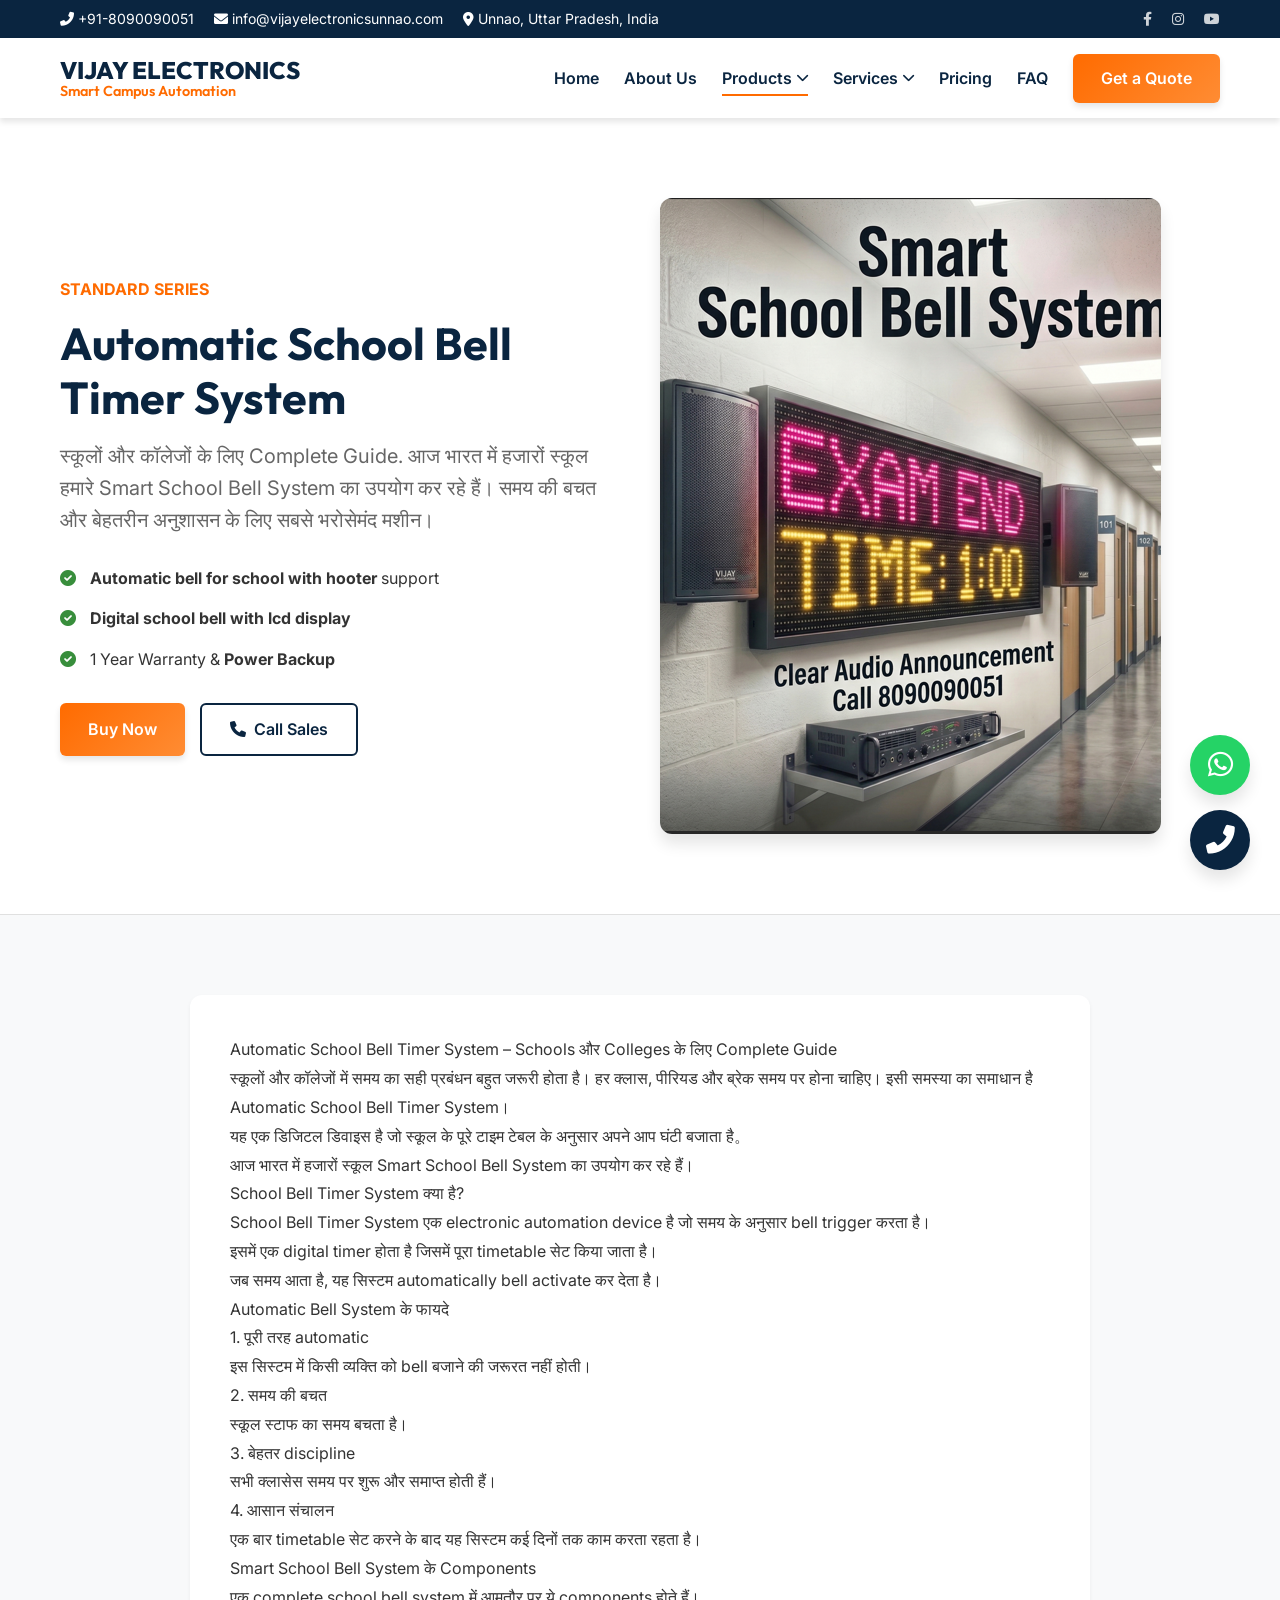
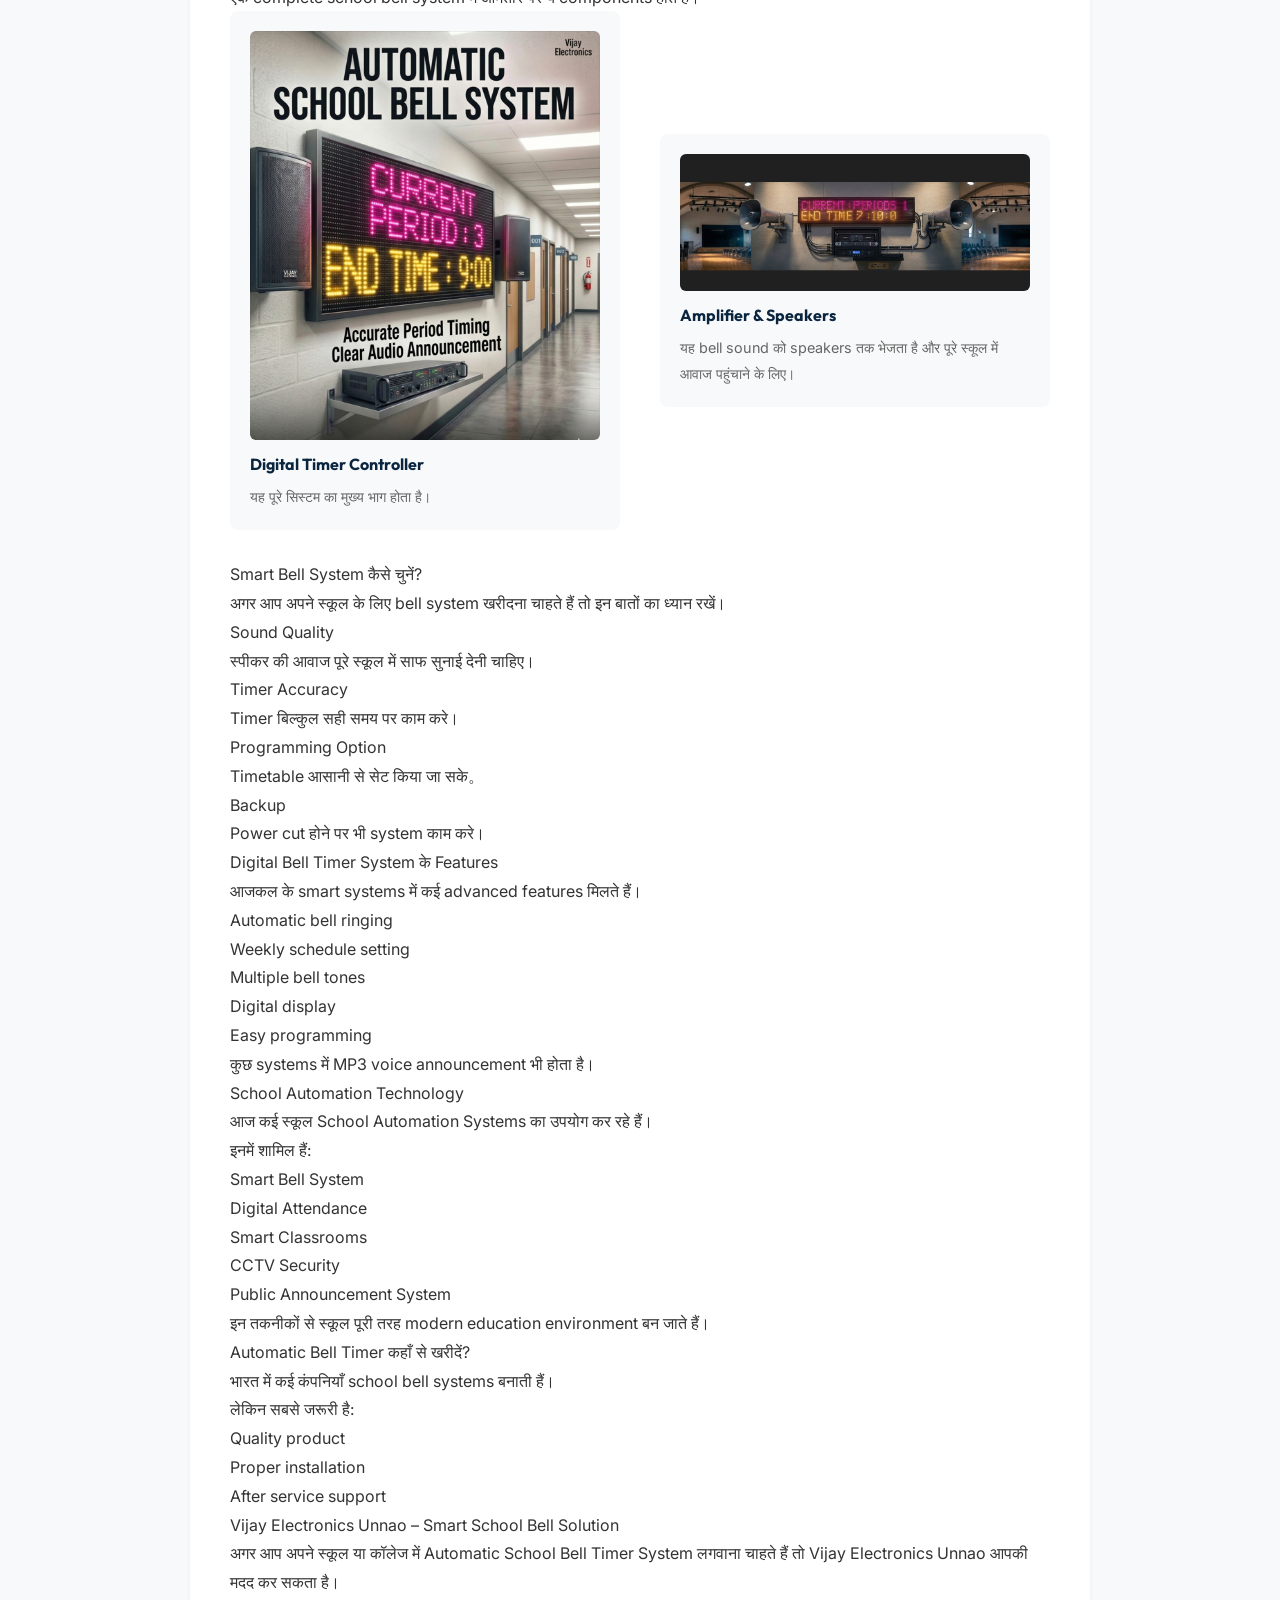
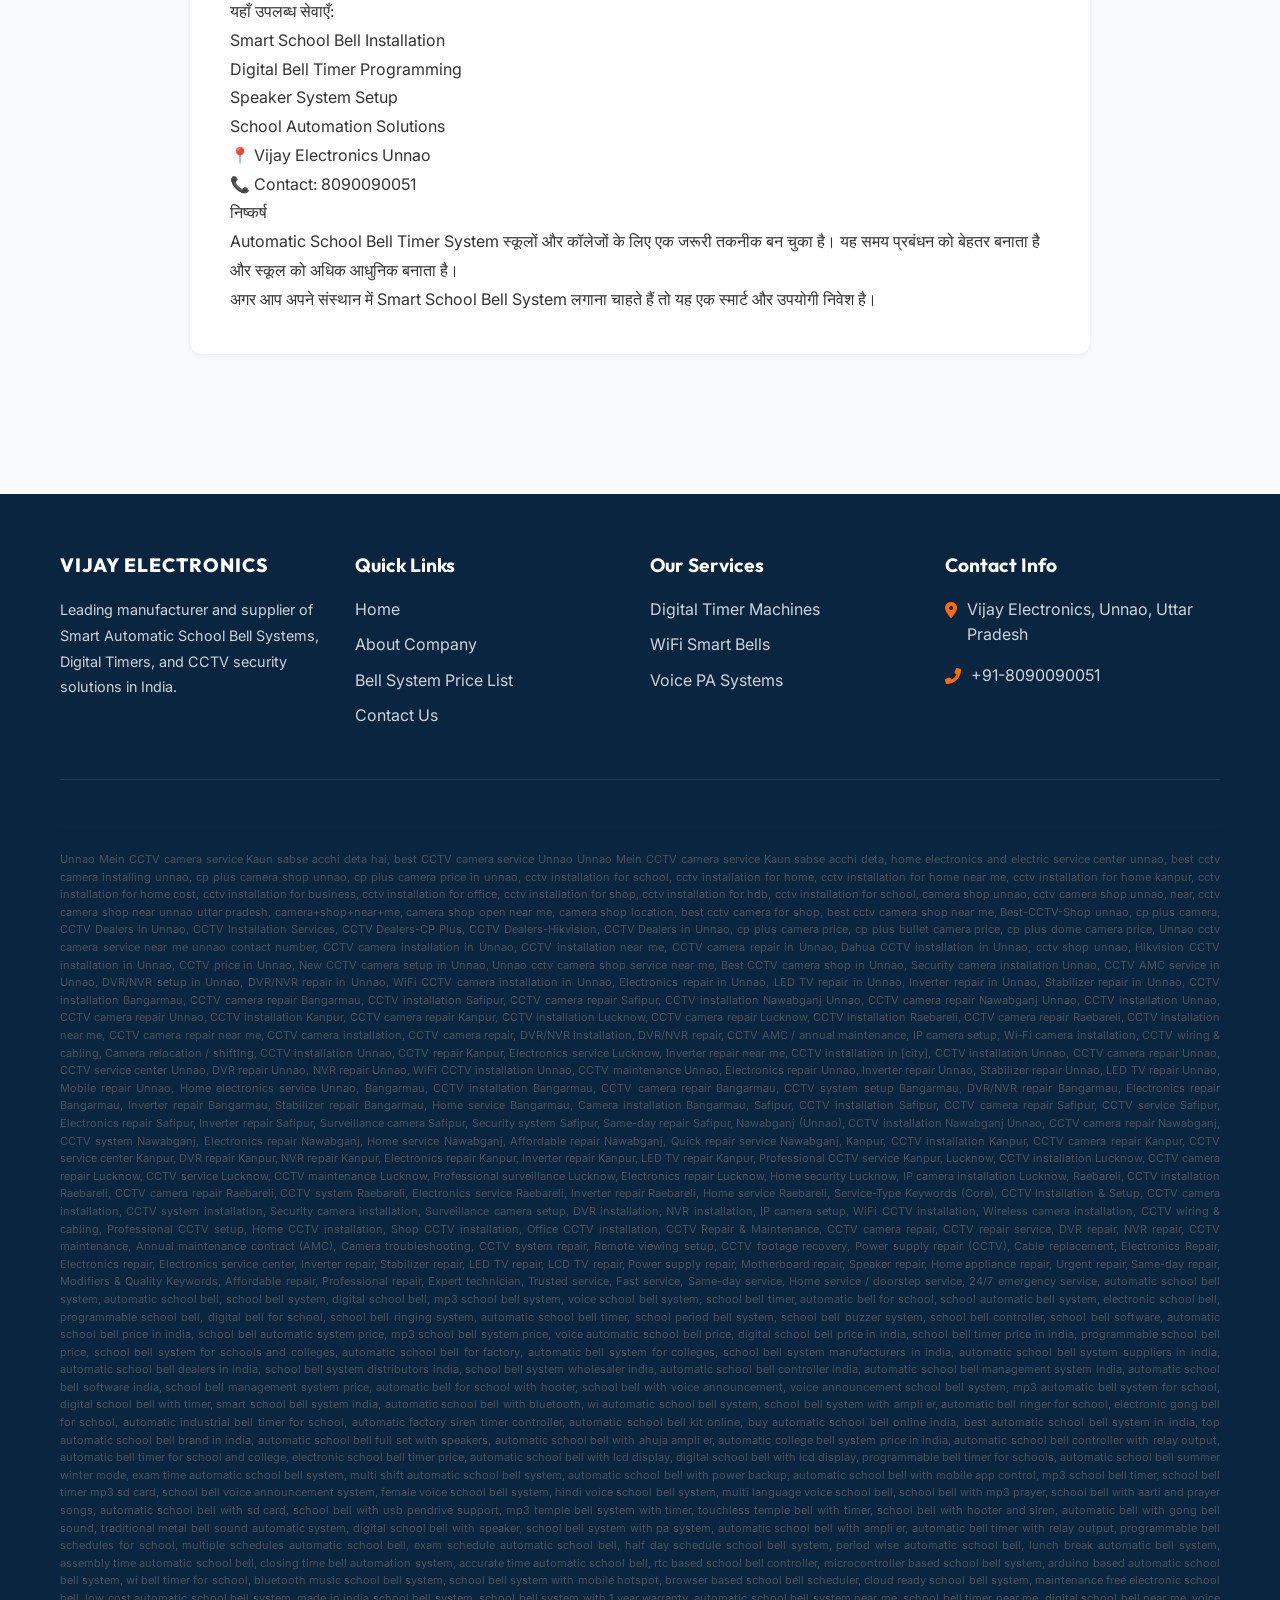
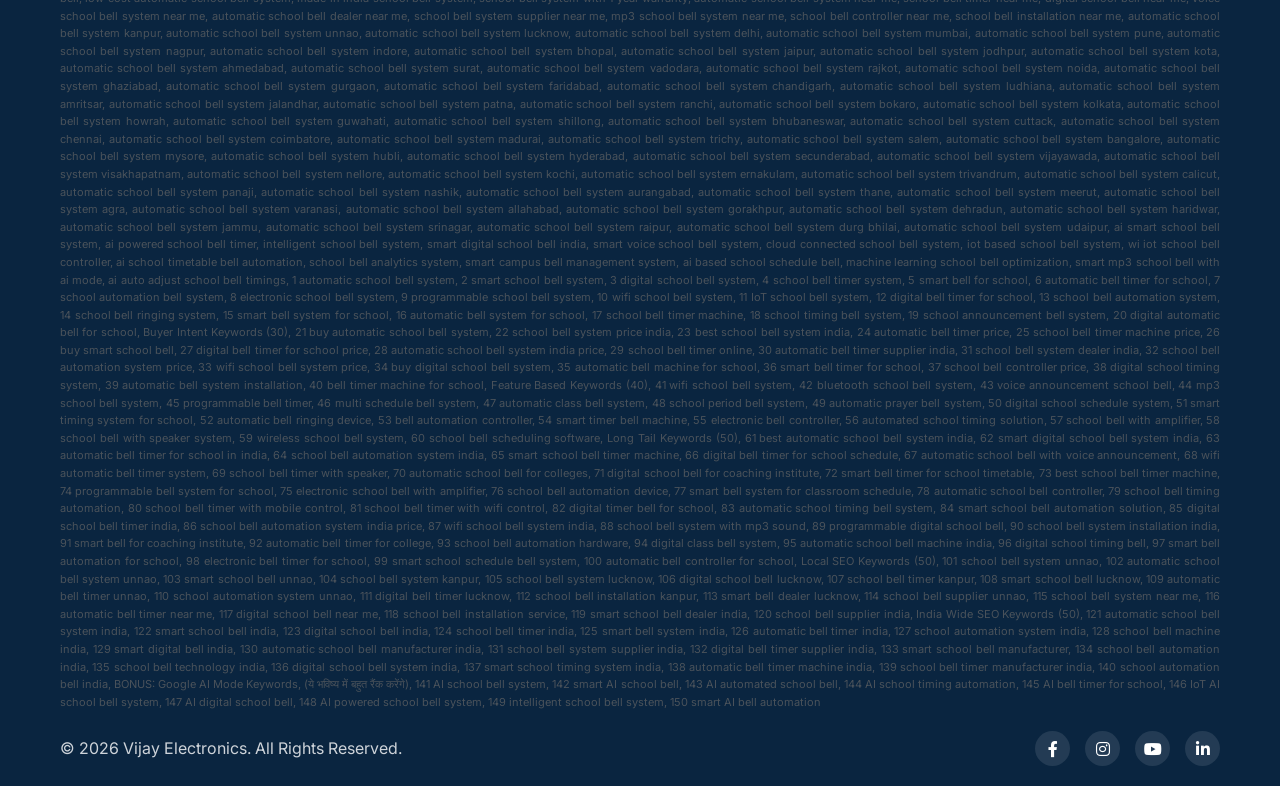
<file: automatic-school-bell-timer.html>
<!DOCTYPE html>
<html lang="hi">

<head>
    <meta charset="UTF-8">
    <meta name="viewport" content="width=device-width, initial-scale=1.0">
    <title>Automatic School Bell Timer System | Digital Bell for Schools</title>
    <meta name="description"
        content="स्कूलों और कॉलेजों के लिए Automatic School Bell Timer System की पूरी जानकारी। Vijay Electronics Unnao से खरीदें best digital bell timer price in India.">
    <meta name="keywords"
        content="automatic school bell timer, digital bell for school, school bell controller, electronic school bell timer price, automatic bell timer supplier india, school automation system">

    <link rel="stylesheet" href="css/style.css">
    <link href="https://cdnjs.cloudflare.com/ajax/libs/font-awesome/6.0.0/css/all.min.css" rel="stylesheet">
    <link
        href="https://fonts.googleapis.com/css2?family=Inter:wght@400;500;600;700&family=Outfit:wght@500;700;800&display=swap"
        rel="stylesheet">

    <script type="application/ld+json">
    {
      "@context": "https://schema.org/",
      "@type": "Product",
      "name": "Digital Automatic School Bell Timer",
      "image": "https://vijayelectronic.github.io/Top-Digital-School-Bell-System-Supplier-in-India/assets/led-school-period-timer-display.png.png",
      "description": "Programmable digital school bell timer with LCD display, weekly scheduling, and relay output for existing gongs.",
      "brand": {
        "@type": "Brand",
        "name": "Vijay Electronics"
      }
    }
    </script>
</head>

<body>
    <!-- Top Bar -->
    <div class="top-bar">
        <div class="container">
            <div class="top-bar-info">
                <span><i class="fas fa-phone-alt"></i> +91-8090090051</span>
                <span><i class="fas fa-envelope"></i> info@vijayelectronicsunnao.com</span>
                <span><i class="fas fa-map-marker-alt"></i> Unnao, Uttar Pradesh, India</span>
            </div>
            <div class="top-bar-social">
                <a href="https://www.facebook.com/VijayChaurasiya" target="_blank"><i class="fab fa-facebook-f"></i></a>
                <a href="https://www.instagram.com/vijayelectronics1" target="_blank"><i
                        class="fab fa-instagram"></i></a>
                <a href="https://www.youtube.com/@vijayelectronics-v6e" target="_blank"><i
                        class="fab fa-youtube"></i></a>
            </div>
        </div>
    </div>

    <!-- Header -->
    <header class="main-header">
        <div class="container">
            <a href="index.html" class="logo">
                <div class="logo-text">VIJAY ELECTRONICS<span>Smart Campus Automation</span></div>
            </a>
            <button class="mobile-toggle"><i class="fas fa-bars"></i></button>
            <nav class="nav-menu">
                <a href="index.html" class="nav-link">Home</a>
                <a href="about.html" class="nav-link">About Us</a>
                <div class="dropdown active">
                    <span class="nav-link dropdown-toggle active">Products <i class="fas fa-chevron-down"
                            style="font-size: 0.8rem;"></i></span>
                    <div class="dropdown-menu">
                        <a href="automatic-school-bell-timer.html" class="dropdown-item"
                            style="color:var(--secondary-orange);">Automatic Bell Timer</a>
                        <a href="iot-smart-school-bell.html" class="dropdown-item">IoT/WiFi Smart Bell</a>
                        <a href="wireless-school-bell-system.html" class="dropdown-item">Wireless Bell System</a>
                        <a href="school-voice-announcement-system.html" class="dropdown-item">Voice Announcement
                            Bell</a>
                    </div>
                </div>
                <div class="dropdown">
                    <span class="nav-link dropdown-toggle">Services <i class="fas fa-chevron-down"
                            style="font-size: 0.8rem;"></i></span>
                    <div class="dropdown-menu">
                        <a href="school-bell-installation-service.html" class="dropdown-item">School Bell
                            Installation</a>
                        <a href="cctv-installation-service.html" class="dropdown-item">CCTV Camera Setup</a>
                    </div>
                </div>
                <a href="school-bell-prices-india.html" class="nav-link">Pricing</a>
                <a href="faq.html" class="nav-link">FAQ</a>
                <a href="contact.html" class="btn btn-primary" style="color: white;">Get a Quote</a>
            </nav>
        </div>
    </header>

    <!-- Product Header -->
    <section class="section-padding" style="background: var(--bg-white); border-bottom: 1px solid var(--border-color);">
        <div class="container">
            <div class="grid-2">
                <div>
                    <span style="color: var(--secondary-orange); font-weight: 700; text-transform: uppercase;">Standard
                        Series</span>
                    <h1 style="font-size: 2.8rem; margin: 15px 0;">Automatic School Bell Timer System</h1>
                    <p class="text-lead">स्कूलों और कॉलेजों के लिए Complete Guide. आज भारत में हजारों स्कूल हमारे Smart
                        School Bell System का उपयोग कर रहे हैं। समय की बचत और बेहतरीन अनुशासन के लिए सबसे भरोसेमंद मशीन।
                    </p>

                    <ul style="list-style: none; margin: 30px 0; padding: 0;">
                        <li style="margin-bottom: 15px;"><i class="fas fa-check-circle"
                                style="color: var(--accent-green); margin-right: 10px;"></i> <strong>Automatic bell for
                                school with hooter</strong> support</li>
                        <li style="margin-bottom: 15px;"><i class="fas fa-check-circle"
                                style="color: var(--accent-green); margin-right: 10px;"></i> <strong>Digital school bell
                                with lcd display</strong></li>
                        <li style="margin-bottom: 15px;"><i class="fas fa-check-circle"
                                style="color: var(--accent-green); margin-right: 10px;"></i> 1 Year Warranty &
                            <strong>Power Backup</strong>
                        </li>
                    </ul>

                    <div style="display: flex; gap: 15px;">
                        <a href="contact.html" class="btn btn-primary">Buy Now</a>
                        <a href="tel:+918090090051" class="btn btn-outline"><i class="fas fa-phone"></i> Call Sales</a>
                    </div>
                </div>
                <div style="text-align: center;">
                    <img src="assets/led-school-period-timer-display.png.png" alt="Digital Bell Timer System"
                        style="max-width: 100%; border-radius: 12px; box-shadow: var(--shadow-lg);">
                </div>
            </div>
        </div>
    </section>

    <!-- Full Article Dump Section -->
    <section class="section-padding bg-light-section">
        <div class="container"
            style="max-width: 900px; background: white; padding: 40px; border-radius: 12px; box-shadow: var(--shadow-sm);">
            <div style="font-size: 1rem; line-height: 1.8; color: var(--text-dark);">
                <p>Automatic School Bell Timer System – Schools और Colleges के लिए Complete Guide</p>
                <p>स्कूलों और कॉलेजों में समय का सही प्रबंधन बहुत जरूरी होता है। हर क्लास, पीरियड और ब्रेक समय पर होना
                    चाहिए। इसी समस्या का समाधान है Automatic School Bell Timer System।</p>
                <p>यह एक डिजिटल डिवाइस है जो स्कूल के पूरे टाइम टेबल के अनुसार अपने आप घंटी बजाता है。</p>
                <p>आज भारत में हजारों स्कूल Smart School Bell System का उपयोग कर रहे हैं।</p>
                <p>School Bell Timer System क्या है?</p>
                <p>School Bell Timer System एक electronic automation device है जो समय के अनुसार bell trigger करता है।
                </p>
                <p>इसमें एक digital timer होता है जिसमें पूरा timetable सेट किया जाता है।</p>
                <p>जब समय आता है, यह सिस्टम automatically bell activate कर देता है।</p>
                <p>Automatic Bell System के फायदे<br>
                    1. पूरी तरह automatic<br>
                    इस सिस्टम में किसी व्यक्ति को bell बजाने की जरूरत नहीं होती।<br>
                    2. समय की बचत<br>
                    स्कूल स्टाफ का समय बचता है।<br>
                    3. बेहतर discipline<br>
                    सभी क्लासेस समय पर शुरू और समाप्त होती हैं।<br>
                    4. आसान संचालन<br>
                    एक बार timetable सेट करने के बाद यह सिस्टम कई दिनों तक काम करता रहता है।</p>
                <p>Smart School Bell System के Components</p>
                <p>एक complete school bell system में आमतौर पर ये components होते हैं।</p>
                <div class="grid-2" style="margin-bottom: 30px;">
                    <div style="background: var(--bg-light); padding: 20px; border-radius: 8px;">
                        <img src="assets/digital-school-bell-display-system.png.png" alt="Digital Timer"
                            style="width: 100%; border-radius: 6px; margin-bottom: 15px;">
                        <h4 style="margin-bottom: 10px;">Digital Timer Controller</h4>
                        <p style="font-size: 0.9rem; color: var(--text-muted); margin: 0;">यह पूरे सिस्टम का मुख्य भाग
                            होता है।</p>
                    </div>
                    <div style="background: var(--bg-light); padding: 20px; border-radius: 8px;">
                        <img src="assets/automatic-school-bell-with-speakers.png.png" alt="Bell System"
                            style="width: 100%; border-radius: 6px; margin-bottom: 15px;">
                        <h4 style="margin-bottom: 10px;">Amplifier & Speakers</h4>
                        <p style="font-size: 0.9rem; color: var(--text-muted); margin: 0;">यह bell sound को speakers तक
                            भेजता है और पूरे स्कूल में आवाज पहुंचाने के लिए।</p>
                    </div>
                </div>
                <p>Smart Bell System कैसे चुनें?</p>
                <p>अगर आप अपने स्कूल के लिए bell system खरीदना चाहते हैं तो इन बातों का ध्यान रखें।</p>
                <p>Sound Quality<br>
                    स्पीकर की आवाज पूरे स्कूल में साफ सुनाई देनी चाहिए।<br>
                    Timer Accuracy<br>
                    Timer बिल्कुल सही समय पर काम करे।<br>
                    Programming Option<br>
                    Timetable आसानी से सेट किया जा सके。<br>
                    Backup<br>
                    Power cut होने पर भी system काम करे।</p>
                <p>Digital Bell Timer System के Features</p>
                <p>आजकल के smart systems में कई advanced features मिलते हैं।</p>
                <p>Automatic bell ringing<br>
                    Weekly schedule setting<br>
                    Multiple bell tones<br>
                    Digital display<br>
                    Easy programming</p>
                <p>कुछ systems में MP3 voice announcement भी होता है।</p>
                <p>School Automation Technology</p>
                <p>आज कई स्कूल School Automation Systems का उपयोग कर रहे हैं।</p>
                <p>इनमें शामिल हैं:<br>
                    Smart Bell System<br>
                    Digital Attendance<br>
                    Smart Classrooms<br>
                    CCTV Security<br>
                    Public Announcement System</p>
                <p>इन तकनीकों से स्कूल पूरी तरह modern education environment बन जाते हैं।</p>
                <p>Automatic Bell Timer कहाँ से खरीदें?</p>
                <p>भारत में कई कंपनियाँ school bell systems बनाती हैं।</p>
                <p>लेकिन सबसे जरूरी है:<br>
                    Quality product<br>
                    Proper installation<br>
                    After service support</p>
                <p>Vijay Electronics Unnao – Smart School Bell Solution</p>
                <p>अगर आप अपने स्कूल या कॉलेज में Automatic School Bell Timer System लगवाना चाहते हैं तो Vijay
                    Electronics Unnao आपकी मदद कर सकता है।</p>
                <p>यहाँ उपलब्ध सेवाएँ:<br>
                    Smart School Bell Installation<br>
                    Digital Bell Timer Programming<br>
                    Speaker System Setup<br>
                    School Automation Solutions</p>
                <p>📍 Vijay Electronics Unnao<br>
                    📞 Contact: 8090090051</p>
                <p>निष्कर्ष</p>
                <p>Automatic School Bell Timer System स्कूलों और कॉलेजों के लिए एक जरूरी तकनीक बन चुका है। यह समय
                    प्रबंधन को बेहतर बनाता है और स्कूल को अधिक आधुनिक बनाता है।</p>
                <p>अगर आप अपने संस्थान में Smart School Bell System लगाना चाहते हैं तो यह एक स्मार्ट और उपयोगी निवेश है।
                </p>
            </div>
        </div>
    </section>

    <!-- Floating Actions & Simple Footer -->
    <div class="floating-actions">
        <a href="https://wa.me/918090090051" target="_blank" class="float-btn float-whatsapp"><i
                class="fab fa-whatsapp"></i></a>
        <a href="tel:+918090090051" class="float-btn float-call"><i class="fas fa-phone-alt"></i></a>
    </div>

    <!-- Main Footer -->
    <footer class="main-footer">
        <div class="container">
            <div class="grid-4" style="margin-bottom: 40px;">
                <div>
                    <h4 style="font-family: var(--font-heading); font-weight: 800; letter-spacing: 1px;">VIJAY
                        ELECTRONICS</h4>
                    <p style="font-size: 0.9rem; line-height: 1.8;">Leading manufacturer and supplier of Smart Automatic
                        School Bell Systems, Digital Timers, and CCTV security solutions in India.</p>
                </div>
                <div>
                    <h4>Quick Links</h4>
                    <ul class="footer-links">
                        <li><a href="index.html">Home</a></li>
                        <li><a href="about.html">About Company</a></li>
                        <li><a href="school-bell-prices-india.html">Bell System Price List</a></li>
                        <li><a href="contact.html">Contact Us</a></li>
                    </ul>
                </div>
                <div>
                    <h4>Our Services</h4>
                    <ul class="footer-links">
                        <li><a href="automatic-school-bell-timer.html">Digital Timer Machines</a></li>
                        <li><a href="iot-smart-school-bell.html">WiFi Smart Bells</a></li>
                        <li><a href="school-voice-announcement-system.html">Voice PA Systems</a></li>
                    </ul>
                </div>
                <div>
                    <h4>Contact Info</h4>
                    <ul class="footer-contact" style="list-style: none; padding: 0;">
                        <li><i class="fas fa-map-marker-alt"></i> <span>Vijay Electronics, Unnao, Uttar Pradesh</span>
                        </li>
                        <li><i class="fas fa-phone-alt"></i> <span>+91-8090090051</span></li>
                    </ul>
                </div>
            </div>
            <div class="footer-bottom">
                <div class="seo-tags-footer" style="margin-top: 30px; padding-top: 20px; border-top: 1px solid rgba(0,0,0,0.1); font-size: 11px; color: var(--text-muted); opacity: 0.7; line-height: 1.6; text-align: justify; word-break: break-word;">
                    Unnao Mein CCTV camera service Kaun sabse acchi deta hai, best CCTV camera service Unnao Unnao Mein CCTV camera service Kaun sabse acchi deta, home electronics and electric service center unnao, best cctv camera installing unnao, cp plus camera shop unnao, cp plus camera price in unnao, cctv installation for school, cctv installation for home, cctv installation for home near me, cctv installation for home kanpur, cctv installation for home cost, cctv installation for business, cctv installation for office, cctv installation for shop, cctv installation for hdb, cctv installation for school, camera shop unnao, cctv camera shop unnao, near, cctv camera shop near unnao uttar pradesh, camera+shop+near+me, camera shop open near me, camera shop location, best cctv camera for shop, best cctv camera shop near me, Best-CCTV-Shop unnao, cp plus camera, CCTV Dealers in Unnao, CCTV Installation Services, CCTV Dealers-CP Plus, CCTV Dealers-Hikvision, CCTV Dealers in Unnao, cp plus camera price, cp plus bullet camera price, cp plus dome camera price, Unnao cctv camera service near me unnao contact number, CCTV camera installation in Unnao, CCTV installation near me, CCTV camera repair in Unnao, Dahua CCTV installation in Unnao, cctv shop unnao, Hikvision CCTV installation in Unnao, CCTV price in Unnao, New CCTV camera setup in Unnao, Unnao cctv camera shop service near me, Best CCTV camera shop in Unnao, Security camera installation Unnao, CCTV AMC service in Unnao, DVR/NVR setup in Unnao, DVR/NVR repair in Unnao, WiFi CCTV camera installation in Unnao, Electronics repair in Unnao, LED TV repair in Unnao, Inverter repair in Unnao, Stabilizer repair in Unnao, CCTV installation Bangarmau, CCTV camera repair Bangarmau, CCTV installation Safipur, CCTV camera repair Safipur, CCTV installation Nawabganj Unnao, CCTV camera repair Nawabganj Unnao, CCTV installation Unnao, CCTV camera repair Unnao, CCTV installation Kanpur, CCTV camera repair Kanpur, CCTV installation Lucknow, CCTV camera repair Lucknow, CCTV installation Raebareli, CCTV camera repair Raebareli, CCTV installation near me, CCTV camera repair near me, CCTV camera installation, CCTV camera repair, DVR/NVR installation, DVR/NVR repair, CCTV AMC / annual maintenance, IP camera setup, Wi‑Fi camera installation, CCTV wiring & cabling, Camera relocation / shifting, CCTV installation Unnao, CCTV repair Kanpur, Electronics service Lucknow, Inverter repair near me, CCTV installation in [city], CCTV installation Unnao, CCTV camera repair Unnao, CCTV service center Unnao, DVR repair Unnao, NVR repair Unnao, WiFi CCTV installation Unnao, CCTV maintenance Unnao, Electronics repair Unnao, Inverter repair Unnao, Stabilizer repair Unnao, LED TV repair Unnao, Mobile repair Unnao, Home electronics service Unnao, Bangarmau, CCTV installation Bangarmau, CCTV camera repair Bangarmau, CCTV system setup Bangarmau, DVR/NVR repair Bangarmau, Electronics repair Bangarmau, Inverter repair Bangarmau, Stabilizer repair Bangarmau, Home service Bangarmau, Camera installation Bangarmau, Safipur, CCTV installation Safipur, CCTV camera repair Safipur, CCTV service Safipur, Electronics repair Safipur, Inverter repair Safipur, Surveillance camera Safipur, Security system Safipur, Same-day repair Safipur, Nawabganj (Unnao), CCTV installation Nawabganj Unnao, CCTV camera repair Nawabganj, CCTV system Nawabganj, Electronics repair Nawabganj, Home service Nawabganj, Affordable repair Nawabganj, Quick repair service Nawabganj, Kanpur, CCTV installation Kanpur, CCTV camera repair Kanpur, CCTV service center Kanpur, DVR repair Kanpur, NVR repair Kanpur, Electronics repair Kanpur, Inverter repair Kanpur, LED TV repair Kanpur, Professional CCTV service Kanpur, Lucknow, CCTV installation Lucknow, CCTV camera repair Lucknow, CCTV service Lucknow, CCTV maintenance Lucknow, Professional surveillance Lucknow, Electronics repair Lucknow, Home security Lucknow, IP camera installation Lucknow, Raebareli, CCTV installation Raebareli, CCTV camera repair Raebareli, CCTV system Raebareli, Electronics service Raebareli, Inverter repair Raebareli, Home service Raebareli, Service-Type Keywords (Core), CCTV Installation & Setup, CCTV camera installation, CCTV system installation, Security camera installation, Surveillance camera setup, DVR installation, NVR installation, IP camera setup, WiFi CCTV installation, Wireless camera installation, CCTV wiring & cabling, Professional CCTV setup, Home CCTV installation, Shop CCTV installation, Office CCTV installation, CCTV Repair & Maintenance, CCTV camera repair, CCTV repair service, DVR repair, NVR repair, CCTV maintenance, Annual maintenance contract (AMC), Camera troubleshooting, CCTV system repair, Remote viewing setup, CCTV footage recovery, Power supply repair (CCTV), Cable replacement, Electronics Repair, Electronics repair, Electronics service center, Inverter repair, Stabilizer repair, LED TV repair, LCD TV repair, Power supply repair, Motherboard repair, Speaker repair, Home appliance repair, Urgent repair, Same-day repair, Modifiers & Quality Keywords, Affordable repair, Professional repair, Expert technician, Trusted service, Fast service, Same-day service, Home service / doorstep service, 24/7 emergency service, automatic school bell system, automatic school bell, school bell system, digital school bell, mp3 school bell system, voice school bell system, school bell timer, automatic bell for school, school automatic bell system, electronic school bell, programmable school bell, digital bell for school, school bell ringing system, automatic school bell timer, school period bell system, school bell buzzer system, school bell controller, school bell software, automatic school bell price in india, school bell automatic system price, mp3 school bell system price, voice automatic school bell price, digital school bell price in india, school bell timer price in india, programmable school bell price, school bell system for schools and colleges, automatic school bell for factory, automatic bell system for colleges, school bell system manufacturers in india, automatic school bell system suppliers in india, automatic school bell dealers in india, school bell system distributors india, school bell system wholesaler india, automatic school bell controller india, automatic school bell management system india, automatic school bell software india, school bell management system price, automatic bell for school with hooter, school bell with voice announcement, voice announcement school bell system, mp3 automatic bell system for school, digital school bell with timer, smart school bell system india, automatic school bell with bluetooth, wi automatic school bell system, school bell system with ampli er, automatic bell ringer for school, electronic gong bell for school, automatic industrial bell timer for school, automatic factory siren timer controller, automatic school bell kit online, buy automatic school bell online india, best automatic school bell system in india, top automatic school bell brand in india, automatic school bell full set with speakers, automatic school bell with ahuja ampli er, automatic college bell system price in india, automatic school bell controller with relay output, automatic bell timer for school and college, electronic school bell timer price, automatic school bell with lcd display, digital school bell with lcd display, programmable bell timer for schools, automatic school bell summer winter mode, exam time automatic school bell system, multi shift automatic school bell system, automatic school bell with power backup, automatic school bell with mobile app control, mp3 school bell timer, school bell timer mp3 sd card, school bell voice announcement system, female voice school bell system, hindi voice school bell system, multi language voice school bell, school bell with mp3 prayer, school bell with aarti and prayer songs, automatic school bell with sd card, school bell with usb pendrive support, mp3 temple bell system with timer, touchless temple bell with timer, school bell with hooter and siren, automatic bell with gong bell sound, traditional metal bell sound automatic system, digital school bell with speaker, school bell system with pa system, automatic school bell with ampli er, automatic bell timer with relay output, programmable bell schedules for school, multiple schedules automatic school bell, exam schedule automatic school bell, half day schedule school bell system, period wise automatic school bell, lunch break automatic bell system, assembly time automatic school bell, closing time bell automation system, accurate time automatic school bell, rtc based school bell controller, microcontroller based school bell system, arduino based automatic school bell system, wi bell timer for school, bluetooth music school bell system, school bell system with mobile hotspot, browser based school bell scheduler, cloud ready school bell system, maintenance free electronic school bell, low cost automatic school bell system, made in india school bell system, school bell system with 1 year warranty, automatic school bell system near me, school bell timer near me, digital school bell near me, voice school bell system near me, automatic school bell dealer near me, school bell system supplier near me, mp3 school bell system near me, school bell controller near me, school bell installation near me, automatic school bell system kanpur, automatic school bell system unnao, automatic school bell system lucknow, automatic school bell system delhi, automatic school bell system mumbai, automatic school bell system pune, automatic school bell system nagpur, automatic school bell system indore, automatic school bell system bhopal, automatic school bell system jaipur, automatic school bell system jodhpur, automatic school bell system kota, automatic school bell system ahmedabad, automatic school bell system surat, automatic school bell system vadodara, automatic school bell system rajkot, automatic school bell system noida, automatic school bell system ghaziabad, automatic school bell system gurgaon, automatic school bell system faridabad, automatic school bell system chandigarh, automatic school bell system ludhiana, automatic school bell system amritsar, automatic school bell system jalandhar, automatic school bell system patna, automatic school bell system ranchi, automatic school bell system bokaro, automatic school bell system kolkata, automatic school bell system howrah, automatic school bell system guwahati, automatic school bell system shillong, automatic school bell system bhubaneswar, automatic school bell system cuttack, automatic school bell system chennai, automatic school bell system coimbatore, automatic school bell system madurai, automatic school bell system trichy, automatic school bell system salem, automatic school bell system bangalore, automatic school bell system mysore, automatic school bell system hubli, automatic school bell system hyderabad, automatic school bell system secunderabad, automatic school bell system vijayawada, automatic school bell system visakhapatnam, automatic school bell system nellore, automatic school bell system kochi, automatic school bell system ernakulam, automatic school bell system trivandrum, automatic school bell system calicut, automatic school bell system panaji, automatic school bell system nashik, automatic school bell system aurangabad, automatic school bell system thane, automatic school bell system meerut, automatic school bell system agra, automatic school bell system varanasi, automatic school bell system allahabad, automatic school bell system gorakhpur, automatic school bell system dehradun, automatic school bell system haridwar, automatic school bell system jammu, automatic school bell system srinagar, automatic school bell system raipur, automatic school bell system durg bhilai, automatic school bell system udaipur, ai smart school bell system, ai powered school bell timer, intelligent school bell system, smart digital school bell india, smart voice school bell system, cloud connected school bell system, iot based school bell system, wi iot school bell controller, ai school timetable bell automation, school bell analytics system, smart campus bell management system, ai based school schedule bell, machine learning school bell optimization, smart mp3 school bell with ai mode, ai auto adjust school bell timings, 1 automatic school bell system, 2 smart school bell system, 3 digital school bell system, 4 school bell timer system, 5 smart bell for school, 6 automatic bell timer for school, 7 school automation bell system, 8 electronic school bell system, 9 programmable school bell system, 10 wifi school bell system, 11 IoT school bell system, 12 digital bell timer for school, 13 school bell automation system, 14 school bell ringing system, 15 smart bell system for school, 16 automatic bell system for school, 17 school bell timer machine, 18 school timing bell system, 19 school announcement bell system, 20 digital automatic bell for school, Buyer Intent Keywords (30), 21 buy automatic school bell system, 22 school bell system price india, 23 best school bell system india, 24 automatic bell timer price, 25 school bell timer machine price, 26 buy smart school bell, 27 digital bell timer for school price, 28 automatic school bell system india price, 29 school bell timer online, 30 automatic bell timer supplier india, 31 school bell system dealer india, 32 school bell automation system price, 33 wifi school bell system price, 34 buy digital school bell system, 35 automatic bell machine for school, 36 smart bell timer for school, 37 school bell controller price, 38 digital school timing system, 39 automatic bell system installation, 40 bell timer machine for school, Feature Based Keywords (40), 41 wifi school bell system, 42 bluetooth school bell system, 43 voice announcement school bell, 44 mp3 school bell system, 45 programmable bell timer, 46 multi schedule bell system, 47 automatic class bell system, 48 school period bell system, 49 automatic prayer bell system, 50 digital school schedule system, 51 smart timing system for school, 52 automatic bell ringing device, 53 bell automation controller, 54 smart timer bell machine, 55 electronic bell controller, 56 automated school timing solution, 57 school bell with amplifier, 58 school bell with speaker system, 59 wireless school bell system, 60 school bell scheduling software, Long Tail Keywords (50), 61 best automatic school bell system india, 62 smart digital school bell system india, 63 automatic bell timer for school in india, 64 school bell automation system india, 65 smart school bell timer machine, 66 digital bell timer for school schedule, 67 automatic school bell with voice announcement, 68 wifi automatic bell timer system, 69 school bell timer with speaker, 70 automatic school bell for colleges, 71 digital school bell for coaching institute, 72 smart bell timer for school timetable, 73 best school bell timer machine, 74 programmable bell system for school, 75 electronic school bell with amplifier, 76 school bell automation device, 77 smart bell system for classroom schedule, 78 automatic school bell controller, 79 school bell timing automation, 80 school bell timer with mobile control, 81 school bell timer with wifi control, 82 digital timer bell for school, 83 automatic school timing bell system, 84 smart school bell automation solution, 85 digital school bell timer india, 86 school bell automation system india price, 87 wifi school bell system india, 88 school bell system with mp3 sound, 89 programmable digital school bell, 90 school bell system installation india, 91 smart bell for coaching institute, 92 automatic bell timer for college, 93 school bell automation hardware, 94 digital class bell system, 95 automatic school bell machine india, 96 digital school timing bell, 97 smart bell automation for school, 98 electronic bell timer for school, 99 smart school schedule bell system, 100 automatic bell controller for school, Local SEO Keywords (50), 101 school bell system unnao, 102 automatic school bell system unnao, 103 smart school bell unnao, 104 school bell system kanpur, 105 school bell system lucknow, 106 digital school bell lucknow, 107 school bell timer kanpur, 108 smart school bell lucknow, 109 automatic bell timer unnao, 110 school automation system unnao, 111 digital bell timer lucknow, 112 school bell installation kanpur, 113 smart bell dealer lucknow, 114 school bell supplier unnao, 115 school bell system near me, 116 automatic bell timer near me, 117 digital school bell near me, 118 school bell installation service, 119 smart school bell dealer india, 120 school bell supplier india, India Wide SEO Keywords (50), 121 automatic school bell system india, 122 smart school bell india, 123 digital school bell india, 124 school bell timer india, 125 smart bell system india, 126 automatic bell timer india, 127 school automation system india, 128 school bell machine india, 129 smart digital bell india, 130 automatic school bell manufacturer india, 131 school bell system supplier india, 132 digital bell timer supplier india, 133 smart school bell manufacturer, 134 school bell automation india, 135 school bell technology india, 136 digital school bell system india, 137 smart school timing system india, 138 automatic bell timer machine india, 139 school bell timer manufacturer india, 140 school automation bell india, BONUS: Google AI Mode Keywords, (ये भविष्य में बहुत रैंक करेंगे), 141 AI school bell system, 142 smart AI school bell, 143 AI automated school bell, 144 AI school timing automation, 145 AI bell timer for school, 146 IoT AI school bell system, 147 AI digital school bell, 148 AI powered school bell system, 149 intelligent school bell system, 150 smart AI bell automation
                </div>

                <p>&copy; 2026 Vijay Electronics. All Rights Reserved.</p>
                <div class="social-links">
                    <a href="https://www.facebook.com/VijayChaurasiya" target="_blank" class="social-icon"><i
                            class="fab fa-facebook-f"></i></a>
                    <a href="https://www.instagram.com/vijayelectronics1" target="_blank" class="social-icon"><i
                            class="fab fa-instagram"></i></a>
                    <a href="https://www.youtube.com/@vijayelectronics-v6e" target="_blank" class="social-icon"><i
                            class="fab fa-youtube"></i></a>
                    <a href="https://www.linkedin.com/in/vijay-electronics-3920512bb" target="_blank"
                        class="social-icon"><i class="fab fa-linkedin-in"></i></a>
                </div>
            </div>
        </div>
    </footer>
    <script src="js/main.js"></script>
</body>

</html>
</file>
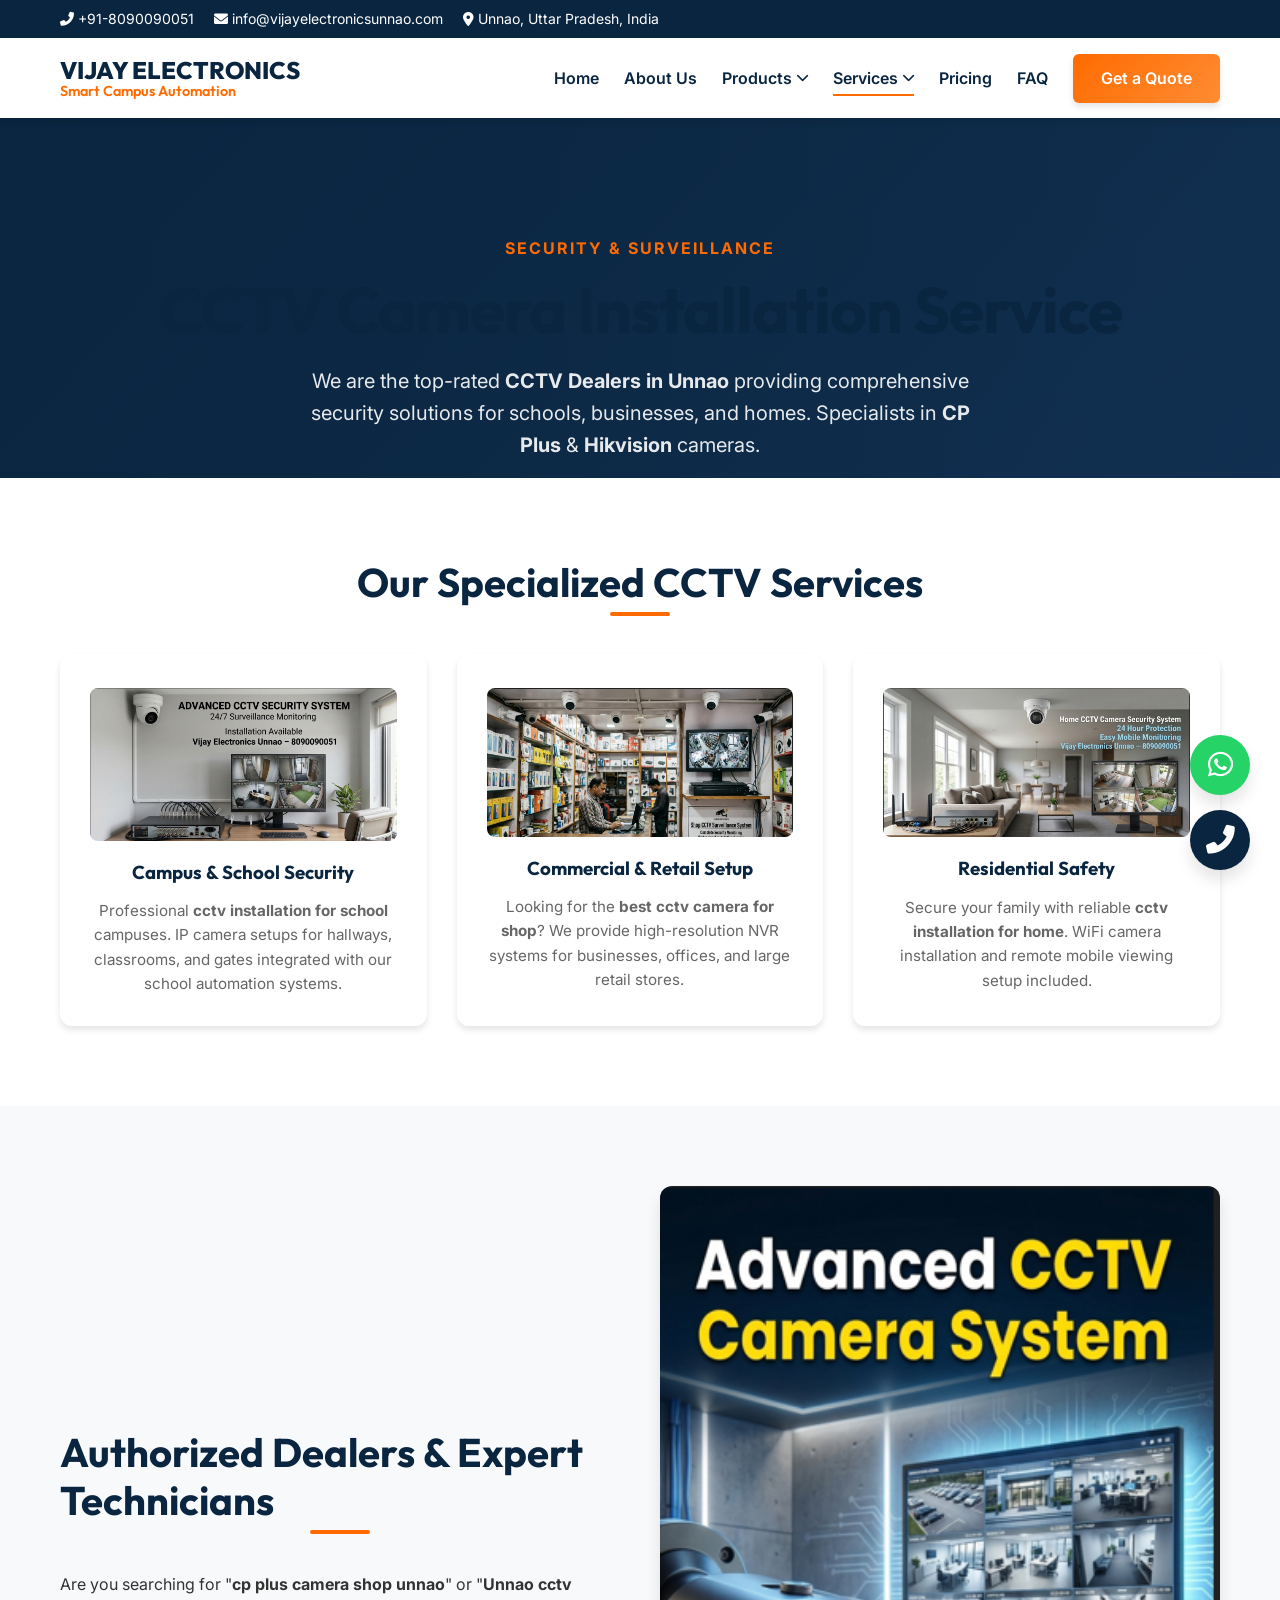
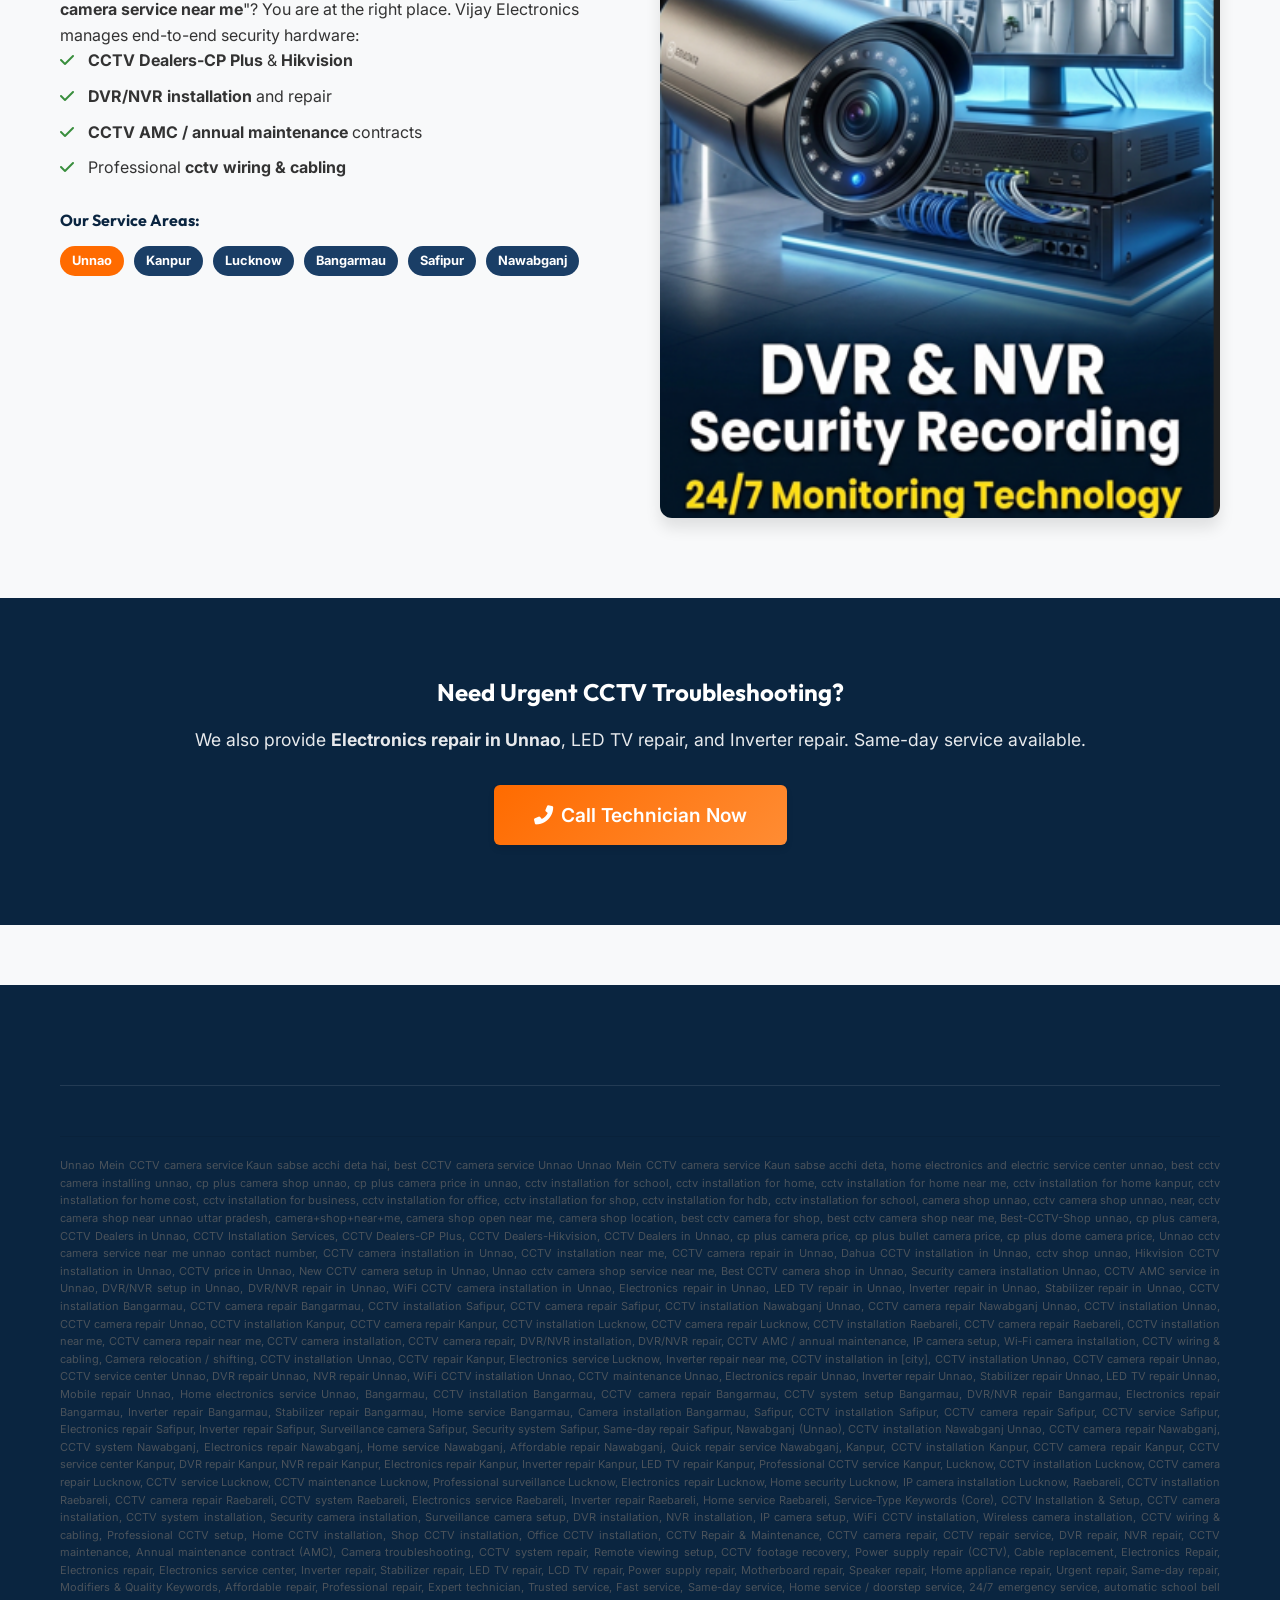
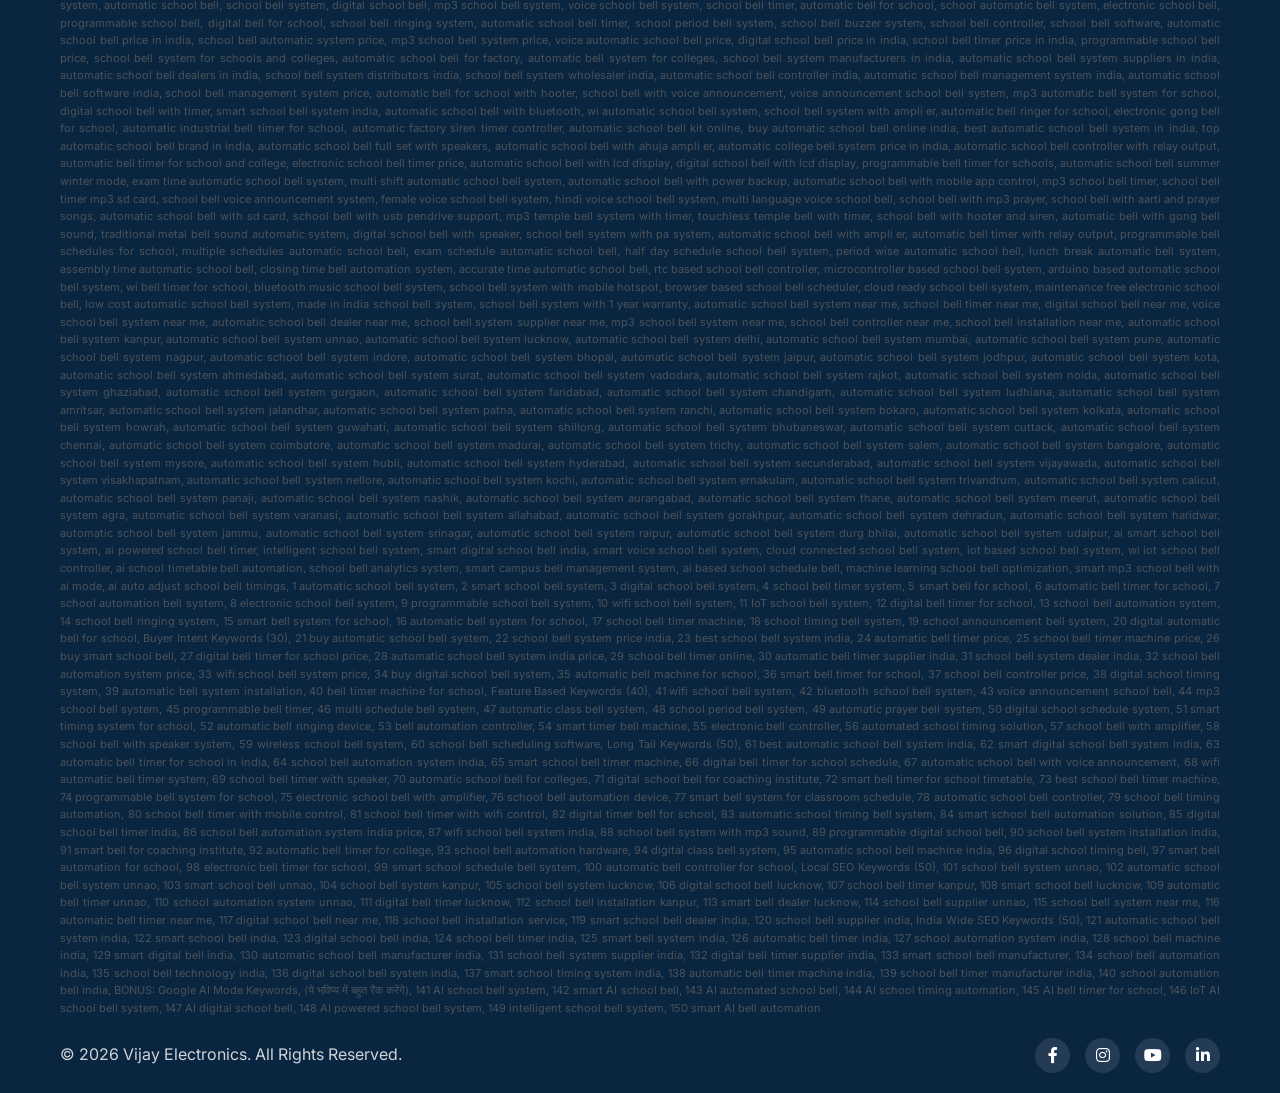
<file: cctv-installation-service.html>
<!DOCTYPE html>
<html lang="en">

<head>
    <meta charset="UTF-8">
    <meta name="viewport" content="width=device-width, initial-scale=1.0">
    <!-- Primary Meta Tags -->
    <title>Best CCTV Camera Installation Service Unnao | CP Plus & Hikvision Dealers</title>
    <meta name="description"
        content="Top CCTV installation service in Unnao, Kanpur & Lucknow. Authorized dealers for CP Plus and Hikvision cameras for schools, homes, and shops.">
    <meta name="keywords"
        content="cctv camera installation in unnao, best cctv camera installing unnao, cctv dealers in unnao, cp plus camera shop unnao, cctv installation for school, cctv camera repair near me">

    <!-- Open Graph -->
    <meta property="og:type" content="website">
    <meta property="og:url" content="https://vijayelectronic.github.io/Top-Digital-School-Bell-System-Supplier-in-India/cctv-installation-service.html">
    <meta property="og:title" content="Best CCTV Camera Installation Service in Unnao & Kanpur">
    <meta property="og:description"
        content="Top CCTV installation service in Unnao, Kanpur & Lucknow. Authorized dealers for CP Plus and Hikvision cameras.">

    <!-- CSS and Fonts -->
    <link rel="stylesheet" href="css/style.css">
    <link href="https://cdnjs.cloudflare.com/ajax/libs/font-awesome/6.0.0/css/all.min.css" rel="stylesheet">
    <link
        href="https://fonts.googleapis.com/css2?family=Inter:wght@400;500;600;700&family=Outfit:wght@500;700;800&display=swap"
        rel="stylesheet">

    <!-- JSON-LD Schema: LocalBusiness -->
    <script type="application/ld+json">
    {
      "@context": "https://schema.org",
      "@type": "LocalBusiness",
      "name": "Vijay Electronics CCTV Services",
      "image": "https://vijayelectronic.github.io/Top-Digital-School-Bell-System-Supplier-in-India/assets/logo.png",
      "@id": "https://vijayelectronic.github.io/Top-Digital-School-Bell-System-Supplier-in-India/",
      "url": "https://vijayelectronic.github.io/Top-Digital-School-Bell-System-Supplier-in-India/cctv-installation-service.html",
      "telephone": "+91-8090090051",
      "areaServed": ["Unnao", "Kanpur", "Lucknow", "Bangarmau", "Safipur"],
      "description": "Expert CCTV installation, DVR/NVR repair, and electronics services in Unnao and nearby cities. Authorized Hikvision and CP Plus dealers."
    }
    </script>
</head>

<body>

    <!-- Top Bar -->
    <div class="top-bar">
        <div class="container">
            <div class="top-bar-info">
                <span><i class="fas fa-phone-alt"></i> +91-8090090051</span>
                <span><i class="fas fa-envelope"></i> info@vijayelectronicsunnao.com</span>
                <span><i class="fas fa-map-marker-alt"></i> Unnao, Uttar Pradesh, India</span>
            </div>
        </div>
    </div>

    <!-- Header & Navigation -->
    <header class="main-header">
        <div class="container">
            <a href="index.html" class="logo">
                <div class="logo-text">VIJAY ELECTRONICS<span>Smart Campus Automation</span></div>
            </a>

            <button class="mobile-toggle"><i class="fas fa-bars"></i></button>

            <nav class="nav-menu">
                <a href="index.html" class="nav-link">Home</a>
                <a href="about.html" class="nav-link">About Us</a>

                <div class="dropdown">
                    <span class="nav-link dropdown-toggle">Products <i class="fas fa-chevron-down"
                            style="font-size: 0.8rem;"></i></span>
                    <div class="dropdown-menu">
                        <a href="automatic-school-bell-timer.html" class="dropdown-item">Automatic Bell Timer</a>
                        <a href="iot-smart-school-bell.html" class="dropdown-item">IoT/WiFi Smart Bell</a>
                        <a href="wireless-school-bell-system.html" class="dropdown-item">Wireless Bell System</a>
                        <a href="school-voice-announcement-system.html" class="dropdown-item">Voice Announcement
                            Bell</a>
                    </div>
                </div>

                <div class="dropdown active">
                    <span class="nav-link dropdown-toggle active">Services <i class="fas fa-chevron-down"
                            style="font-size: 0.8rem;"></i></span>
                    <div class="dropdown-menu">
                        <a href="school-bell-installation-service.html" class="dropdown-item">School Bell
                            Installation</a>
                        <a href="cctv-installation-service.html" class="dropdown-item"
                            style="color:var(--secondary-orange);">CCTV Camera Setup</a>
                    </div>
                </div>

                <a href="school-bell-prices-india.html" class="nav-link">Pricing</a>
                <a href="faq.html" class="nav-link">FAQ</a>
                <a href="contact.html" class="btn btn-primary" style="color: white;">Get a Quote</a>
            </nav>
        </div>
    </header>

    <!-- Header Section -->
    <section class="hero" style="min-height: 40vh; background: var(--gradient-blue);">
        <div class="hero-overlay" style="opacity: 0.8;"></div>
        <div class="container"
            style="position: relative; z-index: 2; text-align: center; color: white; padding-top: 100px;">
            <span style="color: var(--secondary-orange); font-weight: 700; letter-spacing: 2px;">SECURITY &
                SURVEILLANCE</span>
            <h1 class="h1-main" style="margin-top: 10px;">CCTV Camera Installation Service</h1>
            <p class="text-lead" style="max-width: 700px; margin: 0 auto; color: rgba(255,255,255,0.9);">We are the
                top-rated <strong>CCTV Dealers in Unnao</strong> providing comprehensive security solutions for schools,
                businesses, and homes. Specialists in <strong>CP Plus</strong> & <strong>Hikvision</strong> cameras.</p>
        </div>
    </section>

    <!-- Services Grid -->
    <section class="section-padding bg-white-section">
        <div class="container">
            <h2 class="h2-section">Our Specialized CCTV Services</h2>
            <div class="grid-3">
                <!-- Service 1 -->
                <div class="feature-card">
                    <img src="assets/CCTV Camera Installation Setup. png.png" alt="CCTV Installation for School"
                        style="border-radius: 8px; margin-bottom: 20px;"
                        onerror="this.src='https://via.placeholder.com/300x200?text=School+CCTV'">
                    <h3>Campus & School Security</h3>
                    <p style="color: var(--text-muted); font-size: 0.95rem;">Professional <strong>cctv installation for
                            school</strong> campuses. IP camera setups for hallways, classrooms, and gates integrated
                        with our school automation systems.</p>
                </div>
                <!-- Service 2 -->
                <div class="feature-card">
                    <img src="assets/Shop CCTV Monitoring System.png.png" alt="Shop CCTV Monitoring System"
                        style="border-radius: 8px; margin-bottom: 20px;">
                    <h3>Commercial & Retail Setup</h3>
                    <p style="color: var(--text-muted); font-size: 0.95rem;">Looking for the <strong>best cctv camera
                            for shop</strong>? We provide high-resolution NVR systems for businesses, offices, and large
                        retail stores.</p>
                </div>
                <!-- Service 3 -->
                <div class="feature-card">
                    <img src="assets/Home Security CCTV System.png.png" alt="Home Security CCTV System"
                        style="border-radius: 8px; margin-bottom: 20px;">
                    <h3>Residential Safety</h3>
                    <p style="color: var(--text-muted); font-size: 0.95rem;">Secure your family with reliable
                        <strong>cctv installation for home</strong>. WiFi camera installation and remote mobile viewing
                        setup included.
                    </p>
                </div>
            </div>
        </div>
    </section>

    <!-- Brands & Area Section -->
    <section class="section-padding bg-light-section">
        <div class="container">
            <div class="grid-2">
                <div>
                    <h2 class="h2-section" style="text-align: left;">Authorized Dealers & Expert Technicians</h2>
                    <p>Are you searching for "<strong>cp plus camera shop unnao</strong>" or "<strong>Unnao cctv camera
                            service near me</strong>"? You are at the right place. Vijay Electronics manages end-to-end
                        security hardware:</p>

                    <ul style="list-style: none; margin-bottom: 30px;">
                        <li style="margin-bottom: 10px;"><i class="fas fa-check"
                                style="color: var(--accent-green); margin-right: 10px;"></i> <strong>CCTV Dealers-CP
                                Plus</strong> & <strong>Hikvision</strong></li>
                        <li style="margin-bottom: 10px;"><i class="fas fa-check"
                                style="color: var(--accent-green); margin-right: 10px;"></i> <strong>DVR/NVR
                                installation</strong> and repair</li>
                        <li style="margin-bottom: 10px;"><i class="fas fa-check"
                                style="color: var(--accent-green); margin-right: 10px;"></i> <strong>CCTV AMC / annual
                                maintenance</strong> contracts</li>
                        <li style="margin-bottom: 10px;"><i class="fas fa-check"
                                style="color: var(--accent-green); margin-right: 10px;"></i> Professional <strong>cctv
                                wiring & cabling</strong></li>
                    </ul>

                    <h4 style="margin-top: 20px; color: var(--primary-blue);">Our Service Areas:</h4>
                    <div style="display: flex; gap: 10px; flex-wrap: wrap; margin-top: 10px;">
                        <span class="product-badge" style="position:static;">Unnao</span>
                        <span class="product-badge"
                            style="position:static; background: var(--primary-blue-light);">Kanpur</span>
                        <span class="product-badge"
                            style="position:static; background: var(--primary-blue-light);">Lucknow</span>
                        <span class="product-badge"
                            style="position:static; background: var(--primary-blue-light);">Bangarmau</span>
                        <span class="product-badge"
                            style="position:static; background: var(--primary-blue-light);">Safipur</span>
                        <span class="product-badge"
                            style="position:static; background: var(--primary-blue-light);">Nawabganj</span>
                    </div>
                </div>
                <div>
                    <img src="assets/Professional CCTV System Advertisement.png.png" alt="Professional CCTV Setup Unnao"
                        style="border-radius: 12px; box-shadow: var(--shadow-lg); width: 100%;">
                </div>
            </div>
        </div>
    </section>

    <!-- Banner -->
    <section class="section-padding" style="background: var(--primary-blue); color: white; text-align: center;">
        <div class="container">
            <h2 style="color: white; margin-bottom: 20px;">Need Urgent CCTV Troubleshooting?</h2>
            <p style="font-size: 1.1rem; margin-bottom: 30px; opacity: 0.9;">We also provide <strong>Electronics repair
                    in Unnao</strong>, LED TV repair, and Inverter repair. Same-day service available.</p>
            <a href="tel:+918090090051" class="btn btn-primary" style="font-size: 1.2rem; padding: 15px 40px;"><i
                    class="fas fa-phone-alt"></i> Call Technician Now</a>
        </div>
    </section>

    <!-- Floating Actions & Footer -->
    <div class="floating-actions">
        <a href="https://wa.me/918090090051" target="_blank" class="float-btn float-whatsapp"><i
                class="fab fa-whatsapp"></i></a>
        <a href="tel:+918090090051" class="float-btn float-call"><i class="fas fa-phone-alt"></i></a>
    </div>

    <footer class="main-footer">
        <div class="container">
            <div class="footer-bottom">
                <div class="seo-tags-footer" style="margin-top: 30px; padding-top: 20px; border-top: 1px solid rgba(0,0,0,0.1); font-size: 11px; color: var(--text-muted); opacity: 0.7; line-height: 1.6; text-align: justify; word-break: break-word;">
                    Unnao Mein CCTV camera service Kaun sabse acchi deta hai, best CCTV camera service Unnao Unnao Mein CCTV camera service Kaun sabse acchi deta, home electronics and electric service center unnao, best cctv camera installing unnao, cp plus camera shop unnao, cp plus camera price in unnao, cctv installation for school, cctv installation for home, cctv installation for home near me, cctv installation for home kanpur, cctv installation for home cost, cctv installation for business, cctv installation for office, cctv installation for shop, cctv installation for hdb, cctv installation for school, camera shop unnao, cctv camera shop unnao, near, cctv camera shop near unnao uttar pradesh, camera+shop+near+me, camera shop open near me, camera shop location, best cctv camera for shop, best cctv camera shop near me, Best-CCTV-Shop unnao, cp plus camera, CCTV Dealers in Unnao, CCTV Installation Services, CCTV Dealers-CP Plus, CCTV Dealers-Hikvision, CCTV Dealers in Unnao, cp plus camera price, cp plus bullet camera price, cp plus dome camera price, Unnao cctv camera service near me unnao contact number, CCTV camera installation in Unnao, CCTV installation near me, CCTV camera repair in Unnao, Dahua CCTV installation in Unnao, cctv shop unnao, Hikvision CCTV installation in Unnao, CCTV price in Unnao, New CCTV camera setup in Unnao, Unnao cctv camera shop service near me, Best CCTV camera shop in Unnao, Security camera installation Unnao, CCTV AMC service in Unnao, DVR/NVR setup in Unnao, DVR/NVR repair in Unnao, WiFi CCTV camera installation in Unnao, Electronics repair in Unnao, LED TV repair in Unnao, Inverter repair in Unnao, Stabilizer repair in Unnao, CCTV installation Bangarmau, CCTV camera repair Bangarmau, CCTV installation Safipur, CCTV camera repair Safipur, CCTV installation Nawabganj Unnao, CCTV camera repair Nawabganj Unnao, CCTV installation Unnao, CCTV camera repair Unnao, CCTV installation Kanpur, CCTV camera repair Kanpur, CCTV installation Lucknow, CCTV camera repair Lucknow, CCTV installation Raebareli, CCTV camera repair Raebareli, CCTV installation near me, CCTV camera repair near me, CCTV camera installation, CCTV camera repair, DVR/NVR installation, DVR/NVR repair, CCTV AMC / annual maintenance, IP camera setup, Wi‑Fi camera installation, CCTV wiring & cabling, Camera relocation / shifting, CCTV installation Unnao, CCTV repair Kanpur, Electronics service Lucknow, Inverter repair near me, CCTV installation in [city], CCTV installation Unnao, CCTV camera repair Unnao, CCTV service center Unnao, DVR repair Unnao, NVR repair Unnao, WiFi CCTV installation Unnao, CCTV maintenance Unnao, Electronics repair Unnao, Inverter repair Unnao, Stabilizer repair Unnao, LED TV repair Unnao, Mobile repair Unnao, Home electronics service Unnao, Bangarmau, CCTV installation Bangarmau, CCTV camera repair Bangarmau, CCTV system setup Bangarmau, DVR/NVR repair Bangarmau, Electronics repair Bangarmau, Inverter repair Bangarmau, Stabilizer repair Bangarmau, Home service Bangarmau, Camera installation Bangarmau, Safipur, CCTV installation Safipur, CCTV camera repair Safipur, CCTV service Safipur, Electronics repair Safipur, Inverter repair Safipur, Surveillance camera Safipur, Security system Safipur, Same-day repair Safipur, Nawabganj (Unnao), CCTV installation Nawabganj Unnao, CCTV camera repair Nawabganj, CCTV system Nawabganj, Electronics repair Nawabganj, Home service Nawabganj, Affordable repair Nawabganj, Quick repair service Nawabganj, Kanpur, CCTV installation Kanpur, CCTV camera repair Kanpur, CCTV service center Kanpur, DVR repair Kanpur, NVR repair Kanpur, Electronics repair Kanpur, Inverter repair Kanpur, LED TV repair Kanpur, Professional CCTV service Kanpur, Lucknow, CCTV installation Lucknow, CCTV camera repair Lucknow, CCTV service Lucknow, CCTV maintenance Lucknow, Professional surveillance Lucknow, Electronics repair Lucknow, Home security Lucknow, IP camera installation Lucknow, Raebareli, CCTV installation Raebareli, CCTV camera repair Raebareli, CCTV system Raebareli, Electronics service Raebareli, Inverter repair Raebareli, Home service Raebareli, Service-Type Keywords (Core), CCTV Installation & Setup, CCTV camera installation, CCTV system installation, Security camera installation, Surveillance camera setup, DVR installation, NVR installation, IP camera setup, WiFi CCTV installation, Wireless camera installation, CCTV wiring & cabling, Professional CCTV setup, Home CCTV installation, Shop CCTV installation, Office CCTV installation, CCTV Repair & Maintenance, CCTV camera repair, CCTV repair service, DVR repair, NVR repair, CCTV maintenance, Annual maintenance contract (AMC), Camera troubleshooting, CCTV system repair, Remote viewing setup, CCTV footage recovery, Power supply repair (CCTV), Cable replacement, Electronics Repair, Electronics repair, Electronics service center, Inverter repair, Stabilizer repair, LED TV repair, LCD TV repair, Power supply repair, Motherboard repair, Speaker repair, Home appliance repair, Urgent repair, Same-day repair, Modifiers & Quality Keywords, Affordable repair, Professional repair, Expert technician, Trusted service, Fast service, Same-day service, Home service / doorstep service, 24/7 emergency service, automatic school bell system, automatic school bell, school bell system, digital school bell, mp3 school bell system, voice school bell system, school bell timer, automatic bell for school, school automatic bell system, electronic school bell, programmable school bell, digital bell for school, school bell ringing system, automatic school bell timer, school period bell system, school bell buzzer system, school bell controller, school bell software, automatic school bell price in india, school bell automatic system price, mp3 school bell system price, voice automatic school bell price, digital school bell price in india, school bell timer price in india, programmable school bell price, school bell system for schools and colleges, automatic school bell for factory, automatic bell system for colleges, school bell system manufacturers in india, automatic school bell system suppliers in india, automatic school bell dealers in india, school bell system distributors india, school bell system wholesaler india, automatic school bell controller india, automatic school bell management system india, automatic school bell software india, school bell management system price, automatic bell for school with hooter, school bell with voice announcement, voice announcement school bell system, mp3 automatic bell system for school, digital school bell with timer, smart school bell system india, automatic school bell with bluetooth, wi automatic school bell system, school bell system with ampli er, automatic bell ringer for school, electronic gong bell for school, automatic industrial bell timer for school, automatic factory siren timer controller, automatic school bell kit online, buy automatic school bell online india, best automatic school bell system in india, top automatic school bell brand in india, automatic school bell full set with speakers, automatic school bell with ahuja ampli er, automatic college bell system price in india, automatic school bell controller with relay output, automatic bell timer for school and college, electronic school bell timer price, automatic school bell with lcd display, digital school bell with lcd display, programmable bell timer for schools, automatic school bell summer winter mode, exam time automatic school bell system, multi shift automatic school bell system, automatic school bell with power backup, automatic school bell with mobile app control, mp3 school bell timer, school bell timer mp3 sd card, school bell voice announcement system, female voice school bell system, hindi voice school bell system, multi language voice school bell, school bell with mp3 prayer, school bell with aarti and prayer songs, automatic school bell with sd card, school bell with usb pendrive support, mp3 temple bell system with timer, touchless temple bell with timer, school bell with hooter and siren, automatic bell with gong bell sound, traditional metal bell sound automatic system, digital school bell with speaker, school bell system with pa system, automatic school bell with ampli er, automatic bell timer with relay output, programmable bell schedules for school, multiple schedules automatic school bell, exam schedule automatic school bell, half day schedule school bell system, period wise automatic school bell, lunch break automatic bell system, assembly time automatic school bell, closing time bell automation system, accurate time automatic school bell, rtc based school bell controller, microcontroller based school bell system, arduino based automatic school bell system, wi bell timer for school, bluetooth music school bell system, school bell system with mobile hotspot, browser based school bell scheduler, cloud ready school bell system, maintenance free electronic school bell, low cost automatic school bell system, made in india school bell system, school bell system with 1 year warranty, automatic school bell system near me, school bell timer near me, digital school bell near me, voice school bell system near me, automatic school bell dealer near me, school bell system supplier near me, mp3 school bell system near me, school bell controller near me, school bell installation near me, automatic school bell system kanpur, automatic school bell system unnao, automatic school bell system lucknow, automatic school bell system delhi, automatic school bell system mumbai, automatic school bell system pune, automatic school bell system nagpur, automatic school bell system indore, automatic school bell system bhopal, automatic school bell system jaipur, automatic school bell system jodhpur, automatic school bell system kota, automatic school bell system ahmedabad, automatic school bell system surat, automatic school bell system vadodara, automatic school bell system rajkot, automatic school bell system noida, automatic school bell system ghaziabad, automatic school bell system gurgaon, automatic school bell system faridabad, automatic school bell system chandigarh, automatic school bell system ludhiana, automatic school bell system amritsar, automatic school bell system jalandhar, automatic school bell system patna, automatic school bell system ranchi, automatic school bell system bokaro, automatic school bell system kolkata, automatic school bell system howrah, automatic school bell system guwahati, automatic school bell system shillong, automatic school bell system bhubaneswar, automatic school bell system cuttack, automatic school bell system chennai, automatic school bell system coimbatore, automatic school bell system madurai, automatic school bell system trichy, automatic school bell system salem, automatic school bell system bangalore, automatic school bell system mysore, automatic school bell system hubli, automatic school bell system hyderabad, automatic school bell system secunderabad, automatic school bell system vijayawada, automatic school bell system visakhapatnam, automatic school bell system nellore, automatic school bell system kochi, automatic school bell system ernakulam, automatic school bell system trivandrum, automatic school bell system calicut, automatic school bell system panaji, automatic school bell system nashik, automatic school bell system aurangabad, automatic school bell system thane, automatic school bell system meerut, automatic school bell system agra, automatic school bell system varanasi, automatic school bell system allahabad, automatic school bell system gorakhpur, automatic school bell system dehradun, automatic school bell system haridwar, automatic school bell system jammu, automatic school bell system srinagar, automatic school bell system raipur, automatic school bell system durg bhilai, automatic school bell system udaipur, ai smart school bell system, ai powered school bell timer, intelligent school bell system, smart digital school bell india, smart voice school bell system, cloud connected school bell system, iot based school bell system, wi iot school bell controller, ai school timetable bell automation, school bell analytics system, smart campus bell management system, ai based school schedule bell, machine learning school bell optimization, smart mp3 school bell with ai mode, ai auto adjust school bell timings, 1 automatic school bell system, 2 smart school bell system, 3 digital school bell system, 4 school bell timer system, 5 smart bell for school, 6 automatic bell timer for school, 7 school automation bell system, 8 electronic school bell system, 9 programmable school bell system, 10 wifi school bell system, 11 IoT school bell system, 12 digital bell timer for school, 13 school bell automation system, 14 school bell ringing system, 15 smart bell system for school, 16 automatic bell system for school, 17 school bell timer machine, 18 school timing bell system, 19 school announcement bell system, 20 digital automatic bell for school, Buyer Intent Keywords (30), 21 buy automatic school bell system, 22 school bell system price india, 23 best school bell system india, 24 automatic bell timer price, 25 school bell timer machine price, 26 buy smart school bell, 27 digital bell timer for school price, 28 automatic school bell system india price, 29 school bell timer online, 30 automatic bell timer supplier india, 31 school bell system dealer india, 32 school bell automation system price, 33 wifi school bell system price, 34 buy digital school bell system, 35 automatic bell machine for school, 36 smart bell timer for school, 37 school bell controller price, 38 digital school timing system, 39 automatic bell system installation, 40 bell timer machine for school, Feature Based Keywords (40), 41 wifi school bell system, 42 bluetooth school bell system, 43 voice announcement school bell, 44 mp3 school bell system, 45 programmable bell timer, 46 multi schedule bell system, 47 automatic class bell system, 48 school period bell system, 49 automatic prayer bell system, 50 digital school schedule system, 51 smart timing system for school, 52 automatic bell ringing device, 53 bell automation controller, 54 smart timer bell machine, 55 electronic bell controller, 56 automated school timing solution, 57 school bell with amplifier, 58 school bell with speaker system, 59 wireless school bell system, 60 school bell scheduling software, Long Tail Keywords (50), 61 best automatic school bell system india, 62 smart digital school bell system india, 63 automatic bell timer for school in india, 64 school bell automation system india, 65 smart school bell timer machine, 66 digital bell timer for school schedule, 67 automatic school bell with voice announcement, 68 wifi automatic bell timer system, 69 school bell timer with speaker, 70 automatic school bell for colleges, 71 digital school bell for coaching institute, 72 smart bell timer for school timetable, 73 best school bell timer machine, 74 programmable bell system for school, 75 electronic school bell with amplifier, 76 school bell automation device, 77 smart bell system for classroom schedule, 78 automatic school bell controller, 79 school bell timing automation, 80 school bell timer with mobile control, 81 school bell timer with wifi control, 82 digital timer bell for school, 83 automatic school timing bell system, 84 smart school bell automation solution, 85 digital school bell timer india, 86 school bell automation system india price, 87 wifi school bell system india, 88 school bell system with mp3 sound, 89 programmable digital school bell, 90 school bell system installation india, 91 smart bell for coaching institute, 92 automatic bell timer for college, 93 school bell automation hardware, 94 digital class bell system, 95 automatic school bell machine india, 96 digital school timing bell, 97 smart bell automation for school, 98 electronic bell timer for school, 99 smart school schedule bell system, 100 automatic bell controller for school, Local SEO Keywords (50), 101 school bell system unnao, 102 automatic school bell system unnao, 103 smart school bell unnao, 104 school bell system kanpur, 105 school bell system lucknow, 106 digital school bell lucknow, 107 school bell timer kanpur, 108 smart school bell lucknow, 109 automatic bell timer unnao, 110 school automation system unnao, 111 digital bell timer lucknow, 112 school bell installation kanpur, 113 smart bell dealer lucknow, 114 school bell supplier unnao, 115 school bell system near me, 116 automatic bell timer near me, 117 digital school bell near me, 118 school bell installation service, 119 smart school bell dealer india, 120 school bell supplier india, India Wide SEO Keywords (50), 121 automatic school bell system india, 122 smart school bell india, 123 digital school bell india, 124 school bell timer india, 125 smart bell system india, 126 automatic bell timer india, 127 school automation system india, 128 school bell machine india, 129 smart digital bell india, 130 automatic school bell manufacturer india, 131 school bell system supplier india, 132 digital bell timer supplier india, 133 smart school bell manufacturer, 134 school bell automation india, 135 school bell technology india, 136 digital school bell system india, 137 smart school timing system india, 138 automatic bell timer machine india, 139 school bell timer manufacturer india, 140 school automation bell india, BONUS: Google AI Mode Keywords, (ये भविष्य में बहुत रैंक करेंगे), 141 AI school bell system, 142 smart AI school bell, 143 AI automated school bell, 144 AI school timing automation, 145 AI bell timer for school, 146 IoT AI school bell system, 147 AI digital school bell, 148 AI powered school bell system, 149 intelligent school bell system, 150 smart AI bell automation
                </div>

                <p>&copy; 2026 Vijay Electronics. All Rights Reserved.</p>
                <div class="social-links">
                    <a href="https://www.facebook.com/VijayChaurasiya" target="_blank" class="social-icon"><i
                            class="fab fa-facebook-f"></i></a>
                    <a href="https://www.instagram.com/vijayelectronics1" target="_blank" class="social-icon"><i
                            class="fab fa-instagram"></i></a>
                    <a href="https://www.youtube.com/@vijayelectronics-v6e" target="_blank" class="social-icon"><i
                            class="fab fa-youtube"></i></a>
                    <a href="https://www.linkedin.com/in/vijay-electronics-3920512bb" target="_blank"
                        class="social-icon"><i class="fab fa-linkedin-in"></i></a>
                </div>
            </div>
        </div>
    </footer>
    <script src="js/main.js"></script>
</body>

</html>
</file>
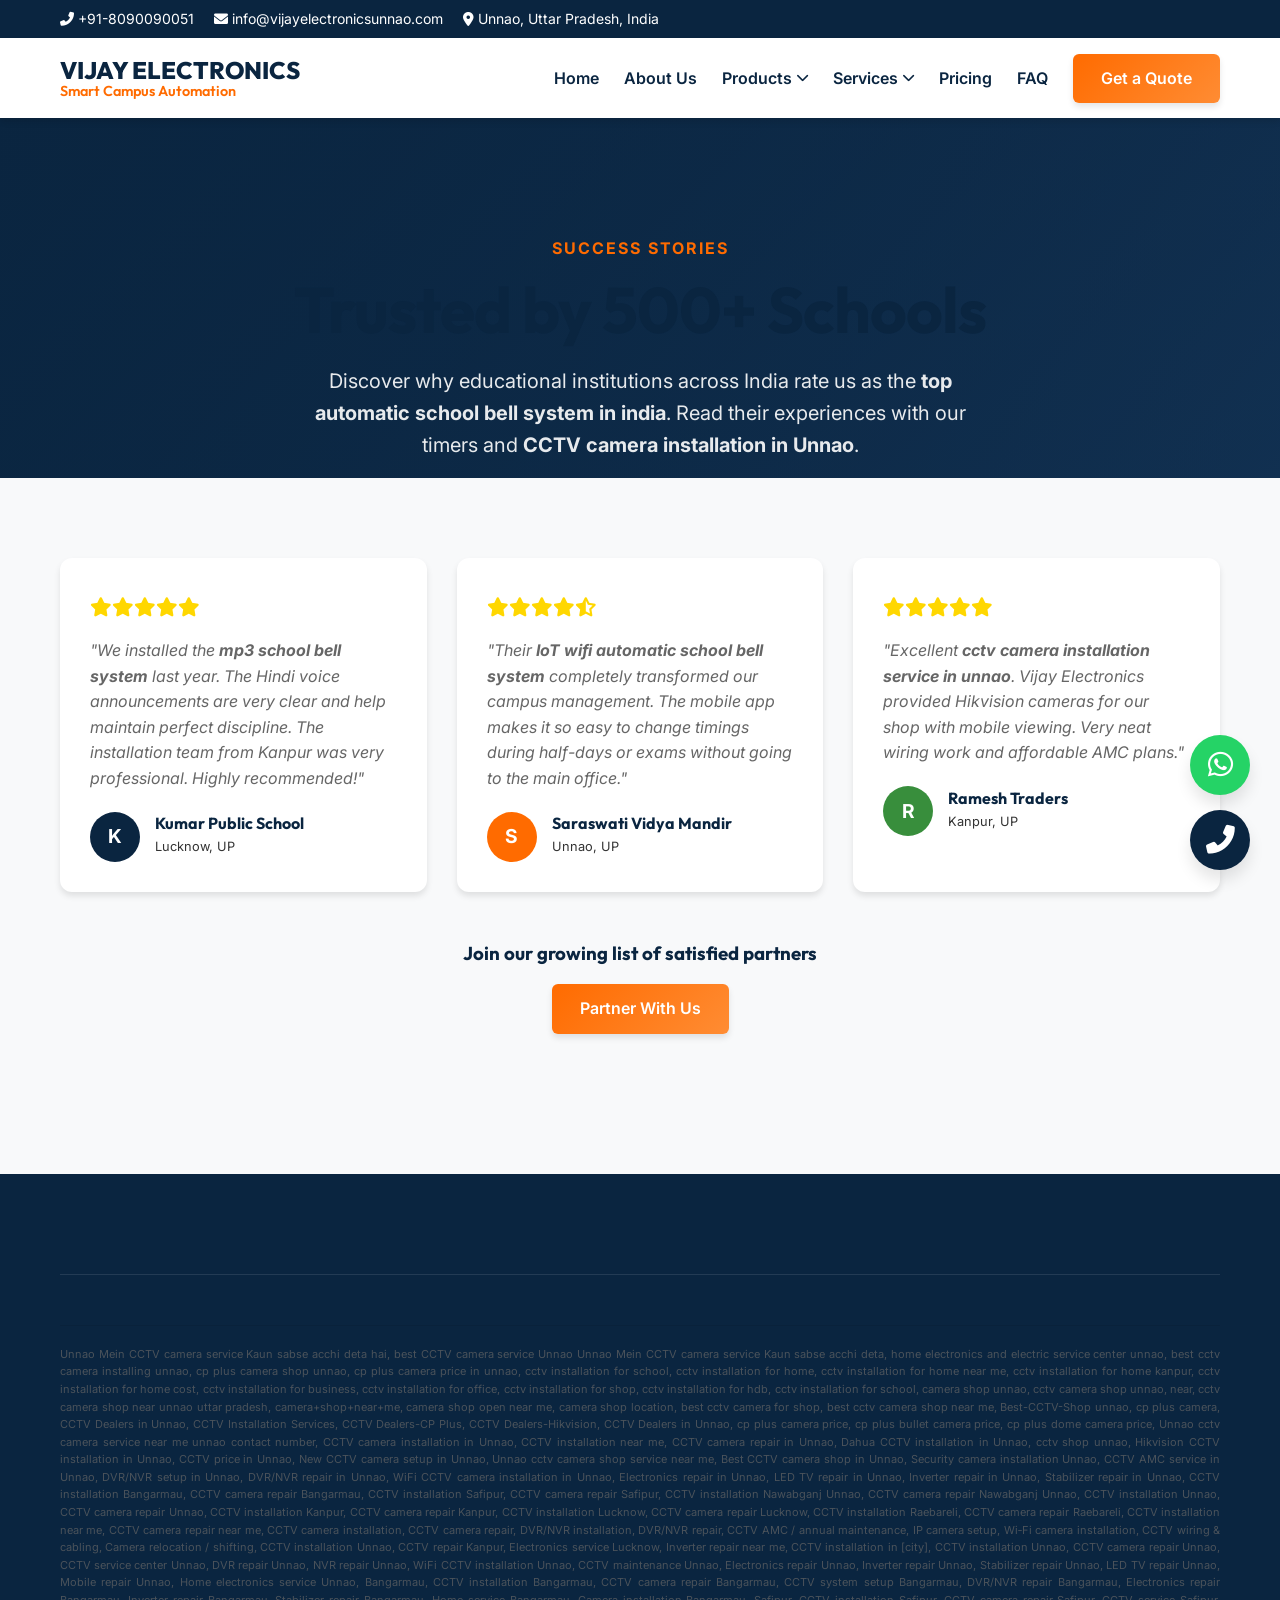
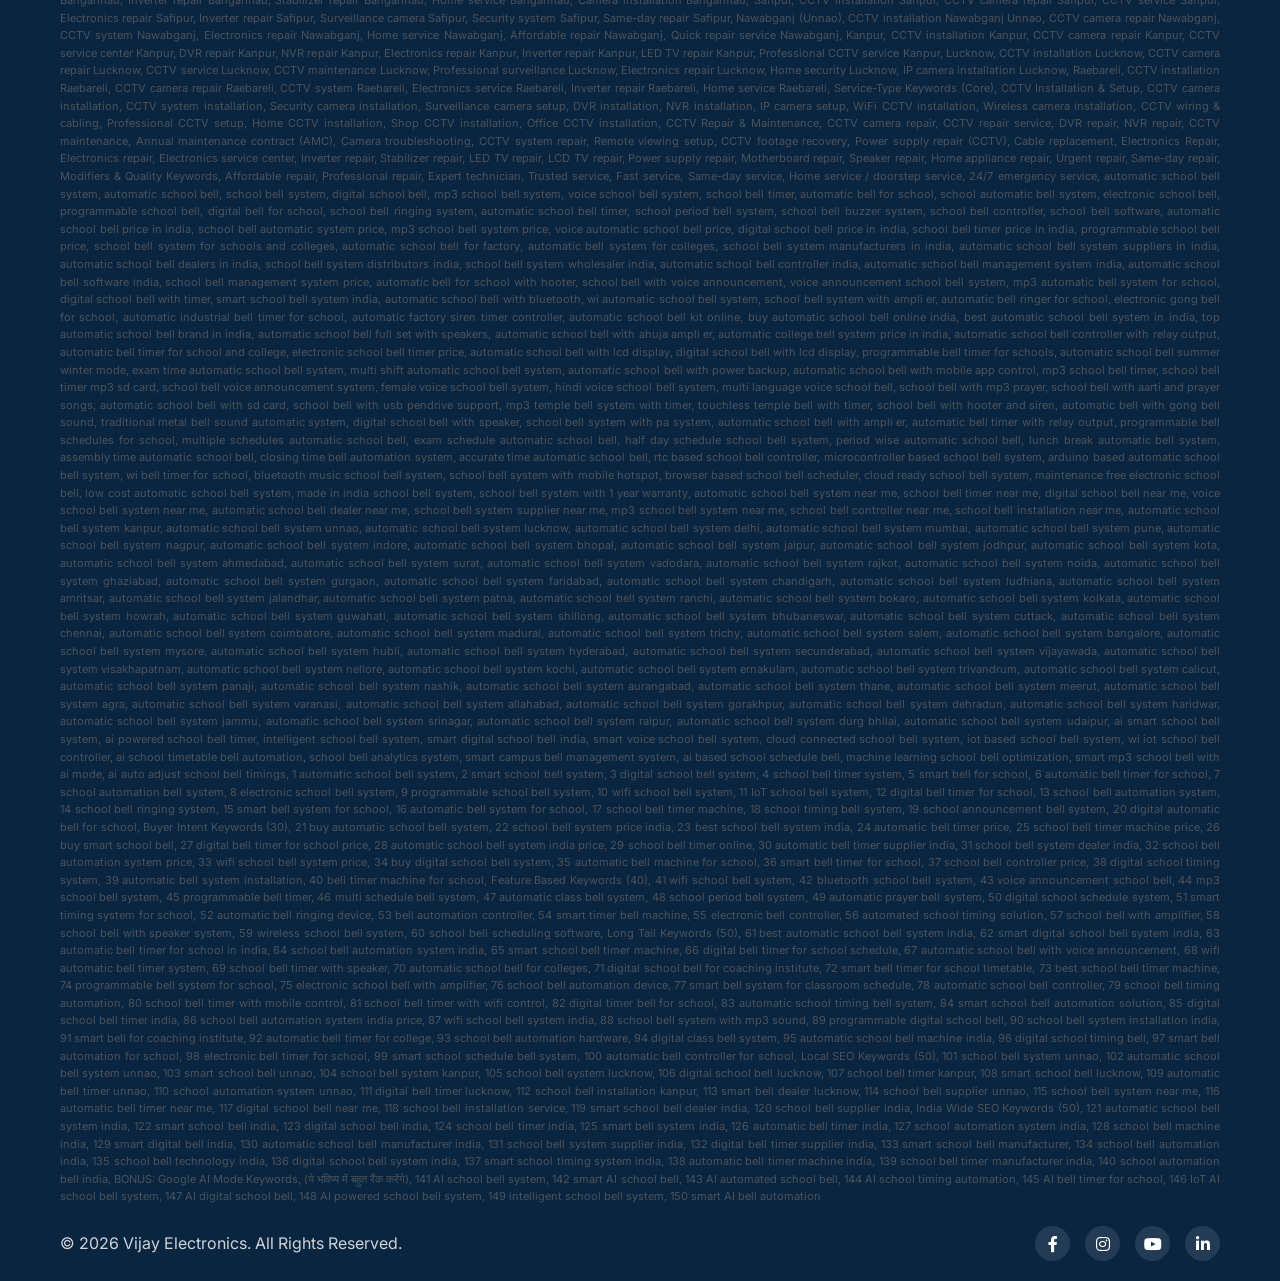
<file: clients-and-testimonials.html>
<!DOCTYPE html>
<html lang="en">

<head>
    <meta charset="UTF-8">
    <meta name="viewport" content="width=device-width, initial-scale=1.0">
    <!-- Primary Meta Tags -->
    <title>Trusted Clients & Reviews | Vijay Electronics School Bells</title>
    <meta name="description"
        content="Read reviews and testimonials from top schools and colleges across India using Vijay Electronics' automatic school bell systems, MP3 timers, and CCTV cameras.">
    <meta name="keywords"
        content="vijay electronics automatic school bell system review, best school bell company india, top automatic school bell system in india, cctv dealer unnao review">

    <!-- Open Graph -->
    <meta property="og:type" content="website">
    <meta property="og:url" content="https://vijayelectronic.github.io/Top-Digital-School-Bell-System-Supplier-in-India/clients-and-testimonials.html">
    <meta property="og:title" content="Our Clients & Reviews | Smart School Automation">
    <meta property="og:description"
        content="Read reviews and testimonials from top schools across India using Vijay Electronics.">

    <!-- CSS and Fonts -->
    <link rel="stylesheet" href="css/style.css">
    <link href="https://cdnjs.cloudflare.com/ajax/libs/font-awesome/6.0.0/css/all.min.css" rel="stylesheet">
    <link
        href="https://fonts.googleapis.com/css2?family=Inter:wght@400;500;600;700&family=Outfit:wght@500;700;800&display=swap"
        rel="stylesheet">

    <!-- JSON-LD Object -->
    <script type="application/ld+json">
    {
      "@context": "https://schema.org/",
      "@type": "WebPage",
      "name": "Clients and Testimonials",
      "description": "Customer reviews for automatic school bell timer systems by Vijay Electronics.",
      "url": "https://vijayelectronic.github.io/Top-Digital-School-Bell-System-Supplier-in-India/clients-and-testimonials.html"
    }
    </script>
</head>

<body>

    <!-- Top Bar -->
    <div class="top-bar">
        <div class="container">
            <div class="top-bar-info">
                <span><i class="fas fa-phone-alt"></i> +91-8090090051</span>
                <span><i class="fas fa-envelope"></i> info@vijayelectronicsunnao.com</span>
                <span><i class="fas fa-map-marker-alt"></i> Unnao, Uttar Pradesh, India</span>
            </div>
        </div>
    </div>

    <!-- Header & Navigation -->
    <header class="main-header">
        <div class="container">
            <a href="index.html" class="logo">
                <div class="logo-text">VIJAY ELECTRONICS<span>Smart Campus Automation</span></div>
            </a>

            <button class="mobile-toggle"><i class="fas fa-bars"></i></button>

            <nav class="nav-menu">
                <a href="index.html" class="nav-link">Home</a>
                <a href="about.html" class="nav-link">About Us</a>

                <div class="dropdown">
                    <span class="nav-link dropdown-toggle">Products <i class="fas fa-chevron-down"
                            style="font-size: 0.8rem;"></i></span>
                    <div class="dropdown-menu">
                        <a href="automatic-school-bell-timer.html" class="dropdown-item">Automatic Bell Timer</a>
                        <a href="iot-smart-school-bell.html" class="dropdown-item">IoT/WiFi Smart Bell</a>
                        <a href="wireless-school-bell-system.html" class="dropdown-item">Wireless Bell System</a>
                        <a href="school-voice-announcement-system.html" class="dropdown-item">Voice Announcement
                            Bell</a>
                    </div>
                </div>

                <div class="dropdown">
                    <span class="nav-link dropdown-toggle">Services <i class="fas fa-chevron-down"
                            style="font-size: 0.8rem;"></i></span>
                    <div class="dropdown-menu">
                        <a href="school-bell-installation-service.html" class="dropdown-item">School Bell
                            Installation</a>
                        <a href="cctv-installation-service.html" class="dropdown-item">CCTV Camera Setup</a>
                    </div>
                </div>

                <a href="school-bell-prices-india.html" class="nav-link">Pricing</a>
                <a href="faq.html" class="nav-link">FAQ</a>
                <a href="contact.html" class="btn btn-primary" style="color: white;">Get a Quote</a>
            </nav>
        </div>
    </header>

    <section class="hero" style="min-height: 40vh; background: var(--gradient-blue);">
        <div class="hero-overlay" style="opacity: 0.8;"></div>
        <div class="container"
            style="position: relative; z-index: 2; text-align: center; color: white; padding-top: 100px;">
            <span style="color: var(--secondary-orange); font-weight: 700; letter-spacing: 2px;">SUCCESS STORIES</span>
            <h1 class="h1-main" style="margin-top: 10px;">Trusted by 500+ Schools</h1>
            <p class="text-lead" style="max-width: 700px; margin: 0 auto; color: rgba(255,255,255,0.9);">Discover why
                educational institutions across India rate us as the <strong>top automatic school bell system in
                    india</strong>. Read their experiences with our timers and <strong>CCTV camera installation in
                    Unnao</strong>.</p>
        </div>
    </section>

    <!-- Testimonials Section -->
    <section class="section-padding bg-light-section">
        <div class="container">
            <div class="grid-3">
                <!-- Testimonial 1 -->
                <div class="feature-card" style="text-align: left; padding: 30px;">
                    <div style="color: #FFD700; margin-bottom: 15px; font-size: 1.2rem;">
                        <i class="fas fa-star"></i><i class="fas fa-star"></i><i class="fas fa-star"></i><i
                            class="fas fa-star"></i><i class="fas fa-star"></i>
                    </div>
                    <p style="font-style: italic; color: var(--text-muted); margin-bottom: 20px;">"We installed the
                        <strong>mp3 school bell system</strong> last year. The Hindi voice announcements are very clear
                        and help maintain perfect discipline. The installation team from Kanpur was very professional.
                        Highly recommended!"
                    </p>
                    <div style="display: flex; align-items: center; gap: 15px;">
                        <div
                            style="width: 50px; height: 50px; background: var(--primary-blue); border-radius: 50%; color: white; display: flex; align-items: center; justify-content: center; font-weight: bold; font-size: 1.2rem;">
                            K</div>
                        <div>
                            <h4 style="margin: 0;">Kumar Public School</h4>
                            <span style="font-size: 0.8rem; color: var(--text-color);">Lucknow, UP</span>
                        </div>
                    </div>
                </div>

                <!-- Testimonial 2 -->
                <div class="feature-card" style="text-align: left; padding: 30px;">
                    <div style="color: #FFD700; margin-bottom: 15px; font-size: 1.2rem;">
                        <i class="fas fa-star"></i><i class="fas fa-star"></i><i class="fas fa-star"></i><i
                            class="fas fa-star"></i><i class="fas fa-star-half-alt"></i>
                    </div>
                    <p style="font-style: italic; color: var(--text-muted); margin-bottom: 20px;">"Their <strong>IoT
                            wifi automatic school bell system</strong> completely transformed our campus management. The
                        mobile app makes it so easy to change timings during half-days or exams without going to the
                        main office."</p>
                    <div style="display: flex; align-items: center; gap: 15px;">
                        <div
                            style="width: 50px; height: 50px; background: var(--secondary-orange); border-radius: 50%; color: white; display: flex; align-items: center; justify-content: center; font-weight: bold; font-size: 1.2rem;">
                            S</div>
                        <div>
                            <h4 style="margin: 0;">Saraswati Vidya Mandir</h4>
                            <span style="font-size: 0.8rem; color: var(--text-color);">Unnao, UP</span>
                        </div>
                    </div>
                </div>

                <!-- Testimonial 3 -->
                <div class="feature-card" style="text-align: left; padding: 30px;">
                    <div style="color: #FFD700; margin-bottom: 15px; font-size: 1.2rem;">
                        <i class="fas fa-star"></i><i class="fas fa-star"></i><i class="fas fa-star"></i><i
                            class="fas fa-star"></i><i class="fas fa-star"></i>
                    </div>
                    <p style="font-style: italic; color: var(--text-muted); margin-bottom: 20px;">"Excellent
                        <strong>cctv camera installation service in unnao</strong>. Vijay Electronics provided Hikvision
                        cameras for our shop with mobile viewing. Very neat wiring work and affordable AMC plans."
                    </p>
                    <div style="display: flex; align-items: center; gap: 15px;">
                        <div
                            style="width: 50px; height: 50px; background: var(--accent-green); border-radius: 50%; color: white; display: flex; align-items: center; justify-content: center; font-weight: bold; font-size: 1.2rem;">
                            R</div>
                        <div>
                            <h4 style="margin: 0;">Ramesh Traders</h4>
                            <span style="font-size: 0.8rem; color: var(--text-color);">Kanpur, UP</span>
                        </div>
                    </div>
                </div>
            </div>

            <div style="text-align: center; margin-top: 50px;">
                <h3 style="margin-bottom: 20px;">Join our growing list of satisfied partners</h3>
                <a href="contact.html" class="btn btn-primary">Partner With Us</a>
            </div>
        </div>
    </section>

    <!-- Floating Actions & Footer -->
    <div class="floating-actions">
        <a href="https://wa.me/918090090051" target="_blank" class="float-btn float-whatsapp"><i
                class="fab fa-whatsapp"></i></a>
        <a href="tel:+918090090051" class="float-btn float-call"><i class="fas fa-phone-alt"></i></a>
    </div>

    <footer class="main-footer">
        <div class="container">
            <div class="footer-bottom">
                <div class="seo-tags-footer" style="margin-top: 30px; padding-top: 20px; border-top: 1px solid rgba(0,0,0,0.1); font-size: 11px; color: var(--text-muted); opacity: 0.7; line-height: 1.6; text-align: justify; word-break: break-word;">
                    Unnao Mein CCTV camera service Kaun sabse acchi deta hai, best CCTV camera service Unnao Unnao Mein CCTV camera service Kaun sabse acchi deta, home electronics and electric service center unnao, best cctv camera installing unnao, cp plus camera shop unnao, cp plus camera price in unnao, cctv installation for school, cctv installation for home, cctv installation for home near me, cctv installation for home kanpur, cctv installation for home cost, cctv installation for business, cctv installation for office, cctv installation for shop, cctv installation for hdb, cctv installation for school, camera shop unnao, cctv camera shop unnao, near, cctv camera shop near unnao uttar pradesh, camera+shop+near+me, camera shop open near me, camera shop location, best cctv camera for shop, best cctv camera shop near me, Best-CCTV-Shop unnao, cp plus camera, CCTV Dealers in Unnao, CCTV Installation Services, CCTV Dealers-CP Plus, CCTV Dealers-Hikvision, CCTV Dealers in Unnao, cp plus camera price, cp plus bullet camera price, cp plus dome camera price, Unnao cctv camera service near me unnao contact number, CCTV camera installation in Unnao, CCTV installation near me, CCTV camera repair in Unnao, Dahua CCTV installation in Unnao, cctv shop unnao, Hikvision CCTV installation in Unnao, CCTV price in Unnao, New CCTV camera setup in Unnao, Unnao cctv camera shop service near me, Best CCTV camera shop in Unnao, Security camera installation Unnao, CCTV AMC service in Unnao, DVR/NVR setup in Unnao, DVR/NVR repair in Unnao, WiFi CCTV camera installation in Unnao, Electronics repair in Unnao, LED TV repair in Unnao, Inverter repair in Unnao, Stabilizer repair in Unnao, CCTV installation Bangarmau, CCTV camera repair Bangarmau, CCTV installation Safipur, CCTV camera repair Safipur, CCTV installation Nawabganj Unnao, CCTV camera repair Nawabganj Unnao, CCTV installation Unnao, CCTV camera repair Unnao, CCTV installation Kanpur, CCTV camera repair Kanpur, CCTV installation Lucknow, CCTV camera repair Lucknow, CCTV installation Raebareli, CCTV camera repair Raebareli, CCTV installation near me, CCTV camera repair near me, CCTV camera installation, CCTV camera repair, DVR/NVR installation, DVR/NVR repair, CCTV AMC / annual maintenance, IP camera setup, Wi‑Fi camera installation, CCTV wiring & cabling, Camera relocation / shifting, CCTV installation Unnao, CCTV repair Kanpur, Electronics service Lucknow, Inverter repair near me, CCTV installation in [city], CCTV installation Unnao, CCTV camera repair Unnao, CCTV service center Unnao, DVR repair Unnao, NVR repair Unnao, WiFi CCTV installation Unnao, CCTV maintenance Unnao, Electronics repair Unnao, Inverter repair Unnao, Stabilizer repair Unnao, LED TV repair Unnao, Mobile repair Unnao, Home electronics service Unnao, Bangarmau, CCTV installation Bangarmau, CCTV camera repair Bangarmau, CCTV system setup Bangarmau, DVR/NVR repair Bangarmau, Electronics repair Bangarmau, Inverter repair Bangarmau, Stabilizer repair Bangarmau, Home service Bangarmau, Camera installation Bangarmau, Safipur, CCTV installation Safipur, CCTV camera repair Safipur, CCTV service Safipur, Electronics repair Safipur, Inverter repair Safipur, Surveillance camera Safipur, Security system Safipur, Same-day repair Safipur, Nawabganj (Unnao), CCTV installation Nawabganj Unnao, CCTV camera repair Nawabganj, CCTV system Nawabganj, Electronics repair Nawabganj, Home service Nawabganj, Affordable repair Nawabganj, Quick repair service Nawabganj, Kanpur, CCTV installation Kanpur, CCTV camera repair Kanpur, CCTV service center Kanpur, DVR repair Kanpur, NVR repair Kanpur, Electronics repair Kanpur, Inverter repair Kanpur, LED TV repair Kanpur, Professional CCTV service Kanpur, Lucknow, CCTV installation Lucknow, CCTV camera repair Lucknow, CCTV service Lucknow, CCTV maintenance Lucknow, Professional surveillance Lucknow, Electronics repair Lucknow, Home security Lucknow, IP camera installation Lucknow, Raebareli, CCTV installation Raebareli, CCTV camera repair Raebareli, CCTV system Raebareli, Electronics service Raebareli, Inverter repair Raebareli, Home service Raebareli, Service-Type Keywords (Core), CCTV Installation & Setup, CCTV camera installation, CCTV system installation, Security camera installation, Surveillance camera setup, DVR installation, NVR installation, IP camera setup, WiFi CCTV installation, Wireless camera installation, CCTV wiring & cabling, Professional CCTV setup, Home CCTV installation, Shop CCTV installation, Office CCTV installation, CCTV Repair & Maintenance, CCTV camera repair, CCTV repair service, DVR repair, NVR repair, CCTV maintenance, Annual maintenance contract (AMC), Camera troubleshooting, CCTV system repair, Remote viewing setup, CCTV footage recovery, Power supply repair (CCTV), Cable replacement, Electronics Repair, Electronics repair, Electronics service center, Inverter repair, Stabilizer repair, LED TV repair, LCD TV repair, Power supply repair, Motherboard repair, Speaker repair, Home appliance repair, Urgent repair, Same-day repair, Modifiers & Quality Keywords, Affordable repair, Professional repair, Expert technician, Trusted service, Fast service, Same-day service, Home service / doorstep service, 24/7 emergency service, automatic school bell system, automatic school bell, school bell system, digital school bell, mp3 school bell system, voice school bell system, school bell timer, automatic bell for school, school automatic bell system, electronic school bell, programmable school bell, digital bell for school, school bell ringing system, automatic school bell timer, school period bell system, school bell buzzer system, school bell controller, school bell software, automatic school bell price in india, school bell automatic system price, mp3 school bell system price, voice automatic school bell price, digital school bell price in india, school bell timer price in india, programmable school bell price, school bell system for schools and colleges, automatic school bell for factory, automatic bell system for colleges, school bell system manufacturers in india, automatic school bell system suppliers in india, automatic school bell dealers in india, school bell system distributors india, school bell system wholesaler india, automatic school bell controller india, automatic school bell management system india, automatic school bell software india, school bell management system price, automatic bell for school with hooter, school bell with voice announcement, voice announcement school bell system, mp3 automatic bell system for school, digital school bell with timer, smart school bell system india, automatic school bell with bluetooth, wi automatic school bell system, school bell system with ampli er, automatic bell ringer for school, electronic gong bell for school, automatic industrial bell timer for school, automatic factory siren timer controller, automatic school bell kit online, buy automatic school bell online india, best automatic school bell system in india, top automatic school bell brand in india, automatic school bell full set with speakers, automatic school bell with ahuja ampli er, automatic college bell system price in india, automatic school bell controller with relay output, automatic bell timer for school and college, electronic school bell timer price, automatic school bell with lcd display, digital school bell with lcd display, programmable bell timer for schools, automatic school bell summer winter mode, exam time automatic school bell system, multi shift automatic school bell system, automatic school bell with power backup, automatic school bell with mobile app control, mp3 school bell timer, school bell timer mp3 sd card, school bell voice announcement system, female voice school bell system, hindi voice school bell system, multi language voice school bell, school bell with mp3 prayer, school bell with aarti and prayer songs, automatic school bell with sd card, school bell with usb pendrive support, mp3 temple bell system with timer, touchless temple bell with timer, school bell with hooter and siren, automatic bell with gong bell sound, traditional metal bell sound automatic system, digital school bell with speaker, school bell system with pa system, automatic school bell with ampli er, automatic bell timer with relay output, programmable bell schedules for school, multiple schedules automatic school bell, exam schedule automatic school bell, half day schedule school bell system, period wise automatic school bell, lunch break automatic bell system, assembly time automatic school bell, closing time bell automation system, accurate time automatic school bell, rtc based school bell controller, microcontroller based school bell system, arduino based automatic school bell system, wi bell timer for school, bluetooth music school bell system, school bell system with mobile hotspot, browser based school bell scheduler, cloud ready school bell system, maintenance free electronic school bell, low cost automatic school bell system, made in india school bell system, school bell system with 1 year warranty, automatic school bell system near me, school bell timer near me, digital school bell near me, voice school bell system near me, automatic school bell dealer near me, school bell system supplier near me, mp3 school bell system near me, school bell controller near me, school bell installation near me, automatic school bell system kanpur, automatic school bell system unnao, automatic school bell system lucknow, automatic school bell system delhi, automatic school bell system mumbai, automatic school bell system pune, automatic school bell system nagpur, automatic school bell system indore, automatic school bell system bhopal, automatic school bell system jaipur, automatic school bell system jodhpur, automatic school bell system kota, automatic school bell system ahmedabad, automatic school bell system surat, automatic school bell system vadodara, automatic school bell system rajkot, automatic school bell system noida, automatic school bell system ghaziabad, automatic school bell system gurgaon, automatic school bell system faridabad, automatic school bell system chandigarh, automatic school bell system ludhiana, automatic school bell system amritsar, automatic school bell system jalandhar, automatic school bell system patna, automatic school bell system ranchi, automatic school bell system bokaro, automatic school bell system kolkata, automatic school bell system howrah, automatic school bell system guwahati, automatic school bell system shillong, automatic school bell system bhubaneswar, automatic school bell system cuttack, automatic school bell system chennai, automatic school bell system coimbatore, automatic school bell system madurai, automatic school bell system trichy, automatic school bell system salem, automatic school bell system bangalore, automatic school bell system mysore, automatic school bell system hubli, automatic school bell system hyderabad, automatic school bell system secunderabad, automatic school bell system vijayawada, automatic school bell system visakhapatnam, automatic school bell system nellore, automatic school bell system kochi, automatic school bell system ernakulam, automatic school bell system trivandrum, automatic school bell system calicut, automatic school bell system panaji, automatic school bell system nashik, automatic school bell system aurangabad, automatic school bell system thane, automatic school bell system meerut, automatic school bell system agra, automatic school bell system varanasi, automatic school bell system allahabad, automatic school bell system gorakhpur, automatic school bell system dehradun, automatic school bell system haridwar, automatic school bell system jammu, automatic school bell system srinagar, automatic school bell system raipur, automatic school bell system durg bhilai, automatic school bell system udaipur, ai smart school bell system, ai powered school bell timer, intelligent school bell system, smart digital school bell india, smart voice school bell system, cloud connected school bell system, iot based school bell system, wi iot school bell controller, ai school timetable bell automation, school bell analytics system, smart campus bell management system, ai based school schedule bell, machine learning school bell optimization, smart mp3 school bell with ai mode, ai auto adjust school bell timings, 1 automatic school bell system, 2 smart school bell system, 3 digital school bell system, 4 school bell timer system, 5 smart bell for school, 6 automatic bell timer for school, 7 school automation bell system, 8 electronic school bell system, 9 programmable school bell system, 10 wifi school bell system, 11 IoT school bell system, 12 digital bell timer for school, 13 school bell automation system, 14 school bell ringing system, 15 smart bell system for school, 16 automatic bell system for school, 17 school bell timer machine, 18 school timing bell system, 19 school announcement bell system, 20 digital automatic bell for school, Buyer Intent Keywords (30), 21 buy automatic school bell system, 22 school bell system price india, 23 best school bell system india, 24 automatic bell timer price, 25 school bell timer machine price, 26 buy smart school bell, 27 digital bell timer for school price, 28 automatic school bell system india price, 29 school bell timer online, 30 automatic bell timer supplier india, 31 school bell system dealer india, 32 school bell automation system price, 33 wifi school bell system price, 34 buy digital school bell system, 35 automatic bell machine for school, 36 smart bell timer for school, 37 school bell controller price, 38 digital school timing system, 39 automatic bell system installation, 40 bell timer machine for school, Feature Based Keywords (40), 41 wifi school bell system, 42 bluetooth school bell system, 43 voice announcement school bell, 44 mp3 school bell system, 45 programmable bell timer, 46 multi schedule bell system, 47 automatic class bell system, 48 school period bell system, 49 automatic prayer bell system, 50 digital school schedule system, 51 smart timing system for school, 52 automatic bell ringing device, 53 bell automation controller, 54 smart timer bell machine, 55 electronic bell controller, 56 automated school timing solution, 57 school bell with amplifier, 58 school bell with speaker system, 59 wireless school bell system, 60 school bell scheduling software, Long Tail Keywords (50), 61 best automatic school bell system india, 62 smart digital school bell system india, 63 automatic bell timer for school in india, 64 school bell automation system india, 65 smart school bell timer machine, 66 digital bell timer for school schedule, 67 automatic school bell with voice announcement, 68 wifi automatic bell timer system, 69 school bell timer with speaker, 70 automatic school bell for colleges, 71 digital school bell for coaching institute, 72 smart bell timer for school timetable, 73 best school bell timer machine, 74 programmable bell system for school, 75 electronic school bell with amplifier, 76 school bell automation device, 77 smart bell system for classroom schedule, 78 automatic school bell controller, 79 school bell timing automation, 80 school bell timer with mobile control, 81 school bell timer with wifi control, 82 digital timer bell for school, 83 automatic school timing bell system, 84 smart school bell automation solution, 85 digital school bell timer india, 86 school bell automation system india price, 87 wifi school bell system india, 88 school bell system with mp3 sound, 89 programmable digital school bell, 90 school bell system installation india, 91 smart bell for coaching institute, 92 automatic bell timer for college, 93 school bell automation hardware, 94 digital class bell system, 95 automatic school bell machine india, 96 digital school timing bell, 97 smart bell automation for school, 98 electronic bell timer for school, 99 smart school schedule bell system, 100 automatic bell controller for school, Local SEO Keywords (50), 101 school bell system unnao, 102 automatic school bell system unnao, 103 smart school bell unnao, 104 school bell system kanpur, 105 school bell system lucknow, 106 digital school bell lucknow, 107 school bell timer kanpur, 108 smart school bell lucknow, 109 automatic bell timer unnao, 110 school automation system unnao, 111 digital bell timer lucknow, 112 school bell installation kanpur, 113 smart bell dealer lucknow, 114 school bell supplier unnao, 115 school bell system near me, 116 automatic bell timer near me, 117 digital school bell near me, 118 school bell installation service, 119 smart school bell dealer india, 120 school bell supplier india, India Wide SEO Keywords (50), 121 automatic school bell system india, 122 smart school bell india, 123 digital school bell india, 124 school bell timer india, 125 smart bell system india, 126 automatic bell timer india, 127 school automation system india, 128 school bell machine india, 129 smart digital bell india, 130 automatic school bell manufacturer india, 131 school bell system supplier india, 132 digital bell timer supplier india, 133 smart school bell manufacturer, 134 school bell automation india, 135 school bell technology india, 136 digital school bell system india, 137 smart school timing system india, 138 automatic bell timer machine india, 139 school bell timer manufacturer india, 140 school automation bell india, BONUS: Google AI Mode Keywords, (ये भविष्य में बहुत रैंक करेंगे), 141 AI school bell system, 142 smart AI school bell, 143 AI automated school bell, 144 AI school timing automation, 145 AI bell timer for school, 146 IoT AI school bell system, 147 AI digital school bell, 148 AI powered school bell system, 149 intelligent school bell system, 150 smart AI bell automation
                </div>

                <p>&copy; 2026 Vijay Electronics. All Rights Reserved.</p>
                <div class="social-links">
                    <a href="https://www.facebook.com/VijayChaurasiya" target="_blank" class="social-icon"><i
                            class="fab fa-facebook-f"></i></a>
                    <a href="https://www.instagram.com/vijayelectronics1" target="_blank" class="social-icon"><i
                            class="fab fa-instagram"></i></a>
                    <a href="https://www.youtube.com/@vijayelectronics-v6e" target="_blank" class="social-icon"><i
                            class="fab fa-youtube"></i></a>
                    <a href="https://www.linkedin.com/in/vijay-electronics-3920512bb" target="_blank"
                        class="social-icon"><i class="fab fa-linkedin-in"></i></a>
                </div>
            </div>
        </div>
    </footer>
    <script src="js/main.js"></script>
</body>

</html>
</file>
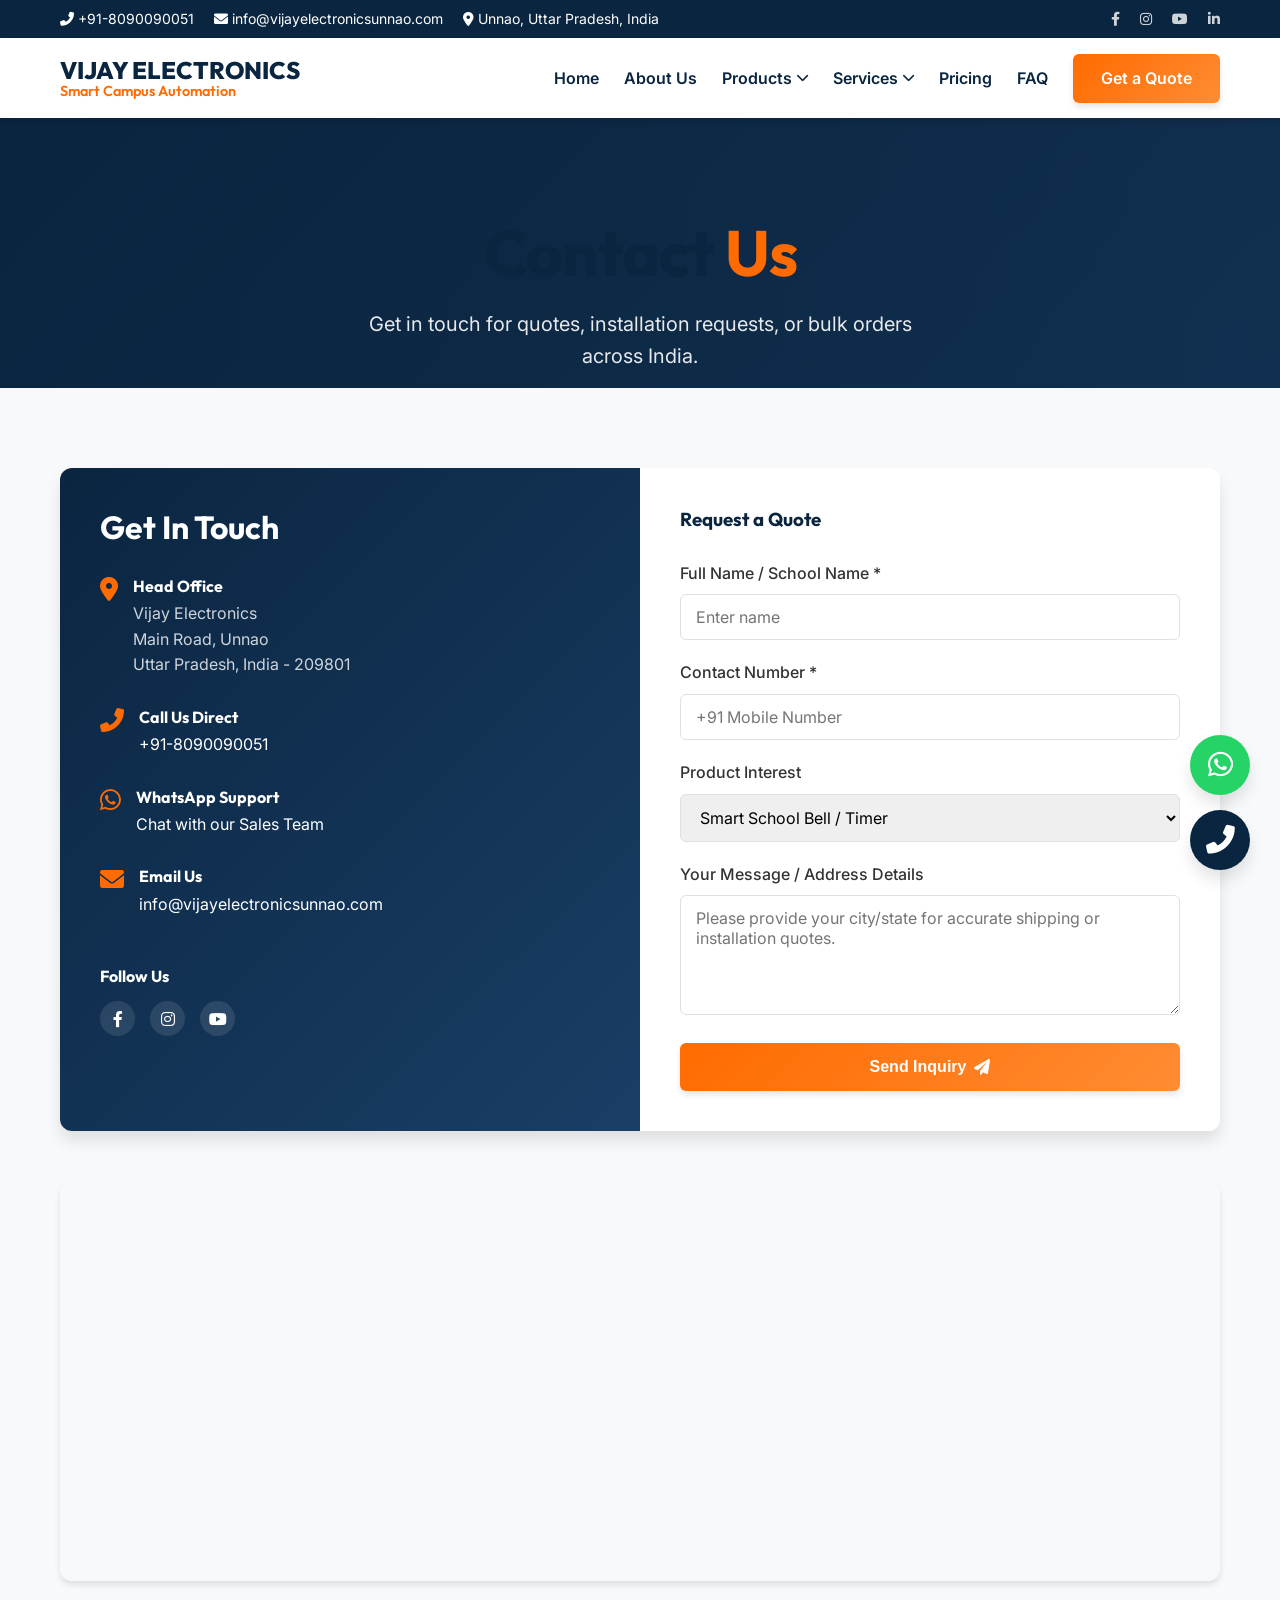
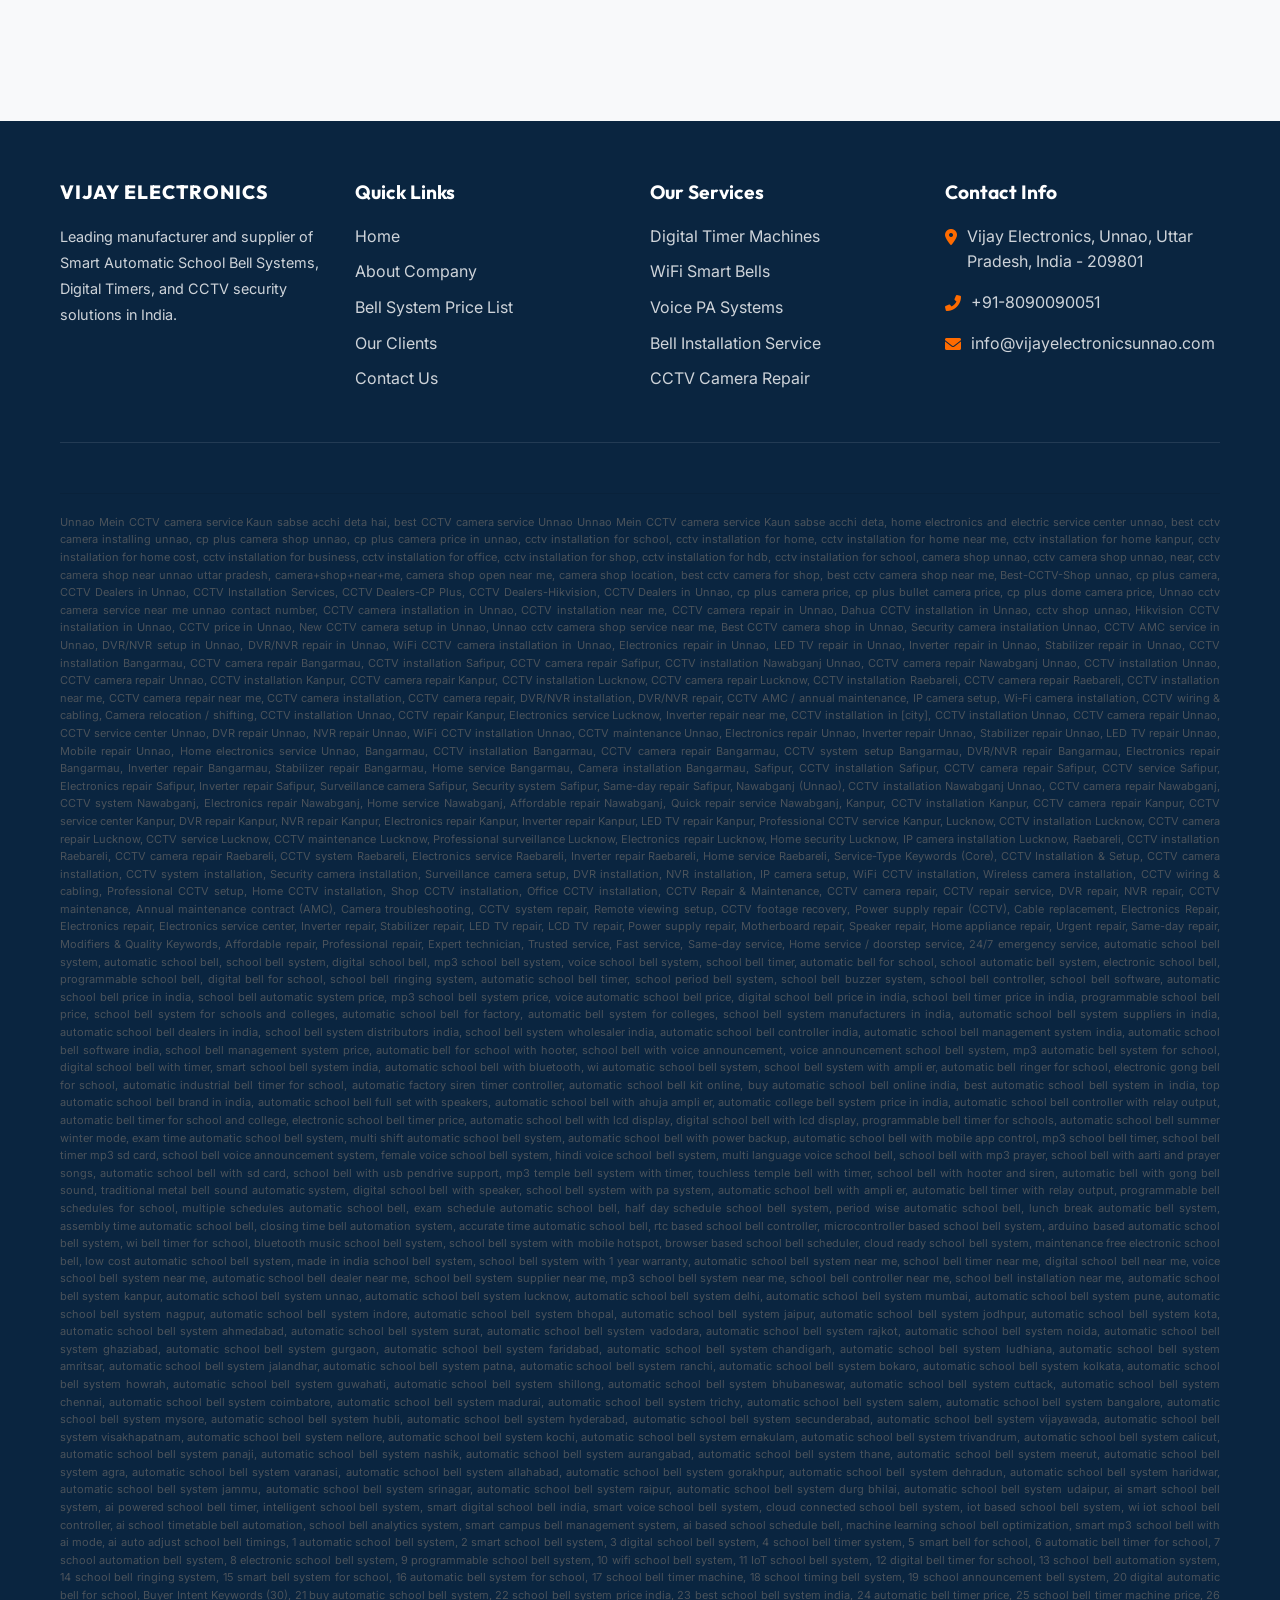
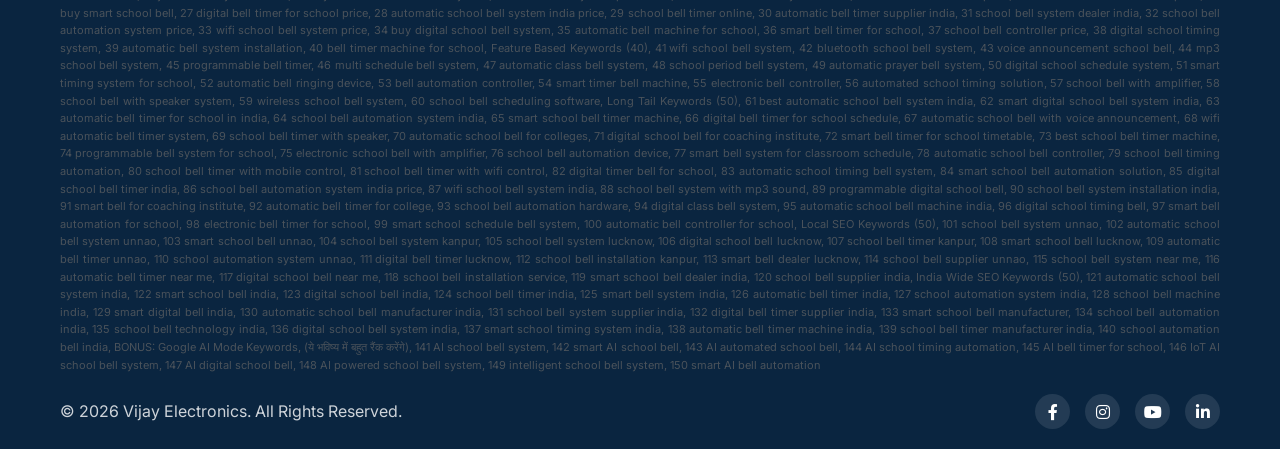
<file: contact.html>
<!DOCTYPE html>
<html lang="en">

<head>
    <meta charset="UTF-8">
    <meta name="viewport" content="width=device-width, initial-scale=1.0">
    <!-- Primary Meta Tags -->
    <title>Contact Vijay Electronics | Buy Automatic School Bell System in India</title>
    <meta name="description"
        content="Reach out to Vijay Electronics Unnao for Smart School Bell Systems, CCTV installation, and school automation pricing. Call us today for the best quotes.">
    <meta name="keywords"
        content="contact vijay electronics, buy automatic school bell online, school bell system dealer india, school bell installation near me, automatic bell supplier">

    <!-- Open Graph / Facebook -->
    <meta property="og:type" content="website">
    <meta property="og:url" content="https://vijayelectronic.github.io/Top-Digital-School-Bell-System-Supplier-in-India/contact.html">
    <meta property="og:title" content="Contact Vijay Electronics | Buy Automatic School Bell System in India">
    <meta property="og:description"
        content="Reach out to Vijay Electronics Unnao for Smart School Bell Systems, CCTV installation, and school automation pricing. Call us today for the best quotes.">

    <!-- CSS and Fonts -->
    <link rel="stylesheet" href="css/style.css">
    <link href="https://cdnjs.cloudflare.com/ajax/libs/font-awesome/6.0.0/css/all.min.css" rel="stylesheet">
    <link
        href="https://fonts.googleapis.com/css2?family=Inter:wght@400;500;600;700&family=Outfit:wght@500;700;800&display=swap"
        rel="stylesheet">

    <!-- JSON-LD Schema: LocalBusiness -->
    <script type="application/ld+json">
    {
      "@context": "https://schema.org",
      "@type": "LocalBusiness",
      "name": "Vijay Electronics",
      "image": "https://vijayelectronic.github.io/Top-Digital-School-Bell-System-Supplier-in-India/assets/logo.png",
      "@id": "https://vijayelectronic.github.io/Top-Digital-School-Bell-System-Supplier-in-India/",
      "url": "https://vijayelectronic.github.io/Top-Digital-School-Bell-System-Supplier-in-India/contact.html",
      "telephone": "+91-8090090051",
      "address": {
        "@type": "PostalAddress",
        "streetAddress": "Main Road",
        "addressLocality": "Unnao",
        "addressRegion": "UP",
        "postalCode": "209801",
        "addressCountry": "IN"
      },
      "geo": {
        "@type": "GeoCoordinates",
        "latitude": 26.5405,
        "longitude": 80.4862
      },
      "openingHoursSpecification": {
        "@type": "OpeningHoursSpecification",
        "dayOfWeek": [
          "Monday",
          "Tuesday",
          "Wednesday",
          "Thursday",
          "Friday",
          "Saturday"
        ],
        "opens": "09:00",
        "closes": "20:00"
      }
    }
    </script>
</head>

<body>

    <!-- Top Bar -->
    <div class="top-bar">
        <div class="container">
            <div class="top-bar-info">
                <span><i class="fas fa-phone-alt"></i> +91-8090090051</span>
                <span><i class="fas fa-envelope"></i> info@vijayelectronicsunnao.com</span>
                <span><i class="fas fa-map-marker-alt"></i> Unnao, Uttar Pradesh, India</span>
            </div>
            <div class="top-bar-social">
                <a href="https://www.facebook.com/VijayChaurasiya" target="_blank"><i class="fab fa-facebook-f"></i></a>
                <a href="https://www.instagram.com/vijayelectronics1" target="_blank"><i
                        class="fab fa-instagram"></i></a>
                <a href="https://www.youtube.com/@vijayelectronics-v6e" target="_blank"><i
                        class="fab fa-youtube"></i></a>
                <a href="https://www.linkedin.com/in/vijay-electronics-3920512bb" target="_blank"><i
                        class="fab fa-linkedin-in"></i></a>
            </div>
        </div>
    </div>

    <!-- Header & Navigation -->
    <header class="main-header">
        <div class="container">
            <a href="index.html" class="logo">
                <div class="logo-text">
                    VIJAY ELECTRONICS
                    <span>Smart Campus Automation</span>
                </div>
            </a>

            <button class="mobile-toggle"><i class="fas fa-bars"></i></button>

            <nav class="nav-menu">
                <a href="index.html" class="nav-link">Home</a>
                <a href="about.html" class="nav-link">About Us</a>

                <div class="dropdown">
                    <span class="nav-link dropdown-toggle">Products <i class="fas fa-chevron-down"
                            style="font-size: 0.8rem;"></i></span>
                    <div class="dropdown-menu">
                        <a href="automatic-school-bell-timer.html" class="dropdown-item">Automatic Bell Timer</a>
                        <a href="iot-smart-school-bell.html" class="dropdown-item">IoT/WiFi Smart Bell</a>
                        <a href="wireless-school-bell-system.html" class="dropdown-item">Wireless Bell System</a>
                        <a href="school-voice-announcement-system.html" class="dropdown-item">Voice Announcement
                            Bell</a>
                    </div>
                </div>

                <div class="dropdown">
                    <span class="nav-link dropdown-toggle">Services <i class="fas fa-chevron-down"
                            style="font-size: 0.8rem;"></i></span>
                    <div class="dropdown-menu">
                        <a href="school-bell-installation-service.html" class="dropdown-item">School Bell
                            Installation</a>
                        <a href="cctv-installation-service.html" class="dropdown-item">CCTV Camera Setup</a>
                    </div>
                </div>

                <a href="school-bell-prices-india.html" class="nav-link">Pricing</a>
                <a href="faq.html" class="nav-link">FAQ</a>
                <a href="contact.html" class="btn btn-primary active" style="color: white;">Get a Quote</a>
            </nav>
        </div>
    </header>

    <!-- Page Header -->
    <section class="hero" style="min-height: 30vh; background: var(--gradient-blue);">
        <div class="hero-overlay" style="opacity: 0.8;"></div>
        <div class="container"
            style="position: relative; z-index: 2; text-align: center; color: white; padding-top: 80px;">
            <h1 class="h1-main">Contact <span style="color: var(--secondary-orange);">Us</span></h1>
            <p class="text-lead" style="max-width: 600px; margin: 0 auto; color: rgba(255,255,255,0.9);">Get in touch
                for quotes, installation requests, or bulk orders across India.</p>
        </div>
    </section>

    <!-- Contact Section -->
    <section class="section-padding bg-light-section">
        <div class="container">
            <div class="contact-wrapper">
                <div class="grid-2" style="gap: 0; align-items: stretch;">
                    <!-- Contact Info -->
                    <div class="contact-info">
                        <h3 style="color: white; font-size: 2rem; margin-bottom: 30px;">Get In Touch</h3>

                        <div class="contact-info-item">
                            <i class="fas fa-map-marker-alt contact-info-icon"></i>
                            <div>
                                <h4 style="color: white; margin-bottom: 5px;">Head Office</h4>
                                <p style="color: rgba(255,255,255,0.8);">Vijay Electronics<br>Main Road, Unnao<br>Uttar
                                    Pradesh, India - 209801</p>
                            </div>
                        </div>

                        <div class="contact-info-item">
                            <i class="fas fa-phone-alt contact-info-icon"></i>
                            <div>
                                <h4 style="color: white; margin-bottom: 5px;">Call Us Direct</h4>
                                <p style="color: rgba(255,255,255,0.8);"><a href="tel:+918090090051"
                                        style="color: white;">+91-8090090051</a></p>
                            </div>
                        </div>

                        <div class="contact-info-item">
                            <i class="fab fa-whatsapp contact-info-icon"></i>
                            <div>
                                <h4 style="color: white; margin-bottom: 5px;">WhatsApp Support</h4>
                                <p style="color: rgba(255,255,255,0.8);"><a href="https://wa.me/918090090051"
                                        style="color: white;" target="_blank">Chat with our Sales Team</a></p>
                            </div>
                        </div>

                        <div class="contact-info-item">
                            <i class="fas fa-envelope contact-info-icon"></i>
                            <div>
                                <h4 style="color: white; margin-bottom: 5px;">Email Us</h4>
                                <p style="color: rgba(255,255,255,0.8);"><a href="mailto:info@vijayelectronicsunnao.com"
                                        style="color: white;">info@vijayelectronicsunnao.com</a></p>
                            </div>
                        </div>

                        <div style="margin-top: 50px;">
                            <h4 style="color: white; margin-bottom: 15px;">Follow Us</h4>
                            <div class="social-links">
                                <a href="https://www.facebook.com/VijayChaurasiya" target="_blank"
                                    class="social-icon"><i class="fab fa-facebook-f"></i></a>
                                <a href="https://www.instagram.com/vijayelectronics1" target="_blank"
                                    class="social-icon"><i class="fab fa-instagram"></i></a>
                                <a href="https://www.youtube.com/@vijayelectronics-v6e" target="_blank"
                                    class="social-icon"><i class="fab fa-youtube"></i></a>
                            </div>
                        </div>
                    </div>

                    <!-- Contact Form -->
                    <div class="contact-form-container bg-white-section">
                        <h3 style="margin-bottom: 30px;">Request a Quote</h3>
                        <form action="javascript:void(0);" onsubmit="submitToWhatsApp(event)">
                            <div class="form-group">
                                <label class="form-label">Full Name / School Name *</label>
                                <input type="text" class="form-control" id="formName" name="name" required
                                    placeholder="Enter name">
                            </div>
                            <div class="form-group">
                                <label class="form-label">Contact Number *</label>
                                <input type="tel" class="form-control" id="formPhone" name="phone" required
                                    placeholder="+91 Mobile Number">
                            </div>
                            <div class="form-group">
                                <label class="form-label">Product Interest</label>
                                <select class="form-control" id="formProduct" name="product">
                                    <option value="Smart School Bell">Smart School Bell / Timer</option>
                                    <option value="PA System">Voice Announcement System</option>
                                    <option value="CCTV Installation">CCTV Installation</option>
                                    <option value="Other">Other Automation Inquiry</option>
                                </select>
                            </div>
                            <div class="form-group">
                                <label class="form-label">Your Message / Address Details</label>
                                <textarea class="form-control" id="formMessage" name="message"
                                    placeholder="Please provide your city/state for accurate shipping or installation quotes."></textarea>
                            </div>
                            <button type="submit" class="btn btn-primary"
                                style="width: 100%; justify-content: center; padding: 15px;">Send Inquiry <i
                                    class="fas fa-paper-plane"></i></button>
                        </form>

                        <script>
                            function submitToWhatsApp(event) {
                                event.preventDefault();

                                const name = document.getElementById('formName').value.trim();
                                const phone = document.getElementById('formPhone').value.trim();
                                const product = document.getElementById('formProduct').value;
                                const message = document.getElementById('formMessage').value.trim();

                                if (!name || !phone) {
                                    alert("Please fill in the required fields: Name and Contact Number.");
                                    return;
                                }

                                const waNumber = "918090090051";
                                const textMessage = `*Request a Quote*\n\n*Name:* ${name}\n*Phone:* ${phone}\n*Product Interest:* ${product}\n*Message/Address:* ${message ? message : 'N/A'}`;

                                const waLink = `https://wa.me/${waNumber}?text=${encodeURIComponent(textMessage)}`;
                                window.open(waLink, '_blank');
                            }
                        </script>
                    </div>
                </div>
            </div>

            <!-- Google Map -->
            <div
                style="margin-top: 50px; border-radius: 12px; overflow: hidden; box-shadow: var(--shadow-md); height: 400px;">
                <iframe
                    src="https://www.google.com/maps/embed?pb=!1m18!1m12!1m3!1d14285.495276333919!2d80.4721451!3d26.5401497!2m3!1f0!2f0!3f0!3m2!1i1024!2i768!4f13.1!3m3!1m2!1s0x399c158fdbf3b063%3A0xed01bfe0c60f2f3e!2sUnnao%2C%20Uttar%20Pradesh!5e0!3m2!1sen!2sin!4v1700000000000!5m2!1sen!2sin"
                    width="100%" height="100%" style="border:0;" allowfullscreen="" loading="lazy"
                    referrerpolicy="no-referrer-when-downgrade"></iframe>
            </div>
        </div>
    </section>

    <!-- Floating Actions -->
    <div class="floating-actions">
        <a href="https://wa.me/918090090051" target="_blank" class="float-btn float-whatsapp"
            aria-label="Chat on WhatsApp">
            <i class="fab fa-whatsapp"></i>
        </a>
        <a href="tel:+918090090051" class="float-btn float-call" aria-label="Call Us">
            <i class="fas fa-phone-alt"></i>
        </a>
    </div>

    <!-- Main Footer -->
    <footer class="main-footer">
        <div class="container">
            <div class="grid-4" style="margin-bottom: 40px;">
                <div>
                    <h4 style="font-family: var(--font-heading); font-weight: 800; letter-spacing: 1px;">VIJAY
                        ELECTRONICS</h4>
                    <p style="font-size: 0.9rem; line-height: 1.8;">Leading manufacturer and supplier of Smart Automatic
                        School Bell Systems, Digital Timers, and CCTV security solutions in India.</p>
                </div>
                <div>
                    <h4>Quick Links</h4>
                    <ul class="footer-links">
                        <li><a href="index.html">Home</a></li>
                        <li><a href="about.html">About Company</a></li>
                        <li><a href="school-bell-prices-india.html">Bell System Price List</a></li>
                        <li><a href="clients-and-testimonials.html">Our Clients</a></li>
                        <li><a href="contact.html">Contact Us</a></li>
                    </ul>
                </div>
                <div>
                    <h4>Our Services</h4>
                    <ul class="footer-links">
                        <li><a href="automatic-school-bell-timer.html">Digital Timer Machines</a></li>
                        <li><a href="iot-smart-school-bell.html">WiFi Smart Bells</a></li>
                        <li><a href="school-voice-announcement-system.html">Voice PA Systems</a></li>
                        <li><a href="school-bell-installation-service.html">Bell Installation Service</a></li>
                        <li><a href="cctv-installation-service.html">CCTV Camera Repair</a></li>
                    </ul>
                </div>
                <div>
                    <h4>Contact Info</h4>
                    <ul class="footer-contact" style="list-style: none; padding: 0;">
                        <li><i class="fas fa-map-marker-alt"></i> <span>Vijay Electronics, Unnao, Uttar Pradesh, India -
                                209801</span></li>
                        <li><i class="fas fa-phone-alt"></i> <span>+91-8090090051</span></li>
                        <li><i class="fas fa-envelope"></i> <span>info@vijayelectronicsunnao.com</span></li>
                    </ul>
                </div>
            </div>

            <div class="footer-bottom">
                <div class="seo-tags-footer" style="margin-top: 30px; padding-top: 20px; border-top: 1px solid rgba(0,0,0,0.1); font-size: 11px; color: var(--text-muted); opacity: 0.7; line-height: 1.6; text-align: justify; word-break: break-word;">
                    Unnao Mein CCTV camera service Kaun sabse acchi deta hai, best CCTV camera service Unnao Unnao Mein CCTV camera service Kaun sabse acchi deta, home electronics and electric service center unnao, best cctv camera installing unnao, cp plus camera shop unnao, cp plus camera price in unnao, cctv installation for school, cctv installation for home, cctv installation for home near me, cctv installation for home kanpur, cctv installation for home cost, cctv installation for business, cctv installation for office, cctv installation for shop, cctv installation for hdb, cctv installation for school, camera shop unnao, cctv camera shop unnao, near, cctv camera shop near unnao uttar pradesh, camera+shop+near+me, camera shop open near me, camera shop location, best cctv camera for shop, best cctv camera shop near me, Best-CCTV-Shop unnao, cp plus camera, CCTV Dealers in Unnao, CCTV Installation Services, CCTV Dealers-CP Plus, CCTV Dealers-Hikvision, CCTV Dealers in Unnao, cp plus camera price, cp plus bullet camera price, cp plus dome camera price, Unnao cctv camera service near me unnao contact number, CCTV camera installation in Unnao, CCTV installation near me, CCTV camera repair in Unnao, Dahua CCTV installation in Unnao, cctv shop unnao, Hikvision CCTV installation in Unnao, CCTV price in Unnao, New CCTV camera setup in Unnao, Unnao cctv camera shop service near me, Best CCTV camera shop in Unnao, Security camera installation Unnao, CCTV AMC service in Unnao, DVR/NVR setup in Unnao, DVR/NVR repair in Unnao, WiFi CCTV camera installation in Unnao, Electronics repair in Unnao, LED TV repair in Unnao, Inverter repair in Unnao, Stabilizer repair in Unnao, CCTV installation Bangarmau, CCTV camera repair Bangarmau, CCTV installation Safipur, CCTV camera repair Safipur, CCTV installation Nawabganj Unnao, CCTV camera repair Nawabganj Unnao, CCTV installation Unnao, CCTV camera repair Unnao, CCTV installation Kanpur, CCTV camera repair Kanpur, CCTV installation Lucknow, CCTV camera repair Lucknow, CCTV installation Raebareli, CCTV camera repair Raebareli, CCTV installation near me, CCTV camera repair near me, CCTV camera installation, CCTV camera repair, DVR/NVR installation, DVR/NVR repair, CCTV AMC / annual maintenance, IP camera setup, Wi‑Fi camera installation, CCTV wiring & cabling, Camera relocation / shifting, CCTV installation Unnao, CCTV repair Kanpur, Electronics service Lucknow, Inverter repair near me, CCTV installation in [city], CCTV installation Unnao, CCTV camera repair Unnao, CCTV service center Unnao, DVR repair Unnao, NVR repair Unnao, WiFi CCTV installation Unnao, CCTV maintenance Unnao, Electronics repair Unnao, Inverter repair Unnao, Stabilizer repair Unnao, LED TV repair Unnao, Mobile repair Unnao, Home electronics service Unnao, Bangarmau, CCTV installation Bangarmau, CCTV camera repair Bangarmau, CCTV system setup Bangarmau, DVR/NVR repair Bangarmau, Electronics repair Bangarmau, Inverter repair Bangarmau, Stabilizer repair Bangarmau, Home service Bangarmau, Camera installation Bangarmau, Safipur, CCTV installation Safipur, CCTV camera repair Safipur, CCTV service Safipur, Electronics repair Safipur, Inverter repair Safipur, Surveillance camera Safipur, Security system Safipur, Same-day repair Safipur, Nawabganj (Unnao), CCTV installation Nawabganj Unnao, CCTV camera repair Nawabganj, CCTV system Nawabganj, Electronics repair Nawabganj, Home service Nawabganj, Affordable repair Nawabganj, Quick repair service Nawabganj, Kanpur, CCTV installation Kanpur, CCTV camera repair Kanpur, CCTV service center Kanpur, DVR repair Kanpur, NVR repair Kanpur, Electronics repair Kanpur, Inverter repair Kanpur, LED TV repair Kanpur, Professional CCTV service Kanpur, Lucknow, CCTV installation Lucknow, CCTV camera repair Lucknow, CCTV service Lucknow, CCTV maintenance Lucknow, Professional surveillance Lucknow, Electronics repair Lucknow, Home security Lucknow, IP camera installation Lucknow, Raebareli, CCTV installation Raebareli, CCTV camera repair Raebareli, CCTV system Raebareli, Electronics service Raebareli, Inverter repair Raebareli, Home service Raebareli, Service-Type Keywords (Core), CCTV Installation & Setup, CCTV camera installation, CCTV system installation, Security camera installation, Surveillance camera setup, DVR installation, NVR installation, IP camera setup, WiFi CCTV installation, Wireless camera installation, CCTV wiring & cabling, Professional CCTV setup, Home CCTV installation, Shop CCTV installation, Office CCTV installation, CCTV Repair & Maintenance, CCTV camera repair, CCTV repair service, DVR repair, NVR repair, CCTV maintenance, Annual maintenance contract (AMC), Camera troubleshooting, CCTV system repair, Remote viewing setup, CCTV footage recovery, Power supply repair (CCTV), Cable replacement, Electronics Repair, Electronics repair, Electronics service center, Inverter repair, Stabilizer repair, LED TV repair, LCD TV repair, Power supply repair, Motherboard repair, Speaker repair, Home appliance repair, Urgent repair, Same-day repair, Modifiers & Quality Keywords, Affordable repair, Professional repair, Expert technician, Trusted service, Fast service, Same-day service, Home service / doorstep service, 24/7 emergency service, automatic school bell system, automatic school bell, school bell system, digital school bell, mp3 school bell system, voice school bell system, school bell timer, automatic bell for school, school automatic bell system, electronic school bell, programmable school bell, digital bell for school, school bell ringing system, automatic school bell timer, school period bell system, school bell buzzer system, school bell controller, school bell software, automatic school bell price in india, school bell automatic system price, mp3 school bell system price, voice automatic school bell price, digital school bell price in india, school bell timer price in india, programmable school bell price, school bell system for schools and colleges, automatic school bell for factory, automatic bell system for colleges, school bell system manufacturers in india, automatic school bell system suppliers in india, automatic school bell dealers in india, school bell system distributors india, school bell system wholesaler india, automatic school bell controller india, automatic school bell management system india, automatic school bell software india, school bell management system price, automatic bell for school with hooter, school bell with voice announcement, voice announcement school bell system, mp3 automatic bell system for school, digital school bell with timer, smart school bell system india, automatic school bell with bluetooth, wi automatic school bell system, school bell system with ampli er, automatic bell ringer for school, electronic gong bell for school, automatic industrial bell timer for school, automatic factory siren timer controller, automatic school bell kit online, buy automatic school bell online india, best automatic school bell system in india, top automatic school bell brand in india, automatic school bell full set with speakers, automatic school bell with ahuja ampli er, automatic college bell system price in india, automatic school bell controller with relay output, automatic bell timer for school and college, electronic school bell timer price, automatic school bell with lcd display, digital school bell with lcd display, programmable bell timer for schools, automatic school bell summer winter mode, exam time automatic school bell system, multi shift automatic school bell system, automatic school bell with power backup, automatic school bell with mobile app control, mp3 school bell timer, school bell timer mp3 sd card, school bell voice announcement system, female voice school bell system, hindi voice school bell system, multi language voice school bell, school bell with mp3 prayer, school bell with aarti and prayer songs, automatic school bell with sd card, school bell with usb pendrive support, mp3 temple bell system with timer, touchless temple bell with timer, school bell with hooter and siren, automatic bell with gong bell sound, traditional metal bell sound automatic system, digital school bell with speaker, school bell system with pa system, automatic school bell with ampli er, automatic bell timer with relay output, programmable bell schedules for school, multiple schedules automatic school bell, exam schedule automatic school bell, half day schedule school bell system, period wise automatic school bell, lunch break automatic bell system, assembly time automatic school bell, closing time bell automation system, accurate time automatic school bell, rtc based school bell controller, microcontroller based school bell system, arduino based automatic school bell system, wi bell timer for school, bluetooth music school bell system, school bell system with mobile hotspot, browser based school bell scheduler, cloud ready school bell system, maintenance free electronic school bell, low cost automatic school bell system, made in india school bell system, school bell system with 1 year warranty, automatic school bell system near me, school bell timer near me, digital school bell near me, voice school bell system near me, automatic school bell dealer near me, school bell system supplier near me, mp3 school bell system near me, school bell controller near me, school bell installation near me, automatic school bell system kanpur, automatic school bell system unnao, automatic school bell system lucknow, automatic school bell system delhi, automatic school bell system mumbai, automatic school bell system pune, automatic school bell system nagpur, automatic school bell system indore, automatic school bell system bhopal, automatic school bell system jaipur, automatic school bell system jodhpur, automatic school bell system kota, automatic school bell system ahmedabad, automatic school bell system surat, automatic school bell system vadodara, automatic school bell system rajkot, automatic school bell system noida, automatic school bell system ghaziabad, automatic school bell system gurgaon, automatic school bell system faridabad, automatic school bell system chandigarh, automatic school bell system ludhiana, automatic school bell system amritsar, automatic school bell system jalandhar, automatic school bell system patna, automatic school bell system ranchi, automatic school bell system bokaro, automatic school bell system kolkata, automatic school bell system howrah, automatic school bell system guwahati, automatic school bell system shillong, automatic school bell system bhubaneswar, automatic school bell system cuttack, automatic school bell system chennai, automatic school bell system coimbatore, automatic school bell system madurai, automatic school bell system trichy, automatic school bell system salem, automatic school bell system bangalore, automatic school bell system mysore, automatic school bell system hubli, automatic school bell system hyderabad, automatic school bell system secunderabad, automatic school bell system vijayawada, automatic school bell system visakhapatnam, automatic school bell system nellore, automatic school bell system kochi, automatic school bell system ernakulam, automatic school bell system trivandrum, automatic school bell system calicut, automatic school bell system panaji, automatic school bell system nashik, automatic school bell system aurangabad, automatic school bell system thane, automatic school bell system meerut, automatic school bell system agra, automatic school bell system varanasi, automatic school bell system allahabad, automatic school bell system gorakhpur, automatic school bell system dehradun, automatic school bell system haridwar, automatic school bell system jammu, automatic school bell system srinagar, automatic school bell system raipur, automatic school bell system durg bhilai, automatic school bell system udaipur, ai smart school bell system, ai powered school bell timer, intelligent school bell system, smart digital school bell india, smart voice school bell system, cloud connected school bell system, iot based school bell system, wi iot school bell controller, ai school timetable bell automation, school bell analytics system, smart campus bell management system, ai based school schedule bell, machine learning school bell optimization, smart mp3 school bell with ai mode, ai auto adjust school bell timings, 1 automatic school bell system, 2 smart school bell system, 3 digital school bell system, 4 school bell timer system, 5 smart bell for school, 6 automatic bell timer for school, 7 school automation bell system, 8 electronic school bell system, 9 programmable school bell system, 10 wifi school bell system, 11 IoT school bell system, 12 digital bell timer for school, 13 school bell automation system, 14 school bell ringing system, 15 smart bell system for school, 16 automatic bell system for school, 17 school bell timer machine, 18 school timing bell system, 19 school announcement bell system, 20 digital automatic bell for school, Buyer Intent Keywords (30), 21 buy automatic school bell system, 22 school bell system price india, 23 best school bell system india, 24 automatic bell timer price, 25 school bell timer machine price, 26 buy smart school bell, 27 digital bell timer for school price, 28 automatic school bell system india price, 29 school bell timer online, 30 automatic bell timer supplier india, 31 school bell system dealer india, 32 school bell automation system price, 33 wifi school bell system price, 34 buy digital school bell system, 35 automatic bell machine for school, 36 smart bell timer for school, 37 school bell controller price, 38 digital school timing system, 39 automatic bell system installation, 40 bell timer machine for school, Feature Based Keywords (40), 41 wifi school bell system, 42 bluetooth school bell system, 43 voice announcement school bell, 44 mp3 school bell system, 45 programmable bell timer, 46 multi schedule bell system, 47 automatic class bell system, 48 school period bell system, 49 automatic prayer bell system, 50 digital school schedule system, 51 smart timing system for school, 52 automatic bell ringing device, 53 bell automation controller, 54 smart timer bell machine, 55 electronic bell controller, 56 automated school timing solution, 57 school bell with amplifier, 58 school bell with speaker system, 59 wireless school bell system, 60 school bell scheduling software, Long Tail Keywords (50), 61 best automatic school bell system india, 62 smart digital school bell system india, 63 automatic bell timer for school in india, 64 school bell automation system india, 65 smart school bell timer machine, 66 digital bell timer for school schedule, 67 automatic school bell with voice announcement, 68 wifi automatic bell timer system, 69 school bell timer with speaker, 70 automatic school bell for colleges, 71 digital school bell for coaching institute, 72 smart bell timer for school timetable, 73 best school bell timer machine, 74 programmable bell system for school, 75 electronic school bell with amplifier, 76 school bell automation device, 77 smart bell system for classroom schedule, 78 automatic school bell controller, 79 school bell timing automation, 80 school bell timer with mobile control, 81 school bell timer with wifi control, 82 digital timer bell for school, 83 automatic school timing bell system, 84 smart school bell automation solution, 85 digital school bell timer india, 86 school bell automation system india price, 87 wifi school bell system india, 88 school bell system with mp3 sound, 89 programmable digital school bell, 90 school bell system installation india, 91 smart bell for coaching institute, 92 automatic bell timer for college, 93 school bell automation hardware, 94 digital class bell system, 95 automatic school bell machine india, 96 digital school timing bell, 97 smart bell automation for school, 98 electronic bell timer for school, 99 smart school schedule bell system, 100 automatic bell controller for school, Local SEO Keywords (50), 101 school bell system unnao, 102 automatic school bell system unnao, 103 smart school bell unnao, 104 school bell system kanpur, 105 school bell system lucknow, 106 digital school bell lucknow, 107 school bell timer kanpur, 108 smart school bell lucknow, 109 automatic bell timer unnao, 110 school automation system unnao, 111 digital bell timer lucknow, 112 school bell installation kanpur, 113 smart bell dealer lucknow, 114 school bell supplier unnao, 115 school bell system near me, 116 automatic bell timer near me, 117 digital school bell near me, 118 school bell installation service, 119 smart school bell dealer india, 120 school bell supplier india, India Wide SEO Keywords (50), 121 automatic school bell system india, 122 smart school bell india, 123 digital school bell india, 124 school bell timer india, 125 smart bell system india, 126 automatic bell timer india, 127 school automation system india, 128 school bell machine india, 129 smart digital bell india, 130 automatic school bell manufacturer india, 131 school bell system supplier india, 132 digital bell timer supplier india, 133 smart school bell manufacturer, 134 school bell automation india, 135 school bell technology india, 136 digital school bell system india, 137 smart school timing system india, 138 automatic bell timer machine india, 139 school bell timer manufacturer india, 140 school automation bell india, BONUS: Google AI Mode Keywords, (ये भविष्य में बहुत रैंक करेंगे), 141 AI school bell system, 142 smart AI school bell, 143 AI automated school bell, 144 AI school timing automation, 145 AI bell timer for school, 146 IoT AI school bell system, 147 AI digital school bell, 148 AI powered school bell system, 149 intelligent school bell system, 150 smart AI bell automation
                </div>

                <p>&copy; 2026 Vijay Electronics. All Rights Reserved.</p>
                <div class="social-links">
                    <a href="https://www.facebook.com/VijayChaurasiya" target="_blank" class="social-icon"><i
                            class="fab fa-facebook-f"></i></a>
                    <a href="https://www.instagram.com/vijayelectronics1" target="_blank" class="social-icon"><i
                            class="fab fa-instagram"></i></a>
                    <a href="https://www.youtube.com/@vijayelectronics-v6e" target="_blank" class="social-icon"><i
                            class="fab fa-youtube"></i></a>
                    <a href="https://www.linkedin.com/in/vijay-electronics-3920512bb" target="_blank"
                        class="social-icon"><i class="fab fa-linkedin-in"></i></a>
                </div>
            </div>
        </div>
    </footer>

    <script src="js/main.js"></script>
</body>

</html>
</file>
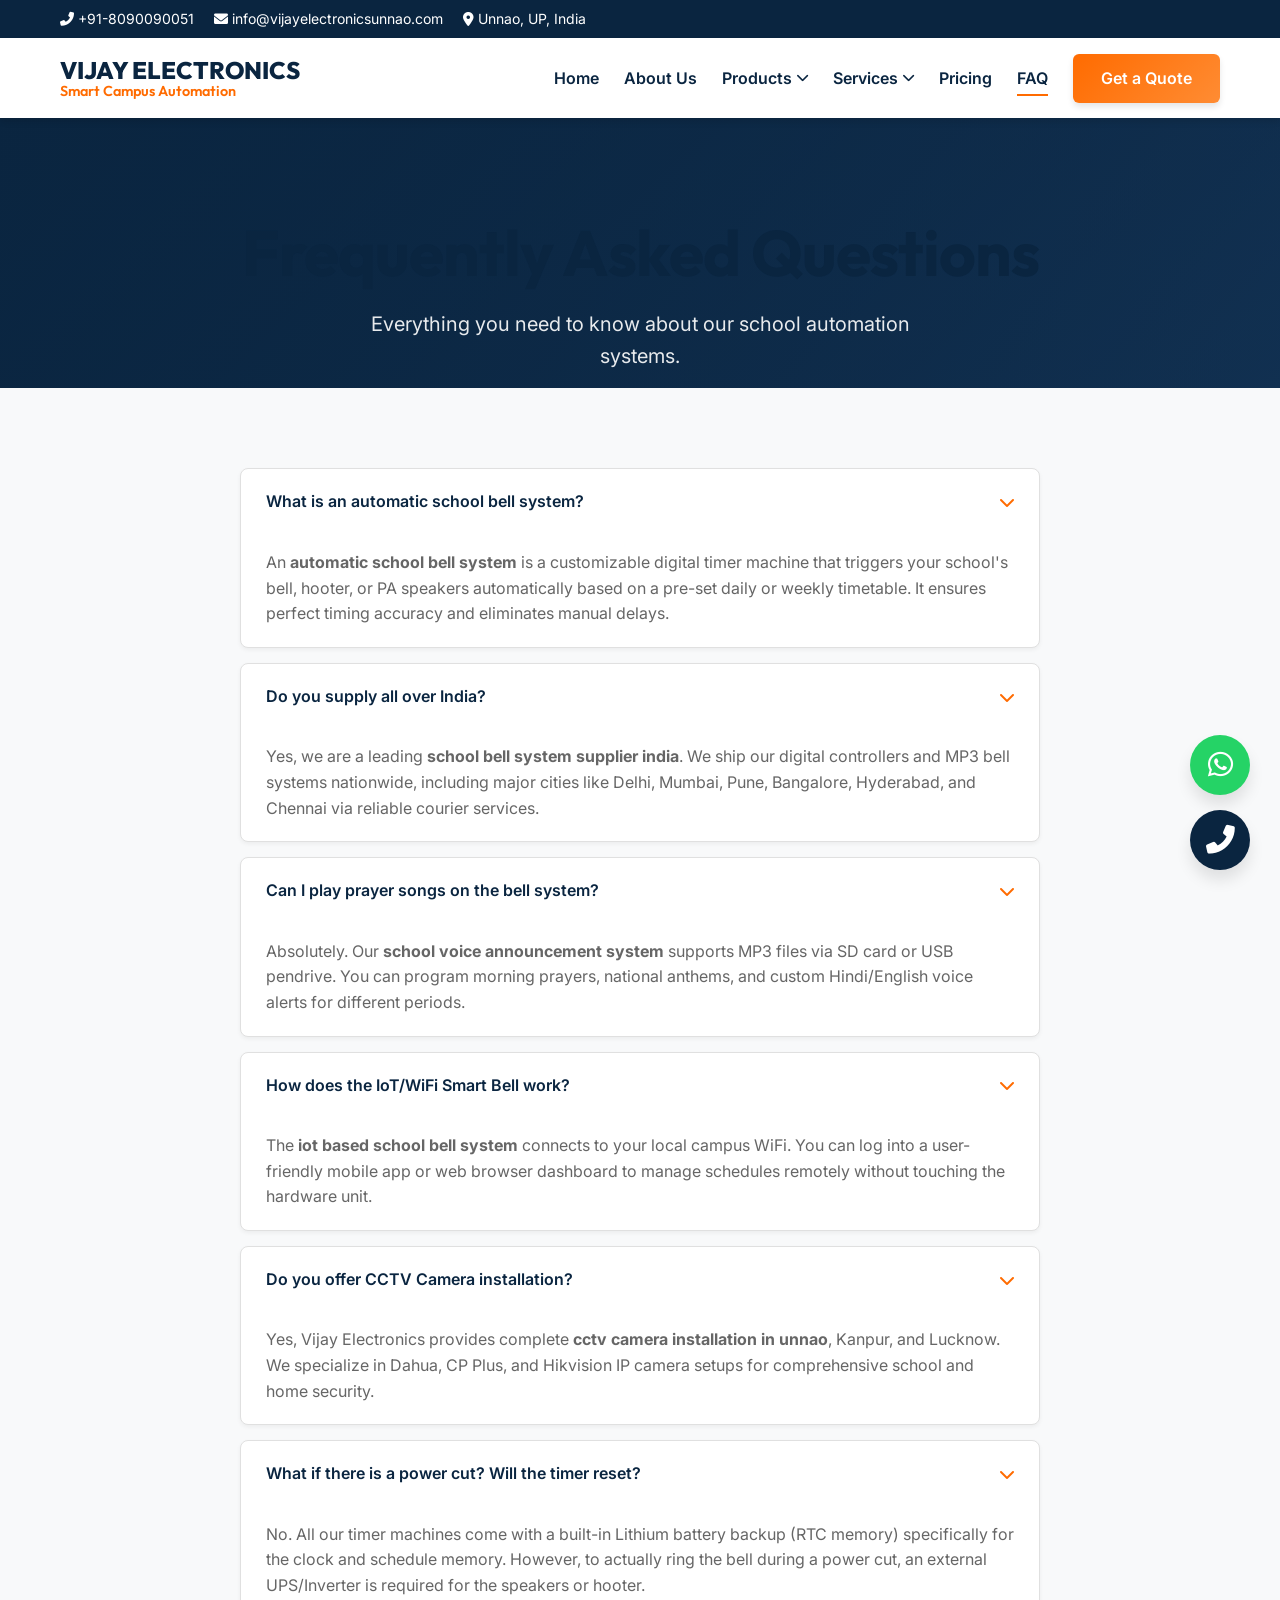
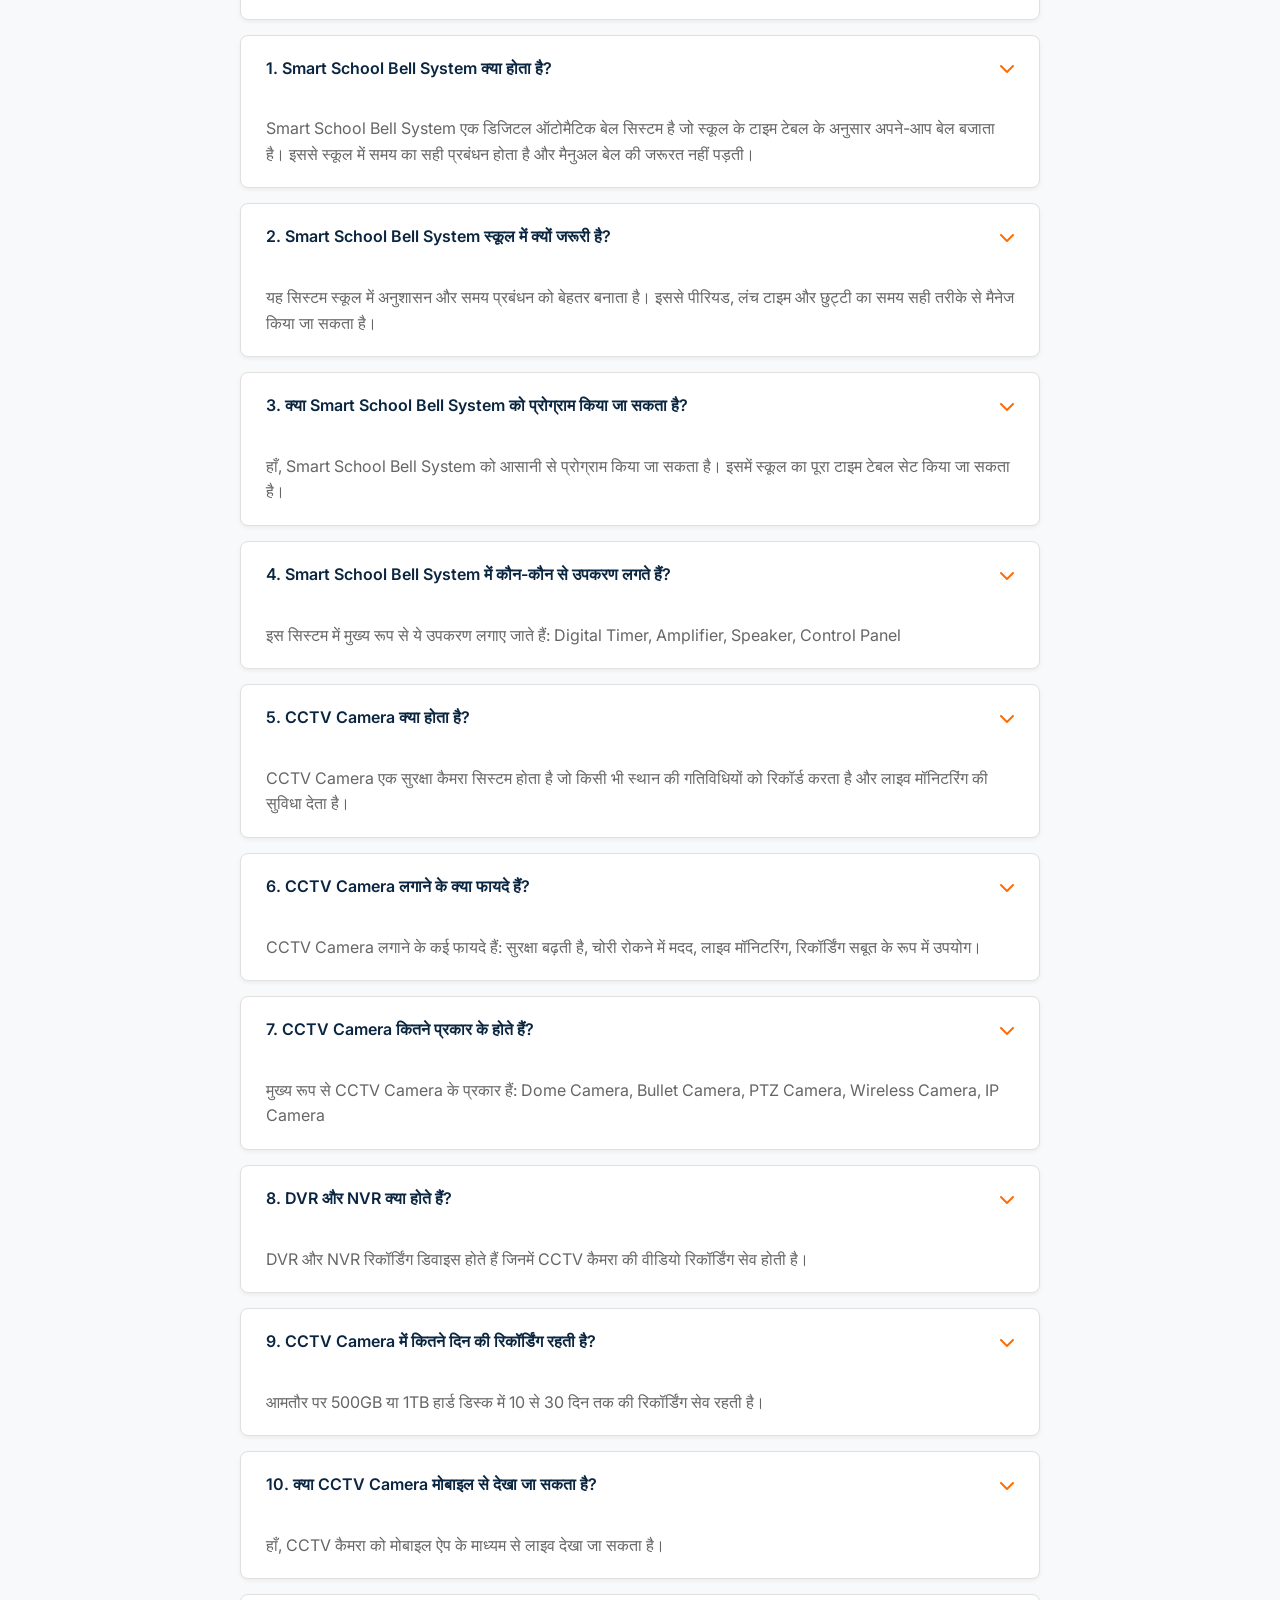
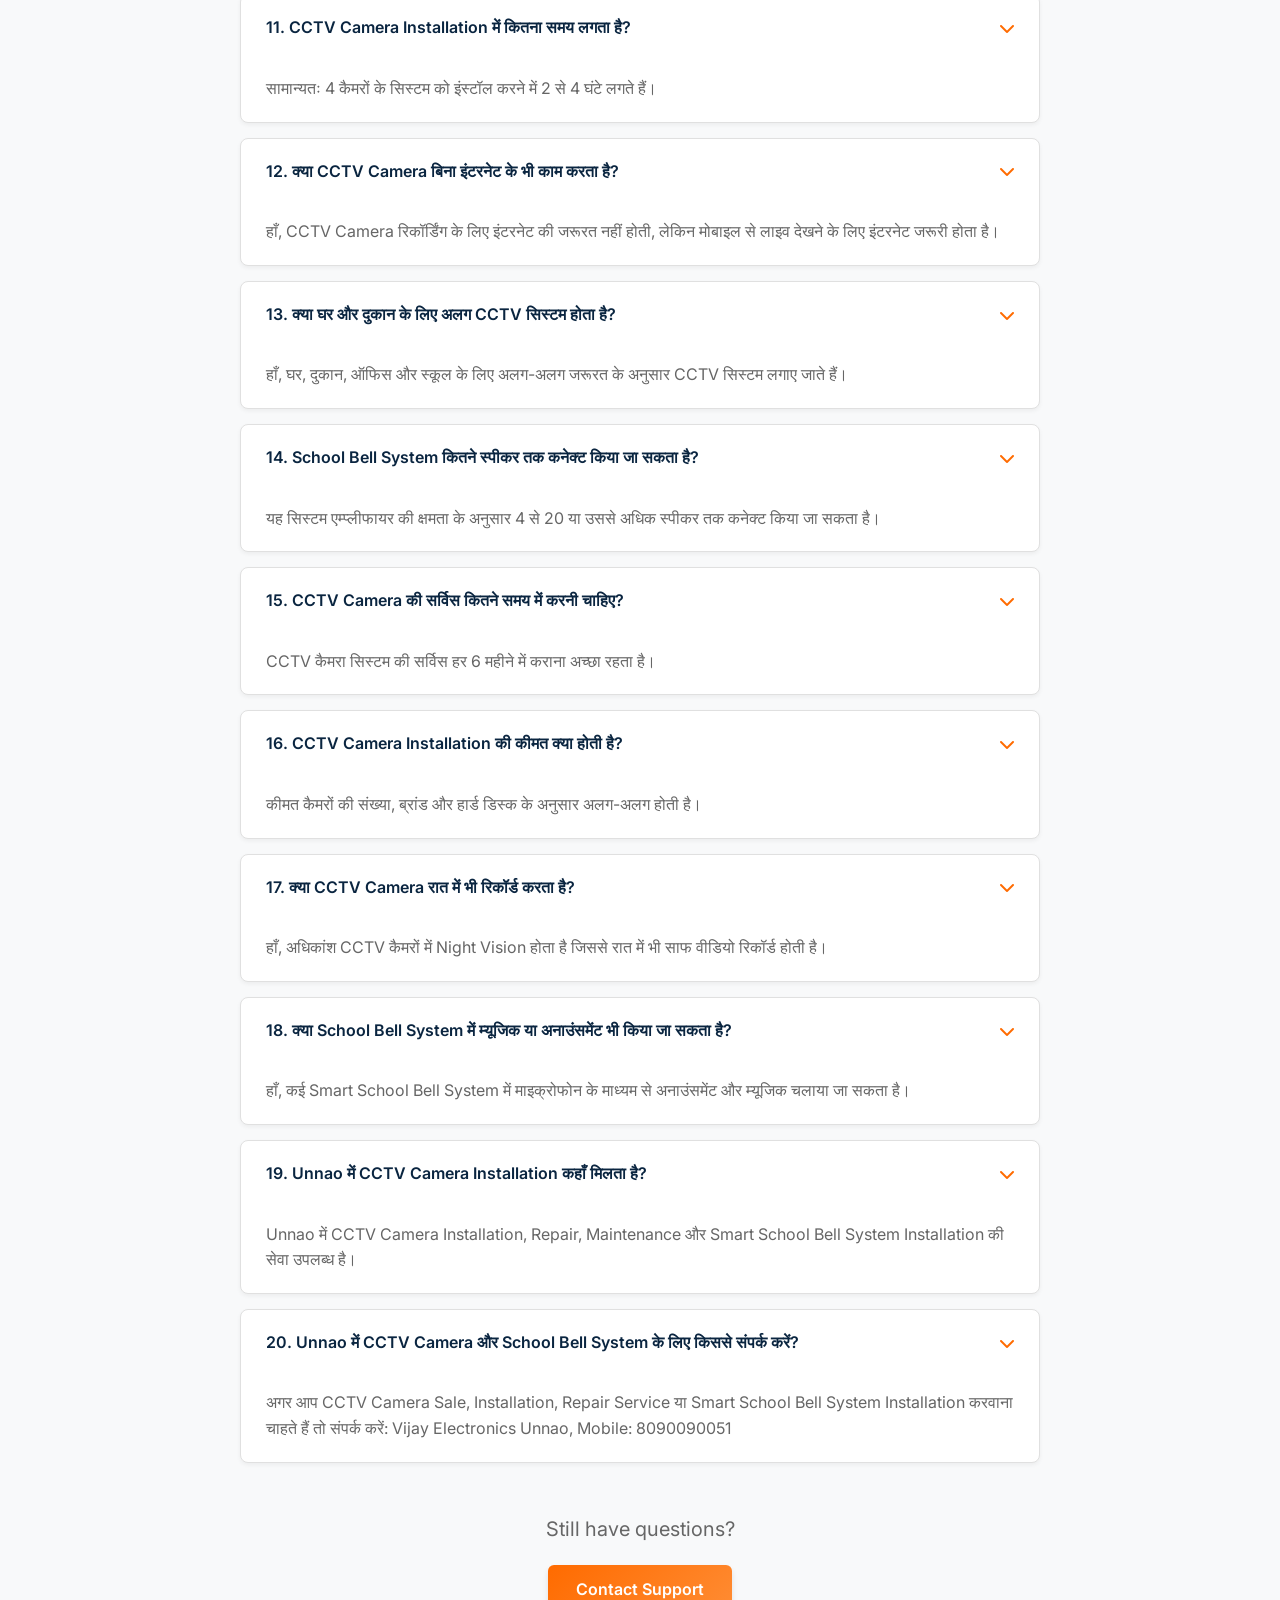
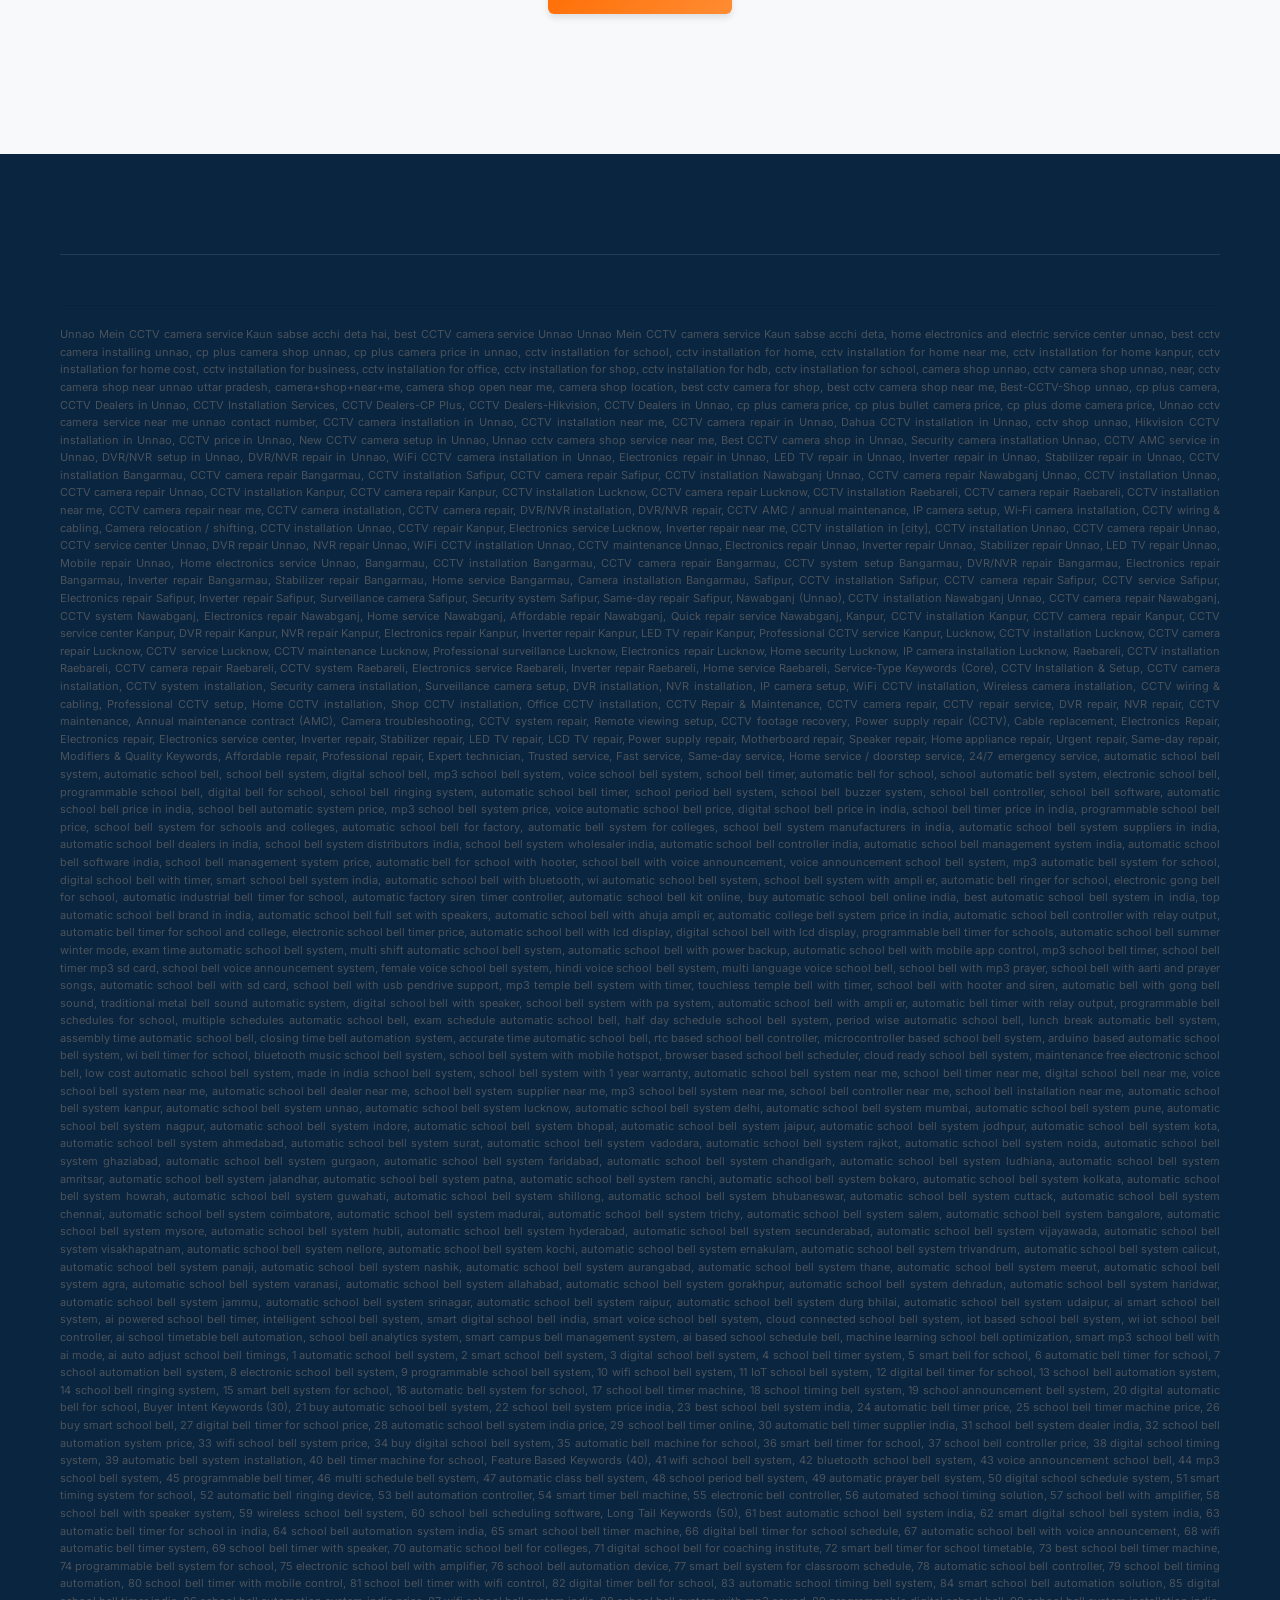
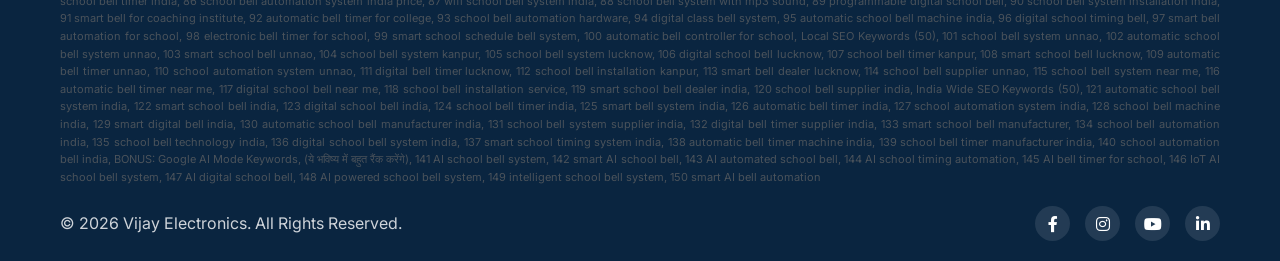
<file: faq.html>
<!DOCTYPE html>
<html lang="en">

<head>
    <meta charset="UTF-8">
    <meta name="viewport" content="width=device-width, initial-scale=1.0">
    <!-- Primary Meta Tags -->
    <title>Frequently Asked Questions | Smart School Bell System India</title>
    <meta name="description"
        content="Find answers to common questions about automatic school bell systems, wifi controllers, mp3 voice bells, and CCTV installation services in India.">
    <meta name="keywords"
        content="school automation system india, automatic school bell system faq, automatic school bell machine india, smart school bell manufacturer, school bell timer software">

    <!-- Open Graph -->
    <meta property="og:type" content="website">
    <meta property="og:url" content="https://vijayelectronic.github.io/Top-Digital-School-Bell-System-Supplier-in-India/faq.html">
    <meta property="og:title" content="FAQ | Smart School Bell System India">
    <meta property="og:description"
        content="Find answers to common questions about automatic school bell systems and CCTV installations.">

    <!-- CSS and Fonts -->
    <link rel="stylesheet" href="css/style.css">
    <link href="https://cdnjs.cloudflare.com/ajax/libs/font-awesome/6.0.0/css/all.min.css" rel="stylesheet">
    <link
        href="https://fonts.googleapis.com/css2?family=Inter:wght@400;500;600;700&family=Outfit:wght@500;700;800&display=swap"
        rel="stylesheet">

    <!-- JSON-LD FAQPage Schema (Mandatory as per Prompt) -->
    <script type="application/ld+json">
    {
      "@context": "https://schema.org",
      "@type": "FAQPage",
      "mainEntity": [{
        "@type": "Question",
        "name": "What is an automatic school bell system?",
        "acceptedAnswer": {
          "@type": "Answer",
          "text": "An automatic school bell system is a programmable digital timer that triggers your school's bell, hooter, or PA speakers automatically based on a pre-set daily or weekly schedule, eliminating the need for manual bell ringing."
        }
      }, {
        "@type": "Question",
        "name": "Which is the best automatic school bell system in India?",
        "acceptedAnswer": {
          "@type": "Answer",
          "text": "Vijay Electronics manufactures the best automatic school bell systems in India. Our range includes standard digital timer machines, MP3 voice announcement bells, and advanced IoT WiFi smart bell controllers suitable for every campus size."
        }
      }, {
        "@type": "Question",
        "name": "Can I connect the bell timer to my existing Ahuja amplifier?",
        "acceptedAnswer": {
          "@type": "Answer",
          "text": "Yes, our MP3 voice announcement school bell system comes with standard line-out audio connections that plug directly into Ahuja or any other commercial PA amplifiers."
        }
      }, {
        "@type": "Question",
        "name": "Do you provide CCTV installation services?",
        "acceptedAnswer": {
          "@type": "Answer",
          "text": "Yes, we are authorized dealers for CP Plus and Hikvision. We provide professional CCTV installation for schools, homes, and businesses across Unnao, Kanpur, and Lucknow."
        }
      }, {
        "@type": "Question",
        "name": "What is the price of an automatic school bell?",
        "acceptedAnswer": {
          "@type": "Answer",
          "text": "The automatic school bell system india price ranges from ₹3,500 for a basic controller to ₹14,500 for a full MP3 voice set with horn speakers."
        }
      }]
    }
    </script>
</head>

<body>

    <!-- Top Bar -->
    <div class="top-bar">
        <div class="container">
            <div class="top-bar-info">
                <span><i class="fas fa-phone-alt"></i> +91-8090090051</span>
                <span><i class="fas fa-envelope"></i> info@vijayelectronicsunnao.com</span>
                <span><i class="fas fa-map-marker-alt"></i> Unnao, UP, India</span>
            </div>
        </div>
    </div>

    <!-- Header & Navigation -->
    <header class="main-header">
        <div class="container">
            <a href="index.html" class="logo">
                <div class="logo-text">VIJAY ELECTRONICS<span>Smart Campus Automation</span></div>
            </a>

            <button class="mobile-toggle"><i class="fas fa-bars"></i></button>

            <nav class="nav-menu">
                <a href="index.html" class="nav-link">Home</a>
                <a href="about.html" class="nav-link">About Us</a>

                <div class="dropdown">
                    <span class="nav-link dropdown-toggle">Products <i class="fas fa-chevron-down"
                            style="font-size: 0.8rem;"></i></span>
                    <div class="dropdown-menu">
                        <a href="automatic-school-bell-timer.html" class="dropdown-item">Automatic Bell Timer</a>
                        <a href="iot-smart-school-bell.html" class="dropdown-item">IoT/WiFi Smart Bell</a>
                        <a href="wireless-school-bell-system.html" class="dropdown-item">Wireless Bell System</a>
                        <a href="school-voice-announcement-system.html" class="dropdown-item">Voice Announcement
                            Bell</a>
                    </div>
                </div>

                <div class="dropdown">
                    <span class="nav-link dropdown-toggle">Services <i class="fas fa-chevron-down"
                            style="font-size: 0.8rem;"></i></span>
                    <div class="dropdown-menu">
                        <a href="school-bell-installation-service.html" class="dropdown-item">School Bell
                            Installation</a>
                        <a href="cctv-installation-service.html" class="dropdown-item">CCTV Camera Setup</a>
                    </div>
                </div>

                <a href="school-bell-prices-india.html" class="nav-link">Pricing</a>
                <a href="faq.html" class="nav-link active">FAQ</a>
                <a href="contact.html" class="btn btn-primary" style="color: white;">Get a Quote</a>
            </nav>
        </div>
    </header>

    <section class="hero" style="min-height: 30vh; background: var(--gradient-blue);">
        <div class="hero-overlay" style="opacity: 0.8;"></div>
        <div class="container"
            style="position: relative; z-index: 2; text-align: center; color: white; padding-top: 80px;">
            <h1 class="h1-main">Frequently Asked Questions</h1>
            <p class="text-lead" style="max-width: 600px; margin: 0 auto; color: rgba(255,255,255,0.9);">Everything you
                need to know about our school automation systems.</p>
        </div>
    </section>

    <!-- FAQ Accordion -->
    <section class="section-padding bg-light-section">
        <div class="container">
            <div class="faq-container">

                <div class="faq-item">
                    <div class="faq-question">What is an automatic school bell system? <i
                            class="fas fa-chevron-down"></i></div>
                    <div class="faq-answer">
                        <p style="padding-top: 15px;">An <strong>automatic school bell system</strong> is a customizable
                            digital timer machine that triggers your school's bell, hooter, or PA speakers automatically
                            based on a pre-set daily or weekly timetable. It ensures perfect timing accuracy and
                            eliminates manual delays.</p>
                    </div>
                </div>

                <div class="faq-item">
                    <div class="faq-question">Do you supply all over India? <i class="fas fa-chevron-down"></i></div>
                    <div class="faq-answer">
                        <p style="padding-top: 15px;">Yes, we are a leading <strong>school bell system supplier
                                india</strong>. We ship our digital controllers and MP3 bell systems nationwide,
                            including major cities like Delhi, Mumbai, Pune, Bangalore, Hyderabad, and Chennai via
                            reliable courier services.</p>
                    </div>
                </div>

                <div class="faq-item">
                    <div class="faq-question">Can I play prayer songs on the bell system? <i
                            class="fas fa-chevron-down"></i></div>
                    <div class="faq-answer">
                        <p style="padding-top: 15px;">Absolutely. Our <strong>school voice announcement system</strong>
                            supports MP3 files via SD card or USB pendrive. You can program morning prayers, national
                            anthems, and custom Hindi/English voice alerts for different periods.</p>
                    </div>
                </div>

                <div class="faq-item">
                    <div class="faq-question">How does the IoT/WiFi Smart Bell work? <i class="fas fa-chevron-down"></i>
                    </div>
                    <div class="faq-answer">
                        <p style="padding-top: 15px;">The <strong>iot based school bell system</strong> connects to your
                            local campus WiFi. You can log into a user-friendly mobile app or web browser dashboard to
                            manage schedules remotely without touching the hardware unit.</p>
                    </div>
                </div>

                <div class="faq-item">
                    <div class="faq-question">Do you offer CCTV Camera installation? <i class="fas fa-chevron-down"></i>
                    </div>
                    <div class="faq-answer">
                        <p style="padding-top: 15px;">Yes, Vijay Electronics provides complete <strong>cctv camera
                                installation in unnao</strong>, Kanpur, and Lucknow. We specialize in Dahua, CP Plus,
                            and Hikvision IP camera setups for comprehensive school and home security.</p>
                    </div>
                </div>

                <div class="faq-item">
                    <div class="faq-question">What if there is a power cut? Will the timer reset? <i
                            class="fas fa-chevron-down"></i></div>
                    <div class="faq-answer">
                        <p style="padding-top: 15px;">No. All our timer machines come with a built-in Lithium battery
                            backup (RTC memory) specifically for the clock and schedule memory. However, to actually
                            ring the bell during a power cut, an external UPS/Inverter is required for the speakers or
                            hooter.</p>
                    </div>
                </div>

                <div class="faq-item">
                    <div class="faq-question">1. Smart School Bell System क्या होता है? <i
                            class="fas fa-chevron-down"></i></div>
                    <div class="faq-answer">
                        <p style="padding-top: 15px;">Smart School Bell System एक डिजिटल ऑटोमैटिक बेल सिस्टम है जो स्कूल
                            के टाइम टेबल के अनुसार अपने-आप बेल बजाता है। इससे स्कूल में समय का सही प्रबंधन होता है और
                            मैनुअल बेल की जरूरत नहीं पड़ती।</p>
                    </div>
                </div>

                <div class="faq-item">
                    <div class="faq-question">2. Smart School Bell System स्कूल में क्यों जरूरी है? <i
                            class="fas fa-chevron-down"></i></div>
                    <div class="faq-answer">
                        <p style="padding-top: 15px;">यह सिस्टम स्कूल में अनुशासन और समय प्रबंधन को बेहतर बनाता है। इससे
                            पीरियड, लंच टाइम और छुट्टी का समय सही तरीके से मैनेज किया जा सकता है।</p>
                    </div>
                </div>

                <div class="faq-item">
                    <div class="faq-question">3. क्या Smart School Bell System को प्रोग्राम किया जा सकता है? <i
                            class="fas fa-chevron-down"></i></div>
                    <div class="faq-answer">
                        <p style="padding-top: 15px;">हाँ, Smart School Bell System को आसानी से प्रोग्राम किया जा सकता
                            है। इसमें स्कूल का पूरा टाइम टेबल सेट किया जा सकता है।</p>
                    </div>
                </div>

                <div class="faq-item">
                    <div class="faq-question">4. Smart School Bell System में कौन-कौन से उपकरण लगते हैं? <i
                            class="fas fa-chevron-down"></i></div>
                    <div class="faq-answer">
                        <p style="padding-top: 15px;">इस सिस्टम में मुख्य रूप से ये उपकरण लगाए जाते हैं: Digital Timer,
                            Amplifier, Speaker, Control Panel</p>
                    </div>
                </div>

                <div class="faq-item">
                    <div class="faq-question">5. CCTV Camera क्या होता है? <i class="fas fa-chevron-down"></i></div>
                    <div class="faq-answer">
                        <p style="padding-top: 15px;">CCTV Camera एक सुरक्षा कैमरा सिस्टम होता है जो किसी भी स्थान की
                            गतिविधियों को रिकॉर्ड करता है और लाइव मॉनिटरिंग की सुविधा देता है।</p>
                    </div>
                </div>

                <div class="faq-item">
                    <div class="faq-question">6. CCTV Camera लगाने के क्या फायदे हैं? <i
                            class="fas fa-chevron-down"></i></div>
                    <div class="faq-answer">
                        <p style="padding-top: 15px;">CCTV Camera लगाने के कई फायदे हैं: सुरक्षा बढ़ती है, चोरी रोकने
                            में मदद, लाइव मॉनिटरिंग, रिकॉर्डिंग सबूत के रूप में उपयोग।</p>
                    </div>
                </div>

                <div class="faq-item">
                    <div class="faq-question">7. CCTV Camera कितने प्रकार के होते हैं? <i
                            class="fas fa-chevron-down"></i></div>
                    <div class="faq-answer">
                        <p style="padding-top: 15px;">मुख्य रूप से CCTV Camera के प्रकार हैं: Dome Camera, Bullet
                            Camera, PTZ Camera, Wireless Camera, IP Camera</p>
                    </div>
                </div>

                <div class="faq-item">
                    <div class="faq-question">8. DVR और NVR क्या होते हैं? <i class="fas fa-chevron-down"></i></div>
                    <div class="faq-answer">
                        <p style="padding-top: 15px;">DVR और NVR रिकॉर्डिंग डिवाइस होते हैं जिनमें CCTV कैमरा की वीडियो
                            रिकॉर्डिंग सेव होती है।</p>
                    </div>
                </div>

                <div class="faq-item">
                    <div class="faq-question">9. CCTV Camera में कितने दिन की रिकॉर्डिंग रहती है? <i
                            class="fas fa-chevron-down"></i></div>
                    <div class="faq-answer">
                        <p style="padding-top: 15px;">आमतौर पर 500GB या 1TB हार्ड डिस्क में 10 से 30 दिन तक की
                            रिकॉर्डिंग सेव रहती है।</p>
                    </div>
                </div>

                <div class="faq-item">
                    <div class="faq-question">10. क्या CCTV Camera मोबाइल से देखा जा सकता है? <i
                            class="fas fa-chevron-down"></i></div>
                    <div class="faq-answer">
                        <p style="padding-top: 15px;">हाँ, CCTV कैमरा को मोबाइल ऐप के माध्यम से लाइव देखा जा सकता है।
                        </p>
                    </div>
                </div>

                <div class="faq-item">
                    <div class="faq-question">11. CCTV Camera Installation में कितना समय लगता है? <i
                            class="fas fa-chevron-down"></i></div>
                    <div class="faq-answer">
                        <p style="padding-top: 15px;">सामान्यतः 4 कैमरों के सिस्टम को इंस्टॉल करने में 2 से 4 घंटे लगते
                            हैं।</p>
                    </div>
                </div>

                <div class="faq-item">
                    <div class="faq-question">12. क्या CCTV Camera बिना इंटरनेट के भी काम करता है? <i
                            class="fas fa-chevron-down"></i></div>
                    <div class="faq-answer">
                        <p style="padding-top: 15px;">हाँ, CCTV Camera रिकॉर्डिंग के लिए इंटरनेट की जरूरत नहीं होती,
                            लेकिन मोबाइल से लाइव देखने के लिए इंटरनेट जरूरी होता है।</p>
                    </div>
                </div>

                <div class="faq-item">
                    <div class="faq-question">13. क्या घर और दुकान के लिए अलग CCTV सिस्टम होता है? <i
                            class="fas fa-chevron-down"></i></div>
                    <div class="faq-answer">
                        <p style="padding-top: 15px;">हाँ, घर, दुकान, ऑफिस और स्कूल के लिए अलग-अलग जरूरत के अनुसार CCTV
                            सिस्टम लगाए जाते हैं।</p>
                    </div>
                </div>

                <div class="faq-item">
                    <div class="faq-question">14. School Bell System कितने स्पीकर तक कनेक्ट किया जा सकता है? <i
                            class="fas fa-chevron-down"></i></div>
                    <div class="faq-answer">
                        <p style="padding-top: 15px;">यह सिस्टम एम्प्लीफायर की क्षमता के अनुसार 4 से 20 या उससे अधिक
                            स्पीकर तक कनेक्ट किया जा सकता है।</p>
                    </div>
                </div>

                <div class="faq-item">
                    <div class="faq-question">15. CCTV Camera की सर्विस कितने समय में करनी चाहिए? <i
                            class="fas fa-chevron-down"></i></div>
                    <div class="faq-answer">
                        <p style="padding-top: 15px;">CCTV कैमरा सिस्टम की सर्विस हर 6 महीने में कराना अच्छा रहता है।
                        </p>
                    </div>
                </div>

                <div class="faq-item">
                    <div class="faq-question">16. CCTV Camera Installation की कीमत क्या होती है? <i
                            class="fas fa-chevron-down"></i></div>
                    <div class="faq-answer">
                        <p style="padding-top: 15px;">कीमत कैमरों की संख्या, ब्रांड और हार्ड डिस्क के अनुसार अलग-अलग
                            होती है।</p>
                    </div>
                </div>

                <div class="faq-item">
                    <div class="faq-question">17. क्या CCTV Camera रात में भी रिकॉर्ड करता है? <i
                            class="fas fa-chevron-down"></i></div>
                    <div class="faq-answer">
                        <p style="padding-top: 15px;">हाँ, अधिकांश CCTV कैमरों में Night Vision होता है जिससे रात में भी
                            साफ वीडियो रिकॉर्ड होती है।</p>
                    </div>
                </div>

                <div class="faq-item">
                    <div class="faq-question">18. क्या School Bell System में म्यूजिक या अनाउंसमेंट भी किया जा सकता है?
                        <i class="fas fa-chevron-down"></i></div>
                    <div class="faq-answer">
                        <p style="padding-top: 15px;">हाँ, कई Smart School Bell System में माइक्रोफोन के माध्यम से
                            अनाउंसमेंट और म्यूजिक चलाया जा सकता है।</p>
                    </div>
                </div>

                <div class="faq-item">
                    <div class="faq-question">19. Unnao में CCTV Camera Installation कहाँ मिलता है? <i
                            class="fas fa-chevron-down"></i></div>
                    <div class="faq-answer">
                        <p style="padding-top: 15px;">Unnao में CCTV Camera Installation, Repair, Maintenance और Smart
                            School Bell System Installation की सेवा उपलब्ध है।</p>
                    </div>
                </div>

                <div class="faq-item">
                    <div class="faq-question">20. Unnao में CCTV Camera और School Bell System के लिए किससे संपर्क करें?
                        <i class="fas fa-chevron-down"></i></div>
                    <div class="faq-answer">
                        <p style="padding-top: 15px;">अगर आप CCTV Camera Sale, Installation, Repair Service या Smart
                            School Bell System Installation करवाना चाहते हैं तो संपर्क करें: Vijay Electronics Unnao,
                            Mobile: 8090090051</p>
                    </div>
                </div>

            </div>

            <div style="text-align: center; margin-top: 50px;">
                <p class="text-lead" style="margin-bottom: 20px;">Still have questions?</p>
                <a href="contact.html" class="btn btn-primary">Contact Support</a>
            </div>
        </div>
    </section>

    <!-- Floating Actions & Footer -->
    <div class="floating-actions">
        <a href="https://wa.me/918090090051" target="_blank" class="float-btn float-whatsapp"><i
                class="fab fa-whatsapp"></i></a>
        <a href="tel:+918090090051" class="float-btn float-call"><i class="fas fa-phone-alt"></i></a>
    </div>

    <footer class="main-footer">
        <div class="container">
            <div class="footer-bottom">
                <div class="seo-tags-footer" style="margin-top: 30px; padding-top: 20px; border-top: 1px solid rgba(0,0,0,0.1); font-size: 11px; color: var(--text-muted); opacity: 0.7; line-height: 1.6; text-align: justify; word-break: break-word;">
                    Unnao Mein CCTV camera service Kaun sabse acchi deta hai, best CCTV camera service Unnao Unnao Mein CCTV camera service Kaun sabse acchi deta, home electronics and electric service center unnao, best cctv camera installing unnao, cp plus camera shop unnao, cp plus camera price in unnao, cctv installation for school, cctv installation for home, cctv installation for home near me, cctv installation for home kanpur, cctv installation for home cost, cctv installation for business, cctv installation for office, cctv installation for shop, cctv installation for hdb, cctv installation for school, camera shop unnao, cctv camera shop unnao, near, cctv camera shop near unnao uttar pradesh, camera+shop+near+me, camera shop open near me, camera shop location, best cctv camera for shop, best cctv camera shop near me, Best-CCTV-Shop unnao, cp plus camera, CCTV Dealers in Unnao, CCTV Installation Services, CCTV Dealers-CP Plus, CCTV Dealers-Hikvision, CCTV Dealers in Unnao, cp plus camera price, cp plus bullet camera price, cp plus dome camera price, Unnao cctv camera service near me unnao contact number, CCTV camera installation in Unnao, CCTV installation near me, CCTV camera repair in Unnao, Dahua CCTV installation in Unnao, cctv shop unnao, Hikvision CCTV installation in Unnao, CCTV price in Unnao, New CCTV camera setup in Unnao, Unnao cctv camera shop service near me, Best CCTV camera shop in Unnao, Security camera installation Unnao, CCTV AMC service in Unnao, DVR/NVR setup in Unnao, DVR/NVR repair in Unnao, WiFi CCTV camera installation in Unnao, Electronics repair in Unnao, LED TV repair in Unnao, Inverter repair in Unnao, Stabilizer repair in Unnao, CCTV installation Bangarmau, CCTV camera repair Bangarmau, CCTV installation Safipur, CCTV camera repair Safipur, CCTV installation Nawabganj Unnao, CCTV camera repair Nawabganj Unnao, CCTV installation Unnao, CCTV camera repair Unnao, CCTV installation Kanpur, CCTV camera repair Kanpur, CCTV installation Lucknow, CCTV camera repair Lucknow, CCTV installation Raebareli, CCTV camera repair Raebareli, CCTV installation near me, CCTV camera repair near me, CCTV camera installation, CCTV camera repair, DVR/NVR installation, DVR/NVR repair, CCTV AMC / annual maintenance, IP camera setup, Wi‑Fi camera installation, CCTV wiring & cabling, Camera relocation / shifting, CCTV installation Unnao, CCTV repair Kanpur, Electronics service Lucknow, Inverter repair near me, CCTV installation in [city], CCTV installation Unnao, CCTV camera repair Unnao, CCTV service center Unnao, DVR repair Unnao, NVR repair Unnao, WiFi CCTV installation Unnao, CCTV maintenance Unnao, Electronics repair Unnao, Inverter repair Unnao, Stabilizer repair Unnao, LED TV repair Unnao, Mobile repair Unnao, Home electronics service Unnao, Bangarmau, CCTV installation Bangarmau, CCTV camera repair Bangarmau, CCTV system setup Bangarmau, DVR/NVR repair Bangarmau, Electronics repair Bangarmau, Inverter repair Bangarmau, Stabilizer repair Bangarmau, Home service Bangarmau, Camera installation Bangarmau, Safipur, CCTV installation Safipur, CCTV camera repair Safipur, CCTV service Safipur, Electronics repair Safipur, Inverter repair Safipur, Surveillance camera Safipur, Security system Safipur, Same-day repair Safipur, Nawabganj (Unnao), CCTV installation Nawabganj Unnao, CCTV camera repair Nawabganj, CCTV system Nawabganj, Electronics repair Nawabganj, Home service Nawabganj, Affordable repair Nawabganj, Quick repair service Nawabganj, Kanpur, CCTV installation Kanpur, CCTV camera repair Kanpur, CCTV service center Kanpur, DVR repair Kanpur, NVR repair Kanpur, Electronics repair Kanpur, Inverter repair Kanpur, LED TV repair Kanpur, Professional CCTV service Kanpur, Lucknow, CCTV installation Lucknow, CCTV camera repair Lucknow, CCTV service Lucknow, CCTV maintenance Lucknow, Professional surveillance Lucknow, Electronics repair Lucknow, Home security Lucknow, IP camera installation Lucknow, Raebareli, CCTV installation Raebareli, CCTV camera repair Raebareli, CCTV system Raebareli, Electronics service Raebareli, Inverter repair Raebareli, Home service Raebareli, Service-Type Keywords (Core), CCTV Installation & Setup, CCTV camera installation, CCTV system installation, Security camera installation, Surveillance camera setup, DVR installation, NVR installation, IP camera setup, WiFi CCTV installation, Wireless camera installation, CCTV wiring & cabling, Professional CCTV setup, Home CCTV installation, Shop CCTV installation, Office CCTV installation, CCTV Repair & Maintenance, CCTV camera repair, CCTV repair service, DVR repair, NVR repair, CCTV maintenance, Annual maintenance contract (AMC), Camera troubleshooting, CCTV system repair, Remote viewing setup, CCTV footage recovery, Power supply repair (CCTV), Cable replacement, Electronics Repair, Electronics repair, Electronics service center, Inverter repair, Stabilizer repair, LED TV repair, LCD TV repair, Power supply repair, Motherboard repair, Speaker repair, Home appliance repair, Urgent repair, Same-day repair, Modifiers & Quality Keywords, Affordable repair, Professional repair, Expert technician, Trusted service, Fast service, Same-day service, Home service / doorstep service, 24/7 emergency service, automatic school bell system, automatic school bell, school bell system, digital school bell, mp3 school bell system, voice school bell system, school bell timer, automatic bell for school, school automatic bell system, electronic school bell, programmable school bell, digital bell for school, school bell ringing system, automatic school bell timer, school period bell system, school bell buzzer system, school bell controller, school bell software, automatic school bell price in india, school bell automatic system price, mp3 school bell system price, voice automatic school bell price, digital school bell price in india, school bell timer price in india, programmable school bell price, school bell system for schools and colleges, automatic school bell for factory, automatic bell system for colleges, school bell system manufacturers in india, automatic school bell system suppliers in india, automatic school bell dealers in india, school bell system distributors india, school bell system wholesaler india, automatic school bell controller india, automatic school bell management system india, automatic school bell software india, school bell management system price, automatic bell for school with hooter, school bell with voice announcement, voice announcement school bell system, mp3 automatic bell system for school, digital school bell with timer, smart school bell system india, automatic school bell with bluetooth, wi automatic school bell system, school bell system with ampli er, automatic bell ringer for school, electronic gong bell for school, automatic industrial bell timer for school, automatic factory siren timer controller, automatic school bell kit online, buy automatic school bell online india, best automatic school bell system in india, top automatic school bell brand in india, automatic school bell full set with speakers, automatic school bell with ahuja ampli er, automatic college bell system price in india, automatic school bell controller with relay output, automatic bell timer for school and college, electronic school bell timer price, automatic school bell with lcd display, digital school bell with lcd display, programmable bell timer for schools, automatic school bell summer winter mode, exam time automatic school bell system, multi shift automatic school bell system, automatic school bell with power backup, automatic school bell with mobile app control, mp3 school bell timer, school bell timer mp3 sd card, school bell voice announcement system, female voice school bell system, hindi voice school bell system, multi language voice school bell, school bell with mp3 prayer, school bell with aarti and prayer songs, automatic school bell with sd card, school bell with usb pendrive support, mp3 temple bell system with timer, touchless temple bell with timer, school bell with hooter and siren, automatic bell with gong bell sound, traditional metal bell sound automatic system, digital school bell with speaker, school bell system with pa system, automatic school bell with ampli er, automatic bell timer with relay output, programmable bell schedules for school, multiple schedules automatic school bell, exam schedule automatic school bell, half day schedule school bell system, period wise automatic school bell, lunch break automatic bell system, assembly time automatic school bell, closing time bell automation system, accurate time automatic school bell, rtc based school bell controller, microcontroller based school bell system, arduino based automatic school bell system, wi bell timer for school, bluetooth music school bell system, school bell system with mobile hotspot, browser based school bell scheduler, cloud ready school bell system, maintenance free electronic school bell, low cost automatic school bell system, made in india school bell system, school bell system with 1 year warranty, automatic school bell system near me, school bell timer near me, digital school bell near me, voice school bell system near me, automatic school bell dealer near me, school bell system supplier near me, mp3 school bell system near me, school bell controller near me, school bell installation near me, automatic school bell system kanpur, automatic school bell system unnao, automatic school bell system lucknow, automatic school bell system delhi, automatic school bell system mumbai, automatic school bell system pune, automatic school bell system nagpur, automatic school bell system indore, automatic school bell system bhopal, automatic school bell system jaipur, automatic school bell system jodhpur, automatic school bell system kota, automatic school bell system ahmedabad, automatic school bell system surat, automatic school bell system vadodara, automatic school bell system rajkot, automatic school bell system noida, automatic school bell system ghaziabad, automatic school bell system gurgaon, automatic school bell system faridabad, automatic school bell system chandigarh, automatic school bell system ludhiana, automatic school bell system amritsar, automatic school bell system jalandhar, automatic school bell system patna, automatic school bell system ranchi, automatic school bell system bokaro, automatic school bell system kolkata, automatic school bell system howrah, automatic school bell system guwahati, automatic school bell system shillong, automatic school bell system bhubaneswar, automatic school bell system cuttack, automatic school bell system chennai, automatic school bell system coimbatore, automatic school bell system madurai, automatic school bell system trichy, automatic school bell system salem, automatic school bell system bangalore, automatic school bell system mysore, automatic school bell system hubli, automatic school bell system hyderabad, automatic school bell system secunderabad, automatic school bell system vijayawada, automatic school bell system visakhapatnam, automatic school bell system nellore, automatic school bell system kochi, automatic school bell system ernakulam, automatic school bell system trivandrum, automatic school bell system calicut, automatic school bell system panaji, automatic school bell system nashik, automatic school bell system aurangabad, automatic school bell system thane, automatic school bell system meerut, automatic school bell system agra, automatic school bell system varanasi, automatic school bell system allahabad, automatic school bell system gorakhpur, automatic school bell system dehradun, automatic school bell system haridwar, automatic school bell system jammu, automatic school bell system srinagar, automatic school bell system raipur, automatic school bell system durg bhilai, automatic school bell system udaipur, ai smart school bell system, ai powered school bell timer, intelligent school bell system, smart digital school bell india, smart voice school bell system, cloud connected school bell system, iot based school bell system, wi iot school bell controller, ai school timetable bell automation, school bell analytics system, smart campus bell management system, ai based school schedule bell, machine learning school bell optimization, smart mp3 school bell with ai mode, ai auto adjust school bell timings, 1 automatic school bell system, 2 smart school bell system, 3 digital school bell system, 4 school bell timer system, 5 smart bell for school, 6 automatic bell timer for school, 7 school automation bell system, 8 electronic school bell system, 9 programmable school bell system, 10 wifi school bell system, 11 IoT school bell system, 12 digital bell timer for school, 13 school bell automation system, 14 school bell ringing system, 15 smart bell system for school, 16 automatic bell system for school, 17 school bell timer machine, 18 school timing bell system, 19 school announcement bell system, 20 digital automatic bell for school, Buyer Intent Keywords (30), 21 buy automatic school bell system, 22 school bell system price india, 23 best school bell system india, 24 automatic bell timer price, 25 school bell timer machine price, 26 buy smart school bell, 27 digital bell timer for school price, 28 automatic school bell system india price, 29 school bell timer online, 30 automatic bell timer supplier india, 31 school bell system dealer india, 32 school bell automation system price, 33 wifi school bell system price, 34 buy digital school bell system, 35 automatic bell machine for school, 36 smart bell timer for school, 37 school bell controller price, 38 digital school timing system, 39 automatic bell system installation, 40 bell timer machine for school, Feature Based Keywords (40), 41 wifi school bell system, 42 bluetooth school bell system, 43 voice announcement school bell, 44 mp3 school bell system, 45 programmable bell timer, 46 multi schedule bell system, 47 automatic class bell system, 48 school period bell system, 49 automatic prayer bell system, 50 digital school schedule system, 51 smart timing system for school, 52 automatic bell ringing device, 53 bell automation controller, 54 smart timer bell machine, 55 electronic bell controller, 56 automated school timing solution, 57 school bell with amplifier, 58 school bell with speaker system, 59 wireless school bell system, 60 school bell scheduling software, Long Tail Keywords (50), 61 best automatic school bell system india, 62 smart digital school bell system india, 63 automatic bell timer for school in india, 64 school bell automation system india, 65 smart school bell timer machine, 66 digital bell timer for school schedule, 67 automatic school bell with voice announcement, 68 wifi automatic bell timer system, 69 school bell timer with speaker, 70 automatic school bell for colleges, 71 digital school bell for coaching institute, 72 smart bell timer for school timetable, 73 best school bell timer machine, 74 programmable bell system for school, 75 electronic school bell with amplifier, 76 school bell automation device, 77 smart bell system for classroom schedule, 78 automatic school bell controller, 79 school bell timing automation, 80 school bell timer with mobile control, 81 school bell timer with wifi control, 82 digital timer bell for school, 83 automatic school timing bell system, 84 smart school bell automation solution, 85 digital school bell timer india, 86 school bell automation system india price, 87 wifi school bell system india, 88 school bell system with mp3 sound, 89 programmable digital school bell, 90 school bell system installation india, 91 smart bell for coaching institute, 92 automatic bell timer for college, 93 school bell automation hardware, 94 digital class bell system, 95 automatic school bell machine india, 96 digital school timing bell, 97 smart bell automation for school, 98 electronic bell timer for school, 99 smart school schedule bell system, 100 automatic bell controller for school, Local SEO Keywords (50), 101 school bell system unnao, 102 automatic school bell system unnao, 103 smart school bell unnao, 104 school bell system kanpur, 105 school bell system lucknow, 106 digital school bell lucknow, 107 school bell timer kanpur, 108 smart school bell lucknow, 109 automatic bell timer unnao, 110 school automation system unnao, 111 digital bell timer lucknow, 112 school bell installation kanpur, 113 smart bell dealer lucknow, 114 school bell supplier unnao, 115 school bell system near me, 116 automatic bell timer near me, 117 digital school bell near me, 118 school bell installation service, 119 smart school bell dealer india, 120 school bell supplier india, India Wide SEO Keywords (50), 121 automatic school bell system india, 122 smart school bell india, 123 digital school bell india, 124 school bell timer india, 125 smart bell system india, 126 automatic bell timer india, 127 school automation system india, 128 school bell machine india, 129 smart digital bell india, 130 automatic school bell manufacturer india, 131 school bell system supplier india, 132 digital bell timer supplier india, 133 smart school bell manufacturer, 134 school bell automation india, 135 school bell technology india, 136 digital school bell system india, 137 smart school timing system india, 138 automatic bell timer machine india, 139 school bell timer manufacturer india, 140 school automation bell india, BONUS: Google AI Mode Keywords, (ये भविष्य में बहुत रैंक करेंगे), 141 AI school bell system, 142 smart AI school bell, 143 AI automated school bell, 144 AI school timing automation, 145 AI bell timer for school, 146 IoT AI school bell system, 147 AI digital school bell, 148 AI powered school bell system, 149 intelligent school bell system, 150 smart AI bell automation
                </div>

                <p>&copy; 2026 Vijay Electronics. All Rights Reserved.</p>
                <div class="social-links">
                    <a href="https://www.facebook.com/VijayChaurasiya" target="_blank" class="social-icon"><i
                            class="fab fa-facebook-f"></i></a>
                    <a href="https://www.instagram.com/vijayelectronics1" target="_blank" class="social-icon"><i
                            class="fab fa-instagram"></i></a>
                    <a href="https://www.youtube.com/@vijayelectronics-v6e" target="_blank" class="social-icon"><i
                            class="fab fa-youtube"></i></a>
                    <a href="https://www.linkedin.com/in/vijay-electronics-3920512bb" target="_blank"
                        class="social-icon"><i class="fab fa-linkedin-in"></i></a>
                </div>
            </div>
        </div>
    </footer>
    <script src="js/main.js"></script>
</body>

</html>
</file>
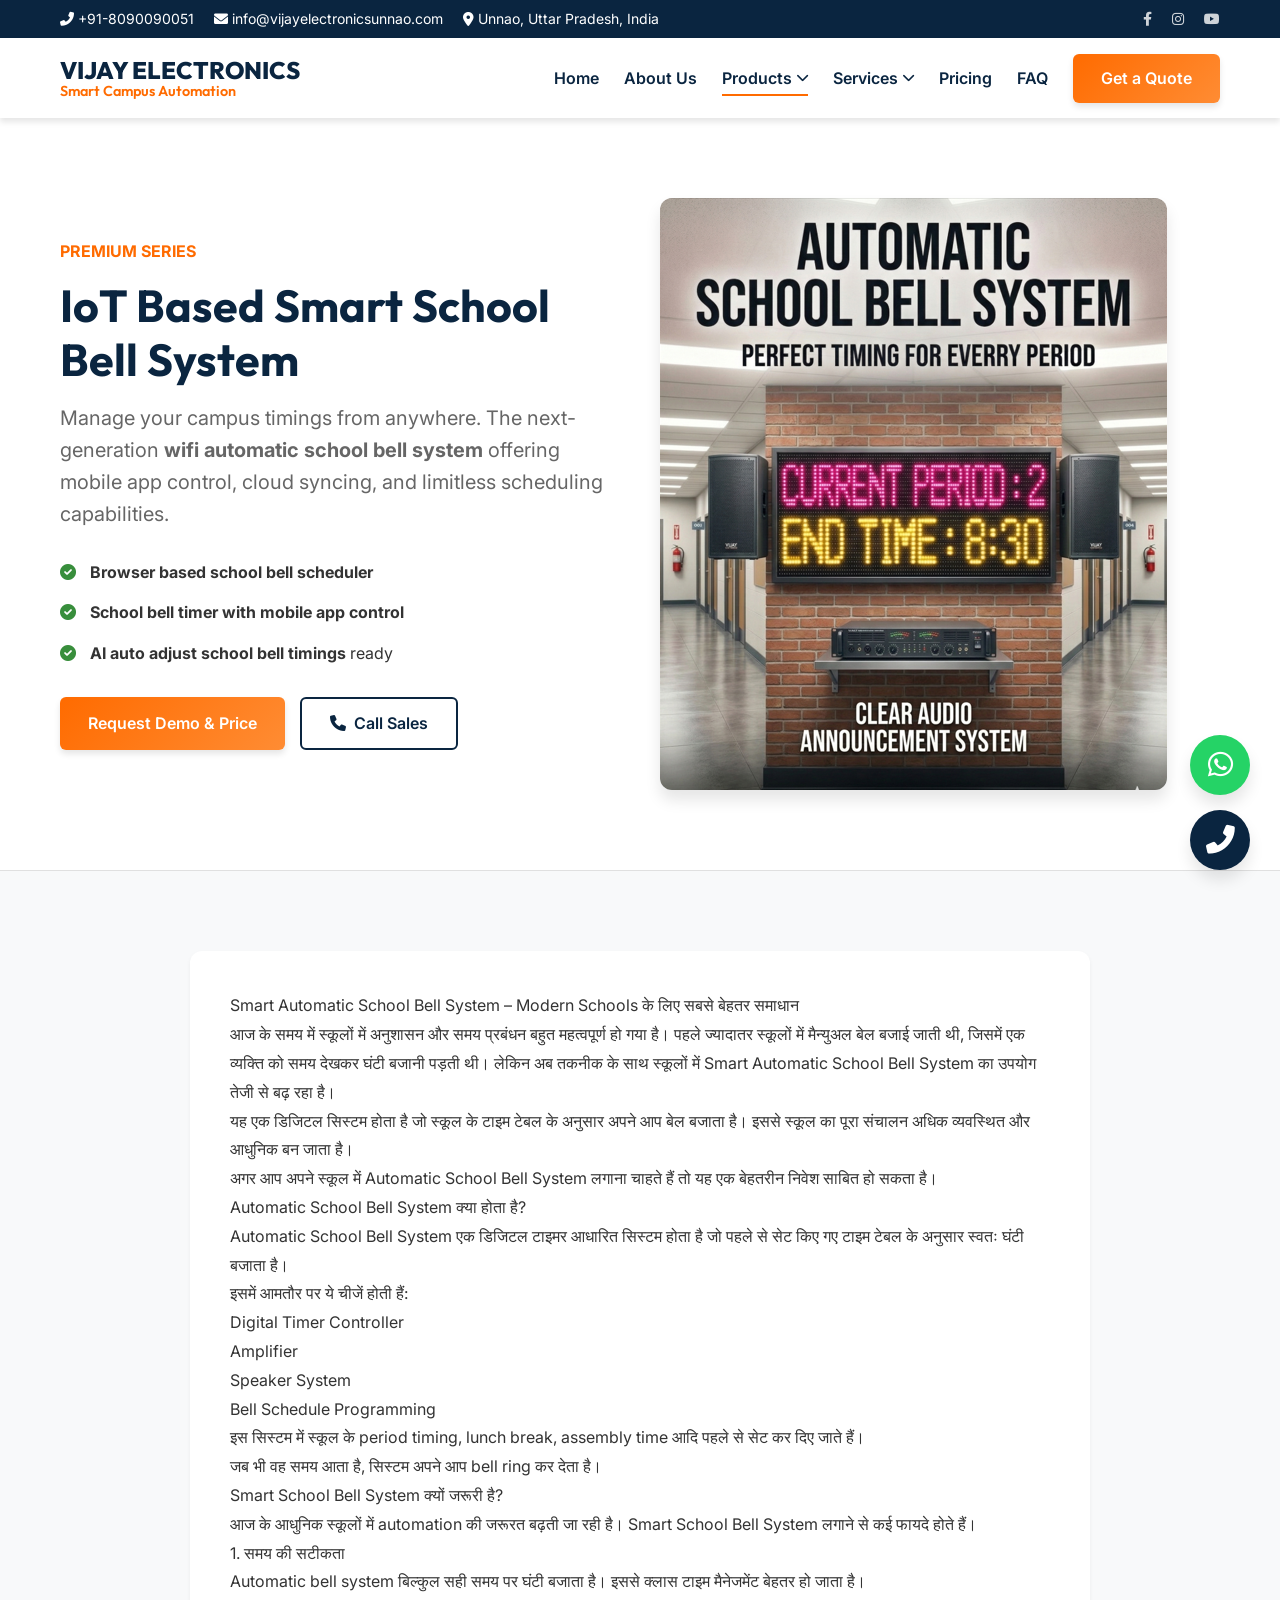
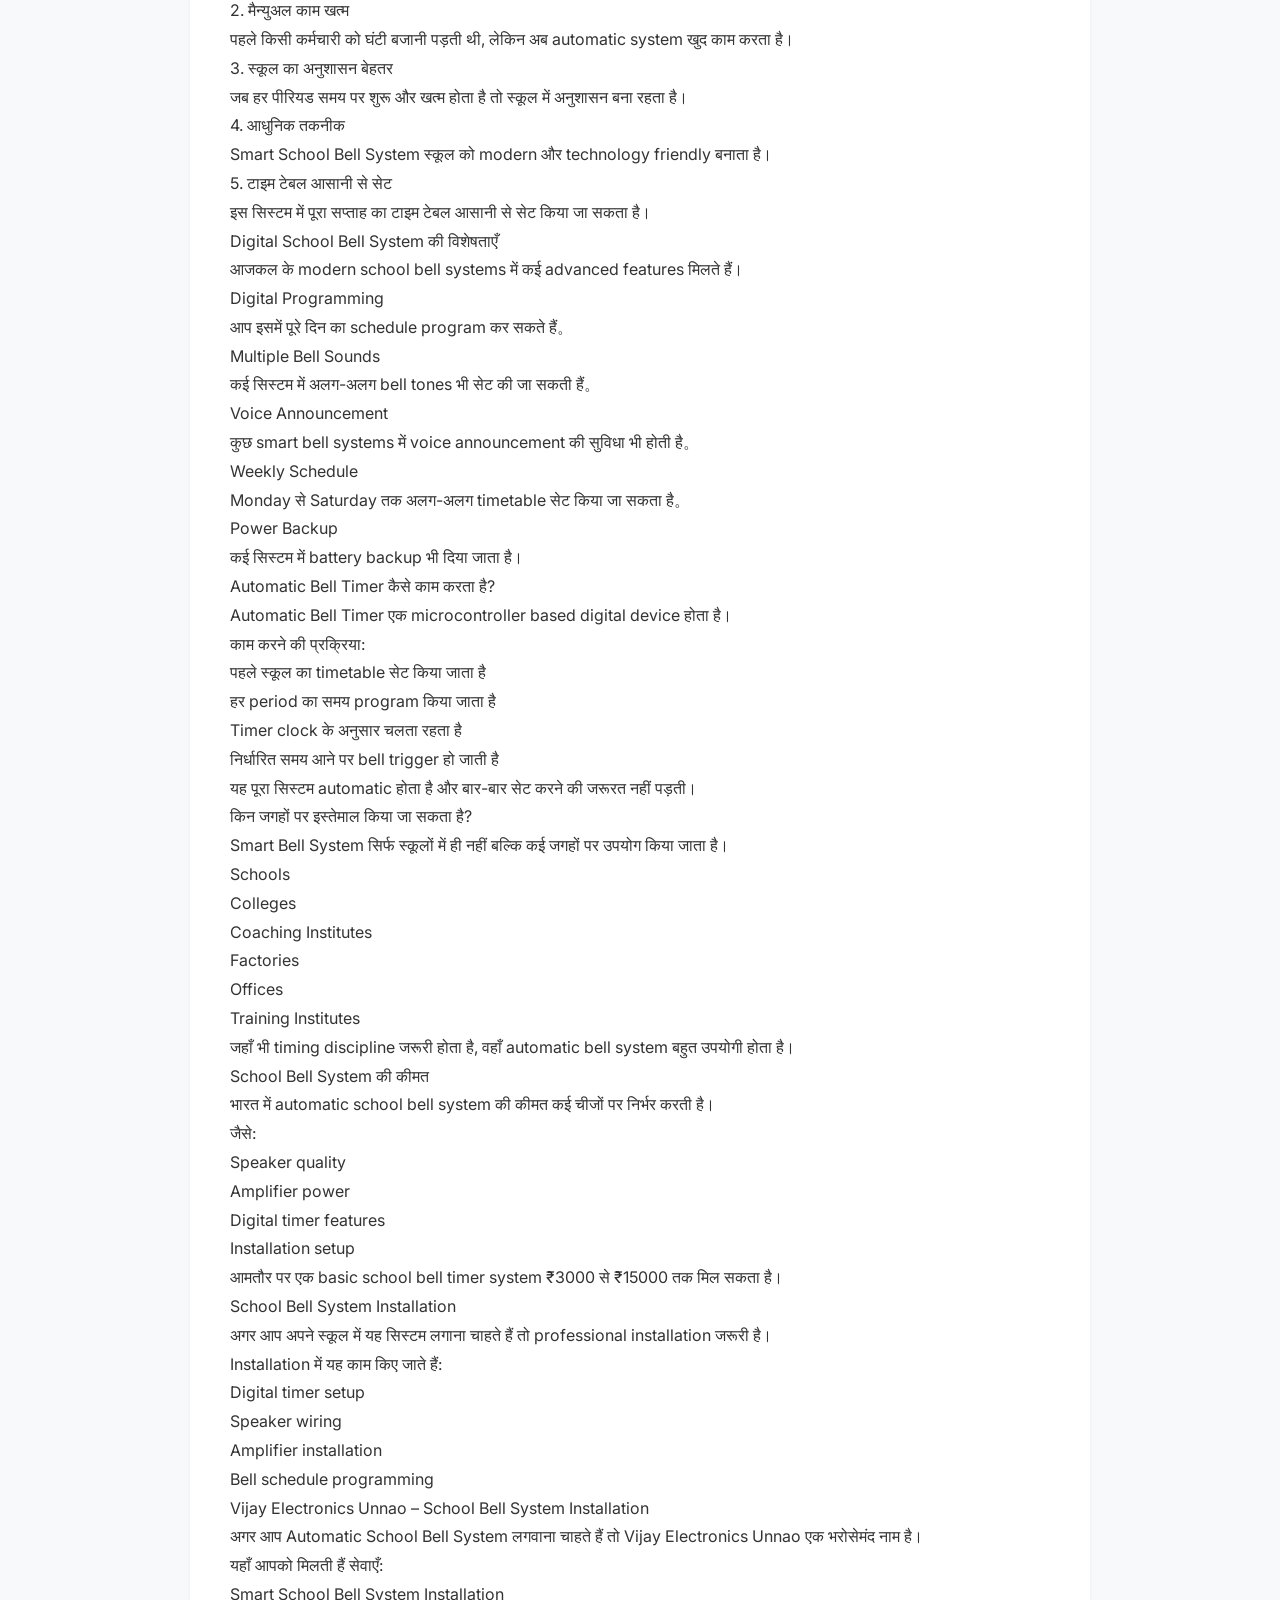
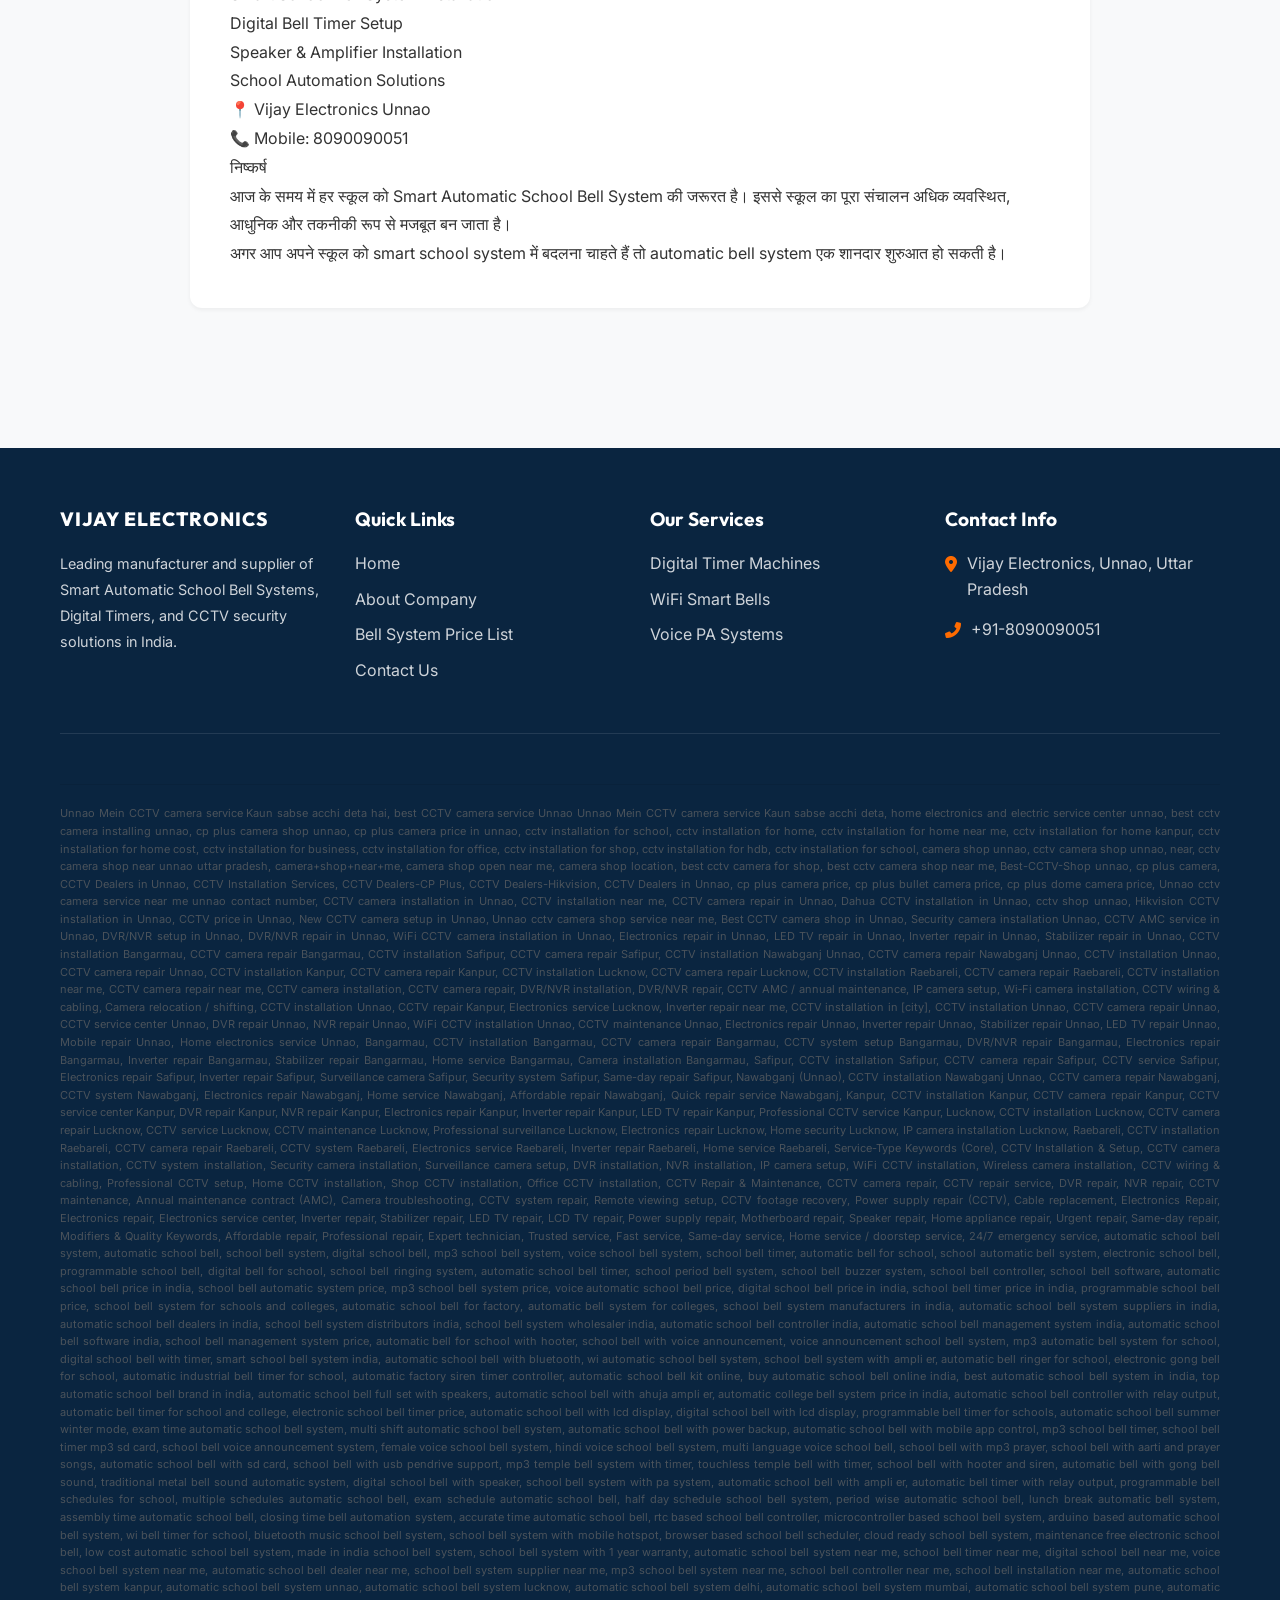
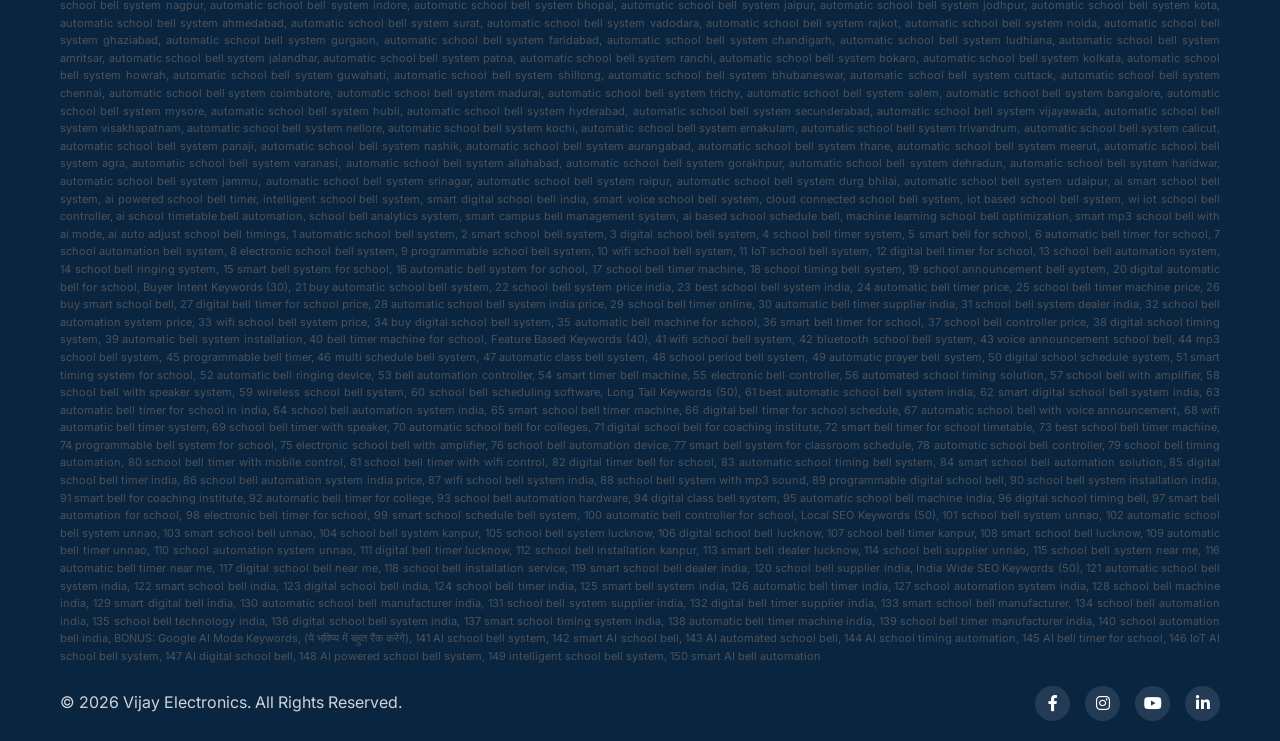
<file: iot-smart-school-bell.html>
<!DOCTYPE html>
<html lang="en">

<head>
    <meta charset="UTF-8">
    <meta name="viewport" content="width=device-width, initial-scale=1.0">
    <!-- Primary Meta Tags -->
    <title>IoT Based Smart School Bell System | WiFi Controlled Bell Timer</title>
    <meta name="description"
        content="Upgrade to an IoT based Smart School Bell System with WiFi and mobile app control. Cloud ready school bell system perfect for modern Indian campuses.">
    <meta name="keywords"
        content="iot based school bell system, wifi smart school bell, cloud connected school bell system, mobile app controlled bell timer, smart digital school bell india">

    <!-- Open Graph / Facebook -->
    <meta property="og:type" content="website">
    <meta property="og:url" content="https://vijayelectronic.github.io/Top-Digital-School-Bell-System-Supplier-in-India/iot-smart-school-bell.html">
    <meta property="og:title" content="IoT Based Smart School Bell System | WiFi Controlled Bell Timer">
    <meta property="og:description"
        content="Upgrade to an IoT based Smart School Bell System with WiFi and mobile app control.">

    <!-- CSS and Fonts -->
    <link rel="stylesheet" href="css/style.css">
    <link href="https://cdnjs.cloudflare.com/ajax/libs/font-awesome/6.0.0/css/all.min.css" rel="stylesheet">
    <link
        href="https://fonts.googleapis.com/css2?family=Inter:wght@400;500;600;700&family=Outfit:wght@500;700;800&display=swap"
        rel="stylesheet">

    <!-- JSON-LD Schema: Product -->
    <script type="application/ld+json">
    {
      "@context": "https://schema.org/",
      "@type": "Product",
      "name": "IoT WiFi Smart School Bell Controller",
      "image": "https://vijayelectronic.github.io/Top-Digital-School-Bell-System-Supplier-in-India/assets/smart-automatic-school-bell-india.png.png",
      "description": "Advanced IoT-based smart school bell system controllable via mobile app and browser. Features cloud connectivity and unlimited scheduling.",
      "brand": {
        "@type": "Brand",
        "name": "Vijay Electronics"
      },
      "review": {
        "@type": "Review",
        "reviewRating": {
          "@type": "Rating",
          "ratingValue": "4.9",
          "bestRating": "5"
        },
        "author": {
          "@type": "Organization",
          "name": "Local Schools India"
        }
      }
    }
    </script>
</head>

<body>

    <!-- Top Bar -->
    <div class="top-bar">
        <div class="container">
            <div class="top-bar-info">
                <span><i class="fas fa-phone-alt"></i> +91-8090090051</span>
                <span><i class="fas fa-envelope"></i> info@vijayelectronicsunnao.com</span>
                <span><i class="fas fa-map-marker-alt"></i> Unnao, Uttar Pradesh, India</span>
            </div>
            <div class="top-bar-social">
                <a href="https://www.facebook.com/VijayChaurasiya" target="_blank"><i class="fab fa-facebook-f"></i></a>
                <a href="https://www.instagram.com/vijayelectronics1" target="_blank"><i
                        class="fab fa-instagram"></i></a>
                <a href="https://www.youtube.com/@vijayelectronics-v6e" target="_blank"><i
                        class="fab fa-youtube"></i></a>
            </div>
        </div>
    </div>

    <!-- Header & Navigation -->
    <header class="main-header">
        <div class="container">
            <a href="index.html" class="logo">
                <div class="logo-text">
                    VIJAY ELECTRONICS
                    <span>Smart Campus Automation</span>
                </div>
            </a>

            <button class="mobile-toggle"><i class="fas fa-bars"></i></button>

            <nav class="nav-menu">
                <a href="index.html" class="nav-link">Home</a>
                <a href="about.html" class="nav-link">About Us</a>

                <div class="dropdown active">
                    <span class="nav-link dropdown-toggle active">Products <i class="fas fa-chevron-down"
                            style="font-size: 0.8rem;"></i></span>
                    <div class="dropdown-menu">
                        <a href="automatic-school-bell-timer.html" class="dropdown-item">Automatic Bell Timer</a>
                        <a href="iot-smart-school-bell.html" class="dropdown-item"
                            style="color:var(--secondary-orange);">IoT/WiFi Smart Bell</a>
                        <a href="wireless-school-bell-system.html" class="dropdown-item">Wireless Bell System</a>
                        <a href="school-voice-announcement-system.html" class="dropdown-item">Voice Announcement
                            Bell</a>
                    </div>
                </div>

                <div class="dropdown">
                    <span class="nav-link dropdown-toggle">Services <i class="fas fa-chevron-down"
                            style="font-size: 0.8rem;"></i></span>
                    <div class="dropdown-menu">
                        <a href="school-bell-installation-service.html" class="dropdown-item">School Bell
                            Installation</a>
                        <a href="cctv-installation-service.html" class="dropdown-item">CCTV Camera Setup</a>
                    </div>
                </div>

                <a href="school-bell-prices-india.html" class="nav-link">Pricing</a>
                <a href="faq.html" class="nav-link">FAQ</a>
                <a href="contact.html" class="btn btn-primary" style="color: white;">Get a Quote</a>
            </nav>
        </div>
    </header>

    <!-- Product Header -->
    <section class="section-padding" style="background: var(--bg-white); border-bottom: 1px solid var(--border-color);">
        <div class="container">
            <div class="grid-2">
                <div>
                    <span style="color: var(--secondary-orange); font-weight: 700; text-transform: uppercase;">Premium
                        Series</span>
                    <h1 style="font-size: 2.8rem; margin: 15px 0;">IoT Based Smart School Bell System</h1>
                    <p class="text-lead">Manage your campus timings from anywhere. The next-generation <strong>wifi
                            automatic school bell system</strong> offering mobile app control, cloud syncing, and
                        limitless scheduling capabilities.</p>

                    <ul style="list-style: none; margin: 30px 0; padding: 0;">
                        <li style="margin-bottom: 15px;"><i class="fas fa-check-circle"
                                style="color: var(--accent-green); margin-right: 10px;"></i> <strong>Browser based
                                school bell scheduler</strong></li>
                        <li style="margin-bottom: 15px;"><i class="fas fa-check-circle"
                                style="color: var(--accent-green); margin-right: 10px;"></i> <strong>School bell timer
                                with mobile app control</strong></li>
                        <li style="margin-bottom: 15px;"><i class="fas fa-check-circle"
                                style="color: var(--accent-green); margin-right: 10px;"></i> <strong>AI auto adjust
                                school bell timings</strong> ready</li>
                    </ul>

                    <div style="display: flex; gap: 15px;">
                        <a href="contact.html" class="btn btn-primary">Request Demo & Price</a>
                        <a href="tel:+918090090051" class="btn btn-outline"><i class="fas fa-phone"></i> Call Sales</a>
                    </div>
                </div>
                <div style="text-align: center;">
                    <img src="assets/smart-automatic-school-bell-india.png.png"
                        alt="IoT Based Automatic School Bell India"
                        style="max-width: 100%; border-radius: 12px; box-shadow: var(--shadow-lg);">
                </div>
            </div>
        </div>
    </section>

    <!-- Full Article Dump Section -->
    <section class="section-padding bg-light-section">
        <div class="container"
            style="max-width: 900px; background: white; padding: 40px; border-radius: 12px; box-shadow: var(--shadow-sm);">
            <div style="font-size: 1rem; line-height: 1.8; color: var(--text-dark);">
                <p>Smart Automatic School Bell System – Modern Schools के लिए सबसे बेहतर समाधान</p>
                <p>आज के समय में स्कूलों में अनुशासन और समय प्रबंधन बहुत महत्वपूर्ण हो गया है। पहले ज्यादातर स्कूलों में
                    मैन्युअल बेल बजाई जाती थी, जिसमें एक व्यक्ति को समय देखकर घंटी बजानी पड़ती थी। लेकिन अब तकनीक के साथ
                    स्कूलों में Smart Automatic School Bell System का उपयोग तेजी से बढ़ रहा है।</p>
                <p>यह एक डिजिटल सिस्टम होता है जो स्कूल के टाइम टेबल के अनुसार अपने आप बेल बजाता है। इससे स्कूल का पूरा
                    संचालन अधिक व्यवस्थित और आधुनिक बन जाता है।</p>
                <p>अगर आप अपने स्कूल में Automatic School Bell System लगाना चाहते हैं तो यह एक बेहतरीन निवेश साबित हो
                    सकता है।</p>
                <p>Automatic School Bell System क्या होता है?</p>
                <p>Automatic School Bell System एक डिजिटल टाइमर आधारित सिस्टम होता है जो पहले से सेट किए गए टाइम टेबल के
                    अनुसार स्वतः घंटी बजाता है।</p>
                <p>इसमें आमतौर पर ये चीजें होती हैं:<br>
                    Digital Timer Controller<br>
                    Amplifier<br>
                    Speaker System<br>
                    Bell Schedule Programming</p>
                <p>इस सिस्टम में स्कूल के period timing, lunch break, assembly time आदि पहले से सेट कर दिए जाते हैं।<br>
                    जब भी वह समय आता है, सिस्टम अपने आप bell ring कर देता है।</p>
                <p>Smart School Bell System क्यों जरूरी है?</p>
                <p>आज के आधुनिक स्कूलों में automation की जरूरत बढ़ती जा रही है। Smart School Bell System लगाने से कई
                    फायदे होते हैं।</p>
                <p>1. समय की सटीकता<br>
                    Automatic bell system बिल्कुल सही समय पर घंटी बजाता है। इससे क्लास टाइम मैनेजमेंट बेहतर हो जाता
                    है।<br>
                    2. मैन्युअल काम खत्म<br>
                    पहले किसी कर्मचारी को घंटी बजानी पड़ती थी, लेकिन अब automatic system खुद काम करता है।<br>
                    3. स्कूल का अनुशासन बेहतर<br>
                    जब हर पीरियड समय पर शुरू और खत्म होता है तो स्कूल में अनुशासन बना रहता है।<br>
                    4. आधुनिक तकनीक<br>
                    Smart School Bell System स्कूल को modern और technology friendly बनाता है।<br>
                    5. टाइम टेबल आसानी से सेट<br>
                    इस सिस्टम में पूरा सप्ताह का टाइम टेबल आसानी से सेट किया जा सकता है।</p>
                <p>Digital School Bell System की विशेषताएँ</p>
                <p>आजकल के modern school bell systems में कई advanced features मिलते हैं।</p>
                <p>Digital Programming<br>
                    आप इसमें पूरे दिन का schedule program कर सकते हैं。<br>
                    Multiple Bell Sounds<br>
                    कई सिस्टम में अलग-अलग bell tones भी सेट की जा सकती हैं。<br>
                    Voice Announcement<br>
                    कुछ smart bell systems में voice announcement की सुविधा भी होती है。<br>
                    Weekly Schedule<br>
                    Monday से Saturday तक अलग-अलग timetable सेट किया जा सकता है。<br>
                    Power Backup<br>
                    कई सिस्टम में battery backup भी दिया जाता है।</p>
                <p>Automatic Bell Timer कैसे काम करता है?</p>
                <p>Automatic Bell Timer एक microcontroller based digital device होता है।</p>
                <p>काम करने की प्रक्रिया:<br>
                    पहले स्कूल का timetable सेट किया जाता है<br>
                    हर period का समय program किया जाता है<br>
                    Timer clock के अनुसार चलता रहता है<br>
                    निर्धारित समय आने पर bell trigger हो जाती है</p>
                <p>यह पूरा सिस्टम automatic होता है और बार-बार सेट करने की जरूरत नहीं पड़ती।</p>
                <p>किन जगहों पर इस्तेमाल किया जा सकता है?</p>
                <p>Smart Bell System सिर्फ स्कूलों में ही नहीं बल्कि कई जगहों पर उपयोग किया जाता है।</p>
                <p>Schools<br>
                    Colleges<br>
                    Coaching Institutes<br>
                    Factories<br>
                    Offices<br>
                    Training Institutes</p>
                <p>जहाँ भी timing discipline जरूरी होता है, वहाँ automatic bell system बहुत उपयोगी होता है।</p>
                <p>School Bell System की कीमत</p>
                <p>भारत में automatic school bell system की कीमत कई चीजों पर निर्भर करती है।</p>
                <p>जैसे:<br>
                    Speaker quality<br>
                    Amplifier power<br>
                    Digital timer features<br>
                    Installation setup</p>
                <p>आमतौर पर एक basic school bell timer system ₹3000 से ₹15000 तक मिल सकता है।</p>
                <p>School Bell System Installation</p>
                <p>अगर आप अपने स्कूल में यह सिस्टम लगाना चाहते हैं तो professional installation जरूरी है।</p>
                <p>Installation में यह काम किए जाते हैं:<br>
                    Digital timer setup<br>
                    Speaker wiring<br>
                    Amplifier installation<br>
                    Bell schedule programming</p>
                <p>Vijay Electronics Unnao – School Bell System Installation</p>
                <p>अगर आप Automatic School Bell System लगवाना चाहते हैं तो Vijay Electronics Unnao एक भरोसेमंद नाम है।
                </p>
                <p>यहाँ आपको मिलती हैं सेवाएँ:<br>
                    Smart School Bell System Installation<br>
                    Digital Bell Timer Setup<br>
                    Speaker & Amplifier Installation<br>
                    School Automation Solutions</p>
                <p>📍 Vijay Electronics Unnao<br>
                    📞 Mobile: 8090090051</p>
                <p>निष्कर्ष</p>
                <p>आज के समय में हर स्कूल को Smart Automatic School Bell System की जरूरत है। इससे स्कूल का पूरा संचालन
                    अधिक व्यवस्थित, आधुनिक और तकनीकी रूप से मजबूत बन जाता है।</p>
                <p>अगर आप अपने स्कूल को smart school system में बदलना चाहते हैं तो automatic bell system एक शानदार
                    शुरुआत हो सकती है।</p>
            </div>
        </div>
    </section>

    <!-- Floating Actions & Footer (Truncated for readability, similar to index) -->
    <div class="floating-actions">
        <a href="https://wa.me/918090090051" target="_blank" class="float-btn float-whatsapp"><i
                class="fab fa-whatsapp"></i></a>
        <a href="tel:+918090090051" class="float-btn float-call"><i class="fas fa-phone-alt"></i></a>
    </div>

    <!-- Main Footer -->
    <footer class="main-footer">
        <div class="container">
            <div class="grid-4" style="margin-bottom: 40px;">
                <div>
                    <h4 style="font-family: var(--font-heading); font-weight: 800; letter-spacing: 1px;">VIJAY
                        ELECTRONICS</h4>
                    <p style="font-size: 0.9rem; line-height: 1.8;">Leading manufacturer and supplier of Smart Automatic
                        School Bell Systems, Digital Timers, and CCTV security solutions in India.</p>
                </div>
                <!-- Standard Footer Links -->
                <div>
                    <h4>Quick Links</h4>
                    <ul class="footer-links">
                        <li><a href="index.html">Home</a></li>
                        <li><a href="about.html">About Company</a></li>
                        <li><a href="school-bell-prices-india.html">Bell System Price List</a></li>
                        <li><a href="contact.html">Contact Us</a></li>
                    </ul>
                </div>
                <div>
                    <h4>Our Services</h4>
                    <ul class="footer-links">
                        <li><a href="automatic-school-bell-timer.html">Digital Timer Machines</a></li>
                        <li><a href="iot-smart-school-bell.html">WiFi Smart Bells</a></li>
                        <li><a href="school-voice-announcement-system.html">Voice PA Systems</a></li>
                    </ul>
                </div>
                <div>
                    <h4>Contact Info</h4>
                    <ul class="footer-contact" style="list-style: none; padding: 0;">
                        <li><i class="fas fa-map-marker-alt"></i> <span>Vijay Electronics, Unnao, Uttar Pradesh</span>
                        </li>
                        <li><i class="fas fa-phone-alt"></i> <span>+91-8090090051</span></li>
                    </ul>
                </div>
            </div>
            <div class="footer-bottom">
                <div class="seo-tags-footer" style="margin-top: 30px; padding-top: 20px; border-top: 1px solid rgba(0,0,0,0.1); font-size: 11px; color: var(--text-muted); opacity: 0.7; line-height: 1.6; text-align: justify; word-break: break-word;">
                    Unnao Mein CCTV camera service Kaun sabse acchi deta hai, best CCTV camera service Unnao Unnao Mein CCTV camera service Kaun sabse acchi deta, home electronics and electric service center unnao, best cctv camera installing unnao, cp plus camera shop unnao, cp plus camera price in unnao, cctv installation for school, cctv installation for home, cctv installation for home near me, cctv installation for home kanpur, cctv installation for home cost, cctv installation for business, cctv installation for office, cctv installation for shop, cctv installation for hdb, cctv installation for school, camera shop unnao, cctv camera shop unnao, near, cctv camera shop near unnao uttar pradesh, camera+shop+near+me, camera shop open near me, camera shop location, best cctv camera for shop, best cctv camera shop near me, Best-CCTV-Shop unnao, cp plus camera, CCTV Dealers in Unnao, CCTV Installation Services, CCTV Dealers-CP Plus, CCTV Dealers-Hikvision, CCTV Dealers in Unnao, cp plus camera price, cp plus bullet camera price, cp plus dome camera price, Unnao cctv camera service near me unnao contact number, CCTV camera installation in Unnao, CCTV installation near me, CCTV camera repair in Unnao, Dahua CCTV installation in Unnao, cctv shop unnao, Hikvision CCTV installation in Unnao, CCTV price in Unnao, New CCTV camera setup in Unnao, Unnao cctv camera shop service near me, Best CCTV camera shop in Unnao, Security camera installation Unnao, CCTV AMC service in Unnao, DVR/NVR setup in Unnao, DVR/NVR repair in Unnao, WiFi CCTV camera installation in Unnao, Electronics repair in Unnao, LED TV repair in Unnao, Inverter repair in Unnao, Stabilizer repair in Unnao, CCTV installation Bangarmau, CCTV camera repair Bangarmau, CCTV installation Safipur, CCTV camera repair Safipur, CCTV installation Nawabganj Unnao, CCTV camera repair Nawabganj Unnao, CCTV installation Unnao, CCTV camera repair Unnao, CCTV installation Kanpur, CCTV camera repair Kanpur, CCTV installation Lucknow, CCTV camera repair Lucknow, CCTV installation Raebareli, CCTV camera repair Raebareli, CCTV installation near me, CCTV camera repair near me, CCTV camera installation, CCTV camera repair, DVR/NVR installation, DVR/NVR repair, CCTV AMC / annual maintenance, IP camera setup, Wi‑Fi camera installation, CCTV wiring & cabling, Camera relocation / shifting, CCTV installation Unnao, CCTV repair Kanpur, Electronics service Lucknow, Inverter repair near me, CCTV installation in [city], CCTV installation Unnao, CCTV camera repair Unnao, CCTV service center Unnao, DVR repair Unnao, NVR repair Unnao, WiFi CCTV installation Unnao, CCTV maintenance Unnao, Electronics repair Unnao, Inverter repair Unnao, Stabilizer repair Unnao, LED TV repair Unnao, Mobile repair Unnao, Home electronics service Unnao, Bangarmau, CCTV installation Bangarmau, CCTV camera repair Bangarmau, CCTV system setup Bangarmau, DVR/NVR repair Bangarmau, Electronics repair Bangarmau, Inverter repair Bangarmau, Stabilizer repair Bangarmau, Home service Bangarmau, Camera installation Bangarmau, Safipur, CCTV installation Safipur, CCTV camera repair Safipur, CCTV service Safipur, Electronics repair Safipur, Inverter repair Safipur, Surveillance camera Safipur, Security system Safipur, Same-day repair Safipur, Nawabganj (Unnao), CCTV installation Nawabganj Unnao, CCTV camera repair Nawabganj, CCTV system Nawabganj, Electronics repair Nawabganj, Home service Nawabganj, Affordable repair Nawabganj, Quick repair service Nawabganj, Kanpur, CCTV installation Kanpur, CCTV camera repair Kanpur, CCTV service center Kanpur, DVR repair Kanpur, NVR repair Kanpur, Electronics repair Kanpur, Inverter repair Kanpur, LED TV repair Kanpur, Professional CCTV service Kanpur, Lucknow, CCTV installation Lucknow, CCTV camera repair Lucknow, CCTV service Lucknow, CCTV maintenance Lucknow, Professional surveillance Lucknow, Electronics repair Lucknow, Home security Lucknow, IP camera installation Lucknow, Raebareli, CCTV installation Raebareli, CCTV camera repair Raebareli, CCTV system Raebareli, Electronics service Raebareli, Inverter repair Raebareli, Home service Raebareli, Service-Type Keywords (Core), CCTV Installation & Setup, CCTV camera installation, CCTV system installation, Security camera installation, Surveillance camera setup, DVR installation, NVR installation, IP camera setup, WiFi CCTV installation, Wireless camera installation, CCTV wiring & cabling, Professional CCTV setup, Home CCTV installation, Shop CCTV installation, Office CCTV installation, CCTV Repair & Maintenance, CCTV camera repair, CCTV repair service, DVR repair, NVR repair, CCTV maintenance, Annual maintenance contract (AMC), Camera troubleshooting, CCTV system repair, Remote viewing setup, CCTV footage recovery, Power supply repair (CCTV), Cable replacement, Electronics Repair, Electronics repair, Electronics service center, Inverter repair, Stabilizer repair, LED TV repair, LCD TV repair, Power supply repair, Motherboard repair, Speaker repair, Home appliance repair, Urgent repair, Same-day repair, Modifiers & Quality Keywords, Affordable repair, Professional repair, Expert technician, Trusted service, Fast service, Same-day service, Home service / doorstep service, 24/7 emergency service, automatic school bell system, automatic school bell, school bell system, digital school bell, mp3 school bell system, voice school bell system, school bell timer, automatic bell for school, school automatic bell system, electronic school bell, programmable school bell, digital bell for school, school bell ringing system, automatic school bell timer, school period bell system, school bell buzzer system, school bell controller, school bell software, automatic school bell price in india, school bell automatic system price, mp3 school bell system price, voice automatic school bell price, digital school bell price in india, school bell timer price in india, programmable school bell price, school bell system for schools and colleges, automatic school bell for factory, automatic bell system for colleges, school bell system manufacturers in india, automatic school bell system suppliers in india, automatic school bell dealers in india, school bell system distributors india, school bell system wholesaler india, automatic school bell controller india, automatic school bell management system india, automatic school bell software india, school bell management system price, automatic bell for school with hooter, school bell with voice announcement, voice announcement school bell system, mp3 automatic bell system for school, digital school bell with timer, smart school bell system india, automatic school bell with bluetooth, wi automatic school bell system, school bell system with ampli er, automatic bell ringer for school, electronic gong bell for school, automatic industrial bell timer for school, automatic factory siren timer controller, automatic school bell kit online, buy automatic school bell online india, best automatic school bell system in india, top automatic school bell brand in india, automatic school bell full set with speakers, automatic school bell with ahuja ampli er, automatic college bell system price in india, automatic school bell controller with relay output, automatic bell timer for school and college, electronic school bell timer price, automatic school bell with lcd display, digital school bell with lcd display, programmable bell timer for schools, automatic school bell summer winter mode, exam time automatic school bell system, multi shift automatic school bell system, automatic school bell with power backup, automatic school bell with mobile app control, mp3 school bell timer, school bell timer mp3 sd card, school bell voice announcement system, female voice school bell system, hindi voice school bell system, multi language voice school bell, school bell with mp3 prayer, school bell with aarti and prayer songs, automatic school bell with sd card, school bell with usb pendrive support, mp3 temple bell system with timer, touchless temple bell with timer, school bell with hooter and siren, automatic bell with gong bell sound, traditional metal bell sound automatic system, digital school bell with speaker, school bell system with pa system, automatic school bell with ampli er, automatic bell timer with relay output, programmable bell schedules for school, multiple schedules automatic school bell, exam schedule automatic school bell, half day schedule school bell system, period wise automatic school bell, lunch break automatic bell system, assembly time automatic school bell, closing time bell automation system, accurate time automatic school bell, rtc based school bell controller, microcontroller based school bell system, arduino based automatic school bell system, wi bell timer for school, bluetooth music school bell system, school bell system with mobile hotspot, browser based school bell scheduler, cloud ready school bell system, maintenance free electronic school bell, low cost automatic school bell system, made in india school bell system, school bell system with 1 year warranty, automatic school bell system near me, school bell timer near me, digital school bell near me, voice school bell system near me, automatic school bell dealer near me, school bell system supplier near me, mp3 school bell system near me, school bell controller near me, school bell installation near me, automatic school bell system kanpur, automatic school bell system unnao, automatic school bell system lucknow, automatic school bell system delhi, automatic school bell system mumbai, automatic school bell system pune, automatic school bell system nagpur, automatic school bell system indore, automatic school bell system bhopal, automatic school bell system jaipur, automatic school bell system jodhpur, automatic school bell system kota, automatic school bell system ahmedabad, automatic school bell system surat, automatic school bell system vadodara, automatic school bell system rajkot, automatic school bell system noida, automatic school bell system ghaziabad, automatic school bell system gurgaon, automatic school bell system faridabad, automatic school bell system chandigarh, automatic school bell system ludhiana, automatic school bell system amritsar, automatic school bell system jalandhar, automatic school bell system patna, automatic school bell system ranchi, automatic school bell system bokaro, automatic school bell system kolkata, automatic school bell system howrah, automatic school bell system guwahati, automatic school bell system shillong, automatic school bell system bhubaneswar, automatic school bell system cuttack, automatic school bell system chennai, automatic school bell system coimbatore, automatic school bell system madurai, automatic school bell system trichy, automatic school bell system salem, automatic school bell system bangalore, automatic school bell system mysore, automatic school bell system hubli, automatic school bell system hyderabad, automatic school bell system secunderabad, automatic school bell system vijayawada, automatic school bell system visakhapatnam, automatic school bell system nellore, automatic school bell system kochi, automatic school bell system ernakulam, automatic school bell system trivandrum, automatic school bell system calicut, automatic school bell system panaji, automatic school bell system nashik, automatic school bell system aurangabad, automatic school bell system thane, automatic school bell system meerut, automatic school bell system agra, automatic school bell system varanasi, automatic school bell system allahabad, automatic school bell system gorakhpur, automatic school bell system dehradun, automatic school bell system haridwar, automatic school bell system jammu, automatic school bell system srinagar, automatic school bell system raipur, automatic school bell system durg bhilai, automatic school bell system udaipur, ai smart school bell system, ai powered school bell timer, intelligent school bell system, smart digital school bell india, smart voice school bell system, cloud connected school bell system, iot based school bell system, wi iot school bell controller, ai school timetable bell automation, school bell analytics system, smart campus bell management system, ai based school schedule bell, machine learning school bell optimization, smart mp3 school bell with ai mode, ai auto adjust school bell timings, 1 automatic school bell system, 2 smart school bell system, 3 digital school bell system, 4 school bell timer system, 5 smart bell for school, 6 automatic bell timer for school, 7 school automation bell system, 8 electronic school bell system, 9 programmable school bell system, 10 wifi school bell system, 11 IoT school bell system, 12 digital bell timer for school, 13 school bell automation system, 14 school bell ringing system, 15 smart bell system for school, 16 automatic bell system for school, 17 school bell timer machine, 18 school timing bell system, 19 school announcement bell system, 20 digital automatic bell for school, Buyer Intent Keywords (30), 21 buy automatic school bell system, 22 school bell system price india, 23 best school bell system india, 24 automatic bell timer price, 25 school bell timer machine price, 26 buy smart school bell, 27 digital bell timer for school price, 28 automatic school bell system india price, 29 school bell timer online, 30 automatic bell timer supplier india, 31 school bell system dealer india, 32 school bell automation system price, 33 wifi school bell system price, 34 buy digital school bell system, 35 automatic bell machine for school, 36 smart bell timer for school, 37 school bell controller price, 38 digital school timing system, 39 automatic bell system installation, 40 bell timer machine for school, Feature Based Keywords (40), 41 wifi school bell system, 42 bluetooth school bell system, 43 voice announcement school bell, 44 mp3 school bell system, 45 programmable bell timer, 46 multi schedule bell system, 47 automatic class bell system, 48 school period bell system, 49 automatic prayer bell system, 50 digital school schedule system, 51 smart timing system for school, 52 automatic bell ringing device, 53 bell automation controller, 54 smart timer bell machine, 55 electronic bell controller, 56 automated school timing solution, 57 school bell with amplifier, 58 school bell with speaker system, 59 wireless school bell system, 60 school bell scheduling software, Long Tail Keywords (50), 61 best automatic school bell system india, 62 smart digital school bell system india, 63 automatic bell timer for school in india, 64 school bell automation system india, 65 smart school bell timer machine, 66 digital bell timer for school schedule, 67 automatic school bell with voice announcement, 68 wifi automatic bell timer system, 69 school bell timer with speaker, 70 automatic school bell for colleges, 71 digital school bell for coaching institute, 72 smart bell timer for school timetable, 73 best school bell timer machine, 74 programmable bell system for school, 75 electronic school bell with amplifier, 76 school bell automation device, 77 smart bell system for classroom schedule, 78 automatic school bell controller, 79 school bell timing automation, 80 school bell timer with mobile control, 81 school bell timer with wifi control, 82 digital timer bell for school, 83 automatic school timing bell system, 84 smart school bell automation solution, 85 digital school bell timer india, 86 school bell automation system india price, 87 wifi school bell system india, 88 school bell system with mp3 sound, 89 programmable digital school bell, 90 school bell system installation india, 91 smart bell for coaching institute, 92 automatic bell timer for college, 93 school bell automation hardware, 94 digital class bell system, 95 automatic school bell machine india, 96 digital school timing bell, 97 smart bell automation for school, 98 electronic bell timer for school, 99 smart school schedule bell system, 100 automatic bell controller for school, Local SEO Keywords (50), 101 school bell system unnao, 102 automatic school bell system unnao, 103 smart school bell unnao, 104 school bell system kanpur, 105 school bell system lucknow, 106 digital school bell lucknow, 107 school bell timer kanpur, 108 smart school bell lucknow, 109 automatic bell timer unnao, 110 school automation system unnao, 111 digital bell timer lucknow, 112 school bell installation kanpur, 113 smart bell dealer lucknow, 114 school bell supplier unnao, 115 school bell system near me, 116 automatic bell timer near me, 117 digital school bell near me, 118 school bell installation service, 119 smart school bell dealer india, 120 school bell supplier india, India Wide SEO Keywords (50), 121 automatic school bell system india, 122 smart school bell india, 123 digital school bell india, 124 school bell timer india, 125 smart bell system india, 126 automatic bell timer india, 127 school automation system india, 128 school bell machine india, 129 smart digital bell india, 130 automatic school bell manufacturer india, 131 school bell system supplier india, 132 digital bell timer supplier india, 133 smart school bell manufacturer, 134 school bell automation india, 135 school bell technology india, 136 digital school bell system india, 137 smart school timing system india, 138 automatic bell timer machine india, 139 school bell timer manufacturer india, 140 school automation bell india, BONUS: Google AI Mode Keywords, (ये भविष्य में बहुत रैंक करेंगे), 141 AI school bell system, 142 smart AI school bell, 143 AI automated school bell, 144 AI school timing automation, 145 AI bell timer for school, 146 IoT AI school bell system, 147 AI digital school bell, 148 AI powered school bell system, 149 intelligent school bell system, 150 smart AI bell automation
                </div>

                <p>&copy; 2026 Vijay Electronics. All Rights Reserved.</p>
                <div class="social-links">
                    <a href="https://www.facebook.com/VijayChaurasiya" target="_blank" class="social-icon"><i
                            class="fab fa-facebook-f"></i></a>
                    <a href="https://www.instagram.com/vijayelectronics1" target="_blank" class="social-icon"><i
                            class="fab fa-instagram"></i></a>
                    <a href="https://www.youtube.com/@vijayelectronics-v6e" target="_blank" class="social-icon"><i
                            class="fab fa-youtube"></i></a>
                    <a href="https://www.linkedin.com/in/vijay-electronics-3920512bb" target="_blank"
                        class="social-icon"><i class="fab fa-linkedin-in"></i></a>
                </div>
            </div>
        </div>
    </footer>
    <script src="js/main.js"></script>
</body>

</html>
</file>
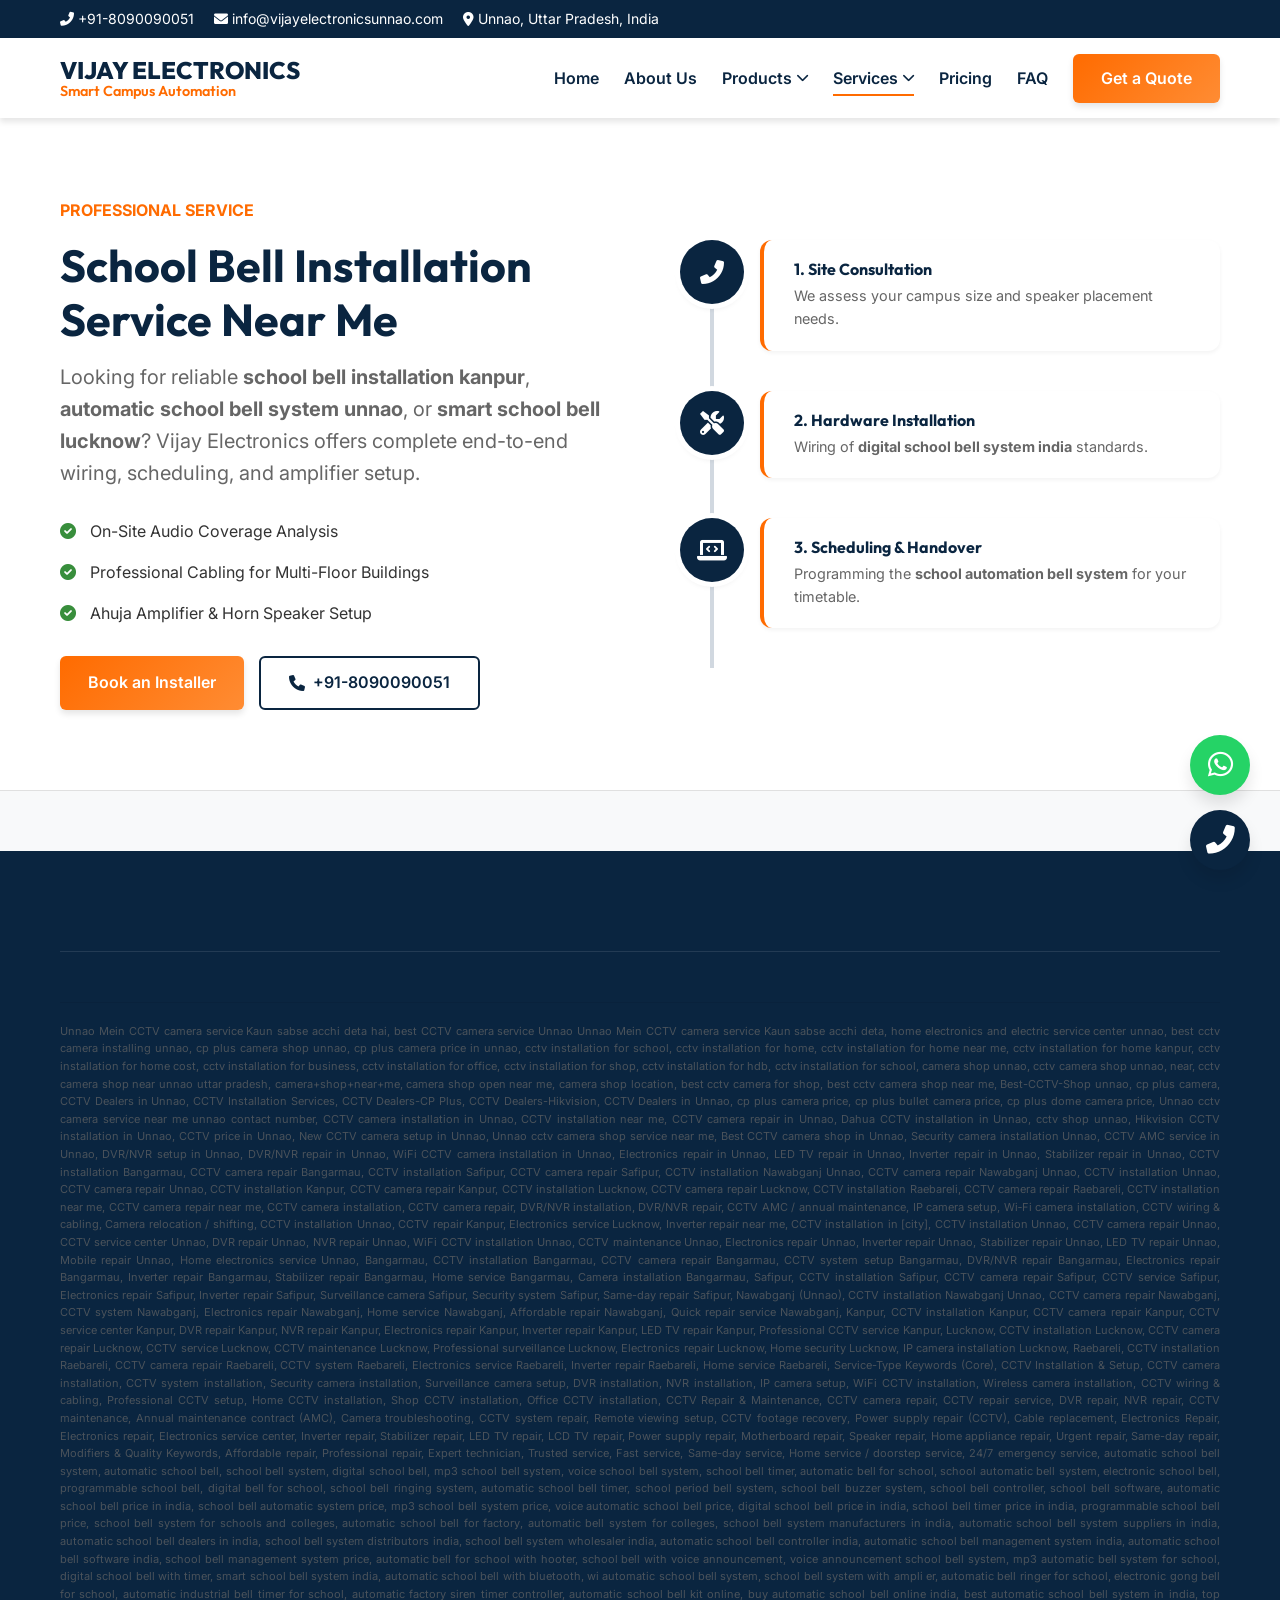
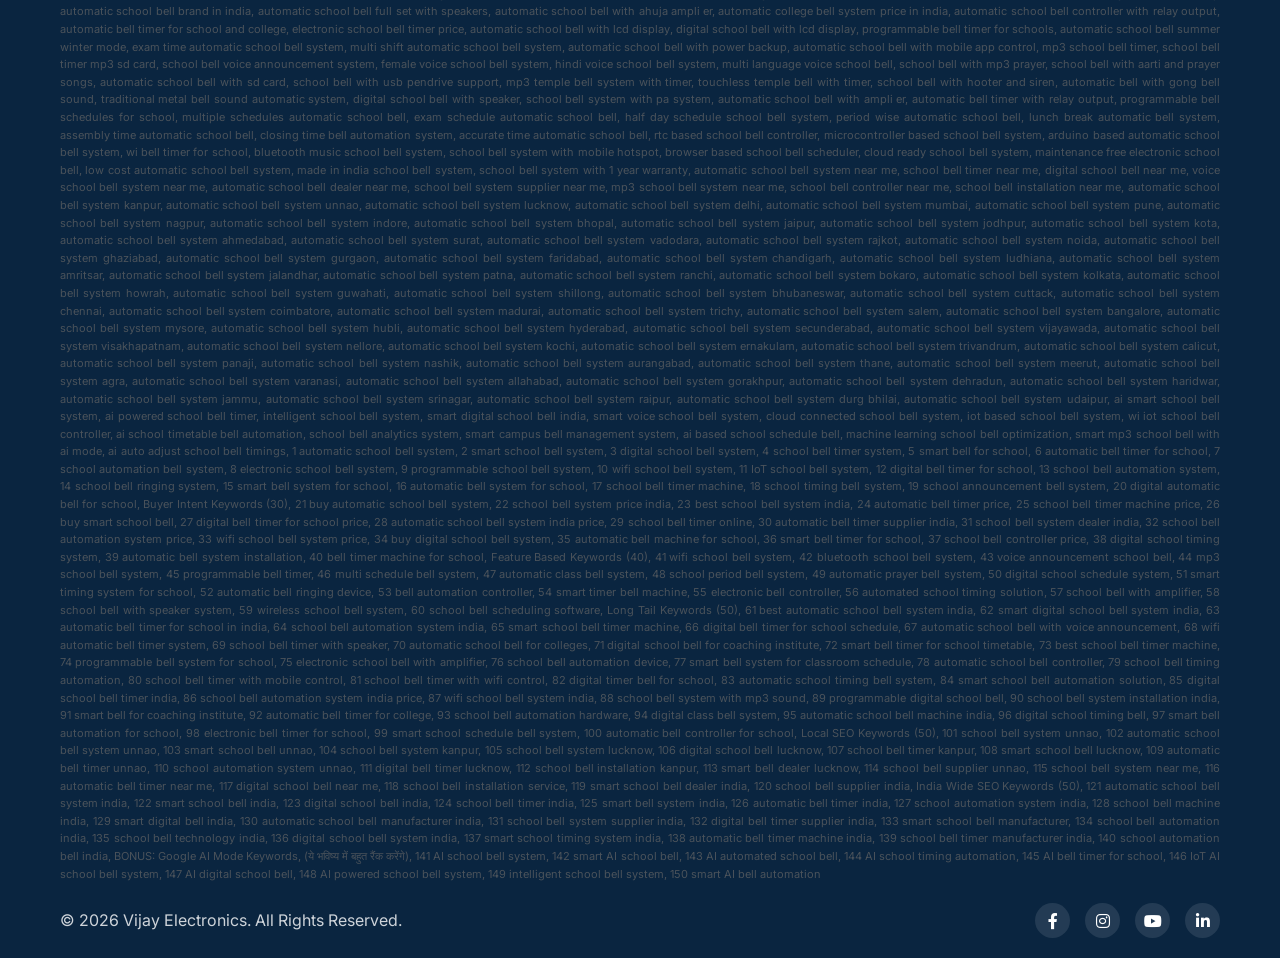
<file: school-bell-installation-service.html>
<!DOCTYPE html>
<html lang="en">

<head>
    <meta charset="UTF-8">
    <meta name="viewport" content="width=device-width, initial-scale=1.0">
    <!-- Primary Meta Tags -->
    <title>School Bell Installation Service Unnao | Kanpur & Lucknow Setup</title>
    <meta name="description"
        content="Professional school bell installation near me. Get smart digital school bell wiring, amplifier setup, and system programming in Unnao, Kanpur, and Lucknow.">
    <meta name="keywords"
        content="school bell installation near me, automatic school bell system unnao, automatic school bell system kanpur, automatic school bell system lucknow, digital school bell near me, school bell system installation india">

    <!-- Open Graph -->
    <meta property="og:type" content="website">
    <meta property="og:url" content="https://vijayelectronic.github.io/Top-Digital-School-Bell-System-Supplier-in-India/school-bell-installation-service.html">
    <meta property="og:title" content="School Bell Installation Service Unnao, Kanpur, Lucknow">
    <meta property="og:description"
        content="Professional school bell installation near me. Get smart digital school bell wiring, amplifier setup in Unnao, Kanpur, and Lucknow.">

    <!-- CSS and Fonts -->
    <link rel="stylesheet" href="css/style.css">
    <link href="https://cdnjs.cloudflare.com/ajax/libs/font-awesome/6.0.0/css/all.min.css" rel="stylesheet">
    <link
        href="https://fonts.googleapis.com/css2?family=Inter:wght@400;500;600;700&family=Outfit:wght@500;700;800&display=swap"
        rel="stylesheet">

    <!-- JSON-LD Schema: Service -->
    <script type="application/ld+json">
    {
      "@context": "https://schema.org/",
      "@type": "Service",
      "name": "Smart School Bell Installation Service",
      "provider": {
        "@type": "LocalBusiness",
        "name": "Vijay Electronics",
        "image": "https://vijayelectronic.github.io/Top-Digital-School-Bell-System-Supplier-in-India/assets/logo.png"
      },
      "areaServed": [
        "Unnao",
        "Kanpur",
        "Lucknow",
        "Uttar Pradesh"
      ],
      "description": "Complete professional setup and installation of automatic school bell timers, IP bells, PA systems, and amplifier wiring.",
      "url": "https://vijayelectronic.github.io/Top-Digital-School-Bell-System-Supplier-in-India/school-bell-installation-service.html",
      "serviceType": "Campus Automation Setup"
    }
    </script>
</head>

<body>

    <!-- Top Bar -->
    <div class="top-bar">
        <div class="container">
            <div class="top-bar-info">
                <span><i class="fas fa-phone-alt"></i> +91-8090090051</span>
                <span><i class="fas fa-envelope"></i> info@vijayelectronicsunnao.com</span>
                <span><i class="fas fa-map-marker-alt"></i> Unnao, Uttar Pradesh, India</span>
            </div>
        </div>
    </div>

    <!-- Header & Navigation -->
    <header class="main-header">
        <div class="container">
            <a href="index.html" class="logo">
                <div class="logo-text">VIJAY ELECTRONICS<span>Smart Campus Automation</span></div>
            </a>

            <button class="mobile-toggle"><i class="fas fa-bars"></i></button>

            <nav class="nav-menu">
                <a href="index.html" class="nav-link">Home</a>
                <a href="about.html" class="nav-link">About Us</a>

                <div class="dropdown">
                    <span class="nav-link dropdown-toggle">Products <i class="fas fa-chevron-down"
                            style="font-size: 0.8rem;"></i></span>
                    <div class="dropdown-menu">
                        <a href="automatic-school-bell-timer.html" class="dropdown-item">Automatic Bell Timer</a>
                        <a href="iot-smart-school-bell.html" class="dropdown-item">IoT/WiFi Smart Bell</a>
                        <a href="wireless-school-bell-system.html" class="dropdown-item">Wireless Bell System</a>
                        <a href="school-voice-announcement-system.html" class="dropdown-item">Voice Announcement
                            Bell</a>
                    </div>
                </div>

                <div class="dropdown active">
                    <span class="nav-link dropdown-toggle active">Services <i class="fas fa-chevron-down"
                            style="font-size: 0.8rem;"></i></span>
                    <div class="dropdown-menu">
                        <a href="school-bell-installation-service.html" class="dropdown-item"
                            style="color:var(--secondary-orange);">School Bell Installation</a>
                        <a href="cctv-installation-service.html" class="dropdown-item">CCTV Camera Setup</a>
                    </div>
                </div>

                <a href="school-bell-prices-india.html" class="nav-link">Pricing</a>
                <a href="faq.html" class="nav-link">FAQ</a>
                <a href="contact.html" class="btn btn-primary" style="color: white;">Get a Quote</a>
            </nav>
        </div>
    </header>

    <!-- Service Header -->
    <section class="section-padding" style="background: var(--bg-white); border-bottom: 1px solid var(--border-color);">
        <div class="container">
            <div class="grid-2">
                <div>
                    <span
                        style="color: var(--secondary-orange); font-weight: 700; text-transform: uppercase;">Professional
                        Service</span>
                    <h1 style="font-size: 2.8rem; margin: 15px 0;">School Bell Installation Service Near Me</h1>
                    <p class="text-lead">Looking for reliable <strong>school bell installation kanpur</strong>,
                        <strong>automatic school bell system unnao</strong>, or <strong>smart school bell
                            lucknow</strong>? Vijay Electronics offers complete end-to-end wiring, scheduling, and
                        amplifier setup.
                    </p>

                    <ul style="list-style: none; margin: 30px 0; padding: 0;">
                        <li style="margin-bottom: 15px;"><i class="fas fa-check-circle"
                                style="color: var(--accent-green); margin-right: 10px;"></i> On-Site Audio Coverage
                            Analysis</li>
                        <li style="margin-bottom: 15px;"><i class="fas fa-check-circle"
                                style="color: var(--accent-green); margin-right: 10px;"></i> Professional Cabling for
                            Multi-Floor Buildings</li>
                        <li style="margin-bottom: 15px;"><i class="fas fa-check-circle"
                                style="color: var(--accent-green); margin-right: 10px;"></i> Ahuja Amplifier & Horn
                            Speaker Setup</li>
                    </ul>

                    <div style="display: flex; gap: 15px;">
                        <a href="contact.html" class="btn btn-primary">Book an Installer</a>
                        <a href="tel:+918090090051" class="btn btn-outline"><i class="fas fa-phone"></i>
                            +91-8090090051</a>
                    </div>
                </div>
                <!-- Service Flow Diagram using Timeline -->
                <div class="timeline" style="margin-left: 20px;">
                    <div class="timeline-item">
                        <div class="timeline-icon"><i class="fas fa-phone-alt"></i></div>
                        <div class="timeline-content">
                            <h4 style="margin-bottom: 5px;">1. Site Consultation</h4>
                            <p style="font-size: 0.9rem; margin: 0; color: var(--text-muted);">We assess your campus
                                size and speaker placement needs.</p>
                        </div>
                    </div>
                    <div class="timeline-item">
                        <div class="timeline-icon"><i class="fas fa-tools"></i></div>
                        <div class="timeline-content">
                            <h4 style="margin-bottom: 5px;">2. Hardware Installation</h4>
                            <p style="font-size: 0.9rem; margin: 0; color: var(--text-muted);">Wiring of <strong>digital
                                    school bell system india</strong> standards.</p>
                        </div>
                    </div>
                    <div class="timeline-item">
                        <div class="timeline-icon"><i class="fas fa-laptop-code"></i></div>
                        <div class="timeline-content">
                            <h4 style="margin-bottom: 5px;">3. Scheduling & Handover</h4>
                            <p style="font-size: 0.9rem; margin: 0; color: var(--text-muted);">Programming the
                                <strong>school automation bell system</strong> for your timetable.
                            </p>
                        </div>
                    </div>
                </div>
            </div>
        </div>
    </section>

    <!-- Floating Actions & Footer -->
    <div class="floating-actions">
        <a href="https://wa.me/918090090051" target="_blank" class="float-btn float-whatsapp"><i
                class="fab fa-whatsapp"></i></a>
        <a href="tel:+918090090051" class="float-btn float-call"><i class="fas fa-phone-alt"></i></a>
    </div>

    <footer class="main-footer">
        <div class="container">
            <div class="footer-bottom">
                <div class="seo-tags-footer" style="margin-top: 30px; padding-top: 20px; border-top: 1px solid rgba(0,0,0,0.1); font-size: 11px; color: var(--text-muted); opacity: 0.7; line-height: 1.6; text-align: justify; word-break: break-word;">
                    Unnao Mein CCTV camera service Kaun sabse acchi deta hai, best CCTV camera service Unnao Unnao Mein CCTV camera service Kaun sabse acchi deta, home electronics and electric service center unnao, best cctv camera installing unnao, cp plus camera shop unnao, cp plus camera price in unnao, cctv installation for school, cctv installation for home, cctv installation for home near me, cctv installation for home kanpur, cctv installation for home cost, cctv installation for business, cctv installation for office, cctv installation for shop, cctv installation for hdb, cctv installation for school, camera shop unnao, cctv camera shop unnao, near, cctv camera shop near unnao uttar pradesh, camera+shop+near+me, camera shop open near me, camera shop location, best cctv camera for shop, best cctv camera shop near me, Best-CCTV-Shop unnao, cp plus camera, CCTV Dealers in Unnao, CCTV Installation Services, CCTV Dealers-CP Plus, CCTV Dealers-Hikvision, CCTV Dealers in Unnao, cp plus camera price, cp plus bullet camera price, cp plus dome camera price, Unnao cctv camera service near me unnao contact number, CCTV camera installation in Unnao, CCTV installation near me, CCTV camera repair in Unnao, Dahua CCTV installation in Unnao, cctv shop unnao, Hikvision CCTV installation in Unnao, CCTV price in Unnao, New CCTV camera setup in Unnao, Unnao cctv camera shop service near me, Best CCTV camera shop in Unnao, Security camera installation Unnao, CCTV AMC service in Unnao, DVR/NVR setup in Unnao, DVR/NVR repair in Unnao, WiFi CCTV camera installation in Unnao, Electronics repair in Unnao, LED TV repair in Unnao, Inverter repair in Unnao, Stabilizer repair in Unnao, CCTV installation Bangarmau, CCTV camera repair Bangarmau, CCTV installation Safipur, CCTV camera repair Safipur, CCTV installation Nawabganj Unnao, CCTV camera repair Nawabganj Unnao, CCTV installation Unnao, CCTV camera repair Unnao, CCTV installation Kanpur, CCTV camera repair Kanpur, CCTV installation Lucknow, CCTV camera repair Lucknow, CCTV installation Raebareli, CCTV camera repair Raebareli, CCTV installation near me, CCTV camera repair near me, CCTV camera installation, CCTV camera repair, DVR/NVR installation, DVR/NVR repair, CCTV AMC / annual maintenance, IP camera setup, Wi‑Fi camera installation, CCTV wiring & cabling, Camera relocation / shifting, CCTV installation Unnao, CCTV repair Kanpur, Electronics service Lucknow, Inverter repair near me, CCTV installation in [city], CCTV installation Unnao, CCTV camera repair Unnao, CCTV service center Unnao, DVR repair Unnao, NVR repair Unnao, WiFi CCTV installation Unnao, CCTV maintenance Unnao, Electronics repair Unnao, Inverter repair Unnao, Stabilizer repair Unnao, LED TV repair Unnao, Mobile repair Unnao, Home electronics service Unnao, Bangarmau, CCTV installation Bangarmau, CCTV camera repair Bangarmau, CCTV system setup Bangarmau, DVR/NVR repair Bangarmau, Electronics repair Bangarmau, Inverter repair Bangarmau, Stabilizer repair Bangarmau, Home service Bangarmau, Camera installation Bangarmau, Safipur, CCTV installation Safipur, CCTV camera repair Safipur, CCTV service Safipur, Electronics repair Safipur, Inverter repair Safipur, Surveillance camera Safipur, Security system Safipur, Same-day repair Safipur, Nawabganj (Unnao), CCTV installation Nawabganj Unnao, CCTV camera repair Nawabganj, CCTV system Nawabganj, Electronics repair Nawabganj, Home service Nawabganj, Affordable repair Nawabganj, Quick repair service Nawabganj, Kanpur, CCTV installation Kanpur, CCTV camera repair Kanpur, CCTV service center Kanpur, DVR repair Kanpur, NVR repair Kanpur, Electronics repair Kanpur, Inverter repair Kanpur, LED TV repair Kanpur, Professional CCTV service Kanpur, Lucknow, CCTV installation Lucknow, CCTV camera repair Lucknow, CCTV service Lucknow, CCTV maintenance Lucknow, Professional surveillance Lucknow, Electronics repair Lucknow, Home security Lucknow, IP camera installation Lucknow, Raebareli, CCTV installation Raebareli, CCTV camera repair Raebareli, CCTV system Raebareli, Electronics service Raebareli, Inverter repair Raebareli, Home service Raebareli, Service-Type Keywords (Core), CCTV Installation & Setup, CCTV camera installation, CCTV system installation, Security camera installation, Surveillance camera setup, DVR installation, NVR installation, IP camera setup, WiFi CCTV installation, Wireless camera installation, CCTV wiring & cabling, Professional CCTV setup, Home CCTV installation, Shop CCTV installation, Office CCTV installation, CCTV Repair & Maintenance, CCTV camera repair, CCTV repair service, DVR repair, NVR repair, CCTV maintenance, Annual maintenance contract (AMC), Camera troubleshooting, CCTV system repair, Remote viewing setup, CCTV footage recovery, Power supply repair (CCTV), Cable replacement, Electronics Repair, Electronics repair, Electronics service center, Inverter repair, Stabilizer repair, LED TV repair, LCD TV repair, Power supply repair, Motherboard repair, Speaker repair, Home appliance repair, Urgent repair, Same-day repair, Modifiers & Quality Keywords, Affordable repair, Professional repair, Expert technician, Trusted service, Fast service, Same-day service, Home service / doorstep service, 24/7 emergency service, automatic school bell system, automatic school bell, school bell system, digital school bell, mp3 school bell system, voice school bell system, school bell timer, automatic bell for school, school automatic bell system, electronic school bell, programmable school bell, digital bell for school, school bell ringing system, automatic school bell timer, school period bell system, school bell buzzer system, school bell controller, school bell software, automatic school bell price in india, school bell automatic system price, mp3 school bell system price, voice automatic school bell price, digital school bell price in india, school bell timer price in india, programmable school bell price, school bell system for schools and colleges, automatic school bell for factory, automatic bell system for colleges, school bell system manufacturers in india, automatic school bell system suppliers in india, automatic school bell dealers in india, school bell system distributors india, school bell system wholesaler india, automatic school bell controller india, automatic school bell management system india, automatic school bell software india, school bell management system price, automatic bell for school with hooter, school bell with voice announcement, voice announcement school bell system, mp3 automatic bell system for school, digital school bell with timer, smart school bell system india, automatic school bell with bluetooth, wi automatic school bell system, school bell system with ampli er, automatic bell ringer for school, electronic gong bell for school, automatic industrial bell timer for school, automatic factory siren timer controller, automatic school bell kit online, buy automatic school bell online india, best automatic school bell system in india, top automatic school bell brand in india, automatic school bell full set with speakers, automatic school bell with ahuja ampli er, automatic college bell system price in india, automatic school bell controller with relay output, automatic bell timer for school and college, electronic school bell timer price, automatic school bell with lcd display, digital school bell with lcd display, programmable bell timer for schools, automatic school bell summer winter mode, exam time automatic school bell system, multi shift automatic school bell system, automatic school bell with power backup, automatic school bell with mobile app control, mp3 school bell timer, school bell timer mp3 sd card, school bell voice announcement system, female voice school bell system, hindi voice school bell system, multi language voice school bell, school bell with mp3 prayer, school bell with aarti and prayer songs, automatic school bell with sd card, school bell with usb pendrive support, mp3 temple bell system with timer, touchless temple bell with timer, school bell with hooter and siren, automatic bell with gong bell sound, traditional metal bell sound automatic system, digital school bell with speaker, school bell system with pa system, automatic school bell with ampli er, automatic bell timer with relay output, programmable bell schedules for school, multiple schedules automatic school bell, exam schedule automatic school bell, half day schedule school bell system, period wise automatic school bell, lunch break automatic bell system, assembly time automatic school bell, closing time bell automation system, accurate time automatic school bell, rtc based school bell controller, microcontroller based school bell system, arduino based automatic school bell system, wi bell timer for school, bluetooth music school bell system, school bell system with mobile hotspot, browser based school bell scheduler, cloud ready school bell system, maintenance free electronic school bell, low cost automatic school bell system, made in india school bell system, school bell system with 1 year warranty, automatic school bell system near me, school bell timer near me, digital school bell near me, voice school bell system near me, automatic school bell dealer near me, school bell system supplier near me, mp3 school bell system near me, school bell controller near me, school bell installation near me, automatic school bell system kanpur, automatic school bell system unnao, automatic school bell system lucknow, automatic school bell system delhi, automatic school bell system mumbai, automatic school bell system pune, automatic school bell system nagpur, automatic school bell system indore, automatic school bell system bhopal, automatic school bell system jaipur, automatic school bell system jodhpur, automatic school bell system kota, automatic school bell system ahmedabad, automatic school bell system surat, automatic school bell system vadodara, automatic school bell system rajkot, automatic school bell system noida, automatic school bell system ghaziabad, automatic school bell system gurgaon, automatic school bell system faridabad, automatic school bell system chandigarh, automatic school bell system ludhiana, automatic school bell system amritsar, automatic school bell system jalandhar, automatic school bell system patna, automatic school bell system ranchi, automatic school bell system bokaro, automatic school bell system kolkata, automatic school bell system howrah, automatic school bell system guwahati, automatic school bell system shillong, automatic school bell system bhubaneswar, automatic school bell system cuttack, automatic school bell system chennai, automatic school bell system coimbatore, automatic school bell system madurai, automatic school bell system trichy, automatic school bell system salem, automatic school bell system bangalore, automatic school bell system mysore, automatic school bell system hubli, automatic school bell system hyderabad, automatic school bell system secunderabad, automatic school bell system vijayawada, automatic school bell system visakhapatnam, automatic school bell system nellore, automatic school bell system kochi, automatic school bell system ernakulam, automatic school bell system trivandrum, automatic school bell system calicut, automatic school bell system panaji, automatic school bell system nashik, automatic school bell system aurangabad, automatic school bell system thane, automatic school bell system meerut, automatic school bell system agra, automatic school bell system varanasi, automatic school bell system allahabad, automatic school bell system gorakhpur, automatic school bell system dehradun, automatic school bell system haridwar, automatic school bell system jammu, automatic school bell system srinagar, automatic school bell system raipur, automatic school bell system durg bhilai, automatic school bell system udaipur, ai smart school bell system, ai powered school bell timer, intelligent school bell system, smart digital school bell india, smart voice school bell system, cloud connected school bell system, iot based school bell system, wi iot school bell controller, ai school timetable bell automation, school bell analytics system, smart campus bell management system, ai based school schedule bell, machine learning school bell optimization, smart mp3 school bell with ai mode, ai auto adjust school bell timings, 1 automatic school bell system, 2 smart school bell system, 3 digital school bell system, 4 school bell timer system, 5 smart bell for school, 6 automatic bell timer for school, 7 school automation bell system, 8 electronic school bell system, 9 programmable school bell system, 10 wifi school bell system, 11 IoT school bell system, 12 digital bell timer for school, 13 school bell automation system, 14 school bell ringing system, 15 smart bell system for school, 16 automatic bell system for school, 17 school bell timer machine, 18 school timing bell system, 19 school announcement bell system, 20 digital automatic bell for school, Buyer Intent Keywords (30), 21 buy automatic school bell system, 22 school bell system price india, 23 best school bell system india, 24 automatic bell timer price, 25 school bell timer machine price, 26 buy smart school bell, 27 digital bell timer for school price, 28 automatic school bell system india price, 29 school bell timer online, 30 automatic bell timer supplier india, 31 school bell system dealer india, 32 school bell automation system price, 33 wifi school bell system price, 34 buy digital school bell system, 35 automatic bell machine for school, 36 smart bell timer for school, 37 school bell controller price, 38 digital school timing system, 39 automatic bell system installation, 40 bell timer machine for school, Feature Based Keywords (40), 41 wifi school bell system, 42 bluetooth school bell system, 43 voice announcement school bell, 44 mp3 school bell system, 45 programmable bell timer, 46 multi schedule bell system, 47 automatic class bell system, 48 school period bell system, 49 automatic prayer bell system, 50 digital school schedule system, 51 smart timing system for school, 52 automatic bell ringing device, 53 bell automation controller, 54 smart timer bell machine, 55 electronic bell controller, 56 automated school timing solution, 57 school bell with amplifier, 58 school bell with speaker system, 59 wireless school bell system, 60 school bell scheduling software, Long Tail Keywords (50), 61 best automatic school bell system india, 62 smart digital school bell system india, 63 automatic bell timer for school in india, 64 school bell automation system india, 65 smart school bell timer machine, 66 digital bell timer for school schedule, 67 automatic school bell with voice announcement, 68 wifi automatic bell timer system, 69 school bell timer with speaker, 70 automatic school bell for colleges, 71 digital school bell for coaching institute, 72 smart bell timer for school timetable, 73 best school bell timer machine, 74 programmable bell system for school, 75 electronic school bell with amplifier, 76 school bell automation device, 77 smart bell system for classroom schedule, 78 automatic school bell controller, 79 school bell timing automation, 80 school bell timer with mobile control, 81 school bell timer with wifi control, 82 digital timer bell for school, 83 automatic school timing bell system, 84 smart school bell automation solution, 85 digital school bell timer india, 86 school bell automation system india price, 87 wifi school bell system india, 88 school bell system with mp3 sound, 89 programmable digital school bell, 90 school bell system installation india, 91 smart bell for coaching institute, 92 automatic bell timer for college, 93 school bell automation hardware, 94 digital class bell system, 95 automatic school bell machine india, 96 digital school timing bell, 97 smart bell automation for school, 98 electronic bell timer for school, 99 smart school schedule bell system, 100 automatic bell controller for school, Local SEO Keywords (50), 101 school bell system unnao, 102 automatic school bell system unnao, 103 smart school bell unnao, 104 school bell system kanpur, 105 school bell system lucknow, 106 digital school bell lucknow, 107 school bell timer kanpur, 108 smart school bell lucknow, 109 automatic bell timer unnao, 110 school automation system unnao, 111 digital bell timer lucknow, 112 school bell installation kanpur, 113 smart bell dealer lucknow, 114 school bell supplier unnao, 115 school bell system near me, 116 automatic bell timer near me, 117 digital school bell near me, 118 school bell installation service, 119 smart school bell dealer india, 120 school bell supplier india, India Wide SEO Keywords (50), 121 automatic school bell system india, 122 smart school bell india, 123 digital school bell india, 124 school bell timer india, 125 smart bell system india, 126 automatic bell timer india, 127 school automation system india, 128 school bell machine india, 129 smart digital bell india, 130 automatic school bell manufacturer india, 131 school bell system supplier india, 132 digital bell timer supplier india, 133 smart school bell manufacturer, 134 school bell automation india, 135 school bell technology india, 136 digital school bell system india, 137 smart school timing system india, 138 automatic bell timer machine india, 139 school bell timer manufacturer india, 140 school automation bell india, BONUS: Google AI Mode Keywords, (ये भविष्य में बहुत रैंक करेंगे), 141 AI school bell system, 142 smart AI school bell, 143 AI automated school bell, 144 AI school timing automation, 145 AI bell timer for school, 146 IoT AI school bell system, 147 AI digital school bell, 148 AI powered school bell system, 149 intelligent school bell system, 150 smart AI bell automation
                </div>

                <p>&copy; 2026 Vijay Electronics. All Rights Reserved.</p>
                <div class="social-links">
                    <a href="https://www.facebook.com/VijayChaurasiya" target="_blank" class="social-icon"><i
                            class="fab fa-facebook-f"></i></a>
                    <a href="https://www.instagram.com/vijayelectronics1" target="_blank" class="social-icon"><i
                            class="fab fa-instagram"></i></a>
                    <a href="https://www.youtube.com/@vijayelectronics-v6e" target="_blank" class="social-icon"><i
                            class="fab fa-youtube"></i></a>
                    <a href="https://www.linkedin.com/in/vijay-electronics-3920512bb" target="_blank"
                        class="social-icon"><i class="fab fa-linkedin-in"></i></a>
                </div>
            </div>
        </div>
    </footer>
    <script src="js/main.js"></script>
</body>

</html>
</file>
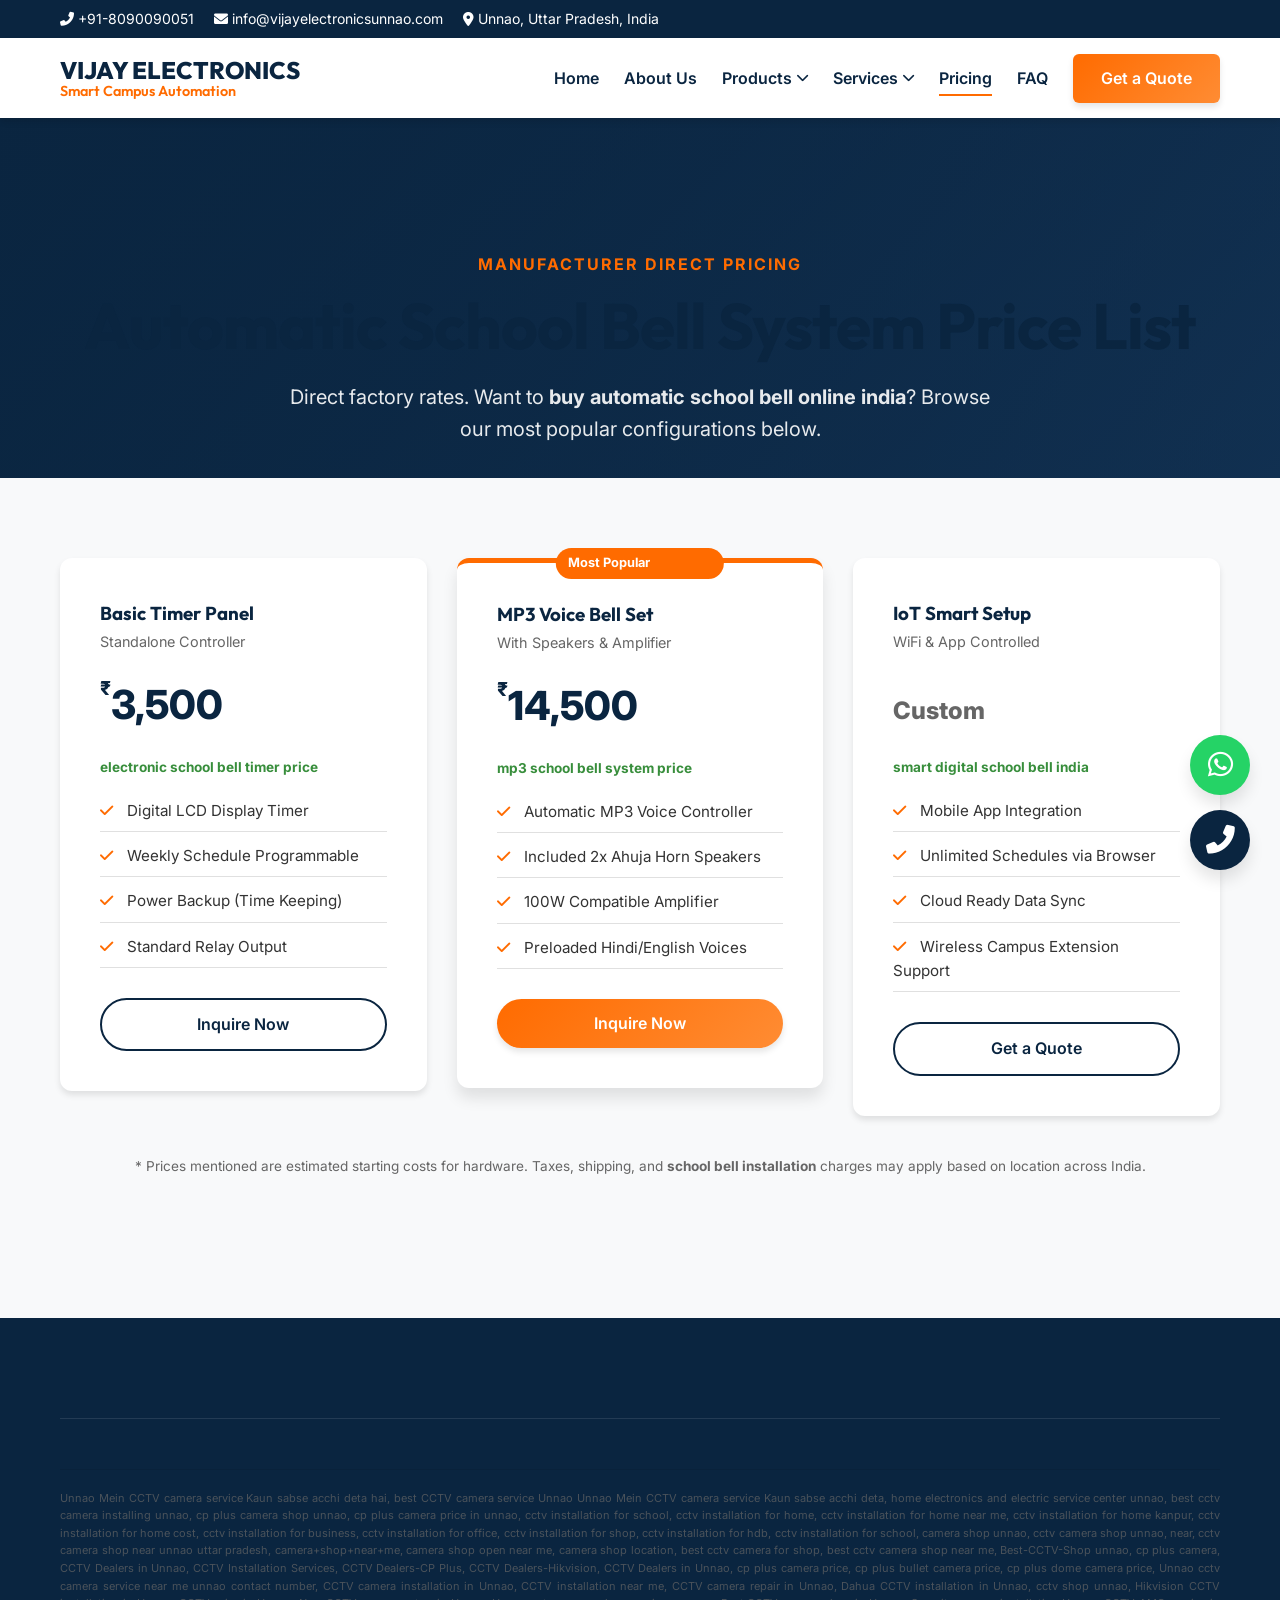
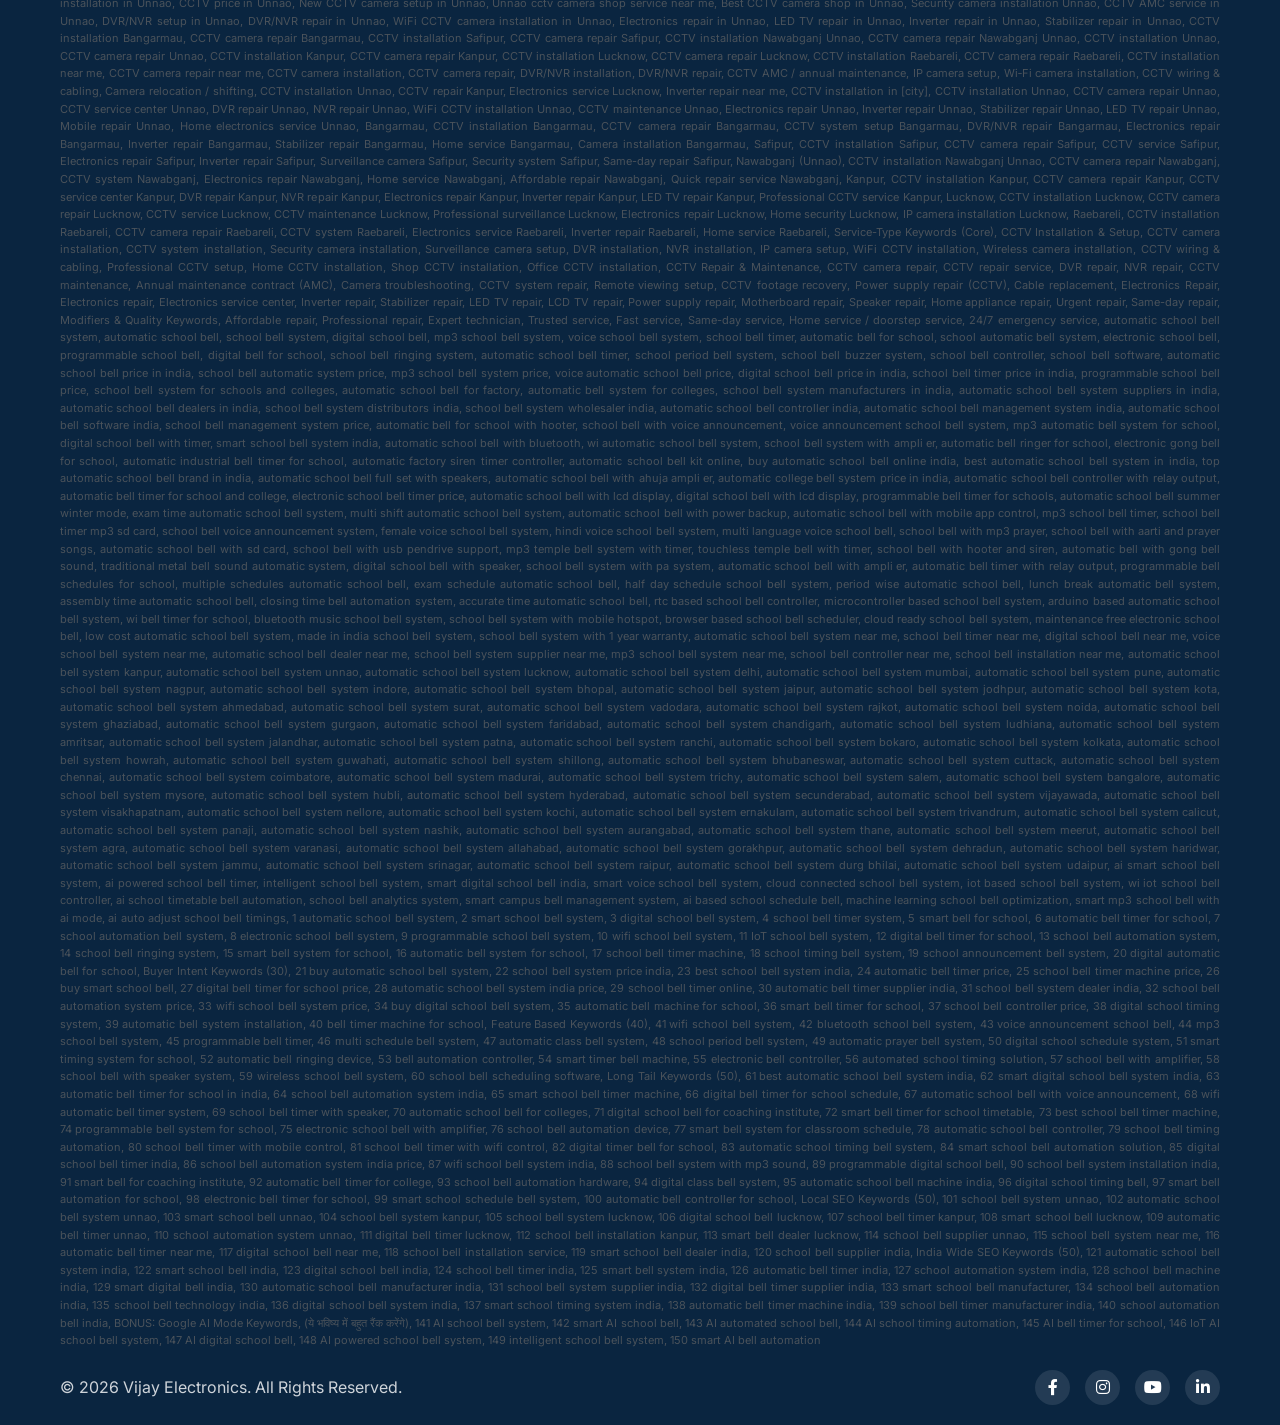
<file: school-bell-prices-india.html>
<!DOCTYPE html>
<html lang="en">

<head>
    <meta charset="UTF-8">
    <meta name="viewport" content="width=device-width, initial-scale=1.0">
    <!-- Primary Meta Tags -->
    <title>Automatic School Bell System Price in India | Buy Online</title>
    <meta name="description"
        content="Check the latest automatic school bell system price in India. We offer the lowest rates for digital bell timers, MP3 bell systems, and IoT school bells.">
    <meta name="keywords"
        content="automatic school bell price in india, school bell system price india, digital school bell price in india, mp3 school bell system price, school bell automatic system price, buy automatic school bell online india">

    <!-- Open Graph -->
    <meta property="og:type" content="website">
    <meta property="og:url" content="https://vijayelectronic.github.io/Top-Digital-School-Bell-System-Supplier-in-India/school-bell-prices-india.html">
    <meta property="og:title" content="Automatic School Bell System Price in India | Buy Online">
    <meta property="og:description"
        content="Check the latest automatic school bell system price in India. Lowest rates for digital and IoT bell systems.">

    <!-- CSS and Fonts -->
    <link rel="stylesheet" href="css/style.css">
    <link href="https://cdnjs.cloudflare.com/ajax/libs/font-awesome/6.0.0/css/all.min.css" rel="stylesheet">
    <link
        href="https://fonts.googleapis.com/css2?family=Inter:wght@400;500;600;700&family=Outfit:wght@500;700;800&display=swap"
        rel="stylesheet">

    <!-- JSON-LD Object -->
    <script type="application/ld+json">
    {
      "@context": "https://schema.org/",
      "@type": "WebPage",
      "name": "School Bell Prices India",
      "description": "Price list and plans for automatic school bell timer systems in India.",
      "url": "https://vijayelectronic.github.io/Top-Digital-School-Bell-System-Supplier-in-India/school-bell-prices-india.html"
    }
    </script>
</head>

<body>

    <!-- Top Bar -->
    <div class="top-bar">
        <div class="container">
            <div class="top-bar-info">
                <span><i class="fas fa-phone-alt"></i> +91-8090090051</span>
                <span><i class="fas fa-envelope"></i> info@vijayelectronicsunnao.com</span>
                <span><i class="fas fa-map-marker-alt"></i> Unnao, Uttar Pradesh, India</span>
            </div>
        </div>
    </div>

    <!-- Header & Navigation -->
    <header class="main-header">
        <div class="container">
            <a href="index.html" class="logo">
                <div class="logo-text">VIJAY ELECTRONICS<span>Smart Campus Automation</span></div>
            </a>

            <button class="mobile-toggle"><i class="fas fa-bars"></i></button>

            <nav class="nav-menu">
                <a href="index.html" class="nav-link">Home</a>
                <a href="about.html" class="nav-link">About Us</a>

                <div class="dropdown">
                    <span class="nav-link dropdown-toggle">Products <i class="fas fa-chevron-down"
                            style="font-size: 0.8rem;"></i></span>
                    <div class="dropdown-menu">
                        <a href="automatic-school-bell-timer.html" class="dropdown-item">Automatic Bell Timer</a>
                        <a href="iot-smart-school-bell.html" class="dropdown-item">IoT/WiFi Smart Bell</a>
                        <a href="wireless-school-bell-system.html" class="dropdown-item">Wireless Bell System</a>
                        <a href="school-voice-announcement-system.html" class="dropdown-item">Voice Announcement
                            Bell</a>
                    </div>
                </div>

                <div class="dropdown">
                    <span class="nav-link dropdown-toggle">Services <i class="fas fa-chevron-down"
                            style="font-size: 0.8rem;"></i></span>
                    <div class="dropdown-menu">
                        <a href="school-bell-installation-service.html" class="dropdown-item">School Bell
                            Installation</a>
                        <a href="cctv-installation-service.html" class="dropdown-item">CCTV Camera Setup</a>
                    </div>
                </div>

                <a href="school-bell-prices-india.html" class="nav-link active">Pricing</a>
                <a href="faq.html" class="nav-link">FAQ</a>
                <a href="contact.html" class="btn btn-primary" style="color: white;">Get a Quote</a>
            </nav>
        </div>
    </header>

    <section class="hero" style="min-height: 40vh; background: var(--gradient-blue);">
        <div class="hero-overlay" style="opacity: 0.8;"></div>
        <div class="container"
            style="position: relative; z-index: 2; text-align: center; color: white; padding-top: 100px;">
            <span style="color: var(--secondary-orange); font-weight: 700; letter-spacing: 2px;">MANUFACTURER DIRECT
                PRICING</span>
            <h1 class="h1-main" style="margin-top: 10px;">Automatic School Bell System Price List</h1>
            <p class="text-lead" style="max-width: 700px; margin: 0 auto; color: rgba(255,255,255,0.9);">Direct factory
                rates. Want to <strong>buy automatic school bell online india</strong>? Browse our most popular
                configurations below.</p>
        </div>
    </section>

    <!-- Pricing Tables -->
    <section class="section-padding bg-light-section">
        <div class="container">
            <div class="grid-3" style="align-items: start;">

                <!-- Plan 1 -->
                <div class="feature-card" style="padding: 40px; text-align: left;">
                    <h3 style="margin-bottom: 5px;">Basic Timer Panel</h3>
                    <p style="color: var(--text-muted); font-size: 0.9rem;">Standalone Controller</p>
                    <div style="font-size: 2.5rem; font-weight: 800; color: var(--primary-blue); margin: 20px 0;">
                        <span style="font-size: 1.2rem; vertical-align: top;">₹</span>3,500
                    </div>
                    <p style="font-size: 0.85rem; color: var(--accent-green); margin-bottom: 20px;"><strong>electronic
                            school bell timer price</strong></p>
                    <ul style="list-style: none; padding: 0; margin-bottom: 30px;">
                        <li
                            style="margin-bottom: 12px; font-size: 0.95rem; border-bottom: 1px solid var(--border-color); padding-bottom: 8px;">
                            <i class="fas fa-check" style="color: var(--secondary-orange); margin-right: 10px;"></i>
                            Digital LCD Display Timer
                        </li>
                        <li
                            style="margin-bottom: 12px; font-size: 0.95rem; border-bottom: 1px solid var(--border-color); padding-bottom: 8px;">
                            <i class="fas fa-check" style="color: var(--secondary-orange); margin-right: 10px;"></i>
                            Weekly Schedule Programmable
                        </li>
                        <li
                            style="margin-bottom: 12px; font-size: 0.95rem; border-bottom: 1px solid var(--border-color); padding-bottom: 8px;">
                            <i class="fas fa-check" style="color: var(--secondary-orange); margin-right: 10px;"></i>
                            Power Backup (Time Keeping)
                        </li>
                        <li
                            style="margin-bottom: 12px; font-size: 0.95rem; border-bottom: 1px solid var(--border-color); padding-bottom: 8px;">
                            <i class="fas fa-check" style="color: var(--secondary-orange); margin-right: 10px;"></i>
                            Standard Relay Output
                        </li>
                    </ul>
                    <a href="contact.html" class="btn btn-outline" style="width: 100%; border-radius: 30px;">Inquire
                        Now</a>
                </div>

                <!-- Plan 2 -->
                <div class="feature-card"
                    style="padding: 40px; text-align: left; border-top: 5px solid var(--secondary-orange); transform: scale(1.05); box-shadow: var(--shadow-lg);">
                    <div class="product-badge"
                        style="top: -15px; left: 50%; transform: translateX(-50%); position: absolute;">Most Popular
                    </div>
                    <h3 style="margin-bottom: 5px;">MP3 Voice Bell Set</h3>
                    <p style="color: var(--text-muted); font-size: 0.9rem;">With Speakers & Amplifier</p>
                    <div style="font-size: 2.5rem; font-weight: 800; color: var(--primary-blue); margin: 20px 0;">
                        <span style="font-size: 1.2rem; vertical-align: top;">₹</span>14,500
                    </div>
                    <p style="font-size: 0.85rem; color: var(--accent-green); margin-bottom: 20px;"><strong>mp3 school
                            bell system price</strong></p>
                    <ul style="list-style: none; padding: 0; margin-bottom: 30px;">
                        <li
                            style="margin-bottom: 12px; font-size: 0.95rem; border-bottom: 1px solid var(--border-color); padding-bottom: 8px;">
                            <i class="fas fa-check" style="color: var(--secondary-orange); margin-right: 10px;"></i>
                            Automatic MP3 Voice Controller
                        </li>
                        <li
                            style="margin-bottom: 12px; font-size: 0.95rem; border-bottom: 1px solid var(--border-color); padding-bottom: 8px;">
                            <i class="fas fa-check" style="color: var(--secondary-orange); margin-right: 10px;"></i>
                            Included 2x Ahuja Horn Speakers
                        </li>
                        <li
                            style="margin-bottom: 12px; font-size: 0.95rem; border-bottom: 1px solid var(--border-color); padding-bottom: 8px;">
                            <i class="fas fa-check" style="color: var(--secondary-orange); margin-right: 10px;"></i>
                            100W Compatible Amplifier
                        </li>
                        <li
                            style="margin-bottom: 12px; font-size: 0.95rem; border-bottom: 1px solid var(--border-color); padding-bottom: 8px;">
                            <i class="fas fa-check" style="color: var(--secondary-orange); margin-right: 10px;"></i>
                            Preloaded Hindi/English Voices
                        </li>
                    </ul>
                    <a href="contact.html" class="btn btn-primary" style="width: 100%; border-radius: 30px;">Inquire
                        Now</a>
                </div>

                <!-- Plan 3 -->
                <div class="feature-card" style="padding: 40px; text-align: left;">
                    <h3 style="margin-bottom: 5px;">IoT Smart Setup</h3>
                    <p style="color: var(--text-muted); font-size: 0.9rem;">WiFi & App Controlled</p>
                    <div style="font-size: 2.5rem; font-weight: 800; color: var(--text-muted); margin: 20px 0;">
                        <span style="font-size: 1.5rem;">Custom</span>
                    </div>
                    <p style="font-size: 0.85rem; color: var(--accent-green); margin-bottom: 20px;"><strong>smart
                            digital school bell india</strong></p>
                    <ul style="list-style: none; padding: 0; margin-bottom: 30px;">
                        <li
                            style="margin-bottom: 12px; font-size: 0.95rem; border-bottom: 1px solid var(--border-color); padding-bottom: 8px;">
                            <i class="fas fa-check" style="color: var(--secondary-orange); margin-right: 10px;"></i>
                            Mobile App Integration
                        </li>
                        <li
                            style="margin-bottom: 12px; font-size: 0.95rem; border-bottom: 1px solid var(--border-color); padding-bottom: 8px;">
                            <i class="fas fa-check" style="color: var(--secondary-orange); margin-right: 10px;"></i>
                            Unlimited Schedules via Browser
                        </li>
                        <li
                            style="margin-bottom: 12px; font-size: 0.95rem; border-bottom: 1px solid var(--border-color); padding-bottom: 8px;">
                            <i class="fas fa-check" style="color: var(--secondary-orange); margin-right: 10px;"></i>
                            Cloud Ready Data Sync
                        </li>
                        <li
                            style="margin-bottom: 12px; font-size: 0.95rem; border-bottom: 1px solid var(--border-color); padding-bottom: 8px;">
                            <i class="fas fa-check" style="color: var(--secondary-orange); margin-right: 10px;"></i>
                            Wireless Campus Extension Support
                        </li>
                    </ul>
                    <a href="contact.html" class="btn btn-outline" style="width: 100%; border-radius: 30px;">Get a
                        Quote</a>
                </div>

            </div>
            <p style="text-align: center; margin-top: 40px; font-size: 0.85rem; color: var(--text-muted);">* Prices
                mentioned are estimated starting costs for hardware. Taxes, shipping, and <strong>school bell
                    installation</strong> charges may apply based on location across India.</p>
        </div>
    </section>

    <!-- Floating Actions & Footer -->
    <div class="floating-actions">
        <a href="https://wa.me/918090090051" target="_blank" class="float-btn float-whatsapp"><i
                class="fab fa-whatsapp"></i></a>
        <a href="tel:+918090090051" class="float-btn float-call"><i class="fas fa-phone-alt"></i></a>
    </div>

    <footer class="main-footer">
        <div class="container">
            <div class="footer-bottom">
                <div class="seo-tags-footer" style="margin-top: 30px; padding-top: 20px; border-top: 1px solid rgba(0,0,0,0.1); font-size: 11px; color: var(--text-muted); opacity: 0.7; line-height: 1.6; text-align: justify; word-break: break-word;">
                    Unnao Mein CCTV camera service Kaun sabse acchi deta hai, best CCTV camera service Unnao Unnao Mein CCTV camera service Kaun sabse acchi deta, home electronics and electric service center unnao, best cctv camera installing unnao, cp plus camera shop unnao, cp plus camera price in unnao, cctv installation for school, cctv installation for home, cctv installation for home near me, cctv installation for home kanpur, cctv installation for home cost, cctv installation for business, cctv installation for office, cctv installation for shop, cctv installation for hdb, cctv installation for school, camera shop unnao, cctv camera shop unnao, near, cctv camera shop near unnao uttar pradesh, camera+shop+near+me, camera shop open near me, camera shop location, best cctv camera for shop, best cctv camera shop near me, Best-CCTV-Shop unnao, cp plus camera, CCTV Dealers in Unnao, CCTV Installation Services, CCTV Dealers-CP Plus, CCTV Dealers-Hikvision, CCTV Dealers in Unnao, cp plus camera price, cp plus bullet camera price, cp plus dome camera price, Unnao cctv camera service near me unnao contact number, CCTV camera installation in Unnao, CCTV installation near me, CCTV camera repair in Unnao, Dahua CCTV installation in Unnao, cctv shop unnao, Hikvision CCTV installation in Unnao, CCTV price in Unnao, New CCTV camera setup in Unnao, Unnao cctv camera shop service near me, Best CCTV camera shop in Unnao, Security camera installation Unnao, CCTV AMC service in Unnao, DVR/NVR setup in Unnao, DVR/NVR repair in Unnao, WiFi CCTV camera installation in Unnao, Electronics repair in Unnao, LED TV repair in Unnao, Inverter repair in Unnao, Stabilizer repair in Unnao, CCTV installation Bangarmau, CCTV camera repair Bangarmau, CCTV installation Safipur, CCTV camera repair Safipur, CCTV installation Nawabganj Unnao, CCTV camera repair Nawabganj Unnao, CCTV installation Unnao, CCTV camera repair Unnao, CCTV installation Kanpur, CCTV camera repair Kanpur, CCTV installation Lucknow, CCTV camera repair Lucknow, CCTV installation Raebareli, CCTV camera repair Raebareli, CCTV installation near me, CCTV camera repair near me, CCTV camera installation, CCTV camera repair, DVR/NVR installation, DVR/NVR repair, CCTV AMC / annual maintenance, IP camera setup, Wi‑Fi camera installation, CCTV wiring & cabling, Camera relocation / shifting, CCTV installation Unnao, CCTV repair Kanpur, Electronics service Lucknow, Inverter repair near me, CCTV installation in [city], CCTV installation Unnao, CCTV camera repair Unnao, CCTV service center Unnao, DVR repair Unnao, NVR repair Unnao, WiFi CCTV installation Unnao, CCTV maintenance Unnao, Electronics repair Unnao, Inverter repair Unnao, Stabilizer repair Unnao, LED TV repair Unnao, Mobile repair Unnao, Home electronics service Unnao, Bangarmau, CCTV installation Bangarmau, CCTV camera repair Bangarmau, CCTV system setup Bangarmau, DVR/NVR repair Bangarmau, Electronics repair Bangarmau, Inverter repair Bangarmau, Stabilizer repair Bangarmau, Home service Bangarmau, Camera installation Bangarmau, Safipur, CCTV installation Safipur, CCTV camera repair Safipur, CCTV service Safipur, Electronics repair Safipur, Inverter repair Safipur, Surveillance camera Safipur, Security system Safipur, Same-day repair Safipur, Nawabganj (Unnao), CCTV installation Nawabganj Unnao, CCTV camera repair Nawabganj, CCTV system Nawabganj, Electronics repair Nawabganj, Home service Nawabganj, Affordable repair Nawabganj, Quick repair service Nawabganj, Kanpur, CCTV installation Kanpur, CCTV camera repair Kanpur, CCTV service center Kanpur, DVR repair Kanpur, NVR repair Kanpur, Electronics repair Kanpur, Inverter repair Kanpur, LED TV repair Kanpur, Professional CCTV service Kanpur, Lucknow, CCTV installation Lucknow, CCTV camera repair Lucknow, CCTV service Lucknow, CCTV maintenance Lucknow, Professional surveillance Lucknow, Electronics repair Lucknow, Home security Lucknow, IP camera installation Lucknow, Raebareli, CCTV installation Raebareli, CCTV camera repair Raebareli, CCTV system Raebareli, Electronics service Raebareli, Inverter repair Raebareli, Home service Raebareli, Service-Type Keywords (Core), CCTV Installation & Setup, CCTV camera installation, CCTV system installation, Security camera installation, Surveillance camera setup, DVR installation, NVR installation, IP camera setup, WiFi CCTV installation, Wireless camera installation, CCTV wiring & cabling, Professional CCTV setup, Home CCTV installation, Shop CCTV installation, Office CCTV installation, CCTV Repair & Maintenance, CCTV camera repair, CCTV repair service, DVR repair, NVR repair, CCTV maintenance, Annual maintenance contract (AMC), Camera troubleshooting, CCTV system repair, Remote viewing setup, CCTV footage recovery, Power supply repair (CCTV), Cable replacement, Electronics Repair, Electronics repair, Electronics service center, Inverter repair, Stabilizer repair, LED TV repair, LCD TV repair, Power supply repair, Motherboard repair, Speaker repair, Home appliance repair, Urgent repair, Same-day repair, Modifiers & Quality Keywords, Affordable repair, Professional repair, Expert technician, Trusted service, Fast service, Same-day service, Home service / doorstep service, 24/7 emergency service, automatic school bell system, automatic school bell, school bell system, digital school bell, mp3 school bell system, voice school bell system, school bell timer, automatic bell for school, school automatic bell system, electronic school bell, programmable school bell, digital bell for school, school bell ringing system, automatic school bell timer, school period bell system, school bell buzzer system, school bell controller, school bell software, automatic school bell price in india, school bell automatic system price, mp3 school bell system price, voice automatic school bell price, digital school bell price in india, school bell timer price in india, programmable school bell price, school bell system for schools and colleges, automatic school bell for factory, automatic bell system for colleges, school bell system manufacturers in india, automatic school bell system suppliers in india, automatic school bell dealers in india, school bell system distributors india, school bell system wholesaler india, automatic school bell controller india, automatic school bell management system india, automatic school bell software india, school bell management system price, automatic bell for school with hooter, school bell with voice announcement, voice announcement school bell system, mp3 automatic bell system for school, digital school bell with timer, smart school bell system india, automatic school bell with bluetooth, wi automatic school bell system, school bell system with ampli er, automatic bell ringer for school, electronic gong bell for school, automatic industrial bell timer for school, automatic factory siren timer controller, automatic school bell kit online, buy automatic school bell online india, best automatic school bell system in india, top automatic school bell brand in india, automatic school bell full set with speakers, automatic school bell with ahuja ampli er, automatic college bell system price in india, automatic school bell controller with relay output, automatic bell timer for school and college, electronic school bell timer price, automatic school bell with lcd display, digital school bell with lcd display, programmable bell timer for schools, automatic school bell summer winter mode, exam time automatic school bell system, multi shift automatic school bell system, automatic school bell with power backup, automatic school bell with mobile app control, mp3 school bell timer, school bell timer mp3 sd card, school bell voice announcement system, female voice school bell system, hindi voice school bell system, multi language voice school bell, school bell with mp3 prayer, school bell with aarti and prayer songs, automatic school bell with sd card, school bell with usb pendrive support, mp3 temple bell system with timer, touchless temple bell with timer, school bell with hooter and siren, automatic bell with gong bell sound, traditional metal bell sound automatic system, digital school bell with speaker, school bell system with pa system, automatic school bell with ampli er, automatic bell timer with relay output, programmable bell schedules for school, multiple schedules automatic school bell, exam schedule automatic school bell, half day schedule school bell system, period wise automatic school bell, lunch break automatic bell system, assembly time automatic school bell, closing time bell automation system, accurate time automatic school bell, rtc based school bell controller, microcontroller based school bell system, arduino based automatic school bell system, wi bell timer for school, bluetooth music school bell system, school bell system with mobile hotspot, browser based school bell scheduler, cloud ready school bell system, maintenance free electronic school bell, low cost automatic school bell system, made in india school bell system, school bell system with 1 year warranty, automatic school bell system near me, school bell timer near me, digital school bell near me, voice school bell system near me, automatic school bell dealer near me, school bell system supplier near me, mp3 school bell system near me, school bell controller near me, school bell installation near me, automatic school bell system kanpur, automatic school bell system unnao, automatic school bell system lucknow, automatic school bell system delhi, automatic school bell system mumbai, automatic school bell system pune, automatic school bell system nagpur, automatic school bell system indore, automatic school bell system bhopal, automatic school bell system jaipur, automatic school bell system jodhpur, automatic school bell system kota, automatic school bell system ahmedabad, automatic school bell system surat, automatic school bell system vadodara, automatic school bell system rajkot, automatic school bell system noida, automatic school bell system ghaziabad, automatic school bell system gurgaon, automatic school bell system faridabad, automatic school bell system chandigarh, automatic school bell system ludhiana, automatic school bell system amritsar, automatic school bell system jalandhar, automatic school bell system patna, automatic school bell system ranchi, automatic school bell system bokaro, automatic school bell system kolkata, automatic school bell system howrah, automatic school bell system guwahati, automatic school bell system shillong, automatic school bell system bhubaneswar, automatic school bell system cuttack, automatic school bell system chennai, automatic school bell system coimbatore, automatic school bell system madurai, automatic school bell system trichy, automatic school bell system salem, automatic school bell system bangalore, automatic school bell system mysore, automatic school bell system hubli, automatic school bell system hyderabad, automatic school bell system secunderabad, automatic school bell system vijayawada, automatic school bell system visakhapatnam, automatic school bell system nellore, automatic school bell system kochi, automatic school bell system ernakulam, automatic school bell system trivandrum, automatic school bell system calicut, automatic school bell system panaji, automatic school bell system nashik, automatic school bell system aurangabad, automatic school bell system thane, automatic school bell system meerut, automatic school bell system agra, automatic school bell system varanasi, automatic school bell system allahabad, automatic school bell system gorakhpur, automatic school bell system dehradun, automatic school bell system haridwar, automatic school bell system jammu, automatic school bell system srinagar, automatic school bell system raipur, automatic school bell system durg bhilai, automatic school bell system udaipur, ai smart school bell system, ai powered school bell timer, intelligent school bell system, smart digital school bell india, smart voice school bell system, cloud connected school bell system, iot based school bell system, wi iot school bell controller, ai school timetable bell automation, school bell analytics system, smart campus bell management system, ai based school schedule bell, machine learning school bell optimization, smart mp3 school bell with ai mode, ai auto adjust school bell timings, 1 automatic school bell system, 2 smart school bell system, 3 digital school bell system, 4 school bell timer system, 5 smart bell for school, 6 automatic bell timer for school, 7 school automation bell system, 8 electronic school bell system, 9 programmable school bell system, 10 wifi school bell system, 11 IoT school bell system, 12 digital bell timer for school, 13 school bell automation system, 14 school bell ringing system, 15 smart bell system for school, 16 automatic bell system for school, 17 school bell timer machine, 18 school timing bell system, 19 school announcement bell system, 20 digital automatic bell for school, Buyer Intent Keywords (30), 21 buy automatic school bell system, 22 school bell system price india, 23 best school bell system india, 24 automatic bell timer price, 25 school bell timer machine price, 26 buy smart school bell, 27 digital bell timer for school price, 28 automatic school bell system india price, 29 school bell timer online, 30 automatic bell timer supplier india, 31 school bell system dealer india, 32 school bell automation system price, 33 wifi school bell system price, 34 buy digital school bell system, 35 automatic bell machine for school, 36 smart bell timer for school, 37 school bell controller price, 38 digital school timing system, 39 automatic bell system installation, 40 bell timer machine for school, Feature Based Keywords (40), 41 wifi school bell system, 42 bluetooth school bell system, 43 voice announcement school bell, 44 mp3 school bell system, 45 programmable bell timer, 46 multi schedule bell system, 47 automatic class bell system, 48 school period bell system, 49 automatic prayer bell system, 50 digital school schedule system, 51 smart timing system for school, 52 automatic bell ringing device, 53 bell automation controller, 54 smart timer bell machine, 55 electronic bell controller, 56 automated school timing solution, 57 school bell with amplifier, 58 school bell with speaker system, 59 wireless school bell system, 60 school bell scheduling software, Long Tail Keywords (50), 61 best automatic school bell system india, 62 smart digital school bell system india, 63 automatic bell timer for school in india, 64 school bell automation system india, 65 smart school bell timer machine, 66 digital bell timer for school schedule, 67 automatic school bell with voice announcement, 68 wifi automatic bell timer system, 69 school bell timer with speaker, 70 automatic school bell for colleges, 71 digital school bell for coaching institute, 72 smart bell timer for school timetable, 73 best school bell timer machine, 74 programmable bell system for school, 75 electronic school bell with amplifier, 76 school bell automation device, 77 smart bell system for classroom schedule, 78 automatic school bell controller, 79 school bell timing automation, 80 school bell timer with mobile control, 81 school bell timer with wifi control, 82 digital timer bell for school, 83 automatic school timing bell system, 84 smart school bell automation solution, 85 digital school bell timer india, 86 school bell automation system india price, 87 wifi school bell system india, 88 school bell system with mp3 sound, 89 programmable digital school bell, 90 school bell system installation india, 91 smart bell for coaching institute, 92 automatic bell timer for college, 93 school bell automation hardware, 94 digital class bell system, 95 automatic school bell machine india, 96 digital school timing bell, 97 smart bell automation for school, 98 electronic bell timer for school, 99 smart school schedule bell system, 100 automatic bell controller for school, Local SEO Keywords (50), 101 school bell system unnao, 102 automatic school bell system unnao, 103 smart school bell unnao, 104 school bell system kanpur, 105 school bell system lucknow, 106 digital school bell lucknow, 107 school bell timer kanpur, 108 smart school bell lucknow, 109 automatic bell timer unnao, 110 school automation system unnao, 111 digital bell timer lucknow, 112 school bell installation kanpur, 113 smart bell dealer lucknow, 114 school bell supplier unnao, 115 school bell system near me, 116 automatic bell timer near me, 117 digital school bell near me, 118 school bell installation service, 119 smart school bell dealer india, 120 school bell supplier india, India Wide SEO Keywords (50), 121 automatic school bell system india, 122 smart school bell india, 123 digital school bell india, 124 school bell timer india, 125 smart bell system india, 126 automatic bell timer india, 127 school automation system india, 128 school bell machine india, 129 smart digital bell india, 130 automatic school bell manufacturer india, 131 school bell system supplier india, 132 digital bell timer supplier india, 133 smart school bell manufacturer, 134 school bell automation india, 135 school bell technology india, 136 digital school bell system india, 137 smart school timing system india, 138 automatic bell timer machine india, 139 school bell timer manufacturer india, 140 school automation bell india, BONUS: Google AI Mode Keywords, (ये भविष्य में बहुत रैंक करेंगे), 141 AI school bell system, 142 smart AI school bell, 143 AI automated school bell, 144 AI school timing automation, 145 AI bell timer for school, 146 IoT AI school bell system, 147 AI digital school bell, 148 AI powered school bell system, 149 intelligent school bell system, 150 smart AI bell automation
                </div>

                <p>&copy; 2026 Vijay Electronics. All Rights Reserved.</p>
                <div class="social-links">
                    <a href="https://www.facebook.com/VijayChaurasiya" target="_blank" class="social-icon"><i
                            class="fab fa-facebook-f"></i></a>
                    <a href="https://www.instagram.com/vijayelectronics1" target="_blank" class="social-icon"><i
                            class="fab fa-instagram"></i></a>
                    <a href="https://www.youtube.com/@vijayelectronics-v6e" target="_blank" class="social-icon"><i
                            class="fab fa-youtube"></i></a>
                    <a href="https://www.linkedin.com/in/vijay-electronics-3920512bb" target="_blank"
                        class="social-icon"><i class="fab fa-linkedin-in"></i></a>
                </div>
            </div>
        </div>
    </footer>
    <script src="js/main.js"></script>
</body>

</html>
</file>
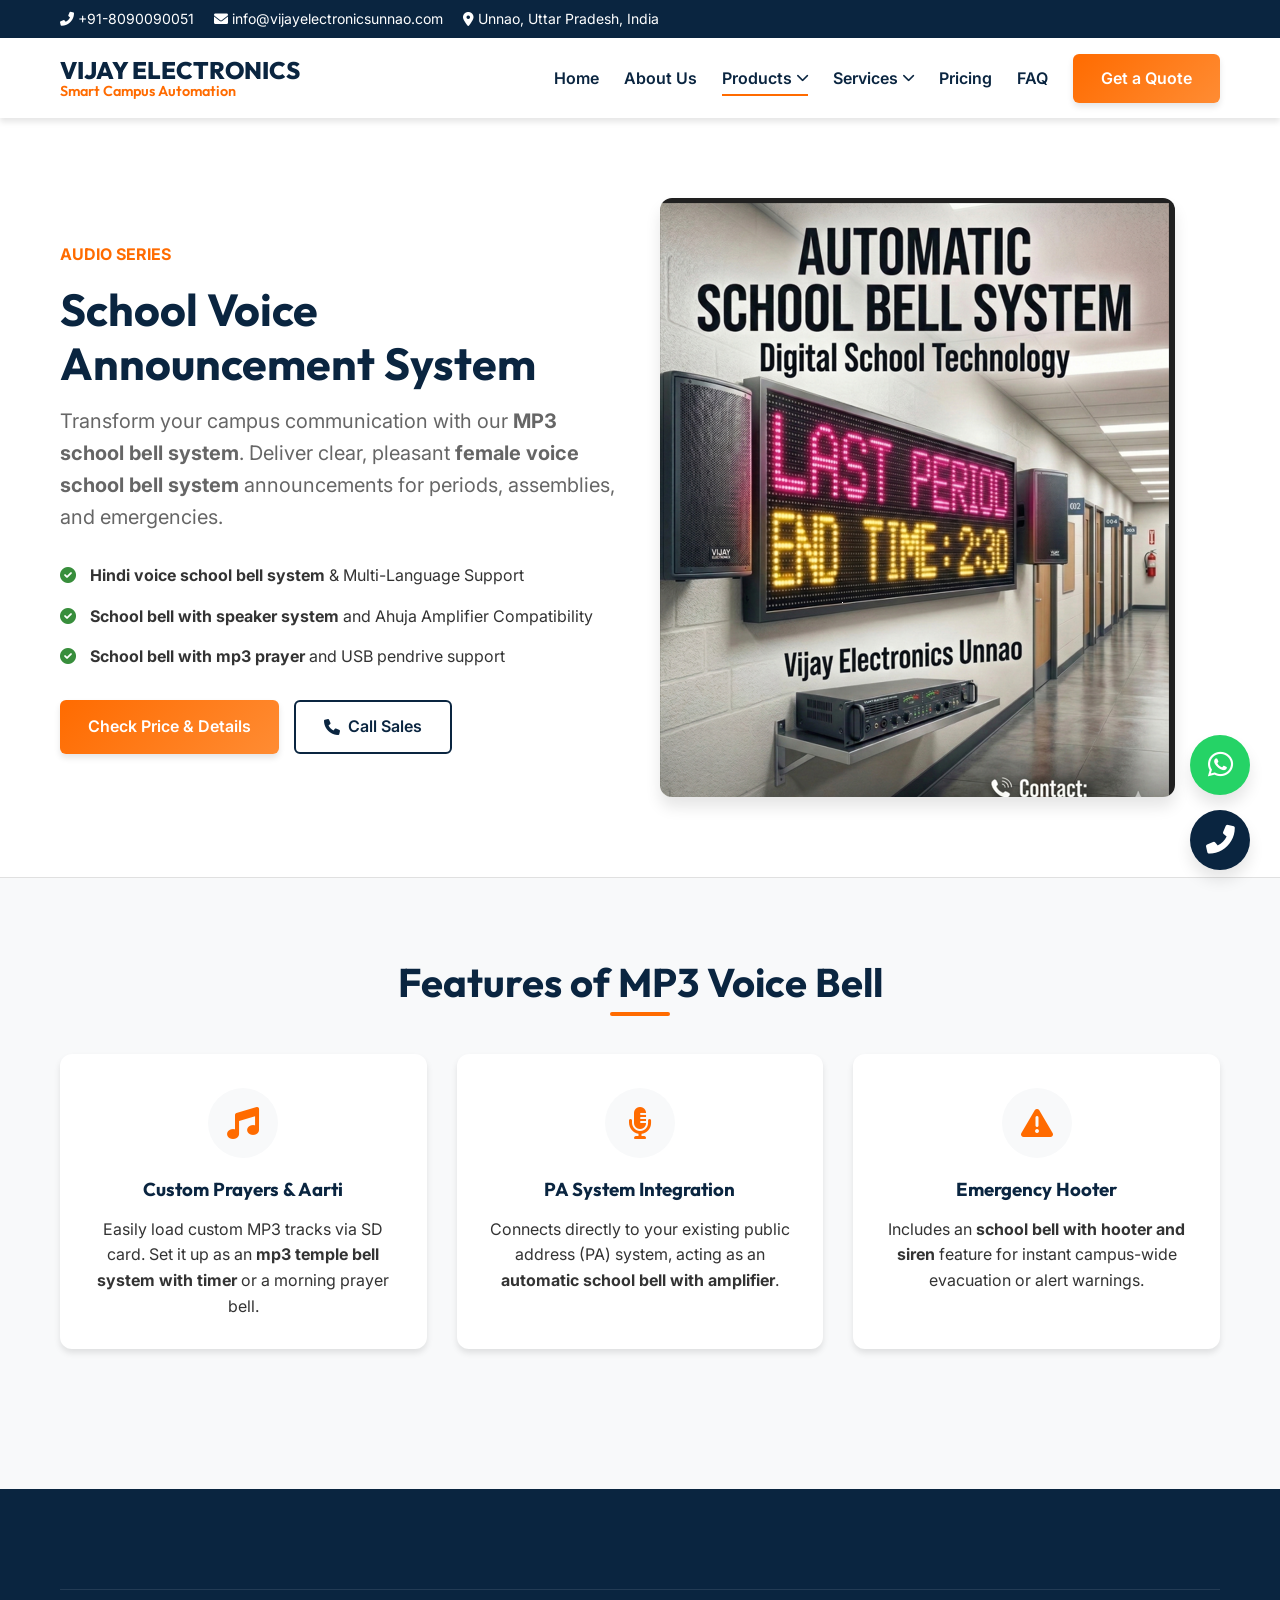
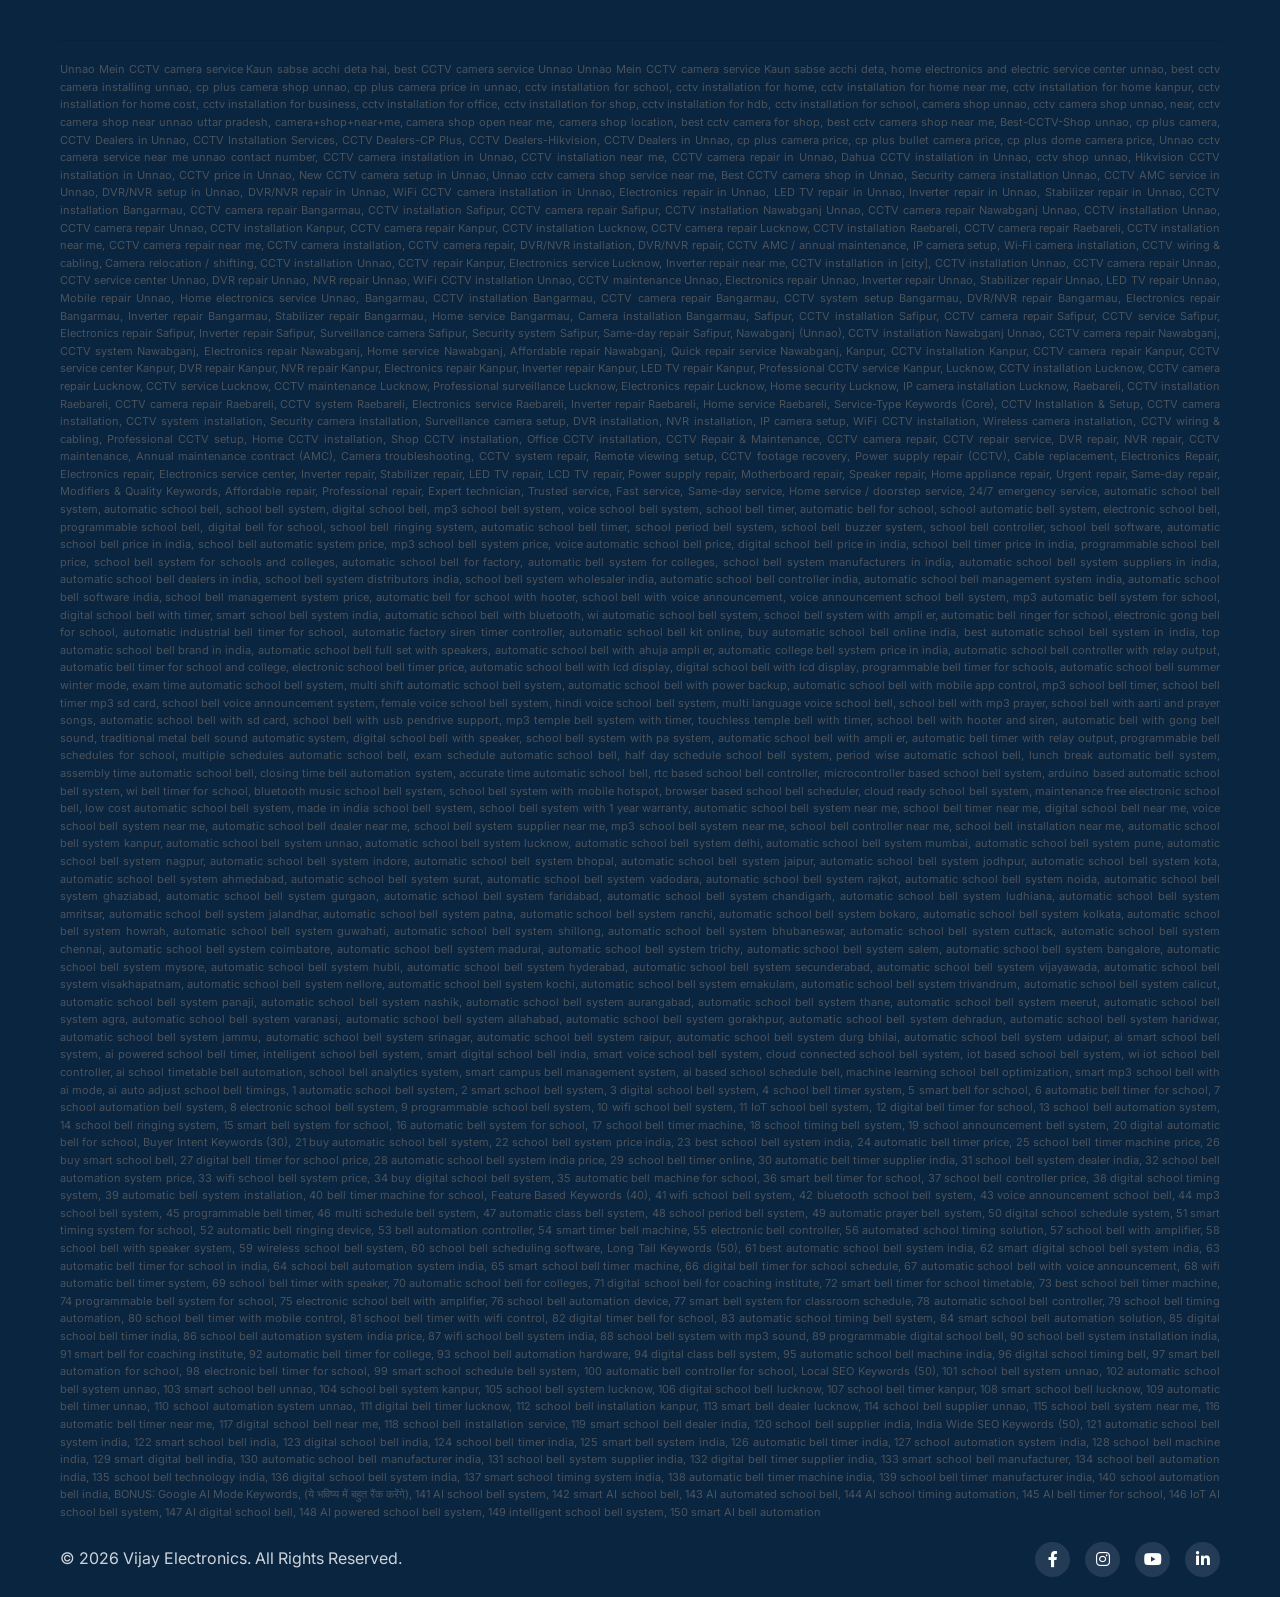
<file: school-voice-announcement-system.html>
<!DOCTYPE html>
<html lang="en">

<head>
    <meta charset="UTF-8">
    <meta name="viewport" content="width=device-width, initial-scale=1.0">
    <!-- Primary Meta Tags -->
    <title>School Voice Announcement System | MP3 Automatic Bell India</title>
    <meta name="description"
        content="Upgrade from gongs to a modern MP3 School Bell System. Programmable voice announcements in Hindi/English, PA system integration, and prayer songs support.">
    <meta name="keywords"
        content="school voice announcement system, mp3 school bell system, voice school bell system, school bell with voice announcement, automatic school bell full set with speakers">

    <!-- Open Graph / Facebook -->
    <meta property="og:type" content="website">
    <meta property="og:url" content="https://vijayelectronic.github.io/Top-Digital-School-Bell-System-Supplier-in-India/school-voice-announcement-system.html">
    <meta property="og:title" content="School Voice Announcement System | MP3 Automatic Bell">
    <meta property="og:description"
        content="Upgrade from gongs to a modern MP3 School Bell System. Programmable voice announcements in Hindi/English, and PA system integration.">

    <!-- CSS and Fonts -->
    <link rel="stylesheet" href="css/style.css">
    <link href="https://cdnjs.cloudflare.com/ajax/libs/font-awesome/6.0.0/css/all.min.css" rel="stylesheet">
    <link
        href="https://fonts.googleapis.com/css2?family=Inter:wght@400;500;600;700&family=Outfit:wght@500;700;800&display=swap"
        rel="stylesheet">

    <!-- JSON-LD Schema: Product -->
    <script type="application/ld+json">
    {
      "@context": "https://schema.org/",
      "@type": "Product",
      "name": "MP3 Voice Announcement School Bell System",
      "image": "https://vijayelectronic.github.io/Top-Digital-School-Bell-System-Supplier-in-India/assets/school-bell-audio-announcement-system.png.png",
      "description": "Digital MP3 school bell timer with Hindi/English voice announcements, SD card support, and compatibility with PA amplifiers.",
      "brand": {
        "@type": "Brand",
        "name": "Vijay Electronics"
      }
    }
    </script>
</head>

<body>

    <!-- Top Bar -->
    <div class="top-bar">
        <div class="container">
            <div class="top-bar-info">
                <span><i class="fas fa-phone-alt"></i> +91-8090090051</span>
                <span><i class="fas fa-envelope"></i> info@vijayelectronicsunnao.com</span>
                <span><i class="fas fa-map-marker-alt"></i> Unnao, Uttar Pradesh, India</span>
            </div>
        </div>
    </div>

    <!-- Header & Navigation -->
    <header class="main-header">
        <div class="container">
            <a href="index.html" class="logo">
                <div class="logo-text">VIJAY ELECTRONICS<span>Smart Campus Automation</span></div>
            </a>

            <button class="mobile-toggle"><i class="fas fa-bars"></i></button>

            <nav class="nav-menu">
                <a href="index.html" class="nav-link">Home</a>
                <a href="about.html" class="nav-link">About Us</a>

                <div class="dropdown active">
                    <span class="nav-link dropdown-toggle active">Products <i class="fas fa-chevron-down"
                            style="font-size: 0.8rem;"></i></span>
                    <div class="dropdown-menu">
                        <a href="automatic-school-bell-timer.html" class="dropdown-item">Automatic Bell Timer</a>
                        <a href="iot-smart-school-bell.html" class="dropdown-item">IoT/WiFi Smart Bell</a>
                        <a href="wireless-school-bell-system.html" class="dropdown-item">Wireless Bell System</a>
                        <a href="school-voice-announcement-system.html" class="dropdown-item"
                            style="color:var(--secondary-orange);">Voice Announcement Bell</a>
                    </div>
                </div>

                <div class="dropdown">
                    <span class="nav-link dropdown-toggle">Services <i class="fas fa-chevron-down"
                            style="font-size: 0.8rem;"></i></span>
                    <div class="dropdown-menu">
                        <a href="school-bell-installation-service.html" class="dropdown-item">School Bell
                            Installation</a>
                        <a href="cctv-installation-service.html" class="dropdown-item">CCTV Camera Setup</a>
                    </div>
                </div>

                <a href="school-bell-prices-india.html" class="nav-link">Pricing</a>
                <a href="faq.html" class="nav-link">FAQ</a>
                <a href="contact.html" class="btn btn-primary" style="color: white;">Get a Quote</a>
            </nav>
        </div>
    </header>

    <!-- Product Header -->
    <section class="section-padding" style="background: var(--bg-white); border-bottom: 1px solid var(--border-color);">
        <div class="container">
            <div class="grid-2">
                <div>
                    <span style="color: var(--secondary-orange); font-weight: 700; text-transform: uppercase;">Audio
                        Series</span>
                    <h1 style="font-size: 2.8rem; margin: 15px 0;">School Voice Announcement System</h1>
                    <p class="text-lead">Transform your campus communication with our <strong>MP3 school bell
                            system</strong>. Deliver clear, pleasant <strong>female voice school bell system</strong>
                        announcements for periods, assemblies, and emergencies.</p>

                    <ul style="list-style: none; margin: 30px 0; padding: 0;">
                        <li style="margin-bottom: 15px;"><i class="fas fa-check-circle"
                                style="color: var(--accent-green); margin-right: 10px;"></i> <strong>Hindi voice school
                                bell system</strong> & Multi-Language Support</li>
                        <li style="margin-bottom: 15px;"><i class="fas fa-check-circle"
                                style="color: var(--accent-green); margin-right: 10px;"></i> <strong>School bell with
                                speaker system</strong> and Ahuja Amplifier Compatibility</li>
                        <li style="margin-bottom: 15px;"><i class="fas fa-check-circle"
                                style="color: var(--accent-green); margin-right: 10px;"></i> <strong>School bell with
                                mp3 prayer</strong> and USB pendrive support</li>
                    </ul>

                    <div style="display: flex; gap: 15px;">
                        <a href="contact.html" class="btn btn-primary">Check Price & Details</a>
                        <a href="tel:+918090090051" class="btn btn-outline"><i class="fas fa-phone"></i> Call Sales</a>
                    </div>
                </div>
                <div style="text-align: center;">
                    <img src="assets/school-bell-audio-announcement-system.png.png"
                        alt="MP3 Voice Announcement School Bell System"
                        style="max-width: 100%; border-radius: 12px; box-shadow: var(--shadow-lg);">
                </div>
            </div>
        </div>
    </section>

    <!-- Features -->
    <section class="section-padding bg-light-section">
        <div class="container">
            <h2 class="h2-section">Features of MP3 Voice Bell</h2>
            <div class="grid-3">
                <div class="feature-card">
                    <div class="feature-icon"><i class="fas fa-music"></i></div>
                    <h3>Custom Prayers & Aarti</h3>
                    <p>Easily load custom MP3 tracks via SD card. Set it up as an <strong>mp3 temple bell system with
                            timer</strong> or a morning prayer bell.</p>
                </div>
                <div class="feature-card">
                    <div class="feature-icon"><i class="fas fa-microphone-alt"></i></div>
                    <h3>PA System Integration</h3>
                    <p>Connects directly to your existing public address (PA) system, acting as an <strong>automatic
                            school bell with amplifier</strong>.</p>
                </div>
                <div class="feature-card">
                    <div class="feature-icon"><i class="fas fa-exclamation-triangle"></i></div>
                    <h3>Emergency Hooter</h3>
                    <p>Includes an <strong>school bell with hooter and siren</strong> feature for instant campus-wide
                        evacuation or alert warnings.</p>
                </div>
            </div>
        </div>
    </section>

    <!-- Floating Actions & Footer -->
    <div class="floating-actions">
        <a href="https://wa.me/918090090051" target="_blank" class="float-btn float-whatsapp"><i
                class="fab fa-whatsapp"></i></a>
        <a href="tel:+918090090051" class="float-btn float-call"><i class="fas fa-phone-alt"></i></a>
    </div>

    <footer class="main-footer">
        <div class="container">
            <div class="footer-bottom">
                <div class="seo-tags-footer" style="margin-top: 30px; padding-top: 20px; border-top: 1px solid rgba(0,0,0,0.1); font-size: 11px; color: var(--text-muted); opacity: 0.7; line-height: 1.6; text-align: justify; word-break: break-word;">
                    Unnao Mein CCTV camera service Kaun sabse acchi deta hai, best CCTV camera service Unnao Unnao Mein CCTV camera service Kaun sabse acchi deta, home electronics and electric service center unnao, best cctv camera installing unnao, cp plus camera shop unnao, cp plus camera price in unnao, cctv installation for school, cctv installation for home, cctv installation for home near me, cctv installation for home kanpur, cctv installation for home cost, cctv installation for business, cctv installation for office, cctv installation for shop, cctv installation for hdb, cctv installation for school, camera shop unnao, cctv camera shop unnao, near, cctv camera shop near unnao uttar pradesh, camera+shop+near+me, camera shop open near me, camera shop location, best cctv camera for shop, best cctv camera shop near me, Best-CCTV-Shop unnao, cp plus camera, CCTV Dealers in Unnao, CCTV Installation Services, CCTV Dealers-CP Plus, CCTV Dealers-Hikvision, CCTV Dealers in Unnao, cp plus camera price, cp plus bullet camera price, cp plus dome camera price, Unnao cctv camera service near me unnao contact number, CCTV camera installation in Unnao, CCTV installation near me, CCTV camera repair in Unnao, Dahua CCTV installation in Unnao, cctv shop unnao, Hikvision CCTV installation in Unnao, CCTV price in Unnao, New CCTV camera setup in Unnao, Unnao cctv camera shop service near me, Best CCTV camera shop in Unnao, Security camera installation Unnao, CCTV AMC service in Unnao, DVR/NVR setup in Unnao, DVR/NVR repair in Unnao, WiFi CCTV camera installation in Unnao, Electronics repair in Unnao, LED TV repair in Unnao, Inverter repair in Unnao, Stabilizer repair in Unnao, CCTV installation Bangarmau, CCTV camera repair Bangarmau, CCTV installation Safipur, CCTV camera repair Safipur, CCTV installation Nawabganj Unnao, CCTV camera repair Nawabganj Unnao, CCTV installation Unnao, CCTV camera repair Unnao, CCTV installation Kanpur, CCTV camera repair Kanpur, CCTV installation Lucknow, CCTV camera repair Lucknow, CCTV installation Raebareli, CCTV camera repair Raebareli, CCTV installation near me, CCTV camera repair near me, CCTV camera installation, CCTV camera repair, DVR/NVR installation, DVR/NVR repair, CCTV AMC / annual maintenance, IP camera setup, Wi‑Fi camera installation, CCTV wiring & cabling, Camera relocation / shifting, CCTV installation Unnao, CCTV repair Kanpur, Electronics service Lucknow, Inverter repair near me, CCTV installation in [city], CCTV installation Unnao, CCTV camera repair Unnao, CCTV service center Unnao, DVR repair Unnao, NVR repair Unnao, WiFi CCTV installation Unnao, CCTV maintenance Unnao, Electronics repair Unnao, Inverter repair Unnao, Stabilizer repair Unnao, LED TV repair Unnao, Mobile repair Unnao, Home electronics service Unnao, Bangarmau, CCTV installation Bangarmau, CCTV camera repair Bangarmau, CCTV system setup Bangarmau, DVR/NVR repair Bangarmau, Electronics repair Bangarmau, Inverter repair Bangarmau, Stabilizer repair Bangarmau, Home service Bangarmau, Camera installation Bangarmau, Safipur, CCTV installation Safipur, CCTV camera repair Safipur, CCTV service Safipur, Electronics repair Safipur, Inverter repair Safipur, Surveillance camera Safipur, Security system Safipur, Same-day repair Safipur, Nawabganj (Unnao), CCTV installation Nawabganj Unnao, CCTV camera repair Nawabganj, CCTV system Nawabganj, Electronics repair Nawabganj, Home service Nawabganj, Affordable repair Nawabganj, Quick repair service Nawabganj, Kanpur, CCTV installation Kanpur, CCTV camera repair Kanpur, CCTV service center Kanpur, DVR repair Kanpur, NVR repair Kanpur, Electronics repair Kanpur, Inverter repair Kanpur, LED TV repair Kanpur, Professional CCTV service Kanpur, Lucknow, CCTV installation Lucknow, CCTV camera repair Lucknow, CCTV service Lucknow, CCTV maintenance Lucknow, Professional surveillance Lucknow, Electronics repair Lucknow, Home security Lucknow, IP camera installation Lucknow, Raebareli, CCTV installation Raebareli, CCTV camera repair Raebareli, CCTV system Raebareli, Electronics service Raebareli, Inverter repair Raebareli, Home service Raebareli, Service-Type Keywords (Core), CCTV Installation & Setup, CCTV camera installation, CCTV system installation, Security camera installation, Surveillance camera setup, DVR installation, NVR installation, IP camera setup, WiFi CCTV installation, Wireless camera installation, CCTV wiring & cabling, Professional CCTV setup, Home CCTV installation, Shop CCTV installation, Office CCTV installation, CCTV Repair & Maintenance, CCTV camera repair, CCTV repair service, DVR repair, NVR repair, CCTV maintenance, Annual maintenance contract (AMC), Camera troubleshooting, CCTV system repair, Remote viewing setup, CCTV footage recovery, Power supply repair (CCTV), Cable replacement, Electronics Repair, Electronics repair, Electronics service center, Inverter repair, Stabilizer repair, LED TV repair, LCD TV repair, Power supply repair, Motherboard repair, Speaker repair, Home appliance repair, Urgent repair, Same-day repair, Modifiers & Quality Keywords, Affordable repair, Professional repair, Expert technician, Trusted service, Fast service, Same-day service, Home service / doorstep service, 24/7 emergency service, automatic school bell system, automatic school bell, school bell system, digital school bell, mp3 school bell system, voice school bell system, school bell timer, automatic bell for school, school automatic bell system, electronic school bell, programmable school bell, digital bell for school, school bell ringing system, automatic school bell timer, school period bell system, school bell buzzer system, school bell controller, school bell software, automatic school bell price in india, school bell automatic system price, mp3 school bell system price, voice automatic school bell price, digital school bell price in india, school bell timer price in india, programmable school bell price, school bell system for schools and colleges, automatic school bell for factory, automatic bell system for colleges, school bell system manufacturers in india, automatic school bell system suppliers in india, automatic school bell dealers in india, school bell system distributors india, school bell system wholesaler india, automatic school bell controller india, automatic school bell management system india, automatic school bell software india, school bell management system price, automatic bell for school with hooter, school bell with voice announcement, voice announcement school bell system, mp3 automatic bell system for school, digital school bell with timer, smart school bell system india, automatic school bell with bluetooth, wi automatic school bell system, school bell system with ampli er, automatic bell ringer for school, electronic gong bell for school, automatic industrial bell timer for school, automatic factory siren timer controller, automatic school bell kit online, buy automatic school bell online india, best automatic school bell system in india, top automatic school bell brand in india, automatic school bell full set with speakers, automatic school bell with ahuja ampli er, automatic college bell system price in india, automatic school bell controller with relay output, automatic bell timer for school and college, electronic school bell timer price, automatic school bell with lcd display, digital school bell with lcd display, programmable bell timer for schools, automatic school bell summer winter mode, exam time automatic school bell system, multi shift automatic school bell system, automatic school bell with power backup, automatic school bell with mobile app control, mp3 school bell timer, school bell timer mp3 sd card, school bell voice announcement system, female voice school bell system, hindi voice school bell system, multi language voice school bell, school bell with mp3 prayer, school bell with aarti and prayer songs, automatic school bell with sd card, school bell with usb pendrive support, mp3 temple bell system with timer, touchless temple bell with timer, school bell with hooter and siren, automatic bell with gong bell sound, traditional metal bell sound automatic system, digital school bell with speaker, school bell system with pa system, automatic school bell with ampli er, automatic bell timer with relay output, programmable bell schedules for school, multiple schedules automatic school bell, exam schedule automatic school bell, half day schedule school bell system, period wise automatic school bell, lunch break automatic bell system, assembly time automatic school bell, closing time bell automation system, accurate time automatic school bell, rtc based school bell controller, microcontroller based school bell system, arduino based automatic school bell system, wi bell timer for school, bluetooth music school bell system, school bell system with mobile hotspot, browser based school bell scheduler, cloud ready school bell system, maintenance free electronic school bell, low cost automatic school bell system, made in india school bell system, school bell system with 1 year warranty, automatic school bell system near me, school bell timer near me, digital school bell near me, voice school bell system near me, automatic school bell dealer near me, school bell system supplier near me, mp3 school bell system near me, school bell controller near me, school bell installation near me, automatic school bell system kanpur, automatic school bell system unnao, automatic school bell system lucknow, automatic school bell system delhi, automatic school bell system mumbai, automatic school bell system pune, automatic school bell system nagpur, automatic school bell system indore, automatic school bell system bhopal, automatic school bell system jaipur, automatic school bell system jodhpur, automatic school bell system kota, automatic school bell system ahmedabad, automatic school bell system surat, automatic school bell system vadodara, automatic school bell system rajkot, automatic school bell system noida, automatic school bell system ghaziabad, automatic school bell system gurgaon, automatic school bell system faridabad, automatic school bell system chandigarh, automatic school bell system ludhiana, automatic school bell system amritsar, automatic school bell system jalandhar, automatic school bell system patna, automatic school bell system ranchi, automatic school bell system bokaro, automatic school bell system kolkata, automatic school bell system howrah, automatic school bell system guwahati, automatic school bell system shillong, automatic school bell system bhubaneswar, automatic school bell system cuttack, automatic school bell system chennai, automatic school bell system coimbatore, automatic school bell system madurai, automatic school bell system trichy, automatic school bell system salem, automatic school bell system bangalore, automatic school bell system mysore, automatic school bell system hubli, automatic school bell system hyderabad, automatic school bell system secunderabad, automatic school bell system vijayawada, automatic school bell system visakhapatnam, automatic school bell system nellore, automatic school bell system kochi, automatic school bell system ernakulam, automatic school bell system trivandrum, automatic school bell system calicut, automatic school bell system panaji, automatic school bell system nashik, automatic school bell system aurangabad, automatic school bell system thane, automatic school bell system meerut, automatic school bell system agra, automatic school bell system varanasi, automatic school bell system allahabad, automatic school bell system gorakhpur, automatic school bell system dehradun, automatic school bell system haridwar, automatic school bell system jammu, automatic school bell system srinagar, automatic school bell system raipur, automatic school bell system durg bhilai, automatic school bell system udaipur, ai smart school bell system, ai powered school bell timer, intelligent school bell system, smart digital school bell india, smart voice school bell system, cloud connected school bell system, iot based school bell system, wi iot school bell controller, ai school timetable bell automation, school bell analytics system, smart campus bell management system, ai based school schedule bell, machine learning school bell optimization, smart mp3 school bell with ai mode, ai auto adjust school bell timings, 1 automatic school bell system, 2 smart school bell system, 3 digital school bell system, 4 school bell timer system, 5 smart bell for school, 6 automatic bell timer for school, 7 school automation bell system, 8 electronic school bell system, 9 programmable school bell system, 10 wifi school bell system, 11 IoT school bell system, 12 digital bell timer for school, 13 school bell automation system, 14 school bell ringing system, 15 smart bell system for school, 16 automatic bell system for school, 17 school bell timer machine, 18 school timing bell system, 19 school announcement bell system, 20 digital automatic bell for school, Buyer Intent Keywords (30), 21 buy automatic school bell system, 22 school bell system price india, 23 best school bell system india, 24 automatic bell timer price, 25 school bell timer machine price, 26 buy smart school bell, 27 digital bell timer for school price, 28 automatic school bell system india price, 29 school bell timer online, 30 automatic bell timer supplier india, 31 school bell system dealer india, 32 school bell automation system price, 33 wifi school bell system price, 34 buy digital school bell system, 35 automatic bell machine for school, 36 smart bell timer for school, 37 school bell controller price, 38 digital school timing system, 39 automatic bell system installation, 40 bell timer machine for school, Feature Based Keywords (40), 41 wifi school bell system, 42 bluetooth school bell system, 43 voice announcement school bell, 44 mp3 school bell system, 45 programmable bell timer, 46 multi schedule bell system, 47 automatic class bell system, 48 school period bell system, 49 automatic prayer bell system, 50 digital school schedule system, 51 smart timing system for school, 52 automatic bell ringing device, 53 bell automation controller, 54 smart timer bell machine, 55 electronic bell controller, 56 automated school timing solution, 57 school bell with amplifier, 58 school bell with speaker system, 59 wireless school bell system, 60 school bell scheduling software, Long Tail Keywords (50), 61 best automatic school bell system india, 62 smart digital school bell system india, 63 automatic bell timer for school in india, 64 school bell automation system india, 65 smart school bell timer machine, 66 digital bell timer for school schedule, 67 automatic school bell with voice announcement, 68 wifi automatic bell timer system, 69 school bell timer with speaker, 70 automatic school bell for colleges, 71 digital school bell for coaching institute, 72 smart bell timer for school timetable, 73 best school bell timer machine, 74 programmable bell system for school, 75 electronic school bell with amplifier, 76 school bell automation device, 77 smart bell system for classroom schedule, 78 automatic school bell controller, 79 school bell timing automation, 80 school bell timer with mobile control, 81 school bell timer with wifi control, 82 digital timer bell for school, 83 automatic school timing bell system, 84 smart school bell automation solution, 85 digital school bell timer india, 86 school bell automation system india price, 87 wifi school bell system india, 88 school bell system with mp3 sound, 89 programmable digital school bell, 90 school bell system installation india, 91 smart bell for coaching institute, 92 automatic bell timer for college, 93 school bell automation hardware, 94 digital class bell system, 95 automatic school bell machine india, 96 digital school timing bell, 97 smart bell automation for school, 98 electronic bell timer for school, 99 smart school schedule bell system, 100 automatic bell controller for school, Local SEO Keywords (50), 101 school bell system unnao, 102 automatic school bell system unnao, 103 smart school bell unnao, 104 school bell system kanpur, 105 school bell system lucknow, 106 digital school bell lucknow, 107 school bell timer kanpur, 108 smart school bell lucknow, 109 automatic bell timer unnao, 110 school automation system unnao, 111 digital bell timer lucknow, 112 school bell installation kanpur, 113 smart bell dealer lucknow, 114 school bell supplier unnao, 115 school bell system near me, 116 automatic bell timer near me, 117 digital school bell near me, 118 school bell installation service, 119 smart school bell dealer india, 120 school bell supplier india, India Wide SEO Keywords (50), 121 automatic school bell system india, 122 smart school bell india, 123 digital school bell india, 124 school bell timer india, 125 smart bell system india, 126 automatic bell timer india, 127 school automation system india, 128 school bell machine india, 129 smart digital bell india, 130 automatic school bell manufacturer india, 131 school bell system supplier india, 132 digital bell timer supplier india, 133 smart school bell manufacturer, 134 school bell automation india, 135 school bell technology india, 136 digital school bell system india, 137 smart school timing system india, 138 automatic bell timer machine india, 139 school bell timer manufacturer india, 140 school automation bell india, BONUS: Google AI Mode Keywords, (ये भविष्य में बहुत रैंक करेंगे), 141 AI school bell system, 142 smart AI school bell, 143 AI automated school bell, 144 AI school timing automation, 145 AI bell timer for school, 146 IoT AI school bell system, 147 AI digital school bell, 148 AI powered school bell system, 149 intelligent school bell system, 150 smart AI bell automation
                </div>

                <p>&copy; 2026 Vijay Electronics. All Rights Reserved.</p>
                <div class="social-links">
                    <a href="https://www.facebook.com/VijayChaurasiya" target="_blank" class="social-icon"><i
                            class="fab fa-facebook-f"></i></a>
                    <a href="https://www.instagram.com/vijayelectronics1" target="_blank" class="social-icon"><i
                            class="fab fa-instagram"></i></a>
                    <a href="https://www.youtube.com/@vijayelectronics-v6e" target="_blank" class="social-icon"><i
                            class="fab fa-youtube"></i></a>
                    <a href="https://www.linkedin.com/in/vijay-electronics-3920512bb" target="_blank"
                        class="social-icon"><i class="fab fa-linkedin-in"></i></a>
                </div>
            </div>
        </div>
    </footer>
    <script src="js/main.js"></script>
</body>

</html>
</file>
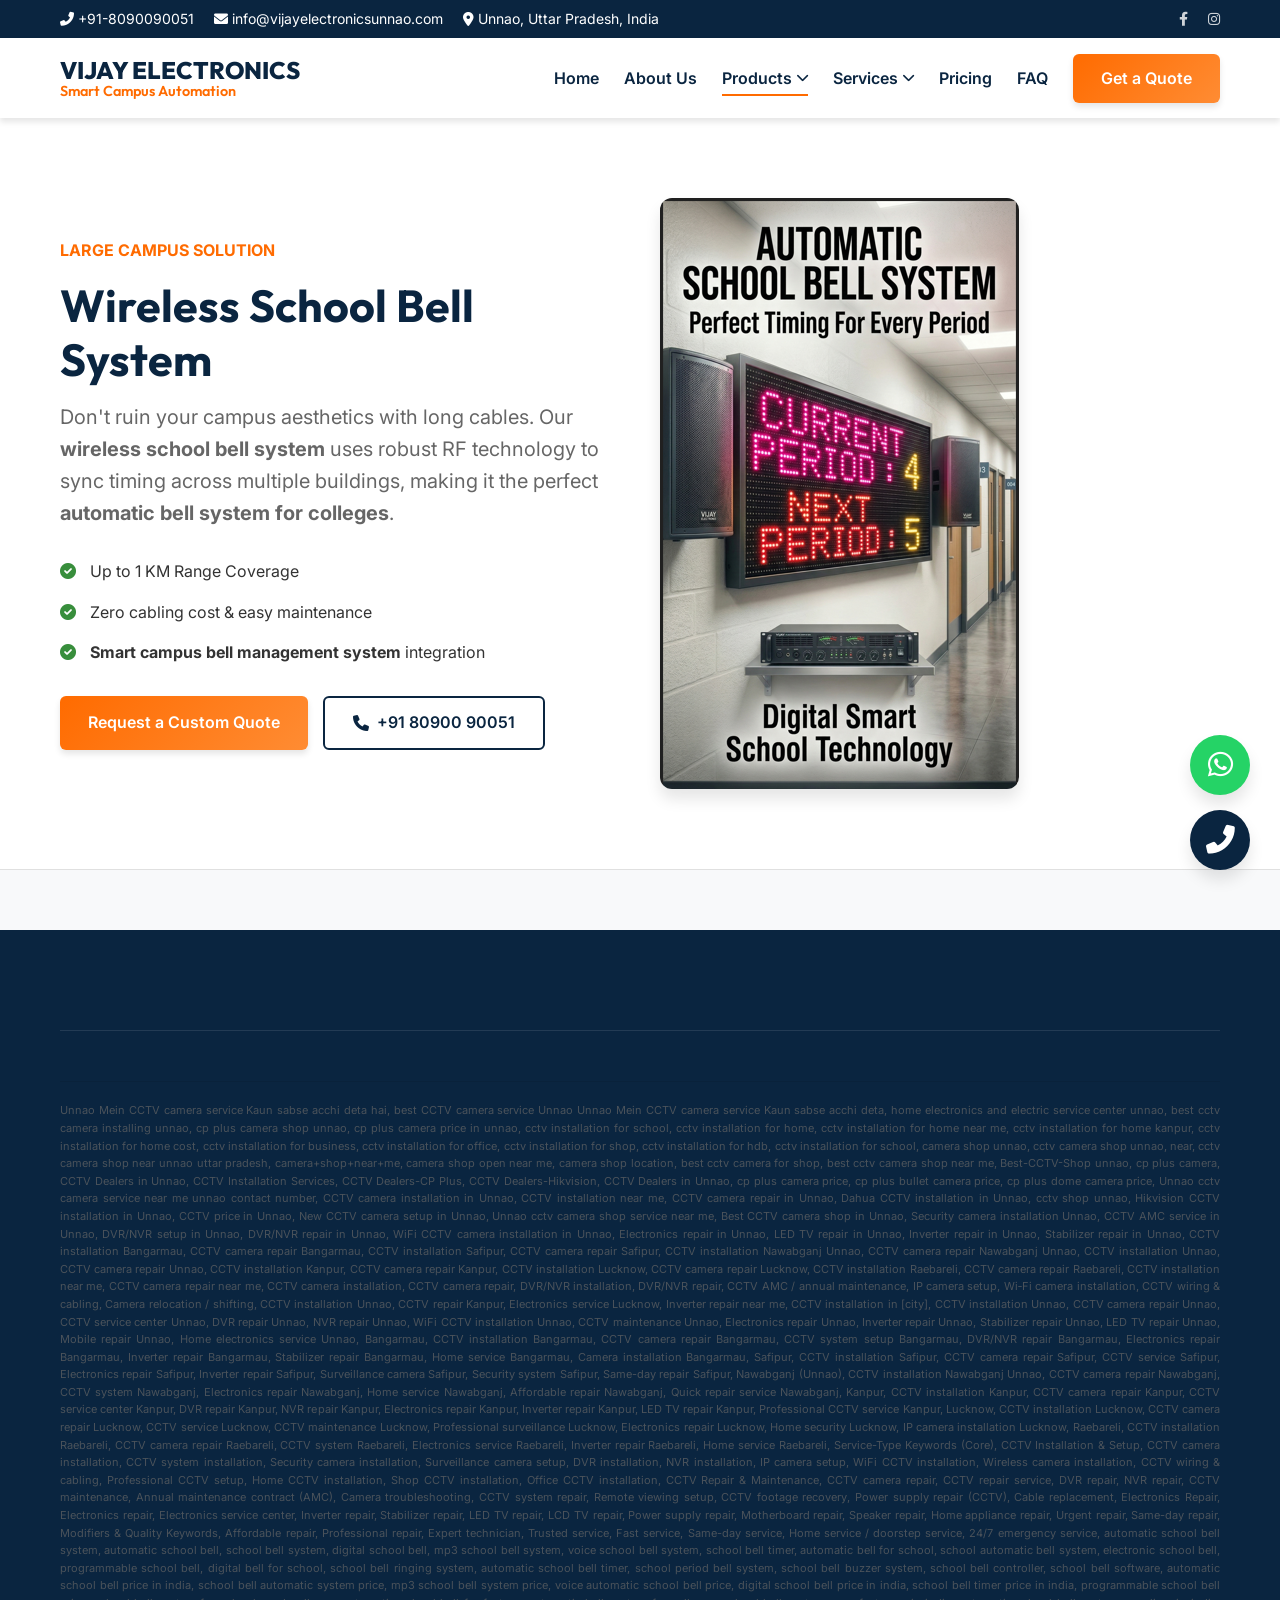
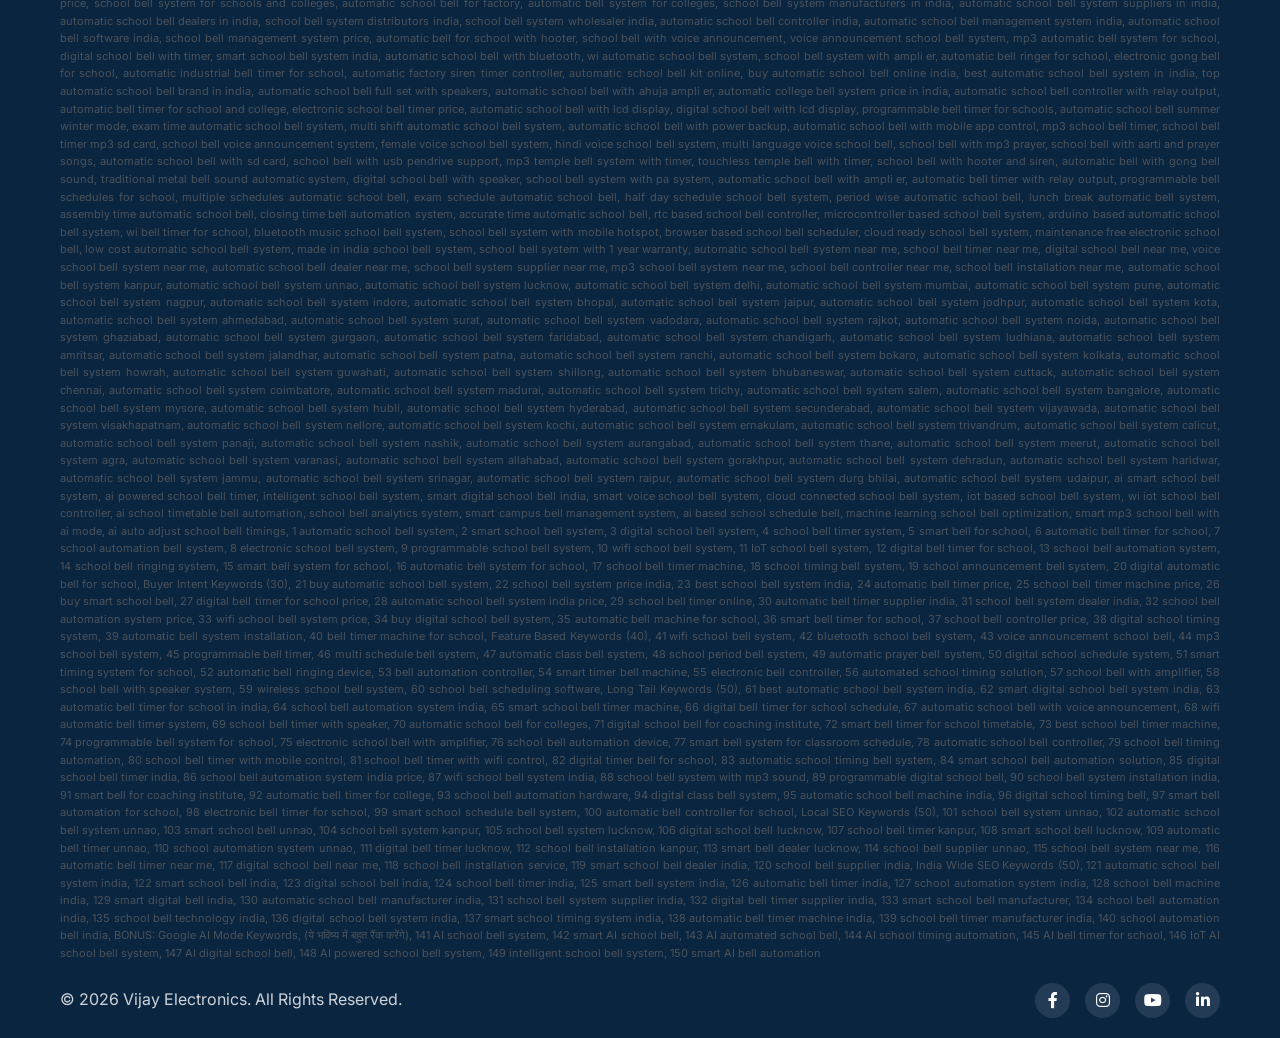
<file: wireless-school-bell-system.html>
<!DOCTYPE html>
<html lang="en">

<head>
    <meta charset="UTF-8">
    <meta name="viewport" content="width=device-width, initial-scale=1.0">
    <!-- Primary Meta Tags -->
    <title>Wireless School Bell System | Complete Campus Coverage India</title>
    <meta name="description"
        content="No wiring needed! Get the best wireless school bell system for large college campuses and multi-building schools. Easy installation anywhere in India.">
    <meta name="keywords"
        content="wireless school bell system, smart campus bell management system, automatic bell system for colleges, school bell timer with speaker, automatic school bell system installation">

    <!-- Open Graph / Facebook -->
    <meta property="og:type" content="website">
    <meta property="og:url" content="https://vijayelectronic.github.io/Top-Digital-School-Bell-System-Supplier-in-India/wireless-school-bell-system.html">
    <meta property="og:title" content="Wireless School Bell System | Complete Campus Coverage">
    <meta property="og:description"
        content="No wiring needed! Get the best wireless school bell system for large college campuses and multi-building schools.">

    <!-- CSS and Fonts -->
    <link rel="stylesheet" href="css/style.css">
    <link href="https://cdnjs.cloudflare.com/ajax/libs/font-awesome/6.0.0/css/all.min.css" rel="stylesheet">
    <link
        href="https://fonts.googleapis.com/css2?family=Inter:wght@400;500;600;700&family=Outfit:wght@500;700;800&display=swap"
        rel="stylesheet">

    <!-- JSON-LD Schema: Product -->
    <script type="application/ld+json">
    {
      "@context": "https://schema.org/",
      "@type": "Product",
      "name": "Wireless Automatic School Bell System",
      "image": "https://vijayelectronic.github.io/Top-Digital-School-Bell-System-Supplier-in-India/assets/smart-school-bell-system-unnao.png.png",
      "description": "RF-based wireless school bell system designed for large campuses. Sync bell timings across multiple buildings without physical wiring.",
      "brand": {
        "@type": "Brand",
        "name": "Vijay Electronics"
      }
    }
    </script>
</head>

<body>

    <!-- Top Bar -->
    <div class="top-bar">
        <div class="container">
            <div class="top-bar-info">
                <span><i class="fas fa-phone-alt"></i> +91-8090090051</span>
                <span><i class="fas fa-envelope"></i> info@vijayelectronicsunnao.com</span>
                <span><i class="fas fa-map-marker-alt"></i> Unnao, Uttar Pradesh, India</span>
            </div>
            <div class="top-bar-social">
                <a href="https://www.facebook.com/VijayChaurasiya" target="_blank"><i class="fab fa-facebook-f"></i></a>
                <a href="https://www.instagram.com/vijayelectronics1" target="_blank"><i
                        class="fab fa-instagram"></i></a>
            </div>
        </div>
    </div>

    <!-- Header & Navigation -->
    <header class="main-header">
        <div class="container">
            <a href="index.html" class="logo">
                <div class="logo-text">VIJAY ELECTRONICS<span>Smart Campus Automation</span></div>
            </a>

            <button class="mobile-toggle"><i class="fas fa-bars"></i></button>

            <nav class="nav-menu">
                <a href="index.html" class="nav-link">Home</a>
                <a href="about.html" class="nav-link">About Us</a>

                <div class="dropdown active">
                    <span class="nav-link dropdown-toggle active">Products <i class="fas fa-chevron-down"
                            style="font-size: 0.8rem;"></i></span>
                    <div class="dropdown-menu">
                        <a href="automatic-school-bell-timer.html" class="dropdown-item">Automatic Bell Timer</a>
                        <a href="iot-smart-school-bell.html" class="dropdown-item">IoT/WiFi Smart Bell</a>
                        <a href="wireless-school-bell-system.html" class="dropdown-item"
                            style="color:var(--secondary-orange);">Wireless Bell System</a>
                        <a href="school-voice-announcement-system.html" class="dropdown-item">Voice Announcement
                            Bell</a>
                    </div>
                </div>

                <div class="dropdown">
                    <span class="nav-link dropdown-toggle">Services <i class="fas fa-chevron-down"
                            style="font-size: 0.8rem;"></i></span>
                    <div class="dropdown-menu">
                        <a href="school-bell-installation-service.html" class="dropdown-item">School Bell
                            Installation</a>
                        <a href="cctv-installation-service.html" class="dropdown-item">CCTV Camera Setup</a>
                    </div>
                </div>

                <a href="school-bell-prices-india.html" class="nav-link">Pricing</a>
                <a href="faq.html" class="nav-link">FAQ</a>
                <a href="contact.html" class="btn btn-primary" style="color: white;">Get a Quote</a>
            </nav>
        </div>
    </header>

    <!-- Product Header -->
    <section class="section-padding" style="background: var(--bg-white); border-bottom: 1px solid var(--border-color);">
        <div class="container">
            <div class="grid-2">
                <div>
                    <span style="color: var(--secondary-orange); font-weight: 700; text-transform: uppercase;">Large
                        Campus Solution</span>
                    <h1 style="font-size: 2.8rem; margin: 15px 0;">Wireless School Bell System</h1>
                    <p class="text-lead">Don't ruin your campus aesthetics with long cables. Our <strong>wireless school
                            bell system</strong> uses robust RF technology to sync timing across multiple buildings,
                        making it the perfect <strong>automatic bell system for colleges</strong>.</p>

                    <ul style="list-style: none; margin: 30px 0; padding: 0;">
                        <li style="margin-bottom: 15px;"><i class="fas fa-check-circle"
                                style="color: var(--accent-green); margin-right: 10px;"></i> Up to 1 KM Range Coverage
                        </li>
                        <li style="margin-bottom: 15px;"><i class="fas fa-check-circle"
                                style="color: var(--accent-green); margin-right: 10px;"></i> Zero cabling cost & easy
                            maintenance</li>
                        <li style="margin-bottom: 15px;"><i class="fas fa-check-circle"
                                style="color: var(--accent-green); margin-right: 10px;"></i> <strong>Smart campus bell
                                management system</strong> integration</li>
                    </ul>

                    <div style="display: flex; gap: 15px;">
                        <a href="contact.html" class="btn btn-primary">Request a Custom Quote</a>
                        <a href="tel:+918090090051" class="btn btn-outline"><i class="fas fa-phone"></i> +91 80900
                            90051</a>
                    </div>
                </div>
                <div style="text-align: center;">
                    <img src="assets/automatic-school-bell-system-india.png.png"
                        alt="Wireless Automatic School Bell India"
                        style="max-width: 100%; border-radius: 12px; box-shadow: var(--shadow-lg);">
                </div>
            </div>
        </div>
    </section>

    <!-- Floating Actions & Footer (Truncated for readability) -->
    <div class="floating-actions">
        <a href="https://wa.me/918090090051" target="_blank" class="float-btn float-whatsapp"><i
                class="fab fa-whatsapp"></i></a>
        <a href="tel:+918090090051" class="float-btn float-call"><i class="fas fa-phone-alt"></i></a>
    </div>

    <footer class="main-footer">
        <div class="container">
            <div class="footer-bottom">
                <div class="seo-tags-footer" style="margin-top: 30px; padding-top: 20px; border-top: 1px solid rgba(0,0,0,0.1); font-size: 11px; color: var(--text-muted); opacity: 0.7; line-height: 1.6; text-align: justify; word-break: break-word;">
                    Unnao Mein CCTV camera service Kaun sabse acchi deta hai, best CCTV camera service Unnao Unnao Mein CCTV camera service Kaun sabse acchi deta, home electronics and electric service center unnao, best cctv camera installing unnao, cp plus camera shop unnao, cp plus camera price in unnao, cctv installation for school, cctv installation for home, cctv installation for home near me, cctv installation for home kanpur, cctv installation for home cost, cctv installation for business, cctv installation for office, cctv installation for shop, cctv installation for hdb, cctv installation for school, camera shop unnao, cctv camera shop unnao, near, cctv camera shop near unnao uttar pradesh, camera+shop+near+me, camera shop open near me, camera shop location, best cctv camera for shop, best cctv camera shop near me, Best-CCTV-Shop unnao, cp plus camera, CCTV Dealers in Unnao, CCTV Installation Services, CCTV Dealers-CP Plus, CCTV Dealers-Hikvision, CCTV Dealers in Unnao, cp plus camera price, cp plus bullet camera price, cp plus dome camera price, Unnao cctv camera service near me unnao contact number, CCTV camera installation in Unnao, CCTV installation near me, CCTV camera repair in Unnao, Dahua CCTV installation in Unnao, cctv shop unnao, Hikvision CCTV installation in Unnao, CCTV price in Unnao, New CCTV camera setup in Unnao, Unnao cctv camera shop service near me, Best CCTV camera shop in Unnao, Security camera installation Unnao, CCTV AMC service in Unnao, DVR/NVR setup in Unnao, DVR/NVR repair in Unnao, WiFi CCTV camera installation in Unnao, Electronics repair in Unnao, LED TV repair in Unnao, Inverter repair in Unnao, Stabilizer repair in Unnao, CCTV installation Bangarmau, CCTV camera repair Bangarmau, CCTV installation Safipur, CCTV camera repair Safipur, CCTV installation Nawabganj Unnao, CCTV camera repair Nawabganj Unnao, CCTV installation Unnao, CCTV camera repair Unnao, CCTV installation Kanpur, CCTV camera repair Kanpur, CCTV installation Lucknow, CCTV camera repair Lucknow, CCTV installation Raebareli, CCTV camera repair Raebareli, CCTV installation near me, CCTV camera repair near me, CCTV camera installation, CCTV camera repair, DVR/NVR installation, DVR/NVR repair, CCTV AMC / annual maintenance, IP camera setup, Wi‑Fi camera installation, CCTV wiring & cabling, Camera relocation / shifting, CCTV installation Unnao, CCTV repair Kanpur, Electronics service Lucknow, Inverter repair near me, CCTV installation in [city], CCTV installation Unnao, CCTV camera repair Unnao, CCTV service center Unnao, DVR repair Unnao, NVR repair Unnao, WiFi CCTV installation Unnao, CCTV maintenance Unnao, Electronics repair Unnao, Inverter repair Unnao, Stabilizer repair Unnao, LED TV repair Unnao, Mobile repair Unnao, Home electronics service Unnao, Bangarmau, CCTV installation Bangarmau, CCTV camera repair Bangarmau, CCTV system setup Bangarmau, DVR/NVR repair Bangarmau, Electronics repair Bangarmau, Inverter repair Bangarmau, Stabilizer repair Bangarmau, Home service Bangarmau, Camera installation Bangarmau, Safipur, CCTV installation Safipur, CCTV camera repair Safipur, CCTV service Safipur, Electronics repair Safipur, Inverter repair Safipur, Surveillance camera Safipur, Security system Safipur, Same-day repair Safipur, Nawabganj (Unnao), CCTV installation Nawabganj Unnao, CCTV camera repair Nawabganj, CCTV system Nawabganj, Electronics repair Nawabganj, Home service Nawabganj, Affordable repair Nawabganj, Quick repair service Nawabganj, Kanpur, CCTV installation Kanpur, CCTV camera repair Kanpur, CCTV service center Kanpur, DVR repair Kanpur, NVR repair Kanpur, Electronics repair Kanpur, Inverter repair Kanpur, LED TV repair Kanpur, Professional CCTV service Kanpur, Lucknow, CCTV installation Lucknow, CCTV camera repair Lucknow, CCTV service Lucknow, CCTV maintenance Lucknow, Professional surveillance Lucknow, Electronics repair Lucknow, Home security Lucknow, IP camera installation Lucknow, Raebareli, CCTV installation Raebareli, CCTV camera repair Raebareli, CCTV system Raebareli, Electronics service Raebareli, Inverter repair Raebareli, Home service Raebareli, Service-Type Keywords (Core), CCTV Installation & Setup, CCTV camera installation, CCTV system installation, Security camera installation, Surveillance camera setup, DVR installation, NVR installation, IP camera setup, WiFi CCTV installation, Wireless camera installation, CCTV wiring & cabling, Professional CCTV setup, Home CCTV installation, Shop CCTV installation, Office CCTV installation, CCTV Repair & Maintenance, CCTV camera repair, CCTV repair service, DVR repair, NVR repair, CCTV maintenance, Annual maintenance contract (AMC), Camera troubleshooting, CCTV system repair, Remote viewing setup, CCTV footage recovery, Power supply repair (CCTV), Cable replacement, Electronics Repair, Electronics repair, Electronics service center, Inverter repair, Stabilizer repair, LED TV repair, LCD TV repair, Power supply repair, Motherboard repair, Speaker repair, Home appliance repair, Urgent repair, Same-day repair, Modifiers & Quality Keywords, Affordable repair, Professional repair, Expert technician, Trusted service, Fast service, Same-day service, Home service / doorstep service, 24/7 emergency service, automatic school bell system, automatic school bell, school bell system, digital school bell, mp3 school bell system, voice school bell system, school bell timer, automatic bell for school, school automatic bell system, electronic school bell, programmable school bell, digital bell for school, school bell ringing system, automatic school bell timer, school period bell system, school bell buzzer system, school bell controller, school bell software, automatic school bell price in india, school bell automatic system price, mp3 school bell system price, voice automatic school bell price, digital school bell price in india, school bell timer price in india, programmable school bell price, school bell system for schools and colleges, automatic school bell for factory, automatic bell system for colleges, school bell system manufacturers in india, automatic school bell system suppliers in india, automatic school bell dealers in india, school bell system distributors india, school bell system wholesaler india, automatic school bell controller india, automatic school bell management system india, automatic school bell software india, school bell management system price, automatic bell for school with hooter, school bell with voice announcement, voice announcement school bell system, mp3 automatic bell system for school, digital school bell with timer, smart school bell system india, automatic school bell with bluetooth, wi automatic school bell system, school bell system with ampli er, automatic bell ringer for school, electronic gong bell for school, automatic industrial bell timer for school, automatic factory siren timer controller, automatic school bell kit online, buy automatic school bell online india, best automatic school bell system in india, top automatic school bell brand in india, automatic school bell full set with speakers, automatic school bell with ahuja ampli er, automatic college bell system price in india, automatic school bell controller with relay output, automatic bell timer for school and college, electronic school bell timer price, automatic school bell with lcd display, digital school bell with lcd display, programmable bell timer for schools, automatic school bell summer winter mode, exam time automatic school bell system, multi shift automatic school bell system, automatic school bell with power backup, automatic school bell with mobile app control, mp3 school bell timer, school bell timer mp3 sd card, school bell voice announcement system, female voice school bell system, hindi voice school bell system, multi language voice school bell, school bell with mp3 prayer, school bell with aarti and prayer songs, automatic school bell with sd card, school bell with usb pendrive support, mp3 temple bell system with timer, touchless temple bell with timer, school bell with hooter and siren, automatic bell with gong bell sound, traditional metal bell sound automatic system, digital school bell with speaker, school bell system with pa system, automatic school bell with ampli er, automatic bell timer with relay output, programmable bell schedules for school, multiple schedules automatic school bell, exam schedule automatic school bell, half day schedule school bell system, period wise automatic school bell, lunch break automatic bell system, assembly time automatic school bell, closing time bell automation system, accurate time automatic school bell, rtc based school bell controller, microcontroller based school bell system, arduino based automatic school bell system, wi bell timer for school, bluetooth music school bell system, school bell system with mobile hotspot, browser based school bell scheduler, cloud ready school bell system, maintenance free electronic school bell, low cost automatic school bell system, made in india school bell system, school bell system with 1 year warranty, automatic school bell system near me, school bell timer near me, digital school bell near me, voice school bell system near me, automatic school bell dealer near me, school bell system supplier near me, mp3 school bell system near me, school bell controller near me, school bell installation near me, automatic school bell system kanpur, automatic school bell system unnao, automatic school bell system lucknow, automatic school bell system delhi, automatic school bell system mumbai, automatic school bell system pune, automatic school bell system nagpur, automatic school bell system indore, automatic school bell system bhopal, automatic school bell system jaipur, automatic school bell system jodhpur, automatic school bell system kota, automatic school bell system ahmedabad, automatic school bell system surat, automatic school bell system vadodara, automatic school bell system rajkot, automatic school bell system noida, automatic school bell system ghaziabad, automatic school bell system gurgaon, automatic school bell system faridabad, automatic school bell system chandigarh, automatic school bell system ludhiana, automatic school bell system amritsar, automatic school bell system jalandhar, automatic school bell system patna, automatic school bell system ranchi, automatic school bell system bokaro, automatic school bell system kolkata, automatic school bell system howrah, automatic school bell system guwahati, automatic school bell system shillong, automatic school bell system bhubaneswar, automatic school bell system cuttack, automatic school bell system chennai, automatic school bell system coimbatore, automatic school bell system madurai, automatic school bell system trichy, automatic school bell system salem, automatic school bell system bangalore, automatic school bell system mysore, automatic school bell system hubli, automatic school bell system hyderabad, automatic school bell system secunderabad, automatic school bell system vijayawada, automatic school bell system visakhapatnam, automatic school bell system nellore, automatic school bell system kochi, automatic school bell system ernakulam, automatic school bell system trivandrum, automatic school bell system calicut, automatic school bell system panaji, automatic school bell system nashik, automatic school bell system aurangabad, automatic school bell system thane, automatic school bell system meerut, automatic school bell system agra, automatic school bell system varanasi, automatic school bell system allahabad, automatic school bell system gorakhpur, automatic school bell system dehradun, automatic school bell system haridwar, automatic school bell system jammu, automatic school bell system srinagar, automatic school bell system raipur, automatic school bell system durg bhilai, automatic school bell system udaipur, ai smart school bell system, ai powered school bell timer, intelligent school bell system, smart digital school bell india, smart voice school bell system, cloud connected school bell system, iot based school bell system, wi iot school bell controller, ai school timetable bell automation, school bell analytics system, smart campus bell management system, ai based school schedule bell, machine learning school bell optimization, smart mp3 school bell with ai mode, ai auto adjust school bell timings, 1 automatic school bell system, 2 smart school bell system, 3 digital school bell system, 4 school bell timer system, 5 smart bell for school, 6 automatic bell timer for school, 7 school automation bell system, 8 electronic school bell system, 9 programmable school bell system, 10 wifi school bell system, 11 IoT school bell system, 12 digital bell timer for school, 13 school bell automation system, 14 school bell ringing system, 15 smart bell system for school, 16 automatic bell system for school, 17 school bell timer machine, 18 school timing bell system, 19 school announcement bell system, 20 digital automatic bell for school, Buyer Intent Keywords (30), 21 buy automatic school bell system, 22 school bell system price india, 23 best school bell system india, 24 automatic bell timer price, 25 school bell timer machine price, 26 buy smart school bell, 27 digital bell timer for school price, 28 automatic school bell system india price, 29 school bell timer online, 30 automatic bell timer supplier india, 31 school bell system dealer india, 32 school bell automation system price, 33 wifi school bell system price, 34 buy digital school bell system, 35 automatic bell machine for school, 36 smart bell timer for school, 37 school bell controller price, 38 digital school timing system, 39 automatic bell system installation, 40 bell timer machine for school, Feature Based Keywords (40), 41 wifi school bell system, 42 bluetooth school bell system, 43 voice announcement school bell, 44 mp3 school bell system, 45 programmable bell timer, 46 multi schedule bell system, 47 automatic class bell system, 48 school period bell system, 49 automatic prayer bell system, 50 digital school schedule system, 51 smart timing system for school, 52 automatic bell ringing device, 53 bell automation controller, 54 smart timer bell machine, 55 electronic bell controller, 56 automated school timing solution, 57 school bell with amplifier, 58 school bell with speaker system, 59 wireless school bell system, 60 school bell scheduling software, Long Tail Keywords (50), 61 best automatic school bell system india, 62 smart digital school bell system india, 63 automatic bell timer for school in india, 64 school bell automation system india, 65 smart school bell timer machine, 66 digital bell timer for school schedule, 67 automatic school bell with voice announcement, 68 wifi automatic bell timer system, 69 school bell timer with speaker, 70 automatic school bell for colleges, 71 digital school bell for coaching institute, 72 smart bell timer for school timetable, 73 best school bell timer machine, 74 programmable bell system for school, 75 electronic school bell with amplifier, 76 school bell automation device, 77 smart bell system for classroom schedule, 78 automatic school bell controller, 79 school bell timing automation, 80 school bell timer with mobile control, 81 school bell timer with wifi control, 82 digital timer bell for school, 83 automatic school timing bell system, 84 smart school bell automation solution, 85 digital school bell timer india, 86 school bell automation system india price, 87 wifi school bell system india, 88 school bell system with mp3 sound, 89 programmable digital school bell, 90 school bell system installation india, 91 smart bell for coaching institute, 92 automatic bell timer for college, 93 school bell automation hardware, 94 digital class bell system, 95 automatic school bell machine india, 96 digital school timing bell, 97 smart bell automation for school, 98 electronic bell timer for school, 99 smart school schedule bell system, 100 automatic bell controller for school, Local SEO Keywords (50), 101 school bell system unnao, 102 automatic school bell system unnao, 103 smart school bell unnao, 104 school bell system kanpur, 105 school bell system lucknow, 106 digital school bell lucknow, 107 school bell timer kanpur, 108 smart school bell lucknow, 109 automatic bell timer unnao, 110 school automation system unnao, 111 digital bell timer lucknow, 112 school bell installation kanpur, 113 smart bell dealer lucknow, 114 school bell supplier unnao, 115 school bell system near me, 116 automatic bell timer near me, 117 digital school bell near me, 118 school bell installation service, 119 smart school bell dealer india, 120 school bell supplier india, India Wide SEO Keywords (50), 121 automatic school bell system india, 122 smart school bell india, 123 digital school bell india, 124 school bell timer india, 125 smart bell system india, 126 automatic bell timer india, 127 school automation system india, 128 school bell machine india, 129 smart digital bell india, 130 automatic school bell manufacturer india, 131 school bell system supplier india, 132 digital bell timer supplier india, 133 smart school bell manufacturer, 134 school bell automation india, 135 school bell technology india, 136 digital school bell system india, 137 smart school timing system india, 138 automatic bell timer machine india, 139 school bell timer manufacturer india, 140 school automation bell india, BONUS: Google AI Mode Keywords, (ये भविष्य में बहुत रैंक करेंगे), 141 AI school bell system, 142 smart AI school bell, 143 AI automated school bell, 144 AI school timing automation, 145 AI bell timer for school, 146 IoT AI school bell system, 147 AI digital school bell, 148 AI powered school bell system, 149 intelligent school bell system, 150 smart AI bell automation
                </div>

                <p>&copy; 2026 Vijay Electronics. All Rights Reserved.</p>
                <div class="social-links">
                    <a href="https://www.facebook.com/VijayChaurasiya" target="_blank" class="social-icon"><i
                            class="fab fa-facebook-f"></i></a>
                    <a href="https://www.instagram.com/vijayelectronics1" target="_blank" class="social-icon"><i
                            class="fab fa-instagram"></i></a>
                    <a href="https://www.youtube.com/@vijayelectronics-v6e" target="_blank" class="social-icon"><i
                            class="fab fa-youtube"></i></a>
                    <a href="https://www.linkedin.com/in/vijay-electronics-3920512bb" target="_blank"
                        class="social-icon"><i class="fab fa-linkedin-in"></i></a>
                </div>
            </div>
        </div>
    </footer>
    <script src="js/main.js"></script>
</body>

</html>
</file>
<file: css/style.css>
/* =========================================================================
   Smart School Bell System - Core CSS
   Color Theme: Deep Tech Blue, Vibrant Orange, Clean White/Light Gray
   ========================================================================= */

/* --- CSS Variables & Root --- */
:root {
    --primary-blue: #0A2540;
    /* Deep Tech Blue */
    --primary-blue-light: #1A3E66;
    --secondary-orange: #FF6B00;
    /* Vibrant Orange */
    --secondary-orange-hover: #E56000;
    --accent-red: #D32F2F;
    /* For Urgent/Action Alerts */
    --accent-green: #388E3C;
    /* For Success/Trust */
    --bg-light: #F8F9FA;
    /* Light Gray Background */
    --bg-white: #FFFFFF;
    /* Pure White */
    --text-dark: #333333;
    /* Main Text */
    --text-muted: #666666;
    /* Muted Text */
    --border-color: #E0E0E0;
    /* Border Light */

    /* Gradients */
    --gradient-blue: linear-gradient(135deg, var(--primary-blue) 0%, var(--primary-blue-light) 100%);
    --gradient-orange: linear-gradient(135deg, var(--secondary-orange) 0%, #FF8C33 100%);

    /* Shadows */
    --shadow-sm: 0 2px 4px rgba(0, 0, 0, 0.05);
    --shadow-md: 0 4px 6px rgba(0, 0, 0, 0.1);
    --shadow-lg: 0 10px 15px rgba(0, 0, 0, 0.1);
    --shadow-glow-blue: 0 0 15px rgba(10, 37, 64, 0.3);
    --shadow-glow-orange: 0 0 15px rgba(255, 107, 0, 0.4);

    /* Typography */
    --font-primary: 'Inter', 'Segoe UI', Roboto, Helvetica, Arial, sans-serif;
    --font-heading: 'Outfit', 'Montserrat', sans-serif;

    /* Layout */
    --max-width: 1200px;
    --header-height: 80px;
}

/* --- Reset & Base --- */
* {
    margin: 0;
    padding: 0;
    box-sizing: border-box;
}

html {
    scroll-behavior: smooth;
    font-size: 16px;
}

body {
    font-family: var(--font-primary);
    color: var(--text-dark);
    background-color: var(--bg-light);
    line-height: 1.6;
    overflow-x: hidden;
}

h1,
h2,
h3,
h4,
h5,
h6 {
    font-family: var(--font-heading);
    font-weight: 700;
    line-height: 1.2;
    margin-bottom: 1rem;
    color: var(--primary-blue);
}

a {
    text-decoration: none;
    color: var(--primary-blue);
    transition: all 0.3s ease;
}

ul {
    list-style: none;
}

img,
video {
    max-width: 100%;
    height: auto;
    display: block;
}

.container {
    width: 100%;
    max-width: var(--max-width);
    margin: 0 auto;
    padding: 0 20px;
}

/* --- Typography Utilities --- */
.h1-main {
    font-size: clamp(2.5rem, 5vw, 4rem);
    letter-spacing: -1px;
}

.h2-section {
    font-size: clamp(2rem, 4vw, 2.5rem);
    text-align: center;
    position: relative;
    margin-bottom: 3rem;
}

.h2-section::after {
    content: '';
    position: absolute;
    bottom: -10px;
    left: 50%;
    transform: translateX(-50%);
    width: 60px;
    height: 4px;
    background: var(--secondary-orange);
    border-radius: 2px;
}

.text-lead {
    font-size: 1.25rem;
    color: var(--text-muted);
    margin-bottom: 1.5rem;
}

/* --- Buttons --- */
.btn {
    display: inline-flex;
    align-items: center;
    justify-content: center;
    padding: 12px 28px;
    border-radius: 6px;
    font-weight: 600;
    font-size: 1rem;
    cursor: pointer;
    border: none;
    transition: all 0.3s cubic-bezier(0.4, 0, 0.2, 1);
    gap: 8px;
}

.btn-primary {
    background: var(--gradient-orange);
    color: var(--bg-white);
    box-shadow: var(--shadow-md);
}

.btn-primary:hover {
    background: var(--secondary-orange-hover);
    transform: translateY(-2px);
    box-shadow: var(--shadow-glow-orange);
    color: var(--bg-white);
}

.btn-secondary {
    background: var(--gradient-blue);
    color: var(--bg-white);
    box-shadow: var(--shadow-md);
}

.btn-secondary:hover {
    background: var(--primary-blue-light);
    transform: translateY(-2px);
    box-shadow: var(--shadow-glow-blue);
    color: var(--bg-white);
}

.btn-outline {
    background: transparent;
    border: 2px solid var(--primary-blue);
    color: var(--primary-blue);
}

.btn-outline:hover {
    background: var(--primary-blue);
    color: var(--bg-white);
}

/* --- Top Bar & Header --- */
.top-bar {
    background: var(--primary-blue);
    color: var(--bg-white);
    font-size: 0.875rem;
    padding: 8px 0;
}

.top-bar .container {
    display: flex;
    justify-content: space-between;
    align-items: center;
}

.top-bar-info,
.top-bar-social {
    display: flex;
    gap: 20px;
    align-items: center;
}

.top-bar a {
    color: var(--bg-white);
    opacity: 0.8;
}

.top-bar a:hover {
    opacity: 1;
    color: var(--secondary-orange);
}

/* Header / Navigation */
.main-header {
    background: var(--bg-white);
    box-shadow: var(--shadow-md);
    position: sticky;
    top: 0;
    z-index: 1000;
    height: var(--header-height);
    display: flex;
    align-items: center;
}

.main-header .container {
    display: flex;
    justify-content: space-between;
    align-items: center;
    width: 100%;
}

.logo {
    display: flex;
    align-items: center;
    gap: 10px;
}

.logo-img {
    height: 45px;
}

.logo-text {
    font-size: 1.5rem;
    font-weight: 800;
    color: var(--primary-blue);
    line-height: 1.1;
    font-family: var(--font-heading);
}

.logo-text span {
    color: var(--secondary-orange);
    display: block;
    font-size: 0.9rem;
    font-weight: 600;
}

/* Nav Menu */
.nav-menu {
    display: flex;
    gap: 25px;
    align-items: center;
}

.nav-link {
    font-weight: 600;
    font-size: 1rem;
    color: var(--primary-blue);
    position: relative;
    padding: 5px 0;
}

.nav-link::after {
    content: '';
    position: absolute;
    bottom: 0;
    left: 0;
    width: 0;
    height: 2px;
    background: var(--secondary-orange);
    transition: width 0.3s ease;
}

.nav-link:hover::after,
.nav-link.active::after {
    width: 100%;
}

/* Dropdown */
.dropdown {
    position: relative;
}

.dropdown-toggle {
    display: flex;
    align-items: center;
    gap: 5px;
    cursor: pointer;
}

.dropdown-menu {
    position: absolute;
    top: 100%;
    left: 0;
    min-width: 260px;
    background: var(--bg-white);
    box-shadow: var(--shadow-lg);
    border-radius: 8px;
    padding: 10px 0;
    opacity: 0;
    visibility: hidden;
    transform: translateY(10px);
    transition: all 0.3s ease;
    border: 1px solid var(--border-color);
    z-index: 1001;
}

.dropdown:hover .dropdown-menu {
    opacity: 1;
    visibility: visible;
    transform: translateY(0);
}

.dropdown-item {
    display: block;
    padding: 10px 20px;
    color: var(--text-dark);
    font-weight: 500;
    transition: all 0.2s ease;
    border-left: 3px solid transparent;
}

.dropdown-item:hover {
    background: var(--bg-light);
    color: var(--secondary-orange);
    border-left-color: var(--secondary-orange);
    padding-left: 25px;
}

/* Mobile Toggle */
.mobile-toggle {
    display: none;
    font-size: 1.5rem;
    color: var(--primary-blue);
    background: none;
    border: none;
    cursor: pointer;
}

/* --- Hero Section --- */
.hero {
    position: relative;
    min-height: 80vh;
    display: flex;
    align-items: center;
    background-color: var(--primary-blue);
    overflow: hidden;
}

.hero-video-bg {
    position: absolute;
    top: 0;
    left: 0;
    width: 100%;
    height: 100%;
    object-fit: cover;
    z-index: 0;
    opacity: 0.4;
    /* Dark overlay effect */
}

.hero-overlay {
    position: absolute;
    top: 0;
    left: 0;
    width: 100%;
    height: 100%;
    background: linear-gradient(90deg, var(--primary-blue) 0%, rgba(10, 37, 64, 0.7) 100%);
    z-index: 1;
}

.hero-content {
    position: relative;
    z-index: 2;
    color: var(--bg-white);
    max-width: 800px;
    padding: 40px 0;
}

.hero-content h1 {
    color: var(--bg-white);
    margin-bottom: 20px;
}

.hero-content h1 span {
    color: var(--secondary-orange);
}

.hero-content .text-lead {
    color: rgba(255, 255, 255, 0.9);
    margin-bottom: 30px;
}

.hero-buttons {
    display: flex;
    gap: 15px;
    flex-wrap: wrap;
}

.hero-features {
    display: flex;
    gap: 20px;
    margin-top: 40px;
    flex-wrap: wrap;
}

.hero-feature-pill {
    background: rgba(255, 255, 255, 0.1);
    backdrop-filter: blur(5px);
    border: 1px solid rgba(255, 255, 255, 0.2);
    padding: 8px 16px;
    border-radius: 30px;
    display: flex;
    align-items: center;
    gap: 8px;
    font-size: 0.9rem;
}

/* --- General Content Sections --- */
.section-padding {
    padding: 80px 0;
}

.bg-white-section {
    background: var(--bg-white);
}

.bg-light-section {
    background: var(--bg-light);
}

/* --- Grids --- */
.grid-2 {
    display: grid;
    grid-template-columns: repeat(2, 1fr);
    gap: 40px;
    align-items: center;
}

.grid-3 {
    display: grid;
    grid-template-columns: repeat(3, 1fr);
    gap: 30px;
}

.grid-4 {
    display: grid;
    grid-template-columns: repeat(4, 1fr);
    gap: 20px;
}

/* --- Feature Cards --- */
.feature-card {
    background: var(--bg-white);
    border-radius: 12px;
    padding: 30px;
    box-shadow: var(--shadow-md);
    transition: all 0.3s ease;
    border-top: 4px solid transparent;
    text-align: center;
}

.feature-card:hover {
    transform: translateY(-10px);
    box-shadow: var(--shadow-lg);
    border-top-color: var(--secondary-orange);
}

.feature-icon {
    width: 70px;
    height: 70px;
    background: var(--bg-light);
    border-radius: 50%;
    display: flex;
    align-items: center;
    justify-content: center;
    margin: 0 auto 20px;
    font-size: 2rem;
    color: var(--secondary-orange);
    transition: transform 0.3s ease;
}

.feature-card:hover .feature-icon {
    transform: scale(1.1);
    background: var(--secondary-orange);
    color: var(--bg-white);
}

/* --- Product Cards --- */
.product-card {
    background: var(--bg-white);
    border-radius: 12px;
    overflow: hidden;
    box-shadow: var(--shadow-md);
    transition: all 0.3s ease;
    display: flex;
    flex-direction: column;
}

.product-card:hover {
    transform: translateY(-5px);
    box-shadow: var(--shadow-lg);
}

.product-img-wrapper {
    position: relative;
    padding-top: 75%;
    /* 4:3 Aspect Ratio */
    background: var(--bg-light);
    overflow: hidden;
}

.product-img-wrapper img {
    position: absolute;
    top: 0;
    left: 0;
    width: 100%;
    height: 100%;
    object-fit: contain;
    padding: 20px;
    transition: transform 0.5s ease;
}

.product-card:hover .product-img-wrapper img {
    transform: scale(1.05);
}

.product-badge {
    position: absolute;
    top: 15px;
    right: 15px;
    background: var(--secondary-orange);
    color: white;
    padding: 5px 12px;
    border-radius: 20px;
    font-size: 0.8rem;
    font-weight: 700;
    z-index: 10;
}

.product-content {
    padding: 25px;
    display: flex;
    flex-direction: column;
    flex-grow: 1;
}

.product-content h3 {
    margin-bottom: 10px;
    font-size: 1.25rem;
}

.product-features-list {
    margin: 15px 0;
    flex-grow: 1;
}

.product-features-list li {
    position: relative;
    padding-left: 25px;
    margin-bottom: 8px;
    font-size: 0.9rem;
    color: var(--text-muted);
}

.product-features-list li::before {
    content: '✓';
    position: absolute;
    left: 0;
    color: var(--accent-green);
    font-weight: bold;
}

.product-action {
    margin-top: 20px;
    padding-top: 20px;
    border-top: 1px solid var(--border-color);
    display: flex;
    justify-content: space-between;
    align-items: center;
}

.product-price {
    font-weight: 700;
    color: var(--primary-blue);
    font-size: 1.2rem;
}

/* --- Installation Steps --- */
.timeline {
    position: relative;
    max-width: 800px;
    margin: 0 auto;
}

.timeline::before {
    content: '';
    position: absolute;
    top: 0;
    left: 30px;
    height: 100%;
    width: 4px;
    background: var(--primary-blue-light);
    opacity: 0.2;
}

.timeline-item {
    position: relative;
    padding-left: 80px;
    margin-bottom: 40px;
}

.timeline-icon {
    position: absolute;
    left: 0;
    top: 0;
    width: 64px;
    height: 64px;
    background: var(--primary-blue);
    color: var(--bg-white);
    border-radius: 50%;
    display: flex;
    align-items: center;
    justify-content: center;
    font-size: 1.5rem;
    font-weight: bold;
    box-shadow: 0 0 0 5px var(--bg-white), var(--shadow-md);
}

.timeline-content {
    background: var(--bg-white);
    padding: 20px 30px;
    border-radius: 12px;
    box-shadow: var(--shadow-sm);
    border-left: 4px solid var(--secondary-orange);
}

/* --- FAQ Accordion --- */
.faq-container {
    max-width: 800px;
    margin: 0 auto;
}

.faq-item {
    background: var(--bg-white);
    border-radius: 8px;
    margin-bottom: 15px;
    box-shadow: var(--shadow-sm);
    overflow: hidden;
    border: 1px solid var(--border-color);
}

.faq-question {
    padding: 20px 25px;
    cursor: pointer;
    display: flex;
    justify-content: space-between;
    align-items: center;
    font-weight: 600;
    color: var(--primary-blue);
    transition: background 0.3s ease;
}

.faq-question:hover {
    background: var(--bg-light);
}

.faq-question i {
    color: var(--secondary-orange);
    transition: transform 0.3s ease;
}

.faq-item.active .faq-question i {
    transform: rotate(180deg);
}

.faq-answer {
    padding: 0 25px 20px 25px;
    color: var(--text-muted);
}

/* --- Contact Section --- */
.contact-wrapper {
    background: var(--bg-white);
    border-radius: 12px;
    box-shadow: var(--shadow-lg);
    overflow: hidden;
}

.contact-info {
    background: var(--gradient-blue);
    color: var(--bg-white);
    padding: 40px;
}

.contact-info-item {
    display: flex;
    align-items: flex-start;
    gap: 15px;
    margin-bottom: 30px;
}

.contact-info-icon {
    font-size: 1.5rem;
    color: var(--secondary-orange);
}

.contact-form-container {
    padding: 40px;
}

.form-group {
    margin-bottom: 20px;
}

.form-label {
    display: block;
    margin-bottom: 8px;
    font-weight: 500;
    color: var(--text-dark);
}

.form-control {
    width: 100%;
    padding: 12px 15px;
    border: 1px solid var(--border-color);
    border-radius: 6px;
    font-family: inherit;
    font-size: 1rem;
    transition: border-color 0.3s ease, box-shadow 0.3s ease;
}

.form-control:focus {
    outline: none;
    border-color: var(--secondary-orange);
    box-shadow: 0 0 0 3px rgba(255, 107, 0, 0.1);
}

textarea.form-control {
    min-height: 120px;
    resize: vertical;
}

/* --- Floating Action Buttons --- */
.floating-actions {
    position: fixed;
    bottom: 30px;
    right: 30px;
    display: flex;
    flex-direction: column;
    gap: 15px;
    z-index: 9999;
}

.float-btn {
    width: 60px;
    height: 60px;
    border-radius: 50%;
    display: flex;
    align-items: center;
    justify-content: center;
    color: white;
    font-size: 1.8rem;
    box-shadow: var(--shadow-lg);
    transition: transform 0.3s cubic-bezier(0.175, 0.885, 0.32, 1.275);
    text-decoration: none;
}

.float-btn:hover {
    transform: scale(1.1);
    color: white;
}

.float-whatsapp {
    background-color: #25D366;
}

.float-call {
    background-color: var(--primary-blue);
}

/* Pulse Animation for WhatsApp */
@keyframes pulse {
    0% {
        box-shadow: 0 0 0 0 rgba(37, 211, 102, 0.7);
    }

    70% {
        box-shadow: 0 0 0 15px rgba(37, 211, 102, 0);
    }

    100% {
        box-shadow: 0 0 0 0 rgba(37, 211, 102, 0);
    }
}

.float-whatsapp {
    animation: pulse 2s infinite;
}

/* --- Footer & SEO Dump --- */
.main-footer {
    background: var(--primary-blue);
    color: rgba(255, 255, 255, 0.8);
    padding: 60px 0 20px;
    margin-top: 60px;
}

.main-footer h4 {
    color: var(--bg-white);
    font-size: 1.2rem;
    margin-bottom: 20px;
}

.footer-links li {
    margin-bottom: 10px;
}

.footer-links a {
    color: rgba(255, 255, 255, 0.8);
    transition: color 0.3s ease, padding-left 0.3s ease;
}

.footer-links a:hover {
    color: var(--secondary-orange);
    padding-left: 5px;
}

.footer-contact li {
    display: flex;
    gap: 10px;
    margin-bottom: 15px;
}

.footer-contact i {
    color: var(--secondary-orange);
    margin-top: 5px;
}

/* Footer Bottom */
.footer-bottom {
    margin-top: 40px;
    padding-top: 20px;
    border-top: 1px solid rgba(255, 255, 255, 0.1);
    display: flex;
    justify-content: space-between;
    align-items: center;
    flex-wrap: wrap;
    gap: 20px;
}

.social-links {
    display: flex;
    gap: 15px;
}

.social-icon {
    width: 35px;
    height: 35px;
    border-radius: 50%;
    background: rgba(255, 255, 255, 0.1);
    color: var(--bg-white);
    display: flex;
    align-items: center;
    justify-content: center;
    transition: all 0.3s ease;
}

.social-icon:hover {
    background: var(--secondary-orange);
    transform: translateY(-3px);
}

/* The SEO Keyword Dump Section (As Requested in Prompt) */
.seo-dump-footer {
    background: #051322;
    /* Very dark background */
    padding: 40px 0;
    font-size: 0.75rem;
    color: rgba(255, 255, 255, 0.3);
    line-height: 1.8;
    text-align: justify;
}

.seo-dump-footer h5 {
    color: rgba(255, 255, 255, 0.5);
    font-size: 0.9rem;
    margin-bottom: 15px;
}

.seo-dump-footer a {
    color: inherit;
    text-decoration: none;
}

.seo-dump-footer a:hover {
    color: var(--secondary-orange);
}

/* --- Responsive Media Queries --- */
@media (max-width: 992px) {

    .grid-4,
    .grid-3 {
        grid-template-columns: repeat(2, 1fr);
    }

    .hero-content h1 {
        font-size: 2.5rem;
    }
}

@media (max-width: 768px) {

    .grid-4,
    .grid-3,
    .grid-2 {
        grid-template-columns: 1fr;
    }

    .top-bar {
        display: none;
        /* Hide top bar on mobile */
    }

    /* Mobile Navigation */
    .mobile-toggle {
        display: block;
    }

    .nav-menu {
        position: fixed;
        top: var(--header-height);
        left: -100%;
        width: 100%;
        height: calc(100vh - var(--header-height));
        background: var(--bg-white);
        flex-direction: column;
        align-items: flex-start;
        padding: 30px;
        gap: 20px;
        transition: left 0.3s ease;
        overflow-y: auto;
        box-shadow: var(--shadow-lg);
    }

    .nav-menu.active {
        left: 0;
    }

    .dropdown {
        width: 100%;
    }

    .dropdown-menu {
        position: static;
        box-shadow: none;
        border: none;
        border-left: 2px solid var(--border-color);
        padding-left: 15px;
        transform: none;
        opacity: 1;
        visibility: visible;
        display: none;
        /* Controlled by JS in mobile */
    }

    .dropdown.active .dropdown-menu {
        display: block;
        margin-top: 10px;
    }

    /* Timelines */
    .timeline::before {
        left: 20px;
    }

    .timeline-item {
        padding-left: 60px;
    }

    .timeline-icon {
        width: 40px;
        height: 40px;
        font-size: 1rem;
    }

    .footer-bottom {
        flex-direction: column;
        text-align: center;
    }
}
</file>
